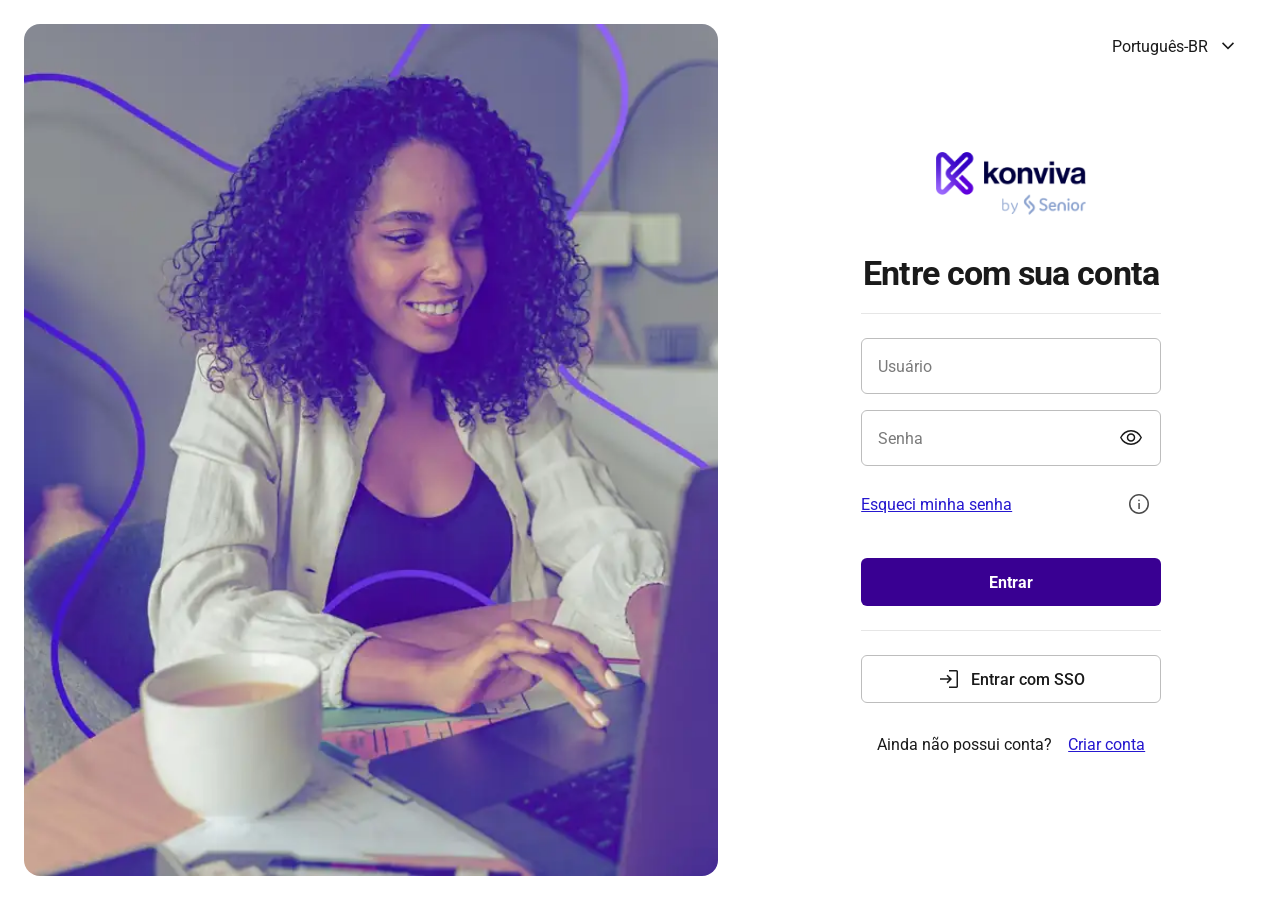
<file: index.html>
<!DOCTYPE html>
<html lang="pt-BR" data-theme="dark">
<head>
<meta charset="utf-8">
<meta name="viewport" content="width=device-width, initial-scale=1">
<title>Konviva by Senior</title>
<link rel="preconnect" href="https://fonts.googleapis.com">
<link rel="preconnect" href="https://fonts.gstatic.com" crossorigin>
<link href="https://fonts.googleapis.com/css2?family=Roboto:wght@400;500;700&display=swap" rel="stylesheet">
<link rel="stylesheet" href="styles.css">
</head>
<body>

<!-- ============================ LOGIN ============================ -->
<main class="route" data-route="login" data-active="true">
  <div class="login" id="login">

    <div class="login__visual">
      <div class="login__media" role="img" aria-label="Pessoa estudando pelo notebook"></div>
    </div>

    <div class="login__panel">
        <div class="login__lang"><div class="lang">
          <button type="button" class="lang__trigger" id="langTrigger"
                  aria-haspopup="listbox" aria-expanded="false" aria-controls="langMenu">
            <span id="langCurrent">Português-BR</span>
            <svg class="lang__chevron" width="24" height="24" viewBox="0 -960 960 960" fill="currentColor" aria-hidden="true">
              <path d="M480-344 240-584l43-43 197 197 197-197 43 43-240 240Z"/>
            </svg>
          </button>
          <ul class="menu" id="langMenu" role="listbox" aria-label="Idioma" data-open="false"></ul>
        </div></div>
      <form class="login__form" id="loginForm" novalidate>

        <div class="brand" data-dim>
          <img class="brand__logo" src="[data-uri]" width="172" height="86" alt="Konviva by Senior">
        </div>

        <h1 class="login__title" data-dim>Entre com sua conta</h1>
        <hr class="divider" data-dim>

        <div class="field" data-dim>
          <label class="sr-only" for="usuario">Usuário</label>
          <input class="field__input" id="usuario" name="usuario" type="text"
                 placeholder="Usuário" autocomplete="username" required>
        </div>

        <div class="field field--password" data-dim>
          <label class="sr-only" for="senha">Senha</label>
          <input class="field__input" id="senha" name="senha" type="password"
                 placeholder="Senha" autocomplete="current-password" required>
          <button type="button" class="field__toggle" id="togglePassword"
                  aria-label="Mostrar senha" aria-pressed="false" aria-controls="senha">
            <svg id="eyeIcon" width="24" height="24" viewBox="0 -960 960 960" fill="currentColor" aria-hidden="true">
              <path d="M600.5-379.5Q650-429 650-500t-49.5-120.5Q551-670 480-670t-120.5 49.5Q310-571 310-500t49.5 120.5Q409-330 480-330t120.5-49.5Zm-200-41Q368-453 368-500t32.5-79.5Q433-612 480-612t79.5 32.5Q592-547 592-500t-32.5 79.5Q527-388 480-388t-79.5-32.5ZM216-283Q98-366 40-500q58-134 176-217t264-83q146 0 264 83t176 217q-58 134-176 217t-264 83q-146 0-264-83Zm264-217Zm222.5 174.5Q804-391 857-500q-53-109-154.5-174.5T480-740q-121 0-222.5 65.5T102-500q54 109 155.5 174.5T480-260q121 0 222.5-65.5Z"/>
            </svg>
          </button>
        </div>

        <div class="login__row"><a class="login__forgot" href="#/login" data-dim data-stub="Esqueci minha senha">Esqueci minha senha</a><button type="button" class="icon-btn login__info" id="infoBtn" aria-label="Informações do sistema" aria-haspopup="dialog">
          <svg width="24" height="24" viewBox="0 -960 960 960" fill="currentColor" aria-hidden="true">
            <path d="M453-280h60v-240h-60v240Zm50.5-323.2q9.5-9.2 9.5-22.8 0-14.45-9.48-24.22-9.48-9.78-23.5-9.78t-23.52 9.78Q447-640.45 447-626q0 13.6 9.48 22.8 9.48 9.2 23.5 9.2t23.52-9.2ZM480.27-80q-82.74 0-155.5-31.5Q252-143 197.5-197.5t-86-127.34Q80-397.68 80-480.5t31.5-155.66Q143-709 197.5-763t127.34-85.5Q397.68-880 480.5-880t155.66 31.5Q709-817 763-763t85.5 127Q880-563 880-480.27q0 82.74-31.5 155.5Q817-252 763-197.68q-54 54.31-127 86Q563-80 480.27-80Zm.23-60Q622-140 721-239.5t99-241Q820-622 721.19-721T480-820q-141 0-240.5 98.81T140-480q0 141 99.5 240.5t241 99.5Zm-.5-340Z"/>
          </svg>
        </button></div>

        <button type="submit" class="btn btn--primary" id="submitBtn">
          <span id="submitLabel">Entrar</span>
        </button>
        <p class="sr-only" role="status" aria-live="polite" id="loginStatus"></p>

        <hr class="divider divider--tight" data-dim>

        <button type="button" class="btn btn--outlined" data-dim data-stub="Entrar com SSO">
          <svg width="24" height="24" viewBox="0 -960 960 960" fill="currentColor" aria-hidden="true">
            <path d="M481-120v-60h299v-600H481v-60h299q24 0 42 18t18 42v600q0 24-18 42t-42 18H481Zm-55-185-43-43 102-102H120v-60h363L381-612l43-43 176 176-174 174Z"/>
          </svg>
          Entrar com SSO
        </button>

        <p class="login__signup" data-dim>
          Ainda não possui conta?
          <a href="#/login" data-stub="Criar conta">Criar conta</a>
        </p>
      </form>

      
    </div>
  </div>
</main>

<!-- ==================== AMBIENTE DO ALUNO ==================== -->
<main class="route" data-route="home">
  <div class="student">
    <a class="skip-link" href="#conteudoAluno">Ir para o conteúdo</a>

    <header class="topbar">
      <button type="button" class="icon-btn" id="drawerToggle"
              aria-label="Abrir menu de navegação" aria-expanded="false" aria-controls="drawer"><svg width="24" height="24" viewBox="0 -960 960 960" fill="currentColor" aria-hidden="true"><path d="M120-240v-60h720v60H120Zm0-210v-60h720v60H120Zm0-210v-60h720v60H120Z"/></svg></button>
      <button type="button" class="topbar__logo-btn" data-page-link="inicio" aria-label="Ir para o início"><img class="topbar__logo" src="[data-uri]" alt="Konviva by Senior"></button>
      <div class="topbar__spacer"></div>

      <div class="searchbar">
        <label class="sr-only" for="buscaPlataforma">Buscar na plataforma</label>
        <input class="searchbar__input" id="buscaPlataforma" type="search" placeholder="Buscar na plataforma">
        <button type="button" class="searchbar__submit" data-stub="Busca" aria-label="Buscar"><svg width="20" height="20" viewBox="0 -960 960 960" fill="currentColor" aria-hidden="true"><path d="M796-121 533-384q-30 26-70 40.5T378-329q-108 0-183-75t-75-181q0-106 75-181t182-75q106 0 180.5 75T632-585q0 43-14 83t-42 75l264 262-44 44ZM377-389q81 0 138-57.5T572-585q0-81-57-138.5T377-781q-82 0-139.5 57.5T180-585q0 81 57.5 138.5T377-389Z"/></svg></button>
        <button type="button" class="ai-btn" data-stub="Assistente inteligente" aria-label="Assistente inteligente"><svg width="20" height="20" viewBox="0 0 24 24" fill="currentColor" aria-hidden="true"><path d="m19 9 1.25-2.75L23 5l-2.75-1.25L19 1l-1.25 2.75L15 5l2.75 1.25zm0 6-1.25 2.75L15 19l2.75 1.25L19 23l1.25-2.75L23 19l-2.75-1.25zm-7.5-5.5L9 4 6.5 9.5 1 12l5.5 2.5L9 20l2.5-5.5L17 12l-5.5-2.5zm-1.51 3.49L9 15.17l-.99-2.18L5.83 12l2.18-.99L9 8.83l.99 2.18 2.18.99-2.18.99z"/></svg></button>
      </div>

      <div class="topbar__actions">
        <button type="button" class="icon-btn" data-page-link="gamificacao" aria-label="Gamificação"><svg width="24" height="24" viewBox="0 -960 960 960" fill="currentColor" aria-hidden="true"><path d="M147-200q-38 0-59.5-25.5T72-296l48-335q8-53 49.5-91t94.5-38h433q53 0 94.5 38t49.5 91l47 335q6 45-15.5 70.5T813-200q-23 0-39-7.5T747-226L643-330H317L213-226q-11 11-27 18.5t-39 7.5Zm18-64 126-126h378l126 126q5 5 18 9 9 0 13.5-9t2.5-18l-48-339q-5-35-29.5-57T697-700H263q-30 0-54.5 22T179-621l-48 339q-2 9 2.5 18t13.5 9q7 0 18-9Zm563-188q12-12 12-28t-12-28q-12-12-28-12t-28 12q-12 12-12 28t12 28q12 12 28 12t28-12Zm-85-130q12-12 12-28t-12-28q-12-12-28-12t-28 12q-12 12-12 28t12 28q12 12 28 12t28-12ZM300-445h50v-75h75v-50h-75v-75h-50v75h-75v50h75v75Zm180-33Z"/></svg></button><button type="button" class="icon-btn" data-page-link="correio" aria-label="Correio"><svg width="24" height="24" viewBox="0 -960 960 960" fill="currentColor" aria-hidden="true"><path d="M140-160q-24 0-42-18t-18-42v-520q0-24 18-42t42-18h680q24 0 42 18t18 42v520q0 24-18 42t-42 18H140Zm340-302L140-685v465h680v-465L480-462Zm0-60 336-218H145l335 218ZM140-685v-55 520-465Z"/></svg></button><button type="button" class="icon-btn" data-page-link="fale-conosco" aria-label="Fale conosco"><svg width="24" height="24" viewBox="0 -960 960 960" fill="currentColor" aria-hidden="true"><path d="M482-40v-60h298v-54H632v-296h148v-68q0-124-87-213.5T482-821q-124 0-213 89.5T180-518v68h148v296H180q-24 0-42-18t-18-42v-304q0-74.73 28.5-140.88Q177-725.03 226-774.51 275-824 341.2-852.5q66.21-28.5 141-28.5 74.8 0 140.3 28.5Q688-824 736.05-774.51q48.05 49.48 76 115.63Q840-592.73 840-518v418q0 24-18 42t-42 18H482ZM180-214h88v-176h-88v176Zm512 0h88v-176h-88v176ZM180-390h88-88Zm512 0h88-88Z"/></svg></button><div class="notif-wrap"><button type="button" class="icon-btn" id="notifBtn" aria-label="Notificações" aria-expanded="false" aria-controls="notifPanel"><svg width="24" height="24" viewBox="0 -960 960 960" fill="currentColor" aria-hidden="true"><path d="M160-200v-60h80v-304q0-84 49.5-150.5T420-798v-22q0-25 17.5-42.5T480-880q25 0 42.5 17.5T540-820v22q81 17 130.5 83.5T720-564v304h80v60H160Zm320-302Zm0 422q-33 0-56.5-23.5T400-160h160q0 33-23.5 56.5T480-80ZM300-260h360v-304q0-75-52.5-127.5T480-744q-75 0-127.5 52.5T300-564v304Z"/></svg></button><div class="notif" id="notifPanel" role="dialog" aria-label="Notificações" hidden>
        <div class="notif__head">
          <div class="notif__head-txt">
            <h3 class="notif__title">Notificações</h3>
            <p class="notif__sub">10 não lidas</p>
          </div>
          <button type="button" class="notif__all" data-page-link="notificacoes">Exibir todos</button>
        </div>
        <div class="notif__list">
        <button type="button" class="notif__item" data-stub="Notificação: Confirmação de matricula">
          <span class="notif__dot" aria-hidden="true"></span>
          <span class="notif__item-body">
            <span class="notif__item-title">Confirmação de matricula</span>
            <span class="notif__item-preview">Prezado Fernando Lui...</span>
          </span>
          <span class="notif__item-date">08/07/2026</span>
        </button>
        <button type="button" class="notif__item" data-stub="Notificação: Confirmação de matricula">
          <span class="notif__dot" aria-hidden="true"></span>
          <span class="notif__item-body">
            <span class="notif__item-title">Confirmação de matricula</span>
            <span class="notif__item-preview">Prezado Fernando Lui...</span>
          </span>
          <span class="notif__item-date">08/07/2026</span>
        </button>
        <button type="button" class="notif__item" data-stub="Notificação: Confirmação de matricula">
          <span class="notif__dot" aria-hidden="true"></span>
          <span class="notif__item-body">
            <span class="notif__item-title">Confirmação de matricula</span>
            <span class="notif__item-preview">Prezado Fernando Lui...</span>
          </span>
          <span class="notif__item-date">07/07/2026</span>
        </button>
        <button type="button" class="notif__item" data-stub="Notificação: Confirmação de matricula">
          <span class="notif__dot" aria-hidden="true"></span>
          <span class="notif__item-body">
            <span class="notif__item-title">Confirmação de matricula</span>
            <span class="notif__item-preview">Prezado Fernando Lui...</span>
          </span>
          <span class="notif__item-date">06/07/2026</span>
        </button>
        <button type="button" class="notif__item" data-stub="Notificação: Novo conteúdo disponível">
          <span class="notif__dot" aria-hidden="true"></span>
          <span class="notif__item-body">
            <span class="notif__item-title">Novo conteúdo disponível</span>
            <span class="notif__item-preview">A trilha Comunicação recebeu...</span>
          </span>
          <span class="notif__item-date">05/07/2026</span>
        </button></div>
        <button type="button" class="notif__mark" data-stub="Marcar todas como lidas"><svg width="20" height="20" viewBox="0 0 24 24" fill="none" stroke="currentColor" stroke-width="2" aria-hidden="true"><rect x="3" y="5" width="18" height="14" rx="2"/><path d="m3 7 9 6 9-6"/></svg> Marcar todas como lidas</button>
      </div></div>
        <div class="usermenu">
          <button type="button" class="avatar avatar--topbar" id="userTrigger"
                  aria-haspopup="true" aria-expanded="false" aria-controls="userMenu"
                  aria-label="Opções do usuário, Fernando Luiz">FL</button>

          <div class="usermenu__panel" id="userMenu" aria-label="Opções do usuário" data-open="false">
            <div class="usermenu__head">
              <span class="avatar avatar--menu" aria-hidden="true">FL</span>
              <span class="usermenu__id">
                <span class="usermenu__name">Fernando Luiz</span>
                <span class="usermenu__role">Aluno</span>
              </span>
              <span class="usermenu__caret" aria-hidden="true"><svg width="20" height="20" viewBox="0 -960 960 960" fill="currentColor" aria-hidden="true"><path d="M480-344 240-584l43-43 197 197 197-197 43 43-240 240Z"/></svg></span>
            </div>
            <div class="usermenu__list">
              <button type="button" class="usermenu__item" data-page-link="perfil"><svg width="24" height="24" viewBox="0 -960 960 960" fill="currentColor" aria-hidden="true"><path d="M222-255q63-44 125-67.5T480-346q71 0 133.5 23.5T739-255q44-54 62.5-109T820-480q0-145-97.5-242.5T480-820q-145 0-242.5 97.5T140-480q0 61 19 116t63 109Zm160.5-234.5Q343-529 343-587t39.5-97.5Q422-724 480-724t97.5 39.5Q617-645 617-587t-39.5 97.5Q538-450 480-450t-97.5-39.5ZM480-80q-82 0-155-31.5t-127.5-86Q143-252 111.5-325T80-480q0-83 31.5-155.5t86-127Q252-817 325-848.5T480-880q83 0 155.5 31.5t127 86q54.5 54.5 86 127T880-480q0 82-31.5 155t-86 127.5q-54.5 54.5-127 86T480-80Zm107.5-76Q640-172 691-212q-51-36-104-55t-107-19q-54 0-107 19t-104 55q51 40 103.5 56T480-140q55 0 107.5-16Zm-52-375.5Q557-553 557-587t-21.5-55.5Q514-664 480-664t-55.5 21.5Q403-621 403-587t21.5 55.5Q446-510 480-510t55.5-21.5ZM480-587Zm0 374Z"/></svg><span>Meu perfil</span></button>
              <button type="button" class="usermenu__item" data-page-link="login-mobile"><svg width="24" height="24" viewBox="0 -960 960 960" fill="currentColor" aria-hidden="true"><path d="M520-120v-80h80v80h-80Zm-80-80v-200h80v200h-80Zm320-120v-160h80v160h-80Zm-80-160v-80h80v80h-80Zm-480 80v-80h80v80h-80Zm-80-80v-80h80v80h-80Zm360-280v-80h80v80h-80ZM170-650h140v-140H170v140Zm-50 50v-240h240v240H120Zm50 430h140v-140H170v140Zm-50 50v-240h240v240H120Zm530-530h140v-140H650v140Zm-50 50v-240h240v240H600Zm80 480v-120h-80v-80h160v120h80v80H680ZM520-400v-80h160v80H520Zm-160 0v-80h-80v-80h240v80h-80v80h-80Zm40-200v-160h80v80h80v80H400Zm-190-90v-60h60v60h-60Zm0 480v-60h60v60h-60Zm480-480v-60h60v60h-60Z"/></svg><span>Login mobile</span></button>
              <button type="button" class="usermenu__item" data-page-link="privacidade"><svg width="24" height="24" viewBox="0 -960 960 960" fill="currentColor" aria-hidden="true"><path d="M480-81q-140-35-230-162.5T160-523v-238l320-120 320 120v238q0 152-90 279.5T480-81Zm0-62q115-38 187.5-143.5T740-523v-196l-260-98-260 98v196q0 131 72.5 236.5T480-143Zm0-337Z"/></svg><span>Política de privacidade</span></button>
              <button type="button" class="usermenu__item" data-page-link="tour"><svg width="24" height="24" viewBox="0 -960 960 960" fill="currentColor" aria-hidden="true"><path d="M200-80v-800h60v84h580l-81 193 81 193H260v330h-60Zm60-656v266-266Zm292 183.79q21-21.21 21-51T551.79-654q-21.21-21-51-21T450-653.79q-21 21.21-21 51T450.21-552q21.21 21 51 21T552-552.21ZM260-470h491l-55-133 55-133H260v266Z"/></svg><span>Tour</span></button>
              <button type="button" class="usermenu__item" id="themeToggle" data-stub="Alternar tema">
                <span class="usermenu__ico" id="themeIcon"><svg width="24" height="24" viewBox="0 -960 960 960" fill="currentColor" aria-hidden="true"><path d="M579-381q41-41 41-99t-41-99q-41-41-99-41t-99 41q-41 41-41 99t41 99q41 41 99 41t99-41Zm-240.5 42.5Q280-397 280-480t58.5-141.5Q397-680 480-680t141.5 58.5Q680-563 680-480t-58.5 141.5Q563-280 480-280t-141.5-58.5ZM200-450H40v-60h160v60Zm720 0H760v-60h160v60ZM450-760v-160h60v160h-60Zm0 720v-160h60v160h-60ZM262-658l-100-97 43-44 96 100-39 41Zm494 496-98-100 41-41 99 98-42 43Zm-99-537 98-99 44 42-99 98-43-41ZM162-205l99-98 42 42-98 99-43-43Zm318-275Z"/></svg></span><span id="themeLabel">Modo claro</span>
              </button>
              <button type="button" class="usermenu__item" id="langToggle"
                      aria-expanded="false" aria-controls="usermenuLangs">
                <svg width="24" height="24" viewBox="0 -960 960 960" fill="currentColor" aria-hidden="true"><path d="M323-111.5Q250-143 196-197t-85-127.5Q80-398 80-482t31-156.5Q142-711 196-765t127-84.5Q396-880 480-880t157 30.5Q710-819 764-765t85 126.5Q880-566 880-482t-31 157.5Q818-251 764-197t-127 85.5Q564-80 480-80t-157-31.5ZM480-138q35-36 58.5-82.5T577-331H384q14 60 37.5 108t58.5 85Zm-85-12q-25-38-43-82t-30-99H172q38 71 88 111.5T395-150Zm171-1q72-23 129.5-69T788-331H639q-13 54-30.5 98T566-151ZM152-391h159q-3-27-3.5-48.5T307-482q0-25 1-44.5t4-43.5H152q-7 24-9.5 43t-2.5 45q0 26 2.5 46.5T152-391Zm221 0h215q4-31 5-50.5t1-40.5q0-20-1-38.5t-5-49.5H373q-4 31-5 49.5t-1 38.5q0 21 1 40.5t5 50.5Zm275 0h160q7-24 9.5-44.5T820-482q0-26-2.5-45t-9.5-43H649q3 35 4 53.5t1 34.5q0 22-1.5 41.5T648-391Zm-10-239h150q-33-69-90.5-115T565-810q25 37 42.5 80T638-630Zm-254 0h194q-11-53-37-102.5T480-820q-32 27-54 71t-42 119Zm-212 0h151q11-54 28-96.5t43-82.5q-75 19-131 64t-91 115Z"/></svg><span>Idioma</span><span class="usermenu__chev" id="langChev"><svg width="20" height="20" viewBox="0 -960 960 960" fill="currentColor" aria-hidden="true"><path d="M480-344 240-584l43-43 197 197 197-197 43 43-240 240Z"/></svg></span>
              </button>
              <div class="usermenu__langs" id="usermenuLangs" role="group" aria-label="Idioma" hidden></div>
              <hr class="usermenu__divider">
              <button type="button" class="usermenu__item" id="logoutBtn"><svg width="24" height="24" viewBox="0 -960 960 960" fill="currentColor" aria-hidden="true"><path d="M180-120q-24 0-42-18t-18-42v-600q0-24 18-42t42-18h299v60H180v600h299v60H180Zm486-185-43-43 102-102H360v-60h363L621-612l43-43 176 176-174 174Z"/></svg><span>Sair</span></button>
            </div>
          </div>
        </div>
      </div>
    </header>

    <div class="drawer-scrim" id="drawerScrim" hidden></div>
    <nav class="drawer" id="drawer" aria-label="Navegação principal" data-open="false">
      <button type="button" class="icon-btn drawer__collapse" id="drawerClose" aria-label="Fechar menu de navegação"><svg width="24" height="24" viewBox="0 -960 960 960" fill="currentColor" aria-hidden="true"><path d="M120-240v-60h520v60H120Zm678-52L609-481l188-188 43 43-145 145 146 146-43 43ZM120-452v-60h400v60H120Zm0-208v-60h520v60H120Z"/></svg></button>
      <div class="drawer__list"><button type="button" class="drawer__item drawer__item--active" data-page-link="inicio" aria-current="page"><svg width="24" height="24" viewBox="0 -960 960 960" fill="currentColor" aria-hidden="true"><path d="M220-180h150v-250h220v250h150v-390L480-765 220-570v390Zm-60 60v-480l320-240 320 240v480H530v-250H430v250H160Zm320-353Z"/></svg><span>Início</span></button><button type="button" class="drawer__item" data-page-link="meu-aprendizado"><svg width="24" height="24" viewBox="0 -960 960 960" fill="currentColor" aria-hidden="true"><path d="M479-120 189-279v-240L40-600l439-240 441 240v317h-60v-282l-91 46v240L479-120Zm0-308 315-172-315-169-313 169 313 172Zm0 240 230-127v-168L479-360 249-485v170l230 127Zm1-240Zm-1 74Zm0 0Z"/></svg><span>Meu aprendizado</span></button><button type="button" class="drawer__item" data-page-link="cursos-concluidos"><svg width="24" height="24" viewBox="0 -960 960 960" fill="currentColor" aria-hidden="true"><path d="M390-740h60v-60h-60v60Zm120 0v-60h60v60h-60ZM390-500v-60h60v60h-60Zm240-120v-60h60v60h-60Zm0 120v-60h60v60h-60Zm-120 0v-60h60v60h-60Zm120-240v-60h60v60h-60Zm-180 60v-60h60v60h-60ZM270-160v-640h60v60h60v60h-60v60h60v60h-60v400h-60Zm300-400v-60h60v60h-60Zm-120 0v-60h60v60h-60Zm-60-60v-60h60v60h-60Zm120 0v-60h60v60h-60Zm60-60v-60h60v60h-60Z"/></svg><span>Cursos concluídos</span></button><button type="button" class="drawer__item" data-page-link="trilhas"><svg width="24" height="24" viewBox="0 -960 960 960" fill="currentColor" aria-hidden="true"><path d="M245-165.53Q200-211.06 200-275v-349q-35-13-57.5-41.26-22.5-28.27-22.5-64.41Q120-776 152.5-808t78-32q45.5 0 77.5 32.14t32 78.05q0 35.81-22.5 64.31T260-624v349q0 39.19 27.5 67.09Q315-180 355.5-180t67.5-27.91q27-27.9 27-67.09v-410q0-65 45-110t110-45q65 0 110 45t45 110v349q35 13 57.5 41.36Q840-266.27 840-230q0 45-32.08 77.5Q775.83-120 730-120q-45 0-77.5-32.5T620-230q0-36.3 22.5-65.15Q665-324 700-336v-349q0-40-27.5-67.5T605-780q-40 0-67.5 27.5T510-685v410q0 63.94-45 109.47T355-120q-65 0-110-45.53ZM230.5-680q20.5 0 35-15t14.5-35.5q0-20.5-14.37-35Q251.25-780 230-780q-20 0-35 14.37-15 14.38-15 35.63 0 20 15 35t35.5 15Zm500 500q20.5 0 35-15t14.5-35.5q0-20.5-14.37-35Q751.25-280 730-280q-20 0-35 14.37-15 14.38-15 35.63 0 20 15 35t35.5 15ZM230-730Zm500 500Z"/></svg><span>Trilhas</span></button><button type="button" class="drawer__item" data-page-link="catalogo"><svg width="24" height="24" viewBox="0 -960 960 960" fill="currentColor" aria-hidden="true"><path d="M140-220v-520 520Zm0 60q-24 0-42-18t-18-42v-520q0-24 18-42t42-18h281l60 60h339q24 0 42 18t18 42v194q-14-8-29-11t-31-3v-180H456l-60-60H140v520h360v60H140Zm420 80v-123l221-220q9-9 20-13t22-4q12 0 23 4.5t20 13.5l37 37q9 9 13 20t4 22q0 11-4.5 22.5T902.09-300L683-80H560Zm300-263-37-37 37 37ZM620-140h38l121-122-18-19-19-18-122 121v38Zm141-141-19-18 37 37-18-19Z"/></svg><span>Catálogo</span></button><button type="button" class="drawer__item" data-page-link="biblioteca"><svg width="24" height="24" viewBox="0 -960 960 960" fill="currentColor" aria-hidden="true"><path d="M220-80q-24 0-42-18t-18-42v-680q0-24 18-42t42-18h520q24 0 42 18t18 42v680q0 24-18 42t-42 18H220Zm0-60h520v-680h-60v266l-97-56-97 56v-266H220v680Zm0 0v-680 680Zm266-414 97-56 97 56-97-56-97 56Z"/></svg><span>Biblioteca</span></button><button type="button" class="drawer__item" data-page-link="gamificacao"><svg width="24" height="24" viewBox="0 -960 960 960" fill="currentColor" aria-hidden="true"><path d="M147-200q-38 0-59.5-25.5T72-296l48-335q8-53 49.5-91t94.5-38h433q53 0 94.5 38t49.5 91l47 335q6 45-15.5 70.5T813-200q-23 0-39-7.5T747-226L643-330H317L213-226q-11 11-27 18.5t-39 7.5Zm18-64 126-126h378l126 126q5 5 18 9 9 0 13.5-9t2.5-18l-48-339q-5-35-29.5-57T697-700H263q-30 0-54.5 22T179-621l-48 339q-2 9 2.5 18t13.5 9q7 0 18-9Zm563-188q12-12 12-28t-12-28q-12-12-28-12t-28 12q-12 12-12 28t12 28q12 12 28 12t28-12Zm-85-130q12-12 12-28t-12-28q-12-12-28-12t-28 12q-12 12-12 28t12 28q12 12 28 12t28-12ZM300-445h50v-75h75v-50h-75v-75h-50v75h-75v50h75v75Zm180-33Z"/></svg><span>Gamificação</span></button><button type="button" class="drawer__item" data-page-link="post"><svg width="24" height="24" viewBox="0 -960 960 960" fill="currentColor" aria-hidden="true"><path d="M880-81 721-240H300q-24.75 0-42.37-17.63Q240-275.25 240-300v-80h440q24.75 0 42.38-17.63Q740-415.25 740-440v-280h80q24.75 0 42.38 17.62Q880-684.75 880-660v579ZM140-425l75-75h405v-320H140v395ZM80-280v-540q0-24.75 17.63-42.38Q115.25-880 140-880h480q24.75 0 42.38 17.62Q680-844.75 680-820v320q0 24.75-17.62 42.37Q644.75-440 620-440H240L80-280Zm60-220v-320 320Z"/></svg><span>Post</span></button></div>
    </nav>

    <div id="conteudoAluno" class="student__content">
      <section data-page="inicio">


      <section class="hero" aria-labelledby="heroTitle">
        <div class="hero__media ph" data-slot="hero"></div>
        <div class="hero__content">
          <h1 class="hero__title" id="heroTitle">Formação Completa para Novos Motoristas</h1>
          <p class="hero__text">Aprenda a dirigir com segurança e confiança, desenvolvendo habilidades essenciais para o dia a dia no trânsito.</p>
          <button type="button" class="btn-accent btn-accent--brand" data-page-link="curso" data-stub="Acessar formação">Acessar <svg width="18" height="18" viewBox="0 -960 960 960" fill="currentColor" aria-hidden="true"><path d="M530-481 332-679l43-43 241 241-241 241-43-43 198-198Z"/></svg></button>
        </div>
      </section>

      <section class="section" aria-labelledby="destaqueTitle">
        <div class="section__head">
          <h2 class="section__title" id="destaqueTitle">Em destaque</h2>
        </div>
        <div class="featuregrid" role="group" aria-label="Conteúdos em destaque"><article class="feature"><div class="ph" data-slot="destaque-1"></div><div class="feature__bar"><h3 class="feature__title">Direção Defensiva na Prática</h3><button type="button" class="btn-accent btn-accent--sm btn-accent--brand" data-page-link="curso" data-stub="Saiba mais — Direção Defensiva na Prática">Saiba mais</button></div></article><article class="feature"><div class="ph" data-slot="destaque-2"></div><div class="feature__bar"><h3 class="feature__title">Técnicas Essenciais de Direção</h3><button type="button" class="btn-accent btn-accent--sm btn-accent--brand" data-page-link="curso" data-stub="Saiba mais — Técnicas Essenciais de Direção">Saiba mais</button></div></article><article class="feature"><div class="ph" data-slot="destaque-3"></div><div class="feature__bar"><h3 class="feature__title">Certificações reconhecidas</h3><button type="button" class="btn-accent btn-accent--sm btn-accent--brand" data-page-link="curso" data-stub="Saiba mais — Certificações reconhecidas">Saiba mais</button></div></article></div>
      </section>

      <section class="section" aria-labelledby="resumeTitle">
        <div class="resume">
          <div class="ring" role="progressbar" aria-valuenow="65" aria-valuemin="0" aria-valuemax="100" aria-label="Progresso do curso">
            <svg width="56" height="56" viewBox="0 0 56 56" aria-hidden="true">
              <circle class="ring__track" cx="28" cy="28" r="25"></circle>
              <circle class="ring__value" cx="28" cy="28" r="25" stroke-dasharray="102.1 157.1"></circle>
            </svg>
            <span class="ring__label">65%</span>
          </div>
          <div class="resume__body">
            <p class="resume__eyebrow">Continue estudando</p>
            <h2 class="resume__title" id="resumeTitle">Formação Completa para Novos Motoristas</h2>
            <p class="resume__text">Faltam apenas 3 conteúdos para concluir seu curso e desbloquear o certificado.</p>
          </div>
          <button type="button" class="btn-accent" data-stub="Retomar curso"><svg width="18" height="18" viewBox="0 -960 960 960" fill="currentColor" aria-hidden="true"><path d="M320-203v-560l440 280-440 280Zm60-280Zm0 171 269-171-269-171v342Z"/></svg> Retomar</button>
        </div>
      </section>

      <section class="section" aria-labelledby="cursosTitle">
        <div class="section__head">
          <div>
            <h2 class="section__title" id="cursosTitle">Meus cursos</h2>
            <p class="section__subtitle">Continue seus estudos, os cursos que você selecionou estão aqui.</p>
          </div>
          <a class="section__link" href="#/home" data-stub="Ver todos — Meus cursos">Ver todos <svg width="16" height="16" viewBox="0 -960 960 960" fill="currentColor" aria-hidden="true"><path d="M530-481 332-679l43-43 241 241-241 241-43-43 198-198Z"/></svg></a>
        </div>
        <div class="carousel"><button type="button" class="carousel__nav carousel__nav--prev" data-dir="prev" aria-label="Anterior"><svg width="24" height="24" viewBox="0 -960 960 960" fill="currentColor" aria-hidden="true"><path d="M561-240 320-481l241-241 43 43-198 198 198 198-43 43Z"/></svg></button><div class="carousel__viewport"><div class="carousel__track" style="--track-col:300px" tabindex="0" role="group" aria-label="Meus cursos"><div class="cslot"><article class="ccard" tabindex="0" aria-label="Gestão do tempo (obrigatório) — 50% concluído">
            <div class="ccard__media"><span class="badge-required" aria-hidden="true">Obrigatório</span><div class="ph" data-slot="curso-1"></div></div>
            <div class="ccard__body">
              <h3 class="ccard__title">Gestão do tempo</h3>
              <div class="ccard__progress">
                <div class="bar" role="progressbar" aria-valuenow="50" aria-valuemin="0" aria-valuemax="100" aria-label="Progresso">
                  <div class="bar__fill" style="width:50%"></div>
                </div>
                <span class="ccard__pct">50%</span>
              </div>
              <div class="ccard__extra">
                <div class="ccard__extra-in">
                  <button type="button" class="btn-accent ccard__continue" data-page-link="classroom" data-stub="Continuar — Gestão do tempo" tabindex="-1"><svg width="20" height="20" viewBox="0 0 24 24" fill="currentColor" aria-hidden="true"><path d="M8 5v14l11-7z"/></svg> Continuar</button>
                  <div class="ccard__stats">
                    <div class="ccard__stat"><span class="ccard__statv"><svg width="20" height="20" viewBox="0 0 24 24" fill="currentColor" aria-hidden="true"><path d="M11.99 2C6.47 2 2 6.48 2 12s4.47 10 9.99 10C17.52 22 22 17.52 22 12S17.52 2 11.99 2zM12 20c-4.42 0-8-3.58-8-8s3.58-8 8-8 8 3.58 8 8-3.58 8-8 8zm.5-13H11v6l5.25 3.15.75-1.23-4.5-2.67z"/></svg> 04h 30m</span><span class="ccard__statl">Duração</span></div>
                    <span class="ccard__vsep" aria-hidden="true"></span>
                    <div class="ccard__stat"><span class="ccard__statv ccard__statv--ok"><svg width="20" height="20" viewBox="0 0 24 24" fill="currentColor" aria-hidden="true"><path d="M12 2C6.48 2 2 6.48 2 12s4.48 10 10 10 10-4.48 10-10S17.52 2 12 2zm0 18c-4.41 0-8-3.59-8-8s3.59-8 8-8 8 3.59 8 8-3.59 8-8 8zm3.5-9c.83 0 1.5-.67 1.5-1.5S16.33 8 15.5 8 14 8.67 14 9.5s.67 1.5 1.5 1.5zm-7 0c.83 0 1.5-.67 1.5-1.5S9.33 8 8.5 8 7 8.67 7 9.5 7.67 11 8.5 11zm3.5 6.5c2.33 0 4.31-1.46 5.11-3.5H6.89c.8 2.04 2.78 3.5 5.11 3.5z"/></svg> 89%</span><span class="ccard__statl">Avaliação</span></div>
                    <span class="ccard__vsep" aria-hidden="true"></span>
                    <div class="ccard__stat"><span class="ccard__statv"><svg width="20" height="20" viewBox="0 0 24 24" fill="currentColor" aria-hidden="true"><path d="M16 6l2.29 2.29-4.88 4.88-4-4L2 16.59 3.41 18l6-6 4 4 6.3-6.29L22 12V6z"/></svg> 42%</span><span class="ccard__statl">Aproveitamento</span></div>
                  </div>
                  <div class="ccard__foot">
                    <div class="ccard__foot-tags">
                      <span class="ccard__tag">Curso</span>
                      <span class="ccard__dot" aria-hidden="true"></span>
                      <span class="ccard__tag">À distância</span>
                      <span class="ccard__dot" aria-hidden="true"></span>
                      <span class="ccard__tag">Sequência: 1</span>
                    </div>
                    <button type="button" class="ccard__info" data-page-link="curso" data-stub="Informações — Gestão do tempo" tabindex="-1" aria-label="Informações sobre Gestão do tempo"><svg width="20" height="20" viewBox="0 0 24 24" fill="currentColor" aria-hidden="true"><path d="M11 7h2v2h-2zm0 4h2v6h-2zm1-9C6.48 2 2 6.48 2 12s4.48 10 10 10 10-4.48 10-10S17.52 2 12 2zm0 18c-4.41 0-8-3.59-8-8s3.59-8 8-8 8 3.59 8 8-3.59 8-8 8z"/></svg></button>
                  </div>
                </div>
              </div>
            </div>
          </article></div><div class="cslot"><article class="ccard" tabindex="0" aria-label="Comunicação em 4 etapas — 50% concluído">
            <div class="ccard__media"><div class="ph" data-slot="curso-2"></div></div>
            <div class="ccard__body">
              <h3 class="ccard__title">Comunicação em 4 etapas</h3>
              <div class="ccard__progress">
                <div class="bar" role="progressbar" aria-valuenow="50" aria-valuemin="0" aria-valuemax="100" aria-label="Progresso">
                  <div class="bar__fill" style="width:50%"></div>
                </div>
                <span class="ccard__pct">50%</span>
              </div>
              <div class="ccard__extra">
                <div class="ccard__extra-in">
                  <button type="button" class="btn-accent ccard__continue" data-page-link="classroom" data-stub="Continuar — Comunicação em 4 etapas" tabindex="-1"><svg width="20" height="20" viewBox="0 0 24 24" fill="currentColor" aria-hidden="true"><path d="M8 5v14l11-7z"/></svg> Continuar</button>
                  <div class="ccard__stats">
                    <div class="ccard__stat"><span class="ccard__statv"><svg width="20" height="20" viewBox="0 0 24 24" fill="currentColor" aria-hidden="true"><path d="M11.99 2C6.47 2 2 6.48 2 12s4.47 10 9.99 10C17.52 22 22 17.52 22 12S17.52 2 11.99 2zM12 20c-4.42 0-8-3.58-8-8s3.58-8 8-8 8 3.58 8 8-3.58 8-8 8zm.5-13H11v6l5.25 3.15.75-1.23-4.5-2.67z"/></svg> 04h 30m</span><span class="ccard__statl">Duração</span></div>
                    <span class="ccard__vsep" aria-hidden="true"></span>
                    <div class="ccard__stat"><span class="ccard__statv ccard__statv--ok"><svg width="20" height="20" viewBox="0 0 24 24" fill="currentColor" aria-hidden="true"><path d="M12 2C6.48 2 2 6.48 2 12s4.48 10 10 10 10-4.48 10-10S17.52 2 12 2zm0 18c-4.41 0-8-3.59-8-8s3.59-8 8-8 8 3.59 8 8-3.59 8-8 8zm3.5-9c.83 0 1.5-.67 1.5-1.5S16.33 8 15.5 8 14 8.67 14 9.5s.67 1.5 1.5 1.5zm-7 0c.83 0 1.5-.67 1.5-1.5S9.33 8 8.5 8 7 8.67 7 9.5 7.67 11 8.5 11zm3.5 6.5c2.33 0 4.31-1.46 5.11-3.5H6.89c.8 2.04 2.78 3.5 5.11 3.5z"/></svg> 89%</span><span class="ccard__statl">Avaliação</span></div>
                    <span class="ccard__vsep" aria-hidden="true"></span>
                    <div class="ccard__stat"><span class="ccard__statv"><svg width="20" height="20" viewBox="0 0 24 24" fill="currentColor" aria-hidden="true"><path d="M16 6l2.29 2.29-4.88 4.88-4-4L2 16.59 3.41 18l6-6 4 4 6.3-6.29L22 12V6z"/></svg> 42%</span><span class="ccard__statl">Aproveitamento</span></div>
                  </div>
                  <div class="ccard__foot">
                    <div class="ccard__foot-tags">
                      <span class="ccard__tag">Curso</span>
                      <span class="ccard__dot" aria-hidden="true"></span>
                      <span class="ccard__tag">À distância</span>
                      <span class="ccard__dot" aria-hidden="true"></span>
                      <span class="ccard__tag">Sequência: 1</span>
                    </div>
                    <button type="button" class="ccard__info" data-page-link="curso" data-stub="Informações — Comunicação em 4 etapas" tabindex="-1" aria-label="Informações sobre Comunicação em 4 etapas"><svg width="20" height="20" viewBox="0 0 24 24" fill="currentColor" aria-hidden="true"><path d="M11 7h2v2h-2zm0 4h2v6h-2zm1-9C6.48 2 2 6.48 2 12s4.48 10 10 10 10-4.48 10-10S17.52 2 12 2zm0 18c-4.41 0-8-3.59-8-8s3.59-8 8-8 8 3.59 8 8-3.59 8-8 8z"/></svg></button>
                  </div>
                </div>
              </div>
            </div>
          </article></div><div class="cslot"><article class="ccard" tabindex="0" aria-label="Orientação ao cliente — 50% concluído">
            <div class="ccard__media"><div class="ph" data-slot="curso-3"></div></div>
            <div class="ccard__body">
              <h3 class="ccard__title">Orientação ao cliente</h3>
              <div class="ccard__progress">
                <div class="bar" role="progressbar" aria-valuenow="50" aria-valuemin="0" aria-valuemax="100" aria-label="Progresso">
                  <div class="bar__fill" style="width:50%"></div>
                </div>
                <span class="ccard__pct">50%</span>
              </div>
              <div class="ccard__extra">
                <div class="ccard__extra-in">
                  <button type="button" class="btn-accent ccard__continue" data-page-link="classroom" data-stub="Continuar — Orientação ao cliente" tabindex="-1"><svg width="20" height="20" viewBox="0 0 24 24" fill="currentColor" aria-hidden="true"><path d="M8 5v14l11-7z"/></svg> Continuar</button>
                  <div class="ccard__stats">
                    <div class="ccard__stat"><span class="ccard__statv"><svg width="20" height="20" viewBox="0 0 24 24" fill="currentColor" aria-hidden="true"><path d="M11.99 2C6.47 2 2 6.48 2 12s4.47 10 9.99 10C17.52 22 22 17.52 22 12S17.52 2 11.99 2zM12 20c-4.42 0-8-3.58-8-8s3.58-8 8-8 8 3.58 8 8-3.58 8-8 8zm.5-13H11v6l5.25 3.15.75-1.23-4.5-2.67z"/></svg> 04h 30m</span><span class="ccard__statl">Duração</span></div>
                    <span class="ccard__vsep" aria-hidden="true"></span>
                    <div class="ccard__stat"><span class="ccard__statv ccard__statv--ok"><svg width="20" height="20" viewBox="0 0 24 24" fill="currentColor" aria-hidden="true"><path d="M12 2C6.48 2 2 6.48 2 12s4.48 10 10 10 10-4.48 10-10S17.52 2 12 2zm0 18c-4.41 0-8-3.59-8-8s3.59-8 8-8 8 3.59 8 8-3.59 8-8 8zm3.5-9c.83 0 1.5-.67 1.5-1.5S16.33 8 15.5 8 14 8.67 14 9.5s.67 1.5 1.5 1.5zm-7 0c.83 0 1.5-.67 1.5-1.5S9.33 8 8.5 8 7 8.67 7 9.5 7.67 11 8.5 11zm3.5 6.5c2.33 0 4.31-1.46 5.11-3.5H6.89c.8 2.04 2.78 3.5 5.11 3.5z"/></svg> 89%</span><span class="ccard__statl">Avaliação</span></div>
                    <span class="ccard__vsep" aria-hidden="true"></span>
                    <div class="ccard__stat"><span class="ccard__statv"><svg width="20" height="20" viewBox="0 0 24 24" fill="currentColor" aria-hidden="true"><path d="M16 6l2.29 2.29-4.88 4.88-4-4L2 16.59 3.41 18l6-6 4 4 6.3-6.29L22 12V6z"/></svg> 42%</span><span class="ccard__statl">Aproveitamento</span></div>
                  </div>
                  <div class="ccard__foot">
                    <div class="ccard__foot-tags">
                      <span class="ccard__tag">Curso</span>
                      <span class="ccard__dot" aria-hidden="true"></span>
                      <span class="ccard__tag">À distância</span>
                      <span class="ccard__dot" aria-hidden="true"></span>
                      <span class="ccard__tag">Sequência: 1</span>
                    </div>
                    <button type="button" class="ccard__info" data-page-link="curso" data-stub="Informações — Orientação ao cliente" tabindex="-1" aria-label="Informações sobre Orientação ao cliente"><svg width="20" height="20" viewBox="0 0 24 24" fill="currentColor" aria-hidden="true"><path d="M11 7h2v2h-2zm0 4h2v6h-2zm1-9C6.48 2 2 6.48 2 12s4.48 10 10 10 10-4.48 10-10S17.52 2 12 2zm0 18c-4.41 0-8-3.59-8-8s3.59-8 8-8 8 3.59 8 8-3.59 8-8 8z"/></svg></button>
                  </div>
                </div>
              </div>
            </div>
          </article></div><div class="cslot"><article class="ccard" tabindex="0" aria-label="Orientação ao cliente — 50% concluído">
            <div class="ccard__media"><div class="ph" data-slot="curso-4"></div></div>
            <div class="ccard__body">
              <h3 class="ccard__title">Orientação ao cliente</h3>
              <div class="ccard__progress">
                <div class="bar" role="progressbar" aria-valuenow="50" aria-valuemin="0" aria-valuemax="100" aria-label="Progresso">
                  <div class="bar__fill" style="width:50%"></div>
                </div>
                <span class="ccard__pct">50%</span>
              </div>
              <div class="ccard__extra">
                <div class="ccard__extra-in">
                  <button type="button" class="btn-accent ccard__continue" data-page-link="classroom" data-stub="Continuar — Orientação ao cliente" tabindex="-1"><svg width="20" height="20" viewBox="0 0 24 24" fill="currentColor" aria-hidden="true"><path d="M8 5v14l11-7z"/></svg> Continuar</button>
                  <div class="ccard__stats">
                    <div class="ccard__stat"><span class="ccard__statv"><svg width="20" height="20" viewBox="0 0 24 24" fill="currentColor" aria-hidden="true"><path d="M11.99 2C6.47 2 2 6.48 2 12s4.47 10 9.99 10C17.52 22 22 17.52 22 12S17.52 2 11.99 2zM12 20c-4.42 0-8-3.58-8-8s3.58-8 8-8 8 3.58 8 8-3.58 8-8 8zm.5-13H11v6l5.25 3.15.75-1.23-4.5-2.67z"/></svg> 04h 30m</span><span class="ccard__statl">Duração</span></div>
                    <span class="ccard__vsep" aria-hidden="true"></span>
                    <div class="ccard__stat"><span class="ccard__statv ccard__statv--ok"><svg width="20" height="20" viewBox="0 0 24 24" fill="currentColor" aria-hidden="true"><path d="M12 2C6.48 2 2 6.48 2 12s4.48 10 10 10 10-4.48 10-10S17.52 2 12 2zm0 18c-4.41 0-8-3.59-8-8s3.59-8 8-8 8 3.59 8 8-3.59 8-8 8zm3.5-9c.83 0 1.5-.67 1.5-1.5S16.33 8 15.5 8 14 8.67 14 9.5s.67 1.5 1.5 1.5zm-7 0c.83 0 1.5-.67 1.5-1.5S9.33 8 8.5 8 7 8.67 7 9.5 7.67 11 8.5 11zm3.5 6.5c2.33 0 4.31-1.46 5.11-3.5H6.89c.8 2.04 2.78 3.5 5.11 3.5z"/></svg> 89%</span><span class="ccard__statl">Avaliação</span></div>
                    <span class="ccard__vsep" aria-hidden="true"></span>
                    <div class="ccard__stat"><span class="ccard__statv"><svg width="20" height="20" viewBox="0 0 24 24" fill="currentColor" aria-hidden="true"><path d="M16 6l2.29 2.29-4.88 4.88-4-4L2 16.59 3.41 18l6-6 4 4 6.3-6.29L22 12V6z"/></svg> 42%</span><span class="ccard__statl">Aproveitamento</span></div>
                  </div>
                  <div class="ccard__foot">
                    <div class="ccard__foot-tags">
                      <span class="ccard__tag">Curso</span>
                      <span class="ccard__dot" aria-hidden="true"></span>
                      <span class="ccard__tag">À distância</span>
                      <span class="ccard__dot" aria-hidden="true"></span>
                      <span class="ccard__tag">Sequência: 1</span>
                    </div>
                    <button type="button" class="ccard__info" data-page-link="curso" data-stub="Informações — Orientação ao cliente" tabindex="-1" aria-label="Informações sobre Orientação ao cliente"><svg width="20" height="20" viewBox="0 0 24 24" fill="currentColor" aria-hidden="true"><path d="M11 7h2v2h-2zm0 4h2v6h-2zm1-9C6.48 2 2 6.48 2 12s4.48 10 10 10 10-4.48 10-10S17.52 2 12 2zm0 18c-4.41 0-8-3.59-8-8s3.59-8 8-8 8 3.59 8 8-3.59 8-8 8z"/></svg></button>
                  </div>
                </div>
              </div>
            </div>
          </article></div><div class="cslot"><article class="ccard" tabindex="0" aria-label="Orientação ao cliente — 50% concluído">
            <div class="ccard__media"><div class="ph" data-slot="curso-5"></div></div>
            <div class="ccard__body">
              <h3 class="ccard__title">Orientação ao cliente</h3>
              <div class="ccard__progress">
                <div class="bar" role="progressbar" aria-valuenow="50" aria-valuemin="0" aria-valuemax="100" aria-label="Progresso">
                  <div class="bar__fill" style="width:50%"></div>
                </div>
                <span class="ccard__pct">50%</span>
              </div>
              <div class="ccard__extra">
                <div class="ccard__extra-in">
                  <button type="button" class="btn-accent ccard__continue" data-page-link="classroom" data-stub="Continuar — Orientação ao cliente" tabindex="-1"><svg width="20" height="20" viewBox="0 0 24 24" fill="currentColor" aria-hidden="true"><path d="M8 5v14l11-7z"/></svg> Continuar</button>
                  <div class="ccard__stats">
                    <div class="ccard__stat"><span class="ccard__statv"><svg width="20" height="20" viewBox="0 0 24 24" fill="currentColor" aria-hidden="true"><path d="M11.99 2C6.47 2 2 6.48 2 12s4.47 10 9.99 10C17.52 22 22 17.52 22 12S17.52 2 11.99 2zM12 20c-4.42 0-8-3.58-8-8s3.58-8 8-8 8 3.58 8 8-3.58 8-8 8zm.5-13H11v6l5.25 3.15.75-1.23-4.5-2.67z"/></svg> 04h 30m</span><span class="ccard__statl">Duração</span></div>
                    <span class="ccard__vsep" aria-hidden="true"></span>
                    <div class="ccard__stat"><span class="ccard__statv ccard__statv--ok"><svg width="20" height="20" viewBox="0 0 24 24" fill="currentColor" aria-hidden="true"><path d="M12 2C6.48 2 2 6.48 2 12s4.48 10 10 10 10-4.48 10-10S17.52 2 12 2zm0 18c-4.41 0-8-3.59-8-8s3.59-8 8-8 8 3.59 8 8-3.59 8-8 8zm3.5-9c.83 0 1.5-.67 1.5-1.5S16.33 8 15.5 8 14 8.67 14 9.5s.67 1.5 1.5 1.5zm-7 0c.83 0 1.5-.67 1.5-1.5S9.33 8 8.5 8 7 8.67 7 9.5 7.67 11 8.5 11zm3.5 6.5c2.33 0 4.31-1.46 5.11-3.5H6.89c.8 2.04 2.78 3.5 5.11 3.5z"/></svg> 89%</span><span class="ccard__statl">Avaliação</span></div>
                    <span class="ccard__vsep" aria-hidden="true"></span>
                    <div class="ccard__stat"><span class="ccard__statv"><svg width="20" height="20" viewBox="0 0 24 24" fill="currentColor" aria-hidden="true"><path d="M16 6l2.29 2.29-4.88 4.88-4-4L2 16.59 3.41 18l6-6 4 4 6.3-6.29L22 12V6z"/></svg> 42%</span><span class="ccard__statl">Aproveitamento</span></div>
                  </div>
                  <div class="ccard__foot">
                    <div class="ccard__foot-tags">
                      <span class="ccard__tag">Curso</span>
                      <span class="ccard__dot" aria-hidden="true"></span>
                      <span class="ccard__tag">À distância</span>
                      <span class="ccard__dot" aria-hidden="true"></span>
                      <span class="ccard__tag">Sequência: 1</span>
                    </div>
                    <button type="button" class="ccard__info" data-page-link="curso" data-stub="Informações — Orientação ao cliente" tabindex="-1" aria-label="Informações sobre Orientação ao cliente"><svg width="20" height="20" viewBox="0 0 24 24" fill="currentColor" aria-hidden="true"><path d="M11 7h2v2h-2zm0 4h2v6h-2zm1-9C6.48 2 2 6.48 2 12s4.48 10 10 10 10-4.48 10-10S17.52 2 12 2zm0 18c-4.41 0-8-3.59-8-8s3.59-8 8-8 8 3.59 8 8-3.59 8-8 8z"/></svg></button>
                  </div>
                </div>
              </div>
            </div>
          </article></div><div class="cslot"><article class="ccard" tabindex="0" aria-label="Gestão do tempo (obrigatório) — 50% concluído">
            <div class="ccard__media"><span class="badge-required" aria-hidden="true">Obrigatório</span><div class="ph" data-slot="curso-1"></div></div>
            <div class="ccard__body">
              <h3 class="ccard__title">Gestão do tempo</h3>
              <div class="ccard__progress">
                <div class="bar" role="progressbar" aria-valuenow="50" aria-valuemin="0" aria-valuemax="100" aria-label="Progresso">
                  <div class="bar__fill" style="width:50%"></div>
                </div>
                <span class="ccard__pct">50%</span>
              </div>
              <div class="ccard__extra">
                <div class="ccard__extra-in">
                  <button type="button" class="btn-accent ccard__continue" data-page-link="classroom" data-stub="Continuar — Gestão do tempo" tabindex="-1"><svg width="20" height="20" viewBox="0 0 24 24" fill="currentColor" aria-hidden="true"><path d="M8 5v14l11-7z"/></svg> Continuar</button>
                  <div class="ccard__stats">
                    <div class="ccard__stat"><span class="ccard__statv"><svg width="20" height="20" viewBox="0 0 24 24" fill="currentColor" aria-hidden="true"><path d="M11.99 2C6.47 2 2 6.48 2 12s4.47 10 9.99 10C17.52 22 22 17.52 22 12S17.52 2 11.99 2zM12 20c-4.42 0-8-3.58-8-8s3.58-8 8-8 8 3.58 8 8-3.58 8-8 8zm.5-13H11v6l5.25 3.15.75-1.23-4.5-2.67z"/></svg> 04h 30m</span><span class="ccard__statl">Duração</span></div>
                    <span class="ccard__vsep" aria-hidden="true"></span>
                    <div class="ccard__stat"><span class="ccard__statv ccard__statv--ok"><svg width="20" height="20" viewBox="0 0 24 24" fill="currentColor" aria-hidden="true"><path d="M12 2C6.48 2 2 6.48 2 12s4.48 10 10 10 10-4.48 10-10S17.52 2 12 2zm0 18c-4.41 0-8-3.59-8-8s3.59-8 8-8 8 3.59 8 8-3.59 8-8 8zm3.5-9c.83 0 1.5-.67 1.5-1.5S16.33 8 15.5 8 14 8.67 14 9.5s.67 1.5 1.5 1.5zm-7 0c.83 0 1.5-.67 1.5-1.5S9.33 8 8.5 8 7 8.67 7 9.5 7.67 11 8.5 11zm3.5 6.5c2.33 0 4.31-1.46 5.11-3.5H6.89c.8 2.04 2.78 3.5 5.11 3.5z"/></svg> 89%</span><span class="ccard__statl">Avaliação</span></div>
                    <span class="ccard__vsep" aria-hidden="true"></span>
                    <div class="ccard__stat"><span class="ccard__statv"><svg width="20" height="20" viewBox="0 0 24 24" fill="currentColor" aria-hidden="true"><path d="M16 6l2.29 2.29-4.88 4.88-4-4L2 16.59 3.41 18l6-6 4 4 6.3-6.29L22 12V6z"/></svg> 42%</span><span class="ccard__statl">Aproveitamento</span></div>
                  </div>
                  <div class="ccard__foot">
                    <div class="ccard__foot-tags">
                      <span class="ccard__tag">Curso</span>
                      <span class="ccard__dot" aria-hidden="true"></span>
                      <span class="ccard__tag">À distância</span>
                      <span class="ccard__dot" aria-hidden="true"></span>
                      <span class="ccard__tag">Sequência: 1</span>
                    </div>
                    <button type="button" class="ccard__info" data-page-link="curso" data-stub="Informações — Gestão do tempo" tabindex="-1" aria-label="Informações sobre Gestão do tempo"><svg width="20" height="20" viewBox="0 0 24 24" fill="currentColor" aria-hidden="true"><path d="M11 7h2v2h-2zm0 4h2v6h-2zm1-9C6.48 2 2 6.48 2 12s4.48 10 10 10 10-4.48 10-10S17.52 2 12 2zm0 18c-4.41 0-8-3.59-8-8s3.59-8 8-8 8 3.59 8 8-3.59 8-8 8z"/></svg></button>
                  </div>
                </div>
              </div>
            </div>
          </article></div><div class="cslot"><article class="ccard" tabindex="0" aria-label="Comunicação em 4 etapas — 50% concluído">
            <div class="ccard__media"><div class="ph" data-slot="curso-2"></div></div>
            <div class="ccard__body">
              <h3 class="ccard__title">Comunicação em 4 etapas</h3>
              <div class="ccard__progress">
                <div class="bar" role="progressbar" aria-valuenow="50" aria-valuemin="0" aria-valuemax="100" aria-label="Progresso">
                  <div class="bar__fill" style="width:50%"></div>
                </div>
                <span class="ccard__pct">50%</span>
              </div>
              <div class="ccard__extra">
                <div class="ccard__extra-in">
                  <button type="button" class="btn-accent ccard__continue" data-page-link="classroom" data-stub="Continuar — Comunicação em 4 etapas" tabindex="-1"><svg width="20" height="20" viewBox="0 0 24 24" fill="currentColor" aria-hidden="true"><path d="M8 5v14l11-7z"/></svg> Continuar</button>
                  <div class="ccard__stats">
                    <div class="ccard__stat"><span class="ccard__statv"><svg width="20" height="20" viewBox="0 0 24 24" fill="currentColor" aria-hidden="true"><path d="M11.99 2C6.47 2 2 6.48 2 12s4.47 10 9.99 10C17.52 22 22 17.52 22 12S17.52 2 11.99 2zM12 20c-4.42 0-8-3.58-8-8s3.58-8 8-8 8 3.58 8 8-3.58 8-8 8zm.5-13H11v6l5.25 3.15.75-1.23-4.5-2.67z"/></svg> 04h 30m</span><span class="ccard__statl">Duração</span></div>
                    <span class="ccard__vsep" aria-hidden="true"></span>
                    <div class="ccard__stat"><span class="ccard__statv ccard__statv--ok"><svg width="20" height="20" viewBox="0 0 24 24" fill="currentColor" aria-hidden="true"><path d="M12 2C6.48 2 2 6.48 2 12s4.48 10 10 10 10-4.48 10-10S17.52 2 12 2zm0 18c-4.41 0-8-3.59-8-8s3.59-8 8-8 8 3.59 8 8-3.59 8-8 8zm3.5-9c.83 0 1.5-.67 1.5-1.5S16.33 8 15.5 8 14 8.67 14 9.5s.67 1.5 1.5 1.5zm-7 0c.83 0 1.5-.67 1.5-1.5S9.33 8 8.5 8 7 8.67 7 9.5 7.67 11 8.5 11zm3.5 6.5c2.33 0 4.31-1.46 5.11-3.5H6.89c.8 2.04 2.78 3.5 5.11 3.5z"/></svg> 89%</span><span class="ccard__statl">Avaliação</span></div>
                    <span class="ccard__vsep" aria-hidden="true"></span>
                    <div class="ccard__stat"><span class="ccard__statv"><svg width="20" height="20" viewBox="0 0 24 24" fill="currentColor" aria-hidden="true"><path d="M16 6l2.29 2.29-4.88 4.88-4-4L2 16.59 3.41 18l6-6 4 4 6.3-6.29L22 12V6z"/></svg> 42%</span><span class="ccard__statl">Aproveitamento</span></div>
                  </div>
                  <div class="ccard__foot">
                    <div class="ccard__foot-tags">
                      <span class="ccard__tag">Curso</span>
                      <span class="ccard__dot" aria-hidden="true"></span>
                      <span class="ccard__tag">À distância</span>
                      <span class="ccard__dot" aria-hidden="true"></span>
                      <span class="ccard__tag">Sequência: 1</span>
                    </div>
                    <button type="button" class="ccard__info" data-page-link="curso" data-stub="Informações — Comunicação em 4 etapas" tabindex="-1" aria-label="Informações sobre Comunicação em 4 etapas"><svg width="20" height="20" viewBox="0 0 24 24" fill="currentColor" aria-hidden="true"><path d="M11 7h2v2h-2zm0 4h2v6h-2zm1-9C6.48 2 2 6.48 2 12s4.48 10 10 10 10-4.48 10-10S17.52 2 12 2zm0 18c-4.41 0-8-3.59-8-8s3.59-8 8-8 8 3.59 8 8-3.59 8-8 8z"/></svg></button>
                  </div>
                </div>
              </div>
            </div>
          </article></div><div class="cslot"><article class="ccard" tabindex="0" aria-label="Orientação ao cliente — 50% concluído">
            <div class="ccard__media"><div class="ph" data-slot="curso-3"></div></div>
            <div class="ccard__body">
              <h3 class="ccard__title">Orientação ao cliente</h3>
              <div class="ccard__progress">
                <div class="bar" role="progressbar" aria-valuenow="50" aria-valuemin="0" aria-valuemax="100" aria-label="Progresso">
                  <div class="bar__fill" style="width:50%"></div>
                </div>
                <span class="ccard__pct">50%</span>
              </div>
              <div class="ccard__extra">
                <div class="ccard__extra-in">
                  <button type="button" class="btn-accent ccard__continue" data-page-link="classroom" data-stub="Continuar — Orientação ao cliente" tabindex="-1"><svg width="20" height="20" viewBox="0 0 24 24" fill="currentColor" aria-hidden="true"><path d="M8 5v14l11-7z"/></svg> Continuar</button>
                  <div class="ccard__stats">
                    <div class="ccard__stat"><span class="ccard__statv"><svg width="20" height="20" viewBox="0 0 24 24" fill="currentColor" aria-hidden="true"><path d="M11.99 2C6.47 2 2 6.48 2 12s4.47 10 9.99 10C17.52 22 22 17.52 22 12S17.52 2 11.99 2zM12 20c-4.42 0-8-3.58-8-8s3.58-8 8-8 8 3.58 8 8-3.58 8-8 8zm.5-13H11v6l5.25 3.15.75-1.23-4.5-2.67z"/></svg> 04h 30m</span><span class="ccard__statl">Duração</span></div>
                    <span class="ccard__vsep" aria-hidden="true"></span>
                    <div class="ccard__stat"><span class="ccard__statv ccard__statv--ok"><svg width="20" height="20" viewBox="0 0 24 24" fill="currentColor" aria-hidden="true"><path d="M12 2C6.48 2 2 6.48 2 12s4.48 10 10 10 10-4.48 10-10S17.52 2 12 2zm0 18c-4.41 0-8-3.59-8-8s3.59-8 8-8 8 3.59 8 8-3.59 8-8 8zm3.5-9c.83 0 1.5-.67 1.5-1.5S16.33 8 15.5 8 14 8.67 14 9.5s.67 1.5 1.5 1.5zm-7 0c.83 0 1.5-.67 1.5-1.5S9.33 8 8.5 8 7 8.67 7 9.5 7.67 11 8.5 11zm3.5 6.5c2.33 0 4.31-1.46 5.11-3.5H6.89c.8 2.04 2.78 3.5 5.11 3.5z"/></svg> 89%</span><span class="ccard__statl">Avaliação</span></div>
                    <span class="ccard__vsep" aria-hidden="true"></span>
                    <div class="ccard__stat"><span class="ccard__statv"><svg width="20" height="20" viewBox="0 0 24 24" fill="currentColor" aria-hidden="true"><path d="M16 6l2.29 2.29-4.88 4.88-4-4L2 16.59 3.41 18l6-6 4 4 6.3-6.29L22 12V6z"/></svg> 42%</span><span class="ccard__statl">Aproveitamento</span></div>
                  </div>
                  <div class="ccard__foot">
                    <div class="ccard__foot-tags">
                      <span class="ccard__tag">Curso</span>
                      <span class="ccard__dot" aria-hidden="true"></span>
                      <span class="ccard__tag">À distância</span>
                      <span class="ccard__dot" aria-hidden="true"></span>
                      <span class="ccard__tag">Sequência: 1</span>
                    </div>
                    <button type="button" class="ccard__info" data-page-link="curso" data-stub="Informações — Orientação ao cliente" tabindex="-1" aria-label="Informações sobre Orientação ao cliente"><svg width="20" height="20" viewBox="0 0 24 24" fill="currentColor" aria-hidden="true"><path d="M11 7h2v2h-2zm0 4h2v6h-2zm1-9C6.48 2 2 6.48 2 12s4.48 10 10 10 10-4.48 10-10S17.52 2 12 2zm0 18c-4.41 0-8-3.59-8-8s3.59-8 8-8 8 3.59 8 8-3.59 8-8 8z"/></svg></button>
                  </div>
                </div>
              </div>
            </div>
          </article></div><div class="cslot"><article class="ccard" tabindex="0" aria-label="Orientação ao cliente — 50% concluído">
            <div class="ccard__media"><div class="ph" data-slot="curso-4"></div></div>
            <div class="ccard__body">
              <h3 class="ccard__title">Orientação ao cliente</h3>
              <div class="ccard__progress">
                <div class="bar" role="progressbar" aria-valuenow="50" aria-valuemin="0" aria-valuemax="100" aria-label="Progresso">
                  <div class="bar__fill" style="width:50%"></div>
                </div>
                <span class="ccard__pct">50%</span>
              </div>
              <div class="ccard__extra">
                <div class="ccard__extra-in">
                  <button type="button" class="btn-accent ccard__continue" data-page-link="classroom" data-stub="Continuar — Orientação ao cliente" tabindex="-1"><svg width="20" height="20" viewBox="0 0 24 24" fill="currentColor" aria-hidden="true"><path d="M8 5v14l11-7z"/></svg> Continuar</button>
                  <div class="ccard__stats">
                    <div class="ccard__stat"><span class="ccard__statv"><svg width="20" height="20" viewBox="0 0 24 24" fill="currentColor" aria-hidden="true"><path d="M11.99 2C6.47 2 2 6.48 2 12s4.47 10 9.99 10C17.52 22 22 17.52 22 12S17.52 2 11.99 2zM12 20c-4.42 0-8-3.58-8-8s3.58-8 8-8 8 3.58 8 8-3.58 8-8 8zm.5-13H11v6l5.25 3.15.75-1.23-4.5-2.67z"/></svg> 04h 30m</span><span class="ccard__statl">Duração</span></div>
                    <span class="ccard__vsep" aria-hidden="true"></span>
                    <div class="ccard__stat"><span class="ccard__statv ccard__statv--ok"><svg width="20" height="20" viewBox="0 0 24 24" fill="currentColor" aria-hidden="true"><path d="M12 2C6.48 2 2 6.48 2 12s4.48 10 10 10 10-4.48 10-10S17.52 2 12 2zm0 18c-4.41 0-8-3.59-8-8s3.59-8 8-8 8 3.59 8 8-3.59 8-8 8zm3.5-9c.83 0 1.5-.67 1.5-1.5S16.33 8 15.5 8 14 8.67 14 9.5s.67 1.5 1.5 1.5zm-7 0c.83 0 1.5-.67 1.5-1.5S9.33 8 8.5 8 7 8.67 7 9.5 7.67 11 8.5 11zm3.5 6.5c2.33 0 4.31-1.46 5.11-3.5H6.89c.8 2.04 2.78 3.5 5.11 3.5z"/></svg> 89%</span><span class="ccard__statl">Avaliação</span></div>
                    <span class="ccard__vsep" aria-hidden="true"></span>
                    <div class="ccard__stat"><span class="ccard__statv"><svg width="20" height="20" viewBox="0 0 24 24" fill="currentColor" aria-hidden="true"><path d="M16 6l2.29 2.29-4.88 4.88-4-4L2 16.59 3.41 18l6-6 4 4 6.3-6.29L22 12V6z"/></svg> 42%</span><span class="ccard__statl">Aproveitamento</span></div>
                  </div>
                  <div class="ccard__foot">
                    <div class="ccard__foot-tags">
                      <span class="ccard__tag">Curso</span>
                      <span class="ccard__dot" aria-hidden="true"></span>
                      <span class="ccard__tag">À distância</span>
                      <span class="ccard__dot" aria-hidden="true"></span>
                      <span class="ccard__tag">Sequência: 1</span>
                    </div>
                    <button type="button" class="ccard__info" data-page-link="curso" data-stub="Informações — Orientação ao cliente" tabindex="-1" aria-label="Informações sobre Orientação ao cliente"><svg width="20" height="20" viewBox="0 0 24 24" fill="currentColor" aria-hidden="true"><path d="M11 7h2v2h-2zm0 4h2v6h-2zm1-9C6.48 2 2 6.48 2 12s4.48 10 10 10 10-4.48 10-10S17.52 2 12 2zm0 18c-4.41 0-8-3.59-8-8s3.59-8 8-8 8 3.59 8 8-3.59 8-8 8z"/></svg></button>
                  </div>
                </div>
              </div>
            </div>
          </article></div><div class="cslot"><article class="ccard" tabindex="0" aria-label="Orientação ao cliente — 50% concluído">
            <div class="ccard__media"><div class="ph" data-slot="curso-5"></div></div>
            <div class="ccard__body">
              <h3 class="ccard__title">Orientação ao cliente</h3>
              <div class="ccard__progress">
                <div class="bar" role="progressbar" aria-valuenow="50" aria-valuemin="0" aria-valuemax="100" aria-label="Progresso">
                  <div class="bar__fill" style="width:50%"></div>
                </div>
                <span class="ccard__pct">50%</span>
              </div>
              <div class="ccard__extra">
                <div class="ccard__extra-in">
                  <button type="button" class="btn-accent ccard__continue" data-page-link="classroom" data-stub="Continuar — Orientação ao cliente" tabindex="-1"><svg width="20" height="20" viewBox="0 0 24 24" fill="currentColor" aria-hidden="true"><path d="M8 5v14l11-7z"/></svg> Continuar</button>
                  <div class="ccard__stats">
                    <div class="ccard__stat"><span class="ccard__statv"><svg width="20" height="20" viewBox="0 0 24 24" fill="currentColor" aria-hidden="true"><path d="M11.99 2C6.47 2 2 6.48 2 12s4.47 10 9.99 10C17.52 22 22 17.52 22 12S17.52 2 11.99 2zM12 20c-4.42 0-8-3.58-8-8s3.58-8 8-8 8 3.58 8 8-3.58 8-8 8zm.5-13H11v6l5.25 3.15.75-1.23-4.5-2.67z"/></svg> 04h 30m</span><span class="ccard__statl">Duração</span></div>
                    <span class="ccard__vsep" aria-hidden="true"></span>
                    <div class="ccard__stat"><span class="ccard__statv ccard__statv--ok"><svg width="20" height="20" viewBox="0 0 24 24" fill="currentColor" aria-hidden="true"><path d="M12 2C6.48 2 2 6.48 2 12s4.48 10 10 10 10-4.48 10-10S17.52 2 12 2zm0 18c-4.41 0-8-3.59-8-8s3.59-8 8-8 8 3.59 8 8-3.59 8-8 8zm3.5-9c.83 0 1.5-.67 1.5-1.5S16.33 8 15.5 8 14 8.67 14 9.5s.67 1.5 1.5 1.5zm-7 0c.83 0 1.5-.67 1.5-1.5S9.33 8 8.5 8 7 8.67 7 9.5 7.67 11 8.5 11zm3.5 6.5c2.33 0 4.31-1.46 5.11-3.5H6.89c.8 2.04 2.78 3.5 5.11 3.5z"/></svg> 89%</span><span class="ccard__statl">Avaliação</span></div>
                    <span class="ccard__vsep" aria-hidden="true"></span>
                    <div class="ccard__stat"><span class="ccard__statv"><svg width="20" height="20" viewBox="0 0 24 24" fill="currentColor" aria-hidden="true"><path d="M16 6l2.29 2.29-4.88 4.88-4-4L2 16.59 3.41 18l6-6 4 4 6.3-6.29L22 12V6z"/></svg> 42%</span><span class="ccard__statl">Aproveitamento</span></div>
                  </div>
                  <div class="ccard__foot">
                    <div class="ccard__foot-tags">
                      <span class="ccard__tag">Curso</span>
                      <span class="ccard__dot" aria-hidden="true"></span>
                      <span class="ccard__tag">À distância</span>
                      <span class="ccard__dot" aria-hidden="true"></span>
                      <span class="ccard__tag">Sequência: 1</span>
                    </div>
                    <button type="button" class="ccard__info" data-page-link="curso" data-stub="Informações — Orientação ao cliente" tabindex="-1" aria-label="Informações sobre Orientação ao cliente"><svg width="20" height="20" viewBox="0 0 24 24" fill="currentColor" aria-hidden="true"><path d="M11 7h2v2h-2zm0 4h2v6h-2zm1-9C6.48 2 2 6.48 2 12s4.48 10 10 10 10-4.48 10-10S17.52 2 12 2zm0 18c-4.41 0-8-3.59-8-8s3.59-8 8-8 8 3.59 8 8-3.59 8-8 8z"/></svg></button>
                  </div>
                </div>
              </div>
            </div>
          </article></div></div></div><button type="button" class="carousel__nav" data-dir="next" aria-label="Próximo"><svg width="24" height="24" viewBox="0 -960 960 960" fill="currentColor" aria-hidden="true"><path d="M530-481 332-679l43-43 241 241-241 241-43-43 198-198Z"/></svg></button></div>
      </section>


      <section class="section top10" aria-labelledby="top10Title">
        <div class="section__head">
          <div>
            <h2 class="section__title" id="top10Title">Top 10</h2>
            <p class="section__subtitle">Os conteúdos mais acessados no seu segmento.</p>
          </div>
          <a class="section__link" href="#/home" data-stub="Ver todos — Top 10">Exibir todos <svg width="16" height="16" viewBox="0 -960 960 960" fill="currentColor" aria-hidden="true"><path d="M530-481 332-679l43-43 241 241-241 241-43-43 198-198Z"/></svg></a>
        </div>
        <div class="carousel"><button type="button" class="carousel__nav carousel__nav--prev" data-dir="prev" aria-label="Anterior"><svg width="24" height="24" viewBox="0 -960 960 960" fill="currentColor" aria-hidden="true"><path d="M561-240 320-481l241-241 43 43-198 198 198 198-43 43Z"/></svg></button><div class="carousel__viewport"><div class="carousel__track top10__track" style="--track-col:auto" tabindex="0" role="group" aria-label="Top 10 conteúdos"><div class="topitem"><span class="topitem__num" aria-hidden="true">1</span><div class="cslot"><article class="ccard" tabindex="0" aria-label="Orientação ao cliente — 50% concluído">
            <div class="ccard__media"><div class="ph" data-slot="curso-5"></div></div>
            <div class="ccard__body">
              <h3 class="ccard__title">Orientação ao cliente</h3>
              <div class="ccard__progress">
                <div class="bar" role="progressbar" aria-valuenow="50" aria-valuemin="0" aria-valuemax="100" aria-label="Progresso">
                  <div class="bar__fill" style="width:50%"></div>
                </div>
                <span class="ccard__pct">50%</span>
              </div>
              <div class="ccard__extra">
                <div class="ccard__extra-in">
                  <button type="button" class="btn-accent ccard__continue" data-page-link="classroom" data-stub="Continuar — Orientação ao cliente" tabindex="-1"><svg width="20" height="20" viewBox="0 0 24 24" fill="currentColor" aria-hidden="true"><path d="M8 5v14l11-7z"/></svg> Continuar</button>
                  <div class="ccard__stats">
                    <div class="ccard__stat"><span class="ccard__statv"><svg width="20" height="20" viewBox="0 0 24 24" fill="currentColor" aria-hidden="true"><path d="M11.99 2C6.47 2 2 6.48 2 12s4.47 10 9.99 10C17.52 22 22 17.52 22 12S17.52 2 11.99 2zM12 20c-4.42 0-8-3.58-8-8s3.58-8 8-8 8 3.58 8 8-3.58 8-8 8zm.5-13H11v6l5.25 3.15.75-1.23-4.5-2.67z"/></svg> 04h 30m</span><span class="ccard__statl">Duração</span></div>
                    <span class="ccard__vsep" aria-hidden="true"></span>
                    <div class="ccard__stat"><span class="ccard__statv ccard__statv--ok"><svg width="20" height="20" viewBox="0 0 24 24" fill="currentColor" aria-hidden="true"><path d="M12 2C6.48 2 2 6.48 2 12s4.48 10 10 10 10-4.48 10-10S17.52 2 12 2zm0 18c-4.41 0-8-3.59-8-8s3.59-8 8-8 8 3.59 8 8-3.59 8-8 8zm3.5-9c.83 0 1.5-.67 1.5-1.5S16.33 8 15.5 8 14 8.67 14 9.5s.67 1.5 1.5 1.5zm-7 0c.83 0 1.5-.67 1.5-1.5S9.33 8 8.5 8 7 8.67 7 9.5 7.67 11 8.5 11zm3.5 6.5c2.33 0 4.31-1.46 5.11-3.5H6.89c.8 2.04 2.78 3.5 5.11 3.5z"/></svg> 89%</span><span class="ccard__statl">Avaliação</span></div>
                    <span class="ccard__vsep" aria-hidden="true"></span>
                    <div class="ccard__stat"><span class="ccard__statv"><svg width="20" height="20" viewBox="0 0 24 24" fill="currentColor" aria-hidden="true"><path d="M16 6l2.29 2.29-4.88 4.88-4-4L2 16.59 3.41 18l6-6 4 4 6.3-6.29L22 12V6z"/></svg> 42%</span><span class="ccard__statl">Aproveitamento</span></div>
                  </div>
                  <div class="ccard__foot">
                    <div class="ccard__foot-tags">
                      <span class="ccard__tag">Curso</span>
                      <span class="ccard__dot" aria-hidden="true"></span>
                      <span class="ccard__tag">À distância</span>
                      <span class="ccard__dot" aria-hidden="true"></span>
                      <span class="ccard__tag">Sequência: 1</span>
                    </div>
                    <button type="button" class="ccard__info" data-page-link="curso" data-stub="Informações — Orientação ao cliente" tabindex="-1" aria-label="Informações sobre Orientação ao cliente"><svg width="20" height="20" viewBox="0 0 24 24" fill="currentColor" aria-hidden="true"><path d="M11 7h2v2h-2zm0 4h2v6h-2zm1-9C6.48 2 2 6.48 2 12s4.48 10 10 10 10-4.48 10-10S17.52 2 12 2zm0 18c-4.41 0-8-3.59-8-8s3.59-8 8-8 8 3.59 8 8-3.59 8-8 8z"/></svg></button>
                  </div>
                </div>
              </div>
            </div>
          </article></div></div><div class="topitem"><span class="topitem__num" aria-hidden="true">2</span><div class="cslot"><article class="ccard" tabindex="0" aria-label="Orientação ao cliente — 50% concluído">
            <div class="ccard__media"><div class="ph" data-slot="curso-2"></div></div>
            <div class="ccard__body">
              <h3 class="ccard__title">Orientação ao cliente</h3>
              <div class="ccard__progress">
                <div class="bar" role="progressbar" aria-valuenow="50" aria-valuemin="0" aria-valuemax="100" aria-label="Progresso">
                  <div class="bar__fill" style="width:50%"></div>
                </div>
                <span class="ccard__pct">50%</span>
              </div>
              <div class="ccard__extra">
                <div class="ccard__extra-in">
                  <button type="button" class="btn-accent ccard__continue" data-page-link="classroom" data-stub="Continuar — Orientação ao cliente" tabindex="-1"><svg width="20" height="20" viewBox="0 0 24 24" fill="currentColor" aria-hidden="true"><path d="M8 5v14l11-7z"/></svg> Continuar</button>
                  <div class="ccard__stats">
                    <div class="ccard__stat"><span class="ccard__statv"><svg width="20" height="20" viewBox="0 0 24 24" fill="currentColor" aria-hidden="true"><path d="M11.99 2C6.47 2 2 6.48 2 12s4.47 10 9.99 10C17.52 22 22 17.52 22 12S17.52 2 11.99 2zM12 20c-4.42 0-8-3.58-8-8s3.58-8 8-8 8 3.58 8 8-3.58 8-8 8zm.5-13H11v6l5.25 3.15.75-1.23-4.5-2.67z"/></svg> 04h 30m</span><span class="ccard__statl">Duração</span></div>
                    <span class="ccard__vsep" aria-hidden="true"></span>
                    <div class="ccard__stat"><span class="ccard__statv ccard__statv--ok"><svg width="20" height="20" viewBox="0 0 24 24" fill="currentColor" aria-hidden="true"><path d="M12 2C6.48 2 2 6.48 2 12s4.48 10 10 10 10-4.48 10-10S17.52 2 12 2zm0 18c-4.41 0-8-3.59-8-8s3.59-8 8-8 8 3.59 8 8-3.59 8-8 8zm3.5-9c.83 0 1.5-.67 1.5-1.5S16.33 8 15.5 8 14 8.67 14 9.5s.67 1.5 1.5 1.5zm-7 0c.83 0 1.5-.67 1.5-1.5S9.33 8 8.5 8 7 8.67 7 9.5 7.67 11 8.5 11zm3.5 6.5c2.33 0 4.31-1.46 5.11-3.5H6.89c.8 2.04 2.78 3.5 5.11 3.5z"/></svg> 89%</span><span class="ccard__statl">Avaliação</span></div>
                    <span class="ccard__vsep" aria-hidden="true"></span>
                    <div class="ccard__stat"><span class="ccard__statv"><svg width="20" height="20" viewBox="0 0 24 24" fill="currentColor" aria-hidden="true"><path d="M16 6l2.29 2.29-4.88 4.88-4-4L2 16.59 3.41 18l6-6 4 4 6.3-6.29L22 12V6z"/></svg> 42%</span><span class="ccard__statl">Aproveitamento</span></div>
                  </div>
                  <div class="ccard__foot">
                    <div class="ccard__foot-tags">
                      <span class="ccard__tag">Curso</span>
                      <span class="ccard__dot" aria-hidden="true"></span>
                      <span class="ccard__tag">À distância</span>
                      <span class="ccard__dot" aria-hidden="true"></span>
                      <span class="ccard__tag">Sequência: 1</span>
                    </div>
                    <button type="button" class="ccard__info" data-page-link="curso" data-stub="Informações — Orientação ao cliente" tabindex="-1" aria-label="Informações sobre Orientação ao cliente"><svg width="20" height="20" viewBox="0 0 24 24" fill="currentColor" aria-hidden="true"><path d="M11 7h2v2h-2zm0 4h2v6h-2zm1-9C6.48 2 2 6.48 2 12s4.48 10 10 10 10-4.48 10-10S17.52 2 12 2zm0 18c-4.41 0-8-3.59-8-8s3.59-8 8-8 8 3.59 8 8-3.59 8-8 8z"/></svg></button>
                  </div>
                </div>
              </div>
            </div>
          </article></div></div><div class="topitem"><span class="topitem__num" aria-hidden="true">3</span><div class="cslot"><article class="ccard" tabindex="0" aria-label="Comunicação em 4 etapas — 50% concluído">
            <div class="ccard__media"><div class="ph" data-slot="curso-3"></div></div>
            <div class="ccard__body">
              <h3 class="ccard__title">Comunicação em 4 etapas</h3>
              <div class="ccard__progress">
                <div class="bar" role="progressbar" aria-valuenow="50" aria-valuemin="0" aria-valuemax="100" aria-label="Progresso">
                  <div class="bar__fill" style="width:50%"></div>
                </div>
                <span class="ccard__pct">50%</span>
              </div>
              <div class="ccard__extra">
                <div class="ccard__extra-in">
                  <button type="button" class="btn-accent ccard__continue" data-page-link="classroom" data-stub="Continuar — Comunicação em 4 etapas" tabindex="-1"><svg width="20" height="20" viewBox="0 0 24 24" fill="currentColor" aria-hidden="true"><path d="M8 5v14l11-7z"/></svg> Continuar</button>
                  <div class="ccard__stats">
                    <div class="ccard__stat"><span class="ccard__statv"><svg width="20" height="20" viewBox="0 0 24 24" fill="currentColor" aria-hidden="true"><path d="M11.99 2C6.47 2 2 6.48 2 12s4.47 10 9.99 10C17.52 22 22 17.52 22 12S17.52 2 11.99 2zM12 20c-4.42 0-8-3.58-8-8s3.58-8 8-8 8 3.58 8 8-3.58 8-8 8zm.5-13H11v6l5.25 3.15.75-1.23-4.5-2.67z"/></svg> 04h 30m</span><span class="ccard__statl">Duração</span></div>
                    <span class="ccard__vsep" aria-hidden="true"></span>
                    <div class="ccard__stat"><span class="ccard__statv ccard__statv--ok"><svg width="20" height="20" viewBox="0 0 24 24" fill="currentColor" aria-hidden="true"><path d="M12 2C6.48 2 2 6.48 2 12s4.48 10 10 10 10-4.48 10-10S17.52 2 12 2zm0 18c-4.41 0-8-3.59-8-8s3.59-8 8-8 8 3.59 8 8-3.59 8-8 8zm3.5-9c.83 0 1.5-.67 1.5-1.5S16.33 8 15.5 8 14 8.67 14 9.5s.67 1.5 1.5 1.5zm-7 0c.83 0 1.5-.67 1.5-1.5S9.33 8 8.5 8 7 8.67 7 9.5 7.67 11 8.5 11zm3.5 6.5c2.33 0 4.31-1.46 5.11-3.5H6.89c.8 2.04 2.78 3.5 5.11 3.5z"/></svg> 89%</span><span class="ccard__statl">Avaliação</span></div>
                    <span class="ccard__vsep" aria-hidden="true"></span>
                    <div class="ccard__stat"><span class="ccard__statv"><svg width="20" height="20" viewBox="0 0 24 24" fill="currentColor" aria-hidden="true"><path d="M16 6l2.29 2.29-4.88 4.88-4-4L2 16.59 3.41 18l6-6 4 4 6.3-6.29L22 12V6z"/></svg> 42%</span><span class="ccard__statl">Aproveitamento</span></div>
                  </div>
                  <div class="ccard__foot">
                    <div class="ccard__foot-tags">
                      <span class="ccard__tag">Curso</span>
                      <span class="ccard__dot" aria-hidden="true"></span>
                      <span class="ccard__tag">À distância</span>
                      <span class="ccard__dot" aria-hidden="true"></span>
                      <span class="ccard__tag">Sequência: 1</span>
                    </div>
                    <button type="button" class="ccard__info" data-page-link="curso" data-stub="Informações — Comunicação em 4 etapas" tabindex="-1" aria-label="Informações sobre Comunicação em 4 etapas"><svg width="20" height="20" viewBox="0 0 24 24" fill="currentColor" aria-hidden="true"><path d="M11 7h2v2h-2zm0 4h2v6h-2zm1-9C6.48 2 2 6.48 2 12s4.48 10 10 10 10-4.48 10-10S17.52 2 12 2zm0 18c-4.41 0-8-3.59-8-8s3.59-8 8-8 8 3.59 8 8-3.59 8-8 8z"/></svg></button>
                  </div>
                </div>
              </div>
            </div>
          </article></div></div><div class="topitem"><span class="topitem__num" aria-hidden="true">4</span><div class="cslot"><article class="ccard" tabindex="0" aria-label="Orientação ao cliente — 50% concluído">
            <div class="ccard__media"><div class="ph" data-slot="curso-4"></div></div>
            <div class="ccard__body">
              <h3 class="ccard__title">Orientação ao cliente</h3>
              <div class="ccard__progress">
                <div class="bar" role="progressbar" aria-valuenow="50" aria-valuemin="0" aria-valuemax="100" aria-label="Progresso">
                  <div class="bar__fill" style="width:50%"></div>
                </div>
                <span class="ccard__pct">50%</span>
              </div>
              <div class="ccard__extra">
                <div class="ccard__extra-in">
                  <button type="button" class="btn-accent ccard__continue" data-page-link="classroom" data-stub="Continuar — Orientação ao cliente" tabindex="-1"><svg width="20" height="20" viewBox="0 0 24 24" fill="currentColor" aria-hidden="true"><path d="M8 5v14l11-7z"/></svg> Continuar</button>
                  <div class="ccard__stats">
                    <div class="ccard__stat"><span class="ccard__statv"><svg width="20" height="20" viewBox="0 0 24 24" fill="currentColor" aria-hidden="true"><path d="M11.99 2C6.47 2 2 6.48 2 12s4.47 10 9.99 10C17.52 22 22 17.52 22 12S17.52 2 11.99 2zM12 20c-4.42 0-8-3.58-8-8s3.58-8 8-8 8 3.58 8 8-3.58 8-8 8zm.5-13H11v6l5.25 3.15.75-1.23-4.5-2.67z"/></svg> 04h 30m</span><span class="ccard__statl">Duração</span></div>
                    <span class="ccard__vsep" aria-hidden="true"></span>
                    <div class="ccard__stat"><span class="ccard__statv ccard__statv--ok"><svg width="20" height="20" viewBox="0 0 24 24" fill="currentColor" aria-hidden="true"><path d="M12 2C6.48 2 2 6.48 2 12s4.48 10 10 10 10-4.48 10-10S17.52 2 12 2zm0 18c-4.41 0-8-3.59-8-8s3.59-8 8-8 8 3.59 8 8-3.59 8-8 8zm3.5-9c.83 0 1.5-.67 1.5-1.5S16.33 8 15.5 8 14 8.67 14 9.5s.67 1.5 1.5 1.5zm-7 0c.83 0 1.5-.67 1.5-1.5S9.33 8 8.5 8 7 8.67 7 9.5 7.67 11 8.5 11zm3.5 6.5c2.33 0 4.31-1.46 5.11-3.5H6.89c.8 2.04 2.78 3.5 5.11 3.5z"/></svg> 89%</span><span class="ccard__statl">Avaliação</span></div>
                    <span class="ccard__vsep" aria-hidden="true"></span>
                    <div class="ccard__stat"><span class="ccard__statv"><svg width="20" height="20" viewBox="0 0 24 24" fill="currentColor" aria-hidden="true"><path d="M16 6l2.29 2.29-4.88 4.88-4-4L2 16.59 3.41 18l6-6 4 4 6.3-6.29L22 12V6z"/></svg> 42%</span><span class="ccard__statl">Aproveitamento</span></div>
                  </div>
                  <div class="ccard__foot">
                    <div class="ccard__foot-tags">
                      <span class="ccard__tag">Curso</span>
                      <span class="ccard__dot" aria-hidden="true"></span>
                      <span class="ccard__tag">À distância</span>
                      <span class="ccard__dot" aria-hidden="true"></span>
                      <span class="ccard__tag">Sequência: 1</span>
                    </div>
                    <button type="button" class="ccard__info" data-page-link="curso" data-stub="Informações — Orientação ao cliente" tabindex="-1" aria-label="Informações sobre Orientação ao cliente"><svg width="20" height="20" viewBox="0 0 24 24" fill="currentColor" aria-hidden="true"><path d="M11 7h2v2h-2zm0 4h2v6h-2zm1-9C6.48 2 2 6.48 2 12s4.48 10 10 10 10-4.48 10-10S17.52 2 12 2zm0 18c-4.41 0-8-3.59-8-8s3.59-8 8-8 8 3.59 8 8-3.59 8-8 8z"/></svg></button>
                  </div>
                </div>
              </div>
            </div>
          </article></div></div><div class="topitem"><span class="topitem__num" aria-hidden="true">5</span><div class="cslot"><article class="ccard" tabindex="0" aria-label="Gestão do tempo (obrigatório) — 50% concluído">
            <div class="ccard__media"><span class="badge-required" aria-hidden="true">Obrigatório</span><div class="ph" data-slot="curso-1"></div></div>
            <div class="ccard__body">
              <h3 class="ccard__title">Gestão do tempo</h3>
              <div class="ccard__progress">
                <div class="bar" role="progressbar" aria-valuenow="50" aria-valuemin="0" aria-valuemax="100" aria-label="Progresso">
                  <div class="bar__fill" style="width:50%"></div>
                </div>
                <span class="ccard__pct">50%</span>
              </div>
              <div class="ccard__extra">
                <div class="ccard__extra-in">
                  <button type="button" class="btn-accent ccard__continue" data-page-link="classroom" data-stub="Continuar — Gestão do tempo" tabindex="-1"><svg width="20" height="20" viewBox="0 0 24 24" fill="currentColor" aria-hidden="true"><path d="M8 5v14l11-7z"/></svg> Continuar</button>
                  <div class="ccard__stats">
                    <div class="ccard__stat"><span class="ccard__statv"><svg width="20" height="20" viewBox="0 0 24 24" fill="currentColor" aria-hidden="true"><path d="M11.99 2C6.47 2 2 6.48 2 12s4.47 10 9.99 10C17.52 22 22 17.52 22 12S17.52 2 11.99 2zM12 20c-4.42 0-8-3.58-8-8s3.58-8 8-8 8 3.58 8 8-3.58 8-8 8zm.5-13H11v6l5.25 3.15.75-1.23-4.5-2.67z"/></svg> 04h 30m</span><span class="ccard__statl">Duração</span></div>
                    <span class="ccard__vsep" aria-hidden="true"></span>
                    <div class="ccard__stat"><span class="ccard__statv ccard__statv--ok"><svg width="20" height="20" viewBox="0 0 24 24" fill="currentColor" aria-hidden="true"><path d="M12 2C6.48 2 2 6.48 2 12s4.48 10 10 10 10-4.48 10-10S17.52 2 12 2zm0 18c-4.41 0-8-3.59-8-8s3.59-8 8-8 8 3.59 8 8-3.59 8-8 8zm3.5-9c.83 0 1.5-.67 1.5-1.5S16.33 8 15.5 8 14 8.67 14 9.5s.67 1.5 1.5 1.5zm-7 0c.83 0 1.5-.67 1.5-1.5S9.33 8 8.5 8 7 8.67 7 9.5 7.67 11 8.5 11zm3.5 6.5c2.33 0 4.31-1.46 5.11-3.5H6.89c.8 2.04 2.78 3.5 5.11 3.5z"/></svg> 89%</span><span class="ccard__statl">Avaliação</span></div>
                    <span class="ccard__vsep" aria-hidden="true"></span>
                    <div class="ccard__stat"><span class="ccard__statv"><svg width="20" height="20" viewBox="0 0 24 24" fill="currentColor" aria-hidden="true"><path d="M16 6l2.29 2.29-4.88 4.88-4-4L2 16.59 3.41 18l6-6 4 4 6.3-6.29L22 12V6z"/></svg> 42%</span><span class="ccard__statl">Aproveitamento</span></div>
                  </div>
                  <div class="ccard__foot">
                    <div class="ccard__foot-tags">
                      <span class="ccard__tag">Curso</span>
                      <span class="ccard__dot" aria-hidden="true"></span>
                      <span class="ccard__tag">À distância</span>
                      <span class="ccard__dot" aria-hidden="true"></span>
                      <span class="ccard__tag">Sequência: 1</span>
                    </div>
                    <button type="button" class="ccard__info" data-page-link="curso" data-stub="Informações — Gestão do tempo" tabindex="-1" aria-label="Informações sobre Gestão do tempo"><svg width="20" height="20" viewBox="0 0 24 24" fill="currentColor" aria-hidden="true"><path d="M11 7h2v2h-2zm0 4h2v6h-2zm1-9C6.48 2 2 6.48 2 12s4.48 10 10 10 10-4.48 10-10S17.52 2 12 2zm0 18c-4.41 0-8-3.59-8-8s3.59-8 8-8 8 3.59 8 8-3.59 8-8 8z"/></svg></button>
                  </div>
                </div>
              </div>
            </div>
          </article></div></div><div class="topitem"><span class="topitem__num" aria-hidden="true">6</span><div class="cslot"><article class="ccard" tabindex="0" aria-label="Orientação ao cliente — 50% concluído">
            <div class="ccard__media"><div class="ph" data-slot="curso-5"></div></div>
            <div class="ccard__body">
              <h3 class="ccard__title">Orientação ao cliente</h3>
              <div class="ccard__progress">
                <div class="bar" role="progressbar" aria-valuenow="50" aria-valuemin="0" aria-valuemax="100" aria-label="Progresso">
                  <div class="bar__fill" style="width:50%"></div>
                </div>
                <span class="ccard__pct">50%</span>
              </div>
              <div class="ccard__extra">
                <div class="ccard__extra-in">
                  <button type="button" class="btn-accent ccard__continue" data-page-link="classroom" data-stub="Continuar — Orientação ao cliente" tabindex="-1"><svg width="20" height="20" viewBox="0 0 24 24" fill="currentColor" aria-hidden="true"><path d="M8 5v14l11-7z"/></svg> Continuar</button>
                  <div class="ccard__stats">
                    <div class="ccard__stat"><span class="ccard__statv"><svg width="20" height="20" viewBox="0 0 24 24" fill="currentColor" aria-hidden="true"><path d="M11.99 2C6.47 2 2 6.48 2 12s4.47 10 9.99 10C17.52 22 22 17.52 22 12S17.52 2 11.99 2zM12 20c-4.42 0-8-3.58-8-8s3.58-8 8-8 8 3.58 8 8-3.58 8-8 8zm.5-13H11v6l5.25 3.15.75-1.23-4.5-2.67z"/></svg> 04h 30m</span><span class="ccard__statl">Duração</span></div>
                    <span class="ccard__vsep" aria-hidden="true"></span>
                    <div class="ccard__stat"><span class="ccard__statv ccard__statv--ok"><svg width="20" height="20" viewBox="0 0 24 24" fill="currentColor" aria-hidden="true"><path d="M12 2C6.48 2 2 6.48 2 12s4.48 10 10 10 10-4.48 10-10S17.52 2 12 2zm0 18c-4.41 0-8-3.59-8-8s3.59-8 8-8 8 3.59 8 8-3.59 8-8 8zm3.5-9c.83 0 1.5-.67 1.5-1.5S16.33 8 15.5 8 14 8.67 14 9.5s.67 1.5 1.5 1.5zm-7 0c.83 0 1.5-.67 1.5-1.5S9.33 8 8.5 8 7 8.67 7 9.5 7.67 11 8.5 11zm3.5 6.5c2.33 0 4.31-1.46 5.11-3.5H6.89c.8 2.04 2.78 3.5 5.11 3.5z"/></svg> 89%</span><span class="ccard__statl">Avaliação</span></div>
                    <span class="ccard__vsep" aria-hidden="true"></span>
                    <div class="ccard__stat"><span class="ccard__statv"><svg width="20" height="20" viewBox="0 0 24 24" fill="currentColor" aria-hidden="true"><path d="M16 6l2.29 2.29-4.88 4.88-4-4L2 16.59 3.41 18l6-6 4 4 6.3-6.29L22 12V6z"/></svg> 42%</span><span class="ccard__statl">Aproveitamento</span></div>
                  </div>
                  <div class="ccard__foot">
                    <div class="ccard__foot-tags">
                      <span class="ccard__tag">Curso</span>
                      <span class="ccard__dot" aria-hidden="true"></span>
                      <span class="ccard__tag">À distância</span>
                      <span class="ccard__dot" aria-hidden="true"></span>
                      <span class="ccard__tag">Sequência: 1</span>
                    </div>
                    <button type="button" class="ccard__info" data-page-link="curso" data-stub="Informações — Orientação ao cliente" tabindex="-1" aria-label="Informações sobre Orientação ao cliente"><svg width="20" height="20" viewBox="0 0 24 24" fill="currentColor" aria-hidden="true"><path d="M11 7h2v2h-2zm0 4h2v6h-2zm1-9C6.48 2 2 6.48 2 12s4.48 10 10 10 10-4.48 10-10S17.52 2 12 2zm0 18c-4.41 0-8-3.59-8-8s3.59-8 8-8 8 3.59 8 8-3.59 8-8 8z"/></svg></button>
                  </div>
                </div>
              </div>
            </div>
          </article></div></div><div class="topitem"><span class="topitem__num" aria-hidden="true">7</span><div class="cslot"><article class="ccard" tabindex="0" aria-label="Orientação ao cliente — 50% concluído">
            <div class="ccard__media"><div class="ph" data-slot="curso-2"></div></div>
            <div class="ccard__body">
              <h3 class="ccard__title">Orientação ao cliente</h3>
              <div class="ccard__progress">
                <div class="bar" role="progressbar" aria-valuenow="50" aria-valuemin="0" aria-valuemax="100" aria-label="Progresso">
                  <div class="bar__fill" style="width:50%"></div>
                </div>
                <span class="ccard__pct">50%</span>
              </div>
              <div class="ccard__extra">
                <div class="ccard__extra-in">
                  <button type="button" class="btn-accent ccard__continue" data-page-link="classroom" data-stub="Continuar — Orientação ao cliente" tabindex="-1"><svg width="20" height="20" viewBox="0 0 24 24" fill="currentColor" aria-hidden="true"><path d="M8 5v14l11-7z"/></svg> Continuar</button>
                  <div class="ccard__stats">
                    <div class="ccard__stat"><span class="ccard__statv"><svg width="20" height="20" viewBox="0 0 24 24" fill="currentColor" aria-hidden="true"><path d="M11.99 2C6.47 2 2 6.48 2 12s4.47 10 9.99 10C17.52 22 22 17.52 22 12S17.52 2 11.99 2zM12 20c-4.42 0-8-3.58-8-8s3.58-8 8-8 8 3.58 8 8-3.58 8-8 8zm.5-13H11v6l5.25 3.15.75-1.23-4.5-2.67z"/></svg> 04h 30m</span><span class="ccard__statl">Duração</span></div>
                    <span class="ccard__vsep" aria-hidden="true"></span>
                    <div class="ccard__stat"><span class="ccard__statv ccard__statv--ok"><svg width="20" height="20" viewBox="0 0 24 24" fill="currentColor" aria-hidden="true"><path d="M12 2C6.48 2 2 6.48 2 12s4.48 10 10 10 10-4.48 10-10S17.52 2 12 2zm0 18c-4.41 0-8-3.59-8-8s3.59-8 8-8 8 3.59 8 8-3.59 8-8 8zm3.5-9c.83 0 1.5-.67 1.5-1.5S16.33 8 15.5 8 14 8.67 14 9.5s.67 1.5 1.5 1.5zm-7 0c.83 0 1.5-.67 1.5-1.5S9.33 8 8.5 8 7 8.67 7 9.5 7.67 11 8.5 11zm3.5 6.5c2.33 0 4.31-1.46 5.11-3.5H6.89c.8 2.04 2.78 3.5 5.11 3.5z"/></svg> 89%</span><span class="ccard__statl">Avaliação</span></div>
                    <span class="ccard__vsep" aria-hidden="true"></span>
                    <div class="ccard__stat"><span class="ccard__statv"><svg width="20" height="20" viewBox="0 0 24 24" fill="currentColor" aria-hidden="true"><path d="M16 6l2.29 2.29-4.88 4.88-4-4L2 16.59 3.41 18l6-6 4 4 6.3-6.29L22 12V6z"/></svg> 42%</span><span class="ccard__statl">Aproveitamento</span></div>
                  </div>
                  <div class="ccard__foot">
                    <div class="ccard__foot-tags">
                      <span class="ccard__tag">Curso</span>
                      <span class="ccard__dot" aria-hidden="true"></span>
                      <span class="ccard__tag">À distância</span>
                      <span class="ccard__dot" aria-hidden="true"></span>
                      <span class="ccard__tag">Sequência: 1</span>
                    </div>
                    <button type="button" class="ccard__info" data-page-link="curso" data-stub="Informações — Orientação ao cliente" tabindex="-1" aria-label="Informações sobre Orientação ao cliente"><svg width="20" height="20" viewBox="0 0 24 24" fill="currentColor" aria-hidden="true"><path d="M11 7h2v2h-2zm0 4h2v6h-2zm1-9C6.48 2 2 6.48 2 12s4.48 10 10 10 10-4.48 10-10S17.52 2 12 2zm0 18c-4.41 0-8-3.59-8-8s3.59-8 8-8 8 3.59 8 8-3.59 8-8 8z"/></svg></button>
                  </div>
                </div>
              </div>
            </div>
          </article></div></div><div class="topitem"><span class="topitem__num" aria-hidden="true">8</span><div class="cslot"><article class="ccard" tabindex="0" aria-label="Comunicação em 4 etapas — 50% concluído">
            <div class="ccard__media"><div class="ph" data-slot="curso-3"></div></div>
            <div class="ccard__body">
              <h3 class="ccard__title">Comunicação em 4 etapas</h3>
              <div class="ccard__progress">
                <div class="bar" role="progressbar" aria-valuenow="50" aria-valuemin="0" aria-valuemax="100" aria-label="Progresso">
                  <div class="bar__fill" style="width:50%"></div>
                </div>
                <span class="ccard__pct">50%</span>
              </div>
              <div class="ccard__extra">
                <div class="ccard__extra-in">
                  <button type="button" class="btn-accent ccard__continue" data-page-link="classroom" data-stub="Continuar — Comunicação em 4 etapas" tabindex="-1"><svg width="20" height="20" viewBox="0 0 24 24" fill="currentColor" aria-hidden="true"><path d="M8 5v14l11-7z"/></svg> Continuar</button>
                  <div class="ccard__stats">
                    <div class="ccard__stat"><span class="ccard__statv"><svg width="20" height="20" viewBox="0 0 24 24" fill="currentColor" aria-hidden="true"><path d="M11.99 2C6.47 2 2 6.48 2 12s4.47 10 9.99 10C17.52 22 22 17.52 22 12S17.52 2 11.99 2zM12 20c-4.42 0-8-3.58-8-8s3.58-8 8-8 8 3.58 8 8-3.58 8-8 8zm.5-13H11v6l5.25 3.15.75-1.23-4.5-2.67z"/></svg> 04h 30m</span><span class="ccard__statl">Duração</span></div>
                    <span class="ccard__vsep" aria-hidden="true"></span>
                    <div class="ccard__stat"><span class="ccard__statv ccard__statv--ok"><svg width="20" height="20" viewBox="0 0 24 24" fill="currentColor" aria-hidden="true"><path d="M12 2C6.48 2 2 6.48 2 12s4.48 10 10 10 10-4.48 10-10S17.52 2 12 2zm0 18c-4.41 0-8-3.59-8-8s3.59-8 8-8 8 3.59 8 8-3.59 8-8 8zm3.5-9c.83 0 1.5-.67 1.5-1.5S16.33 8 15.5 8 14 8.67 14 9.5s.67 1.5 1.5 1.5zm-7 0c.83 0 1.5-.67 1.5-1.5S9.33 8 8.5 8 7 8.67 7 9.5 7.67 11 8.5 11zm3.5 6.5c2.33 0 4.31-1.46 5.11-3.5H6.89c.8 2.04 2.78 3.5 5.11 3.5z"/></svg> 89%</span><span class="ccard__statl">Avaliação</span></div>
                    <span class="ccard__vsep" aria-hidden="true"></span>
                    <div class="ccard__stat"><span class="ccard__statv"><svg width="20" height="20" viewBox="0 0 24 24" fill="currentColor" aria-hidden="true"><path d="M16 6l2.29 2.29-4.88 4.88-4-4L2 16.59 3.41 18l6-6 4 4 6.3-6.29L22 12V6z"/></svg> 42%</span><span class="ccard__statl">Aproveitamento</span></div>
                  </div>
                  <div class="ccard__foot">
                    <div class="ccard__foot-tags">
                      <span class="ccard__tag">Curso</span>
                      <span class="ccard__dot" aria-hidden="true"></span>
                      <span class="ccard__tag">À distância</span>
                      <span class="ccard__dot" aria-hidden="true"></span>
                      <span class="ccard__tag">Sequência: 1</span>
                    </div>
                    <button type="button" class="ccard__info" data-page-link="curso" data-stub="Informações — Comunicação em 4 etapas" tabindex="-1" aria-label="Informações sobre Comunicação em 4 etapas"><svg width="20" height="20" viewBox="0 0 24 24" fill="currentColor" aria-hidden="true"><path d="M11 7h2v2h-2zm0 4h2v6h-2zm1-9C6.48 2 2 6.48 2 12s4.48 10 10 10 10-4.48 10-10S17.52 2 12 2zm0 18c-4.41 0-8-3.59-8-8s3.59-8 8-8 8 3.59 8 8-3.59 8-8 8z"/></svg></button>
                  </div>
                </div>
              </div>
            </div>
          </article></div></div><div class="topitem"><span class="topitem__num" aria-hidden="true">9</span><div class="cslot"><article class="ccard" tabindex="0" aria-label="Orientação ao cliente — 50% concluído">
            <div class="ccard__media"><div class="ph" data-slot="curso-4"></div></div>
            <div class="ccard__body">
              <h3 class="ccard__title">Orientação ao cliente</h3>
              <div class="ccard__progress">
                <div class="bar" role="progressbar" aria-valuenow="50" aria-valuemin="0" aria-valuemax="100" aria-label="Progresso">
                  <div class="bar__fill" style="width:50%"></div>
                </div>
                <span class="ccard__pct">50%</span>
              </div>
              <div class="ccard__extra">
                <div class="ccard__extra-in">
                  <button type="button" class="btn-accent ccard__continue" data-page-link="classroom" data-stub="Continuar — Orientação ao cliente" tabindex="-1"><svg width="20" height="20" viewBox="0 0 24 24" fill="currentColor" aria-hidden="true"><path d="M8 5v14l11-7z"/></svg> Continuar</button>
                  <div class="ccard__stats">
                    <div class="ccard__stat"><span class="ccard__statv"><svg width="20" height="20" viewBox="0 0 24 24" fill="currentColor" aria-hidden="true"><path d="M11.99 2C6.47 2 2 6.48 2 12s4.47 10 9.99 10C17.52 22 22 17.52 22 12S17.52 2 11.99 2zM12 20c-4.42 0-8-3.58-8-8s3.58-8 8-8 8 3.58 8 8-3.58 8-8 8zm.5-13H11v6l5.25 3.15.75-1.23-4.5-2.67z"/></svg> 04h 30m</span><span class="ccard__statl">Duração</span></div>
                    <span class="ccard__vsep" aria-hidden="true"></span>
                    <div class="ccard__stat"><span class="ccard__statv ccard__statv--ok"><svg width="20" height="20" viewBox="0 0 24 24" fill="currentColor" aria-hidden="true"><path d="M12 2C6.48 2 2 6.48 2 12s4.48 10 10 10 10-4.48 10-10S17.52 2 12 2zm0 18c-4.41 0-8-3.59-8-8s3.59-8 8-8 8 3.59 8 8-3.59 8-8 8zm3.5-9c.83 0 1.5-.67 1.5-1.5S16.33 8 15.5 8 14 8.67 14 9.5s.67 1.5 1.5 1.5zm-7 0c.83 0 1.5-.67 1.5-1.5S9.33 8 8.5 8 7 8.67 7 9.5 7.67 11 8.5 11zm3.5 6.5c2.33 0 4.31-1.46 5.11-3.5H6.89c.8 2.04 2.78 3.5 5.11 3.5z"/></svg> 89%</span><span class="ccard__statl">Avaliação</span></div>
                    <span class="ccard__vsep" aria-hidden="true"></span>
                    <div class="ccard__stat"><span class="ccard__statv"><svg width="20" height="20" viewBox="0 0 24 24" fill="currentColor" aria-hidden="true"><path d="M16 6l2.29 2.29-4.88 4.88-4-4L2 16.59 3.41 18l6-6 4 4 6.3-6.29L22 12V6z"/></svg> 42%</span><span class="ccard__statl">Aproveitamento</span></div>
                  </div>
                  <div class="ccard__foot">
                    <div class="ccard__foot-tags">
                      <span class="ccard__tag">Curso</span>
                      <span class="ccard__dot" aria-hidden="true"></span>
                      <span class="ccard__tag">À distância</span>
                      <span class="ccard__dot" aria-hidden="true"></span>
                      <span class="ccard__tag">Sequência: 1</span>
                    </div>
                    <button type="button" class="ccard__info" data-page-link="curso" data-stub="Informações — Orientação ao cliente" tabindex="-1" aria-label="Informações sobre Orientação ao cliente"><svg width="20" height="20" viewBox="0 0 24 24" fill="currentColor" aria-hidden="true"><path d="M11 7h2v2h-2zm0 4h2v6h-2zm1-9C6.48 2 2 6.48 2 12s4.48 10 10 10 10-4.48 10-10S17.52 2 12 2zm0 18c-4.41 0-8-3.59-8-8s3.59-8 8-8 8 3.59 8 8-3.59 8-8 8z"/></svg></button>
                  </div>
                </div>
              </div>
            </div>
          </article></div></div><div class="topitem"><span class="topitem__num" aria-hidden="true">10</span><div class="cslot"><article class="ccard" tabindex="0" aria-label="Gestão do tempo (obrigatório) — 50% concluído">
            <div class="ccard__media"><span class="badge-required" aria-hidden="true">Obrigatório</span><div class="ph" data-slot="curso-1"></div></div>
            <div class="ccard__body">
              <h3 class="ccard__title">Gestão do tempo</h3>
              <div class="ccard__progress">
                <div class="bar" role="progressbar" aria-valuenow="50" aria-valuemin="0" aria-valuemax="100" aria-label="Progresso">
                  <div class="bar__fill" style="width:50%"></div>
                </div>
                <span class="ccard__pct">50%</span>
              </div>
              <div class="ccard__extra">
                <div class="ccard__extra-in">
                  <button type="button" class="btn-accent ccard__continue" data-page-link="classroom" data-stub="Continuar — Gestão do tempo" tabindex="-1"><svg width="20" height="20" viewBox="0 0 24 24" fill="currentColor" aria-hidden="true"><path d="M8 5v14l11-7z"/></svg> Continuar</button>
                  <div class="ccard__stats">
                    <div class="ccard__stat"><span class="ccard__statv"><svg width="20" height="20" viewBox="0 0 24 24" fill="currentColor" aria-hidden="true"><path d="M11.99 2C6.47 2 2 6.48 2 12s4.47 10 9.99 10C17.52 22 22 17.52 22 12S17.52 2 11.99 2zM12 20c-4.42 0-8-3.58-8-8s3.58-8 8-8 8 3.58 8 8-3.58 8-8 8zm.5-13H11v6l5.25 3.15.75-1.23-4.5-2.67z"/></svg> 04h 30m</span><span class="ccard__statl">Duração</span></div>
                    <span class="ccard__vsep" aria-hidden="true"></span>
                    <div class="ccard__stat"><span class="ccard__statv ccard__statv--ok"><svg width="20" height="20" viewBox="0 0 24 24" fill="currentColor" aria-hidden="true"><path d="M12 2C6.48 2 2 6.48 2 12s4.48 10 10 10 10-4.48 10-10S17.52 2 12 2zm0 18c-4.41 0-8-3.59-8-8s3.59-8 8-8 8 3.59 8 8-3.59 8-8 8zm3.5-9c.83 0 1.5-.67 1.5-1.5S16.33 8 15.5 8 14 8.67 14 9.5s.67 1.5 1.5 1.5zm-7 0c.83 0 1.5-.67 1.5-1.5S9.33 8 8.5 8 7 8.67 7 9.5 7.67 11 8.5 11zm3.5 6.5c2.33 0 4.31-1.46 5.11-3.5H6.89c.8 2.04 2.78 3.5 5.11 3.5z"/></svg> 89%</span><span class="ccard__statl">Avaliação</span></div>
                    <span class="ccard__vsep" aria-hidden="true"></span>
                    <div class="ccard__stat"><span class="ccard__statv"><svg width="20" height="20" viewBox="0 0 24 24" fill="currentColor" aria-hidden="true"><path d="M16 6l2.29 2.29-4.88 4.88-4-4L2 16.59 3.41 18l6-6 4 4 6.3-6.29L22 12V6z"/></svg> 42%</span><span class="ccard__statl">Aproveitamento</span></div>
                  </div>
                  <div class="ccard__foot">
                    <div class="ccard__foot-tags">
                      <span class="ccard__tag">Curso</span>
                      <span class="ccard__dot" aria-hidden="true"></span>
                      <span class="ccard__tag">À distância</span>
                      <span class="ccard__dot" aria-hidden="true"></span>
                      <span class="ccard__tag">Sequência: 1</span>
                    </div>
                    <button type="button" class="ccard__info" data-page-link="curso" data-stub="Informações — Gestão do tempo" tabindex="-1" aria-label="Informações sobre Gestão do tempo"><svg width="20" height="20" viewBox="0 0 24 24" fill="currentColor" aria-hidden="true"><path d="M11 7h2v2h-2zm0 4h2v6h-2zm1-9C6.48 2 2 6.48 2 12s4.48 10 10 10 10-4.48 10-10S17.52 2 12 2zm0 18c-4.41 0-8-3.59-8-8s3.59-8 8-8 8 3.59 8 8-3.59 8-8 8z"/></svg></button>
                  </div>
                </div>
              </div>
            </div>
          </article></div></div></div></div><button type="button" class="carousel__nav" data-dir="next" aria-label="Próximo"><svg width="24" height="24" viewBox="0 -960 960 960" fill="currentColor" aria-hidden="true"><path d="M530-481 332-679l43-43 241 241-241 241-43-43 198-198Z"/></svg></button></div>
      </section>

      <section class="section" aria-labelledby="trilhasTitle">
        <div class="section__head">
          <div>
            <h2 class="section__title" id="trilhasTitle">Minhas trilhas</h2>
            <p class="section__subtitle">Aprimore seu conhecimento através das suas trilhas.</p>
          </div>
          <a class="section__link" href="#/home" data-stub="Ver todos — Minhas trilhas">Ver todos <svg width="16" height="16" viewBox="0 -960 960 960" fill="currentColor" aria-hidden="true"><path d="M530-481 332-679l43-43 241 241-241 241-43-43 198-198Z"/></svg></a>
        </div>
        <div class="carousel"><button type="button" class="carousel__nav carousel__nav--prev" data-dir="prev" aria-label="Anterior"><svg width="24" height="24" viewBox="0 -960 960 960" fill="currentColor" aria-hidden="true"><path d="M561-240 320-481l241-241 43 43-198 198 198 198-43 43Z"/></svg></button><div class="carousel__viewport"><div class="carousel__track" style="--track-col:300px" tabindex="0" role="group" aria-label="Minhas trilhas"><div class="cslot"><article class="ccard" tabindex="0" aria-label="Orientação ao cliente — 50% concluído">
            <div class="ccard__media"><div class="ph" data-slot="curso-3"></div></div>
            <div class="ccard__body">
              <h3 class="ccard__title">Orientação ao cliente</h3>
              <div class="ccard__progress">
                <div class="bar" role="progressbar" aria-valuenow="50" aria-valuemin="0" aria-valuemax="100" aria-label="Progresso">
                  <div class="bar__fill" style="width:50%"></div>
                </div>
                <span class="ccard__pct">50%</span>
              </div>
              <div class="ccard__extra">
                <div class="ccard__extra-in">
                  <button type="button" class="btn-accent ccard__continue" data-page-link="trilha" data-stub="Continuar — Orientação ao cliente" tabindex="-1"><svg width="20" height="20" viewBox="0 0 24 24" fill="currentColor" aria-hidden="true"><path d="M8 5v14l11-7z"/></svg> Continuar</button>
                  <div class="ccard__stats">
                    <div class="ccard__stat"><span class="ccard__statv"><svg width="20" height="20" viewBox="0 0 24 24" fill="currentColor" aria-hidden="true"><path d="M11.99 2C6.47 2 2 6.48 2 12s4.47 10 9.99 10C17.52 22 22 17.52 22 12S17.52 2 11.99 2zM12 20c-4.42 0-8-3.58-8-8s3.58-8 8-8 8 3.58 8 8-3.58 8-8 8zm.5-13H11v6l5.25 3.15.75-1.23-4.5-2.67z"/></svg> 04h 30m</span><span class="ccard__statl">Duração</span></div>
                    <span class="ccard__vsep" aria-hidden="true"></span>
                    <div class="ccard__stat"><span class="ccard__statv ccard__statv--ok"><svg width="20" height="20" viewBox="0 0 24 24" fill="currentColor" aria-hidden="true"><path d="M12 2C6.48 2 2 6.48 2 12s4.48 10 10 10 10-4.48 10-10S17.52 2 12 2zm0 18c-4.41 0-8-3.59-8-8s3.59-8 8-8 8 3.59 8 8-3.59 8-8 8zm3.5-9c.83 0 1.5-.67 1.5-1.5S16.33 8 15.5 8 14 8.67 14 9.5s.67 1.5 1.5 1.5zm-7 0c.83 0 1.5-.67 1.5-1.5S9.33 8 8.5 8 7 8.67 7 9.5 7.67 11 8.5 11zm3.5 6.5c2.33 0 4.31-1.46 5.11-3.5H6.89c.8 2.04 2.78 3.5 5.11 3.5z"/></svg> 89%</span><span class="ccard__statl">Avaliação</span></div>
                    <span class="ccard__vsep" aria-hidden="true"></span>
                    <div class="ccard__stat"><span class="ccard__statv"><svg width="20" height="20" viewBox="0 0 24 24" fill="currentColor" aria-hidden="true"><path d="M16 6l2.29 2.29-4.88 4.88-4-4L2 16.59 3.41 18l6-6 4 4 6.3-6.29L22 12V6z"/></svg> 42%</span><span class="ccard__statl">Aproveitamento</span></div>
                  </div>
                  <div class="ccard__foot">
                    <div class="ccard__foot-tags">
                      <span class="ccard__tag">Trilha</span>
                      <span class="ccard__dot" aria-hidden="true"></span>
                      <span class="ccard__tag">À distância</span>
                      <span class="ccard__dot" aria-hidden="true"></span>
                      <span class="ccard__tag">Sequência: 1</span>
                    </div>
                    <button type="button" class="ccard__info" data-page-link="curso" data-stub="Informações — Orientação ao cliente" tabindex="-1" aria-label="Informações sobre Orientação ao cliente"><svg width="20" height="20" viewBox="0 0 24 24" fill="currentColor" aria-hidden="true"><path d="M11 7h2v2h-2zm0 4h2v6h-2zm1-9C6.48 2 2 6.48 2 12s4.48 10 10 10 10-4.48 10-10S17.52 2 12 2zm0 18c-4.41 0-8-3.59-8-8s3.59-8 8-8 8 3.59 8 8-3.59 8-8 8z"/></svg></button>
                  </div>
                </div>
              </div>
            </div>
          </article></div><div class="cslot"><article class="ccard" tabindex="0" aria-label="Orientação ao cliente — 50% concluído">
            <div class="ccard__media"><div class="ph" data-slot="curso-5"></div></div>
            <div class="ccard__body">
              <h3 class="ccard__title">Orientação ao cliente</h3>
              <div class="ccard__progress">
                <div class="bar" role="progressbar" aria-valuenow="50" aria-valuemin="0" aria-valuemax="100" aria-label="Progresso">
                  <div class="bar__fill" style="width:50%"></div>
                </div>
                <span class="ccard__pct">50%</span>
              </div>
              <div class="ccard__extra">
                <div class="ccard__extra-in">
                  <button type="button" class="btn-accent ccard__continue" data-page-link="trilha" data-stub="Continuar — Orientação ao cliente" tabindex="-1"><svg width="20" height="20" viewBox="0 0 24 24" fill="currentColor" aria-hidden="true"><path d="M8 5v14l11-7z"/></svg> Continuar</button>
                  <div class="ccard__stats">
                    <div class="ccard__stat"><span class="ccard__statv"><svg width="20" height="20" viewBox="0 0 24 24" fill="currentColor" aria-hidden="true"><path d="M11.99 2C6.47 2 2 6.48 2 12s4.47 10 9.99 10C17.52 22 22 17.52 22 12S17.52 2 11.99 2zM12 20c-4.42 0-8-3.58-8-8s3.58-8 8-8 8 3.58 8 8-3.58 8-8 8zm.5-13H11v6l5.25 3.15.75-1.23-4.5-2.67z"/></svg> 04h 30m</span><span class="ccard__statl">Duração</span></div>
                    <span class="ccard__vsep" aria-hidden="true"></span>
                    <div class="ccard__stat"><span class="ccard__statv ccard__statv--ok"><svg width="20" height="20" viewBox="0 0 24 24" fill="currentColor" aria-hidden="true"><path d="M12 2C6.48 2 2 6.48 2 12s4.48 10 10 10 10-4.48 10-10S17.52 2 12 2zm0 18c-4.41 0-8-3.59-8-8s3.59-8 8-8 8 3.59 8 8-3.59 8-8 8zm3.5-9c.83 0 1.5-.67 1.5-1.5S16.33 8 15.5 8 14 8.67 14 9.5s.67 1.5 1.5 1.5zm-7 0c.83 0 1.5-.67 1.5-1.5S9.33 8 8.5 8 7 8.67 7 9.5 7.67 11 8.5 11zm3.5 6.5c2.33 0 4.31-1.46 5.11-3.5H6.89c.8 2.04 2.78 3.5 5.11 3.5z"/></svg> 89%</span><span class="ccard__statl">Avaliação</span></div>
                    <span class="ccard__vsep" aria-hidden="true"></span>
                    <div class="ccard__stat"><span class="ccard__statv"><svg width="20" height="20" viewBox="0 0 24 24" fill="currentColor" aria-hidden="true"><path d="M16 6l2.29 2.29-4.88 4.88-4-4L2 16.59 3.41 18l6-6 4 4 6.3-6.29L22 12V6z"/></svg> 42%</span><span class="ccard__statl">Aproveitamento</span></div>
                  </div>
                  <div class="ccard__foot">
                    <div class="ccard__foot-tags">
                      <span class="ccard__tag">Trilha</span>
                      <span class="ccard__dot" aria-hidden="true"></span>
                      <span class="ccard__tag">À distância</span>
                      <span class="ccard__dot" aria-hidden="true"></span>
                      <span class="ccard__tag">Sequência: 1</span>
                    </div>
                    <button type="button" class="ccard__info" data-page-link="curso" data-stub="Informações — Orientação ao cliente" tabindex="-1" aria-label="Informações sobre Orientação ao cliente"><svg width="20" height="20" viewBox="0 0 24 24" fill="currentColor" aria-hidden="true"><path d="M11 7h2v2h-2zm0 4h2v6h-2zm1-9C6.48 2 2 6.48 2 12s4.48 10 10 10 10-4.48 10-10S17.52 2 12 2zm0 18c-4.41 0-8-3.59-8-8s3.59-8 8-8 8 3.59 8 8-3.59 8-8 8z"/></svg></button>
                  </div>
                </div>
              </div>
            </div>
          </article></div><div class="cslot"><article class="ccard" tabindex="0" aria-label="Gestão do tempo (obrigatório) — 50% concluído">
            <div class="ccard__media"><span class="badge-required" aria-hidden="true">Obrigatório</span><div class="ph" data-slot="curso-1"></div></div>
            <div class="ccard__body">
              <h3 class="ccard__title">Gestão do tempo</h3>
              <div class="ccard__progress">
                <div class="bar" role="progressbar" aria-valuenow="50" aria-valuemin="0" aria-valuemax="100" aria-label="Progresso">
                  <div class="bar__fill" style="width:50%"></div>
                </div>
                <span class="ccard__pct">50%</span>
              </div>
              <div class="ccard__extra">
                <div class="ccard__extra-in">
                  <button type="button" class="btn-accent ccard__continue" data-page-link="trilha" data-stub="Continuar — Gestão do tempo" tabindex="-1"><svg width="20" height="20" viewBox="0 0 24 24" fill="currentColor" aria-hidden="true"><path d="M8 5v14l11-7z"/></svg> Continuar</button>
                  <div class="ccard__stats">
                    <div class="ccard__stat"><span class="ccard__statv"><svg width="20" height="20" viewBox="0 0 24 24" fill="currentColor" aria-hidden="true"><path d="M11.99 2C6.47 2 2 6.48 2 12s4.47 10 9.99 10C17.52 22 22 17.52 22 12S17.52 2 11.99 2zM12 20c-4.42 0-8-3.58-8-8s3.58-8 8-8 8 3.58 8 8-3.58 8-8 8zm.5-13H11v6l5.25 3.15.75-1.23-4.5-2.67z"/></svg> 04h 30m</span><span class="ccard__statl">Duração</span></div>
                    <span class="ccard__vsep" aria-hidden="true"></span>
                    <div class="ccard__stat"><span class="ccard__statv ccard__statv--ok"><svg width="20" height="20" viewBox="0 0 24 24" fill="currentColor" aria-hidden="true"><path d="M12 2C6.48 2 2 6.48 2 12s4.48 10 10 10 10-4.48 10-10S17.52 2 12 2zm0 18c-4.41 0-8-3.59-8-8s3.59-8 8-8 8 3.59 8 8-3.59 8-8 8zm3.5-9c.83 0 1.5-.67 1.5-1.5S16.33 8 15.5 8 14 8.67 14 9.5s.67 1.5 1.5 1.5zm-7 0c.83 0 1.5-.67 1.5-1.5S9.33 8 8.5 8 7 8.67 7 9.5 7.67 11 8.5 11zm3.5 6.5c2.33 0 4.31-1.46 5.11-3.5H6.89c.8 2.04 2.78 3.5 5.11 3.5z"/></svg> 89%</span><span class="ccard__statl">Avaliação</span></div>
                    <span class="ccard__vsep" aria-hidden="true"></span>
                    <div class="ccard__stat"><span class="ccard__statv"><svg width="20" height="20" viewBox="0 0 24 24" fill="currentColor" aria-hidden="true"><path d="M16 6l2.29 2.29-4.88 4.88-4-4L2 16.59 3.41 18l6-6 4 4 6.3-6.29L22 12V6z"/></svg> 42%</span><span class="ccard__statl">Aproveitamento</span></div>
                  </div>
                  <div class="ccard__foot">
                    <div class="ccard__foot-tags">
                      <span class="ccard__tag">Trilha</span>
                      <span class="ccard__dot" aria-hidden="true"></span>
                      <span class="ccard__tag">À distância</span>
                      <span class="ccard__dot" aria-hidden="true"></span>
                      <span class="ccard__tag">Sequência: 1</span>
                    </div>
                    <button type="button" class="ccard__info" data-page-link="curso" data-stub="Informações — Gestão do tempo" tabindex="-1" aria-label="Informações sobre Gestão do tempo"><svg width="20" height="20" viewBox="0 0 24 24" fill="currentColor" aria-hidden="true"><path d="M11 7h2v2h-2zm0 4h2v6h-2zm1-9C6.48 2 2 6.48 2 12s4.48 10 10 10 10-4.48 10-10S17.52 2 12 2zm0 18c-4.41 0-8-3.59-8-8s3.59-8 8-8 8 3.59 8 8-3.59 8-8 8z"/></svg></button>
                  </div>
                </div>
              </div>
            </div>
          </article></div><div class="cslot"><article class="ccard" tabindex="0" aria-label="Orientação ao cliente — 50% concluído">
            <div class="ccard__media"><div class="ph" data-slot="curso-4"></div></div>
            <div class="ccard__body">
              <h3 class="ccard__title">Orientação ao cliente</h3>
              <div class="ccard__progress">
                <div class="bar" role="progressbar" aria-valuenow="50" aria-valuemin="0" aria-valuemax="100" aria-label="Progresso">
                  <div class="bar__fill" style="width:50%"></div>
                </div>
                <span class="ccard__pct">50%</span>
              </div>
              <div class="ccard__extra">
                <div class="ccard__extra-in">
                  <button type="button" class="btn-accent ccard__continue" data-page-link="trilha" data-stub="Continuar — Orientação ao cliente" tabindex="-1"><svg width="20" height="20" viewBox="0 0 24 24" fill="currentColor" aria-hidden="true"><path d="M8 5v14l11-7z"/></svg> Continuar</button>
                  <div class="ccard__stats">
                    <div class="ccard__stat"><span class="ccard__statv"><svg width="20" height="20" viewBox="0 0 24 24" fill="currentColor" aria-hidden="true"><path d="M11.99 2C6.47 2 2 6.48 2 12s4.47 10 9.99 10C17.52 22 22 17.52 22 12S17.52 2 11.99 2zM12 20c-4.42 0-8-3.58-8-8s3.58-8 8-8 8 3.58 8 8-3.58 8-8 8zm.5-13H11v6l5.25 3.15.75-1.23-4.5-2.67z"/></svg> 04h 30m</span><span class="ccard__statl">Duração</span></div>
                    <span class="ccard__vsep" aria-hidden="true"></span>
                    <div class="ccard__stat"><span class="ccard__statv ccard__statv--ok"><svg width="20" height="20" viewBox="0 0 24 24" fill="currentColor" aria-hidden="true"><path d="M12 2C6.48 2 2 6.48 2 12s4.48 10 10 10 10-4.48 10-10S17.52 2 12 2zm0 18c-4.41 0-8-3.59-8-8s3.59-8 8-8 8 3.59 8 8-3.59 8-8 8zm3.5-9c.83 0 1.5-.67 1.5-1.5S16.33 8 15.5 8 14 8.67 14 9.5s.67 1.5 1.5 1.5zm-7 0c.83 0 1.5-.67 1.5-1.5S9.33 8 8.5 8 7 8.67 7 9.5 7.67 11 8.5 11zm3.5 6.5c2.33 0 4.31-1.46 5.11-3.5H6.89c.8 2.04 2.78 3.5 5.11 3.5z"/></svg> 89%</span><span class="ccard__statl">Avaliação</span></div>
                    <span class="ccard__vsep" aria-hidden="true"></span>
                    <div class="ccard__stat"><span class="ccard__statv"><svg width="20" height="20" viewBox="0 0 24 24" fill="currentColor" aria-hidden="true"><path d="M16 6l2.29 2.29-4.88 4.88-4-4L2 16.59 3.41 18l6-6 4 4 6.3-6.29L22 12V6z"/></svg> 42%</span><span class="ccard__statl">Aproveitamento</span></div>
                  </div>
                  <div class="ccard__foot">
                    <div class="ccard__foot-tags">
                      <span class="ccard__tag">Trilha</span>
                      <span class="ccard__dot" aria-hidden="true"></span>
                      <span class="ccard__tag">À distância</span>
                      <span class="ccard__dot" aria-hidden="true"></span>
                      <span class="ccard__tag">Sequência: 1</span>
                    </div>
                    <button type="button" class="ccard__info" data-page-link="curso" data-stub="Informações — Orientação ao cliente" tabindex="-1" aria-label="Informações sobre Orientação ao cliente"><svg width="20" height="20" viewBox="0 0 24 24" fill="currentColor" aria-hidden="true"><path d="M11 7h2v2h-2zm0 4h2v6h-2zm1-9C6.48 2 2 6.48 2 12s4.48 10 10 10 10-4.48 10-10S17.52 2 12 2zm0 18c-4.41 0-8-3.59-8-8s3.59-8 8-8 8 3.59 8 8-3.59 8-8 8z"/></svg></button>
                  </div>
                </div>
              </div>
            </div>
          </article></div><div class="cslot"><article class="ccard" tabindex="0" aria-label="Comunicação em 4 etapas — 50% concluído">
            <div class="ccard__media"><div class="ph" data-slot="curso-2"></div></div>
            <div class="ccard__body">
              <h3 class="ccard__title">Comunicação em 4 etapas</h3>
              <div class="ccard__progress">
                <div class="bar" role="progressbar" aria-valuenow="50" aria-valuemin="0" aria-valuemax="100" aria-label="Progresso">
                  <div class="bar__fill" style="width:50%"></div>
                </div>
                <span class="ccard__pct">50%</span>
              </div>
              <div class="ccard__extra">
                <div class="ccard__extra-in">
                  <button type="button" class="btn-accent ccard__continue" data-page-link="trilha" data-stub="Continuar — Comunicação em 4 etapas" tabindex="-1"><svg width="20" height="20" viewBox="0 0 24 24" fill="currentColor" aria-hidden="true"><path d="M8 5v14l11-7z"/></svg> Continuar</button>
                  <div class="ccard__stats">
                    <div class="ccard__stat"><span class="ccard__statv"><svg width="20" height="20" viewBox="0 0 24 24" fill="currentColor" aria-hidden="true"><path d="M11.99 2C6.47 2 2 6.48 2 12s4.47 10 9.99 10C17.52 22 22 17.52 22 12S17.52 2 11.99 2zM12 20c-4.42 0-8-3.58-8-8s3.58-8 8-8 8 3.58 8 8-3.58 8-8 8zm.5-13H11v6l5.25 3.15.75-1.23-4.5-2.67z"/></svg> 04h 30m</span><span class="ccard__statl">Duração</span></div>
                    <span class="ccard__vsep" aria-hidden="true"></span>
                    <div class="ccard__stat"><span class="ccard__statv ccard__statv--ok"><svg width="20" height="20" viewBox="0 0 24 24" fill="currentColor" aria-hidden="true"><path d="M12 2C6.48 2 2 6.48 2 12s4.48 10 10 10 10-4.48 10-10S17.52 2 12 2zm0 18c-4.41 0-8-3.59-8-8s3.59-8 8-8 8 3.59 8 8-3.59 8-8 8zm3.5-9c.83 0 1.5-.67 1.5-1.5S16.33 8 15.5 8 14 8.67 14 9.5s.67 1.5 1.5 1.5zm-7 0c.83 0 1.5-.67 1.5-1.5S9.33 8 8.5 8 7 8.67 7 9.5 7.67 11 8.5 11zm3.5 6.5c2.33 0 4.31-1.46 5.11-3.5H6.89c.8 2.04 2.78 3.5 5.11 3.5z"/></svg> 89%</span><span class="ccard__statl">Avaliação</span></div>
                    <span class="ccard__vsep" aria-hidden="true"></span>
                    <div class="ccard__stat"><span class="ccard__statv"><svg width="20" height="20" viewBox="0 0 24 24" fill="currentColor" aria-hidden="true"><path d="M16 6l2.29 2.29-4.88 4.88-4-4L2 16.59 3.41 18l6-6 4 4 6.3-6.29L22 12V6z"/></svg> 42%</span><span class="ccard__statl">Aproveitamento</span></div>
                  </div>
                  <div class="ccard__foot">
                    <div class="ccard__foot-tags">
                      <span class="ccard__tag">Trilha</span>
                      <span class="ccard__dot" aria-hidden="true"></span>
                      <span class="ccard__tag">À distância</span>
                      <span class="ccard__dot" aria-hidden="true"></span>
                      <span class="ccard__tag">Sequência: 1</span>
                    </div>
                    <button type="button" class="ccard__info" data-page-link="curso" data-stub="Informações — Comunicação em 4 etapas" tabindex="-1" aria-label="Informações sobre Comunicação em 4 etapas"><svg width="20" height="20" viewBox="0 0 24 24" fill="currentColor" aria-hidden="true"><path d="M11 7h2v2h-2zm0 4h2v6h-2zm1-9C6.48 2 2 6.48 2 12s4.48 10 10 10 10-4.48 10-10S17.52 2 12 2zm0 18c-4.41 0-8-3.59-8-8s3.59-8 8-8 8 3.59 8 8-3.59 8-8 8z"/></svg></button>
                  </div>
                </div>
              </div>
            </div>
          </article></div><div class="cslot"><article class="ccard" tabindex="0" aria-label="Orientação ao cliente — 50% concluído">
            <div class="ccard__media"><div class="ph" data-slot="curso-3"></div></div>
            <div class="ccard__body">
              <h3 class="ccard__title">Orientação ao cliente</h3>
              <div class="ccard__progress">
                <div class="bar" role="progressbar" aria-valuenow="50" aria-valuemin="0" aria-valuemax="100" aria-label="Progresso">
                  <div class="bar__fill" style="width:50%"></div>
                </div>
                <span class="ccard__pct">50%</span>
              </div>
              <div class="ccard__extra">
                <div class="ccard__extra-in">
                  <button type="button" class="btn-accent ccard__continue" data-page-link="trilha" data-stub="Continuar — Orientação ao cliente" tabindex="-1"><svg width="20" height="20" viewBox="0 0 24 24" fill="currentColor" aria-hidden="true"><path d="M8 5v14l11-7z"/></svg> Continuar</button>
                  <div class="ccard__stats">
                    <div class="ccard__stat"><span class="ccard__statv"><svg width="20" height="20" viewBox="0 0 24 24" fill="currentColor" aria-hidden="true"><path d="M11.99 2C6.47 2 2 6.48 2 12s4.47 10 9.99 10C17.52 22 22 17.52 22 12S17.52 2 11.99 2zM12 20c-4.42 0-8-3.58-8-8s3.58-8 8-8 8 3.58 8 8-3.58 8-8 8zm.5-13H11v6l5.25 3.15.75-1.23-4.5-2.67z"/></svg> 04h 30m</span><span class="ccard__statl">Duração</span></div>
                    <span class="ccard__vsep" aria-hidden="true"></span>
                    <div class="ccard__stat"><span class="ccard__statv ccard__statv--ok"><svg width="20" height="20" viewBox="0 0 24 24" fill="currentColor" aria-hidden="true"><path d="M12 2C6.48 2 2 6.48 2 12s4.48 10 10 10 10-4.48 10-10S17.52 2 12 2zm0 18c-4.41 0-8-3.59-8-8s3.59-8 8-8 8 3.59 8 8-3.59 8-8 8zm3.5-9c.83 0 1.5-.67 1.5-1.5S16.33 8 15.5 8 14 8.67 14 9.5s.67 1.5 1.5 1.5zm-7 0c.83 0 1.5-.67 1.5-1.5S9.33 8 8.5 8 7 8.67 7 9.5 7.67 11 8.5 11zm3.5 6.5c2.33 0 4.31-1.46 5.11-3.5H6.89c.8 2.04 2.78 3.5 5.11 3.5z"/></svg> 89%</span><span class="ccard__statl">Avaliação</span></div>
                    <span class="ccard__vsep" aria-hidden="true"></span>
                    <div class="ccard__stat"><span class="ccard__statv"><svg width="20" height="20" viewBox="0 0 24 24" fill="currentColor" aria-hidden="true"><path d="M16 6l2.29 2.29-4.88 4.88-4-4L2 16.59 3.41 18l6-6 4 4 6.3-6.29L22 12V6z"/></svg> 42%</span><span class="ccard__statl">Aproveitamento</span></div>
                  </div>
                  <div class="ccard__foot">
                    <div class="ccard__foot-tags">
                      <span class="ccard__tag">Trilha</span>
                      <span class="ccard__dot" aria-hidden="true"></span>
                      <span class="ccard__tag">À distância</span>
                      <span class="ccard__dot" aria-hidden="true"></span>
                      <span class="ccard__tag">Sequência: 1</span>
                    </div>
                    <button type="button" class="ccard__info" data-page-link="curso" data-stub="Informações — Orientação ao cliente" tabindex="-1" aria-label="Informações sobre Orientação ao cliente"><svg width="20" height="20" viewBox="0 0 24 24" fill="currentColor" aria-hidden="true"><path d="M11 7h2v2h-2zm0 4h2v6h-2zm1-9C6.48 2 2 6.48 2 12s4.48 10 10 10 10-4.48 10-10S17.52 2 12 2zm0 18c-4.41 0-8-3.59-8-8s3.59-8 8-8 8 3.59 8 8-3.59 8-8 8z"/></svg></button>
                  </div>
                </div>
              </div>
            </div>
          </article></div><div class="cslot"><article class="ccard" tabindex="0" aria-label="Orientação ao cliente — 50% concluído">
            <div class="ccard__media"><div class="ph" data-slot="curso-5"></div></div>
            <div class="ccard__body">
              <h3 class="ccard__title">Orientação ao cliente</h3>
              <div class="ccard__progress">
                <div class="bar" role="progressbar" aria-valuenow="50" aria-valuemin="0" aria-valuemax="100" aria-label="Progresso">
                  <div class="bar__fill" style="width:50%"></div>
                </div>
                <span class="ccard__pct">50%</span>
              </div>
              <div class="ccard__extra">
                <div class="ccard__extra-in">
                  <button type="button" class="btn-accent ccard__continue" data-page-link="trilha" data-stub="Continuar — Orientação ao cliente" tabindex="-1"><svg width="20" height="20" viewBox="0 0 24 24" fill="currentColor" aria-hidden="true"><path d="M8 5v14l11-7z"/></svg> Continuar</button>
                  <div class="ccard__stats">
                    <div class="ccard__stat"><span class="ccard__statv"><svg width="20" height="20" viewBox="0 0 24 24" fill="currentColor" aria-hidden="true"><path d="M11.99 2C6.47 2 2 6.48 2 12s4.47 10 9.99 10C17.52 22 22 17.52 22 12S17.52 2 11.99 2zM12 20c-4.42 0-8-3.58-8-8s3.58-8 8-8 8 3.58 8 8-3.58 8-8 8zm.5-13H11v6l5.25 3.15.75-1.23-4.5-2.67z"/></svg> 04h 30m</span><span class="ccard__statl">Duração</span></div>
                    <span class="ccard__vsep" aria-hidden="true"></span>
                    <div class="ccard__stat"><span class="ccard__statv ccard__statv--ok"><svg width="20" height="20" viewBox="0 0 24 24" fill="currentColor" aria-hidden="true"><path d="M12 2C6.48 2 2 6.48 2 12s4.48 10 10 10 10-4.48 10-10S17.52 2 12 2zm0 18c-4.41 0-8-3.59-8-8s3.59-8 8-8 8 3.59 8 8-3.59 8-8 8zm3.5-9c.83 0 1.5-.67 1.5-1.5S16.33 8 15.5 8 14 8.67 14 9.5s.67 1.5 1.5 1.5zm-7 0c.83 0 1.5-.67 1.5-1.5S9.33 8 8.5 8 7 8.67 7 9.5 7.67 11 8.5 11zm3.5 6.5c2.33 0 4.31-1.46 5.11-3.5H6.89c.8 2.04 2.78 3.5 5.11 3.5z"/></svg> 89%</span><span class="ccard__statl">Avaliação</span></div>
                    <span class="ccard__vsep" aria-hidden="true"></span>
                    <div class="ccard__stat"><span class="ccard__statv"><svg width="20" height="20" viewBox="0 0 24 24" fill="currentColor" aria-hidden="true"><path d="M16 6l2.29 2.29-4.88 4.88-4-4L2 16.59 3.41 18l6-6 4 4 6.3-6.29L22 12V6z"/></svg> 42%</span><span class="ccard__statl">Aproveitamento</span></div>
                  </div>
                  <div class="ccard__foot">
                    <div class="ccard__foot-tags">
                      <span class="ccard__tag">Trilha</span>
                      <span class="ccard__dot" aria-hidden="true"></span>
                      <span class="ccard__tag">À distância</span>
                      <span class="ccard__dot" aria-hidden="true"></span>
                      <span class="ccard__tag">Sequência: 1</span>
                    </div>
                    <button type="button" class="ccard__info" data-page-link="curso" data-stub="Informações — Orientação ao cliente" tabindex="-1" aria-label="Informações sobre Orientação ao cliente"><svg width="20" height="20" viewBox="0 0 24 24" fill="currentColor" aria-hidden="true"><path d="M11 7h2v2h-2zm0 4h2v6h-2zm1-9C6.48 2 2 6.48 2 12s4.48 10 10 10 10-4.48 10-10S17.52 2 12 2zm0 18c-4.41 0-8-3.59-8-8s3.59-8 8-8 8 3.59 8 8-3.59 8-8 8z"/></svg></button>
                  </div>
                </div>
              </div>
            </div>
          </article></div><div class="cslot"><article class="ccard" tabindex="0" aria-label="Gestão do tempo (obrigatório) — 50% concluído">
            <div class="ccard__media"><span class="badge-required" aria-hidden="true">Obrigatório</span><div class="ph" data-slot="curso-1"></div></div>
            <div class="ccard__body">
              <h3 class="ccard__title">Gestão do tempo</h3>
              <div class="ccard__progress">
                <div class="bar" role="progressbar" aria-valuenow="50" aria-valuemin="0" aria-valuemax="100" aria-label="Progresso">
                  <div class="bar__fill" style="width:50%"></div>
                </div>
                <span class="ccard__pct">50%</span>
              </div>
              <div class="ccard__extra">
                <div class="ccard__extra-in">
                  <button type="button" class="btn-accent ccard__continue" data-page-link="trilha" data-stub="Continuar — Gestão do tempo" tabindex="-1"><svg width="20" height="20" viewBox="0 0 24 24" fill="currentColor" aria-hidden="true"><path d="M8 5v14l11-7z"/></svg> Continuar</button>
                  <div class="ccard__stats">
                    <div class="ccard__stat"><span class="ccard__statv"><svg width="20" height="20" viewBox="0 0 24 24" fill="currentColor" aria-hidden="true"><path d="M11.99 2C6.47 2 2 6.48 2 12s4.47 10 9.99 10C17.52 22 22 17.52 22 12S17.52 2 11.99 2zM12 20c-4.42 0-8-3.58-8-8s3.58-8 8-8 8 3.58 8 8-3.58 8-8 8zm.5-13H11v6l5.25 3.15.75-1.23-4.5-2.67z"/></svg> 04h 30m</span><span class="ccard__statl">Duração</span></div>
                    <span class="ccard__vsep" aria-hidden="true"></span>
                    <div class="ccard__stat"><span class="ccard__statv ccard__statv--ok"><svg width="20" height="20" viewBox="0 0 24 24" fill="currentColor" aria-hidden="true"><path d="M12 2C6.48 2 2 6.48 2 12s4.48 10 10 10 10-4.48 10-10S17.52 2 12 2zm0 18c-4.41 0-8-3.59-8-8s3.59-8 8-8 8 3.59 8 8-3.59 8-8 8zm3.5-9c.83 0 1.5-.67 1.5-1.5S16.33 8 15.5 8 14 8.67 14 9.5s.67 1.5 1.5 1.5zm-7 0c.83 0 1.5-.67 1.5-1.5S9.33 8 8.5 8 7 8.67 7 9.5 7.67 11 8.5 11zm3.5 6.5c2.33 0 4.31-1.46 5.11-3.5H6.89c.8 2.04 2.78 3.5 5.11 3.5z"/></svg> 89%</span><span class="ccard__statl">Avaliação</span></div>
                    <span class="ccard__vsep" aria-hidden="true"></span>
                    <div class="ccard__stat"><span class="ccard__statv"><svg width="20" height="20" viewBox="0 0 24 24" fill="currentColor" aria-hidden="true"><path d="M16 6l2.29 2.29-4.88 4.88-4-4L2 16.59 3.41 18l6-6 4 4 6.3-6.29L22 12V6z"/></svg> 42%</span><span class="ccard__statl">Aproveitamento</span></div>
                  </div>
                  <div class="ccard__foot">
                    <div class="ccard__foot-tags">
                      <span class="ccard__tag">Trilha</span>
                      <span class="ccard__dot" aria-hidden="true"></span>
                      <span class="ccard__tag">À distância</span>
                      <span class="ccard__dot" aria-hidden="true"></span>
                      <span class="ccard__tag">Sequência: 1</span>
                    </div>
                    <button type="button" class="ccard__info" data-page-link="curso" data-stub="Informações — Gestão do tempo" tabindex="-1" aria-label="Informações sobre Gestão do tempo"><svg width="20" height="20" viewBox="0 0 24 24" fill="currentColor" aria-hidden="true"><path d="M11 7h2v2h-2zm0 4h2v6h-2zm1-9C6.48 2 2 6.48 2 12s4.48 10 10 10 10-4.48 10-10S17.52 2 12 2zm0 18c-4.41 0-8-3.59-8-8s3.59-8 8-8 8 3.59 8 8-3.59 8-8 8z"/></svg></button>
                  </div>
                </div>
              </div>
            </div>
          </article></div><div class="cslot"><article class="ccard" tabindex="0" aria-label="Orientação ao cliente — 50% concluído">
            <div class="ccard__media"><div class="ph" data-slot="curso-4"></div></div>
            <div class="ccard__body">
              <h3 class="ccard__title">Orientação ao cliente</h3>
              <div class="ccard__progress">
                <div class="bar" role="progressbar" aria-valuenow="50" aria-valuemin="0" aria-valuemax="100" aria-label="Progresso">
                  <div class="bar__fill" style="width:50%"></div>
                </div>
                <span class="ccard__pct">50%</span>
              </div>
              <div class="ccard__extra">
                <div class="ccard__extra-in">
                  <button type="button" class="btn-accent ccard__continue" data-page-link="trilha" data-stub="Continuar — Orientação ao cliente" tabindex="-1"><svg width="20" height="20" viewBox="0 0 24 24" fill="currentColor" aria-hidden="true"><path d="M8 5v14l11-7z"/></svg> Continuar</button>
                  <div class="ccard__stats">
                    <div class="ccard__stat"><span class="ccard__statv"><svg width="20" height="20" viewBox="0 0 24 24" fill="currentColor" aria-hidden="true"><path d="M11.99 2C6.47 2 2 6.48 2 12s4.47 10 9.99 10C17.52 22 22 17.52 22 12S17.52 2 11.99 2zM12 20c-4.42 0-8-3.58-8-8s3.58-8 8-8 8 3.58 8 8-3.58 8-8 8zm.5-13H11v6l5.25 3.15.75-1.23-4.5-2.67z"/></svg> 04h 30m</span><span class="ccard__statl">Duração</span></div>
                    <span class="ccard__vsep" aria-hidden="true"></span>
                    <div class="ccard__stat"><span class="ccard__statv ccard__statv--ok"><svg width="20" height="20" viewBox="0 0 24 24" fill="currentColor" aria-hidden="true"><path d="M12 2C6.48 2 2 6.48 2 12s4.48 10 10 10 10-4.48 10-10S17.52 2 12 2zm0 18c-4.41 0-8-3.59-8-8s3.59-8 8-8 8 3.59 8 8-3.59 8-8 8zm3.5-9c.83 0 1.5-.67 1.5-1.5S16.33 8 15.5 8 14 8.67 14 9.5s.67 1.5 1.5 1.5zm-7 0c.83 0 1.5-.67 1.5-1.5S9.33 8 8.5 8 7 8.67 7 9.5 7.67 11 8.5 11zm3.5 6.5c2.33 0 4.31-1.46 5.11-3.5H6.89c.8 2.04 2.78 3.5 5.11 3.5z"/></svg> 89%</span><span class="ccard__statl">Avaliação</span></div>
                    <span class="ccard__vsep" aria-hidden="true"></span>
                    <div class="ccard__stat"><span class="ccard__statv"><svg width="20" height="20" viewBox="0 0 24 24" fill="currentColor" aria-hidden="true"><path d="M16 6l2.29 2.29-4.88 4.88-4-4L2 16.59 3.41 18l6-6 4 4 6.3-6.29L22 12V6z"/></svg> 42%</span><span class="ccard__statl">Aproveitamento</span></div>
                  </div>
                  <div class="ccard__foot">
                    <div class="ccard__foot-tags">
                      <span class="ccard__tag">Trilha</span>
                      <span class="ccard__dot" aria-hidden="true"></span>
                      <span class="ccard__tag">À distância</span>
                      <span class="ccard__dot" aria-hidden="true"></span>
                      <span class="ccard__tag">Sequência: 1</span>
                    </div>
                    <button type="button" class="ccard__info" data-page-link="curso" data-stub="Informações — Orientação ao cliente" tabindex="-1" aria-label="Informações sobre Orientação ao cliente"><svg width="20" height="20" viewBox="0 0 24 24" fill="currentColor" aria-hidden="true"><path d="M11 7h2v2h-2zm0 4h2v6h-2zm1-9C6.48 2 2 6.48 2 12s4.48 10 10 10 10-4.48 10-10S17.52 2 12 2zm0 18c-4.41 0-8-3.59-8-8s3.59-8 8-8 8 3.59 8 8-3.59 8-8 8z"/></svg></button>
                  </div>
                </div>
              </div>
            </div>
          </article></div><div class="cslot"><article class="ccard" tabindex="0" aria-label="Comunicação em 4 etapas — 50% concluído">
            <div class="ccard__media"><div class="ph" data-slot="curso-2"></div></div>
            <div class="ccard__body">
              <h3 class="ccard__title">Comunicação em 4 etapas</h3>
              <div class="ccard__progress">
                <div class="bar" role="progressbar" aria-valuenow="50" aria-valuemin="0" aria-valuemax="100" aria-label="Progresso">
                  <div class="bar__fill" style="width:50%"></div>
                </div>
                <span class="ccard__pct">50%</span>
              </div>
              <div class="ccard__extra">
                <div class="ccard__extra-in">
                  <button type="button" class="btn-accent ccard__continue" data-page-link="trilha" data-stub="Continuar — Comunicação em 4 etapas" tabindex="-1"><svg width="20" height="20" viewBox="0 0 24 24" fill="currentColor" aria-hidden="true"><path d="M8 5v14l11-7z"/></svg> Continuar</button>
                  <div class="ccard__stats">
                    <div class="ccard__stat"><span class="ccard__statv"><svg width="20" height="20" viewBox="0 0 24 24" fill="currentColor" aria-hidden="true"><path d="M11.99 2C6.47 2 2 6.48 2 12s4.47 10 9.99 10C17.52 22 22 17.52 22 12S17.52 2 11.99 2zM12 20c-4.42 0-8-3.58-8-8s3.58-8 8-8 8 3.58 8 8-3.58 8-8 8zm.5-13H11v6l5.25 3.15.75-1.23-4.5-2.67z"/></svg> 04h 30m</span><span class="ccard__statl">Duração</span></div>
                    <span class="ccard__vsep" aria-hidden="true"></span>
                    <div class="ccard__stat"><span class="ccard__statv ccard__statv--ok"><svg width="20" height="20" viewBox="0 0 24 24" fill="currentColor" aria-hidden="true"><path d="M12 2C6.48 2 2 6.48 2 12s4.48 10 10 10 10-4.48 10-10S17.52 2 12 2zm0 18c-4.41 0-8-3.59-8-8s3.59-8 8-8 8 3.59 8 8-3.59 8-8 8zm3.5-9c.83 0 1.5-.67 1.5-1.5S16.33 8 15.5 8 14 8.67 14 9.5s.67 1.5 1.5 1.5zm-7 0c.83 0 1.5-.67 1.5-1.5S9.33 8 8.5 8 7 8.67 7 9.5 7.67 11 8.5 11zm3.5 6.5c2.33 0 4.31-1.46 5.11-3.5H6.89c.8 2.04 2.78 3.5 5.11 3.5z"/></svg> 89%</span><span class="ccard__statl">Avaliação</span></div>
                    <span class="ccard__vsep" aria-hidden="true"></span>
                    <div class="ccard__stat"><span class="ccard__statv"><svg width="20" height="20" viewBox="0 0 24 24" fill="currentColor" aria-hidden="true"><path d="M16 6l2.29 2.29-4.88 4.88-4-4L2 16.59 3.41 18l6-6 4 4 6.3-6.29L22 12V6z"/></svg> 42%</span><span class="ccard__statl">Aproveitamento</span></div>
                  </div>
                  <div class="ccard__foot">
                    <div class="ccard__foot-tags">
                      <span class="ccard__tag">Trilha</span>
                      <span class="ccard__dot" aria-hidden="true"></span>
                      <span class="ccard__tag">À distância</span>
                      <span class="ccard__dot" aria-hidden="true"></span>
                      <span class="ccard__tag">Sequência: 1</span>
                    </div>
                    <button type="button" class="ccard__info" data-page-link="curso" data-stub="Informações — Comunicação em 4 etapas" tabindex="-1" aria-label="Informações sobre Comunicação em 4 etapas"><svg width="20" height="20" viewBox="0 0 24 24" fill="currentColor" aria-hidden="true"><path d="M11 7h2v2h-2zm0 4h2v6h-2zm1-9C6.48 2 2 6.48 2 12s4.48 10 10 10 10-4.48 10-10S17.52 2 12 2zm0 18c-4.41 0-8-3.59-8-8s3.59-8 8-8 8 3.59 8 8-3.59 8-8 8z"/></svg></button>
                  </div>
                </div>
              </div>
            </div>
          </article></div></div></div><button type="button" class="carousel__nav" data-dir="next" aria-label="Próximo"><svg width="24" height="24" viewBox="0 -960 960 960" fill="currentColor" aria-hidden="true"><path d="M530-481 332-679l43-43 241 241-241 241-43-43 198-198Z"/></svg></button></div>
      </section>

      <section class="section" aria-labelledby="postsTitle">
        <div class="section__head">
          <div>
            <h2 class="section__title" id="postsTitle">Posts</h2>
            <p class="section__subtitle">Acompanhe progresso, desafios e ranking da comunidade</p>
          </div>
          <a class="section__link" href="#/home" data-page-link="post" data-stub="Ver todos — Posts">Ver todos <svg width="16" height="16" viewBox="0 -960 960 960" fill="currentColor" aria-hidden="true"><path d="M530-481 332-679l43-43 241 241-241 241-43-43 198-198Z"/></svg></a>
        </div>
        <div class="carousel">
          <button type="button" class="carousel__nav carousel__nav--prev" data-dir="prev" aria-label="Anterior"><svg width="24" height="24" viewBox="0 -960 960 960" fill="currentColor" aria-hidden="true"><path d="M561-240 320-481l241-241 43 43-198 198 198 198-43 43Z"/></svg></button>
          <div class="carousel__viewport"><div class="carousel__track" style="--track-col:clamp(260px,27vw,360px)" tabindex="0" role="group" aria-label="Posts da comunidade"><article class="post">
            <label class="sr-only" for="novoPost">Começar um novo post</label>
            <textarea class="composer__input" id="novoPost" placeholder="Começar um novo post..."></textarea>
            <div class="composer__foot">
              <div class="composer__tools">
                <button type="button" class="icon-btn" data-stub="Anexar imagem" aria-label="Anexar imagem"><svg width="20" height="20" viewBox="0 -960 960 960" fill="currentColor" aria-hidden="true"><path d="M180-120q-24 0-42-18t-18-42v-600q0-24 18-42t42-18h600q24 0 42 18t18 42v600q0 24-18 42t-42 18H180Zm0-60h600v-600H180v600Zm56-97h489L578-473 446-302l-93-127-117 152Zm-56 97v-600 600Z"/></svg></button>
                <button type="button" class="icon-btn" data-stub="Anexar vídeo" aria-label="Anexar vídeo"><svg width="20" height="20" viewBox="0 -960 960 960" fill="currentColor" aria-hidden="true"><path d="M140-160q-24 0-42-18t-18-42v-520q0-24 18-42t42-18h520q24 0 42 18t18 42v215l160-160v410L720-435v215q0 24-18 42t-42 18H140Zm0-60h520v-520H140v520Zm0 0v-520 520Z"/></svg></button>
                <button type="button" class="icon-btn" data-stub="Gravar áudio" aria-label="Gravar áudio"><svg width="20" height="20" viewBox="0 -960 960 960" fill="currentColor" aria-hidden="true"><path d="M408-453.92q-29-30.91-29-75.08v-251q0-41.67 29.44-70.83Q437.88-880 479.94-880t71.56 29.17Q581-821.67 581-780v251q0 44.17-29 75.08Q523-423 480-423t-72-30.92ZM480-651Zm-30 531v-136q-106-11-178-89t-72-184h60q0 91 64.29 153t155.5 62q91.21 0 155.71-62Q700-438 700-529h60q0 106-72 184t-178 89v136h-60Zm59.5-376.5Q521-510 521-529v-251q0-17-11.79-28.5T480-820q-17.42 0-29.21 11.5T439-780v251q0 19 11.5 32.5T480-483q18 0 29.5-13.5Z"/></svg></button>
                <button type="button" class="icon-btn" data-stub="Anexar galeria" aria-label="Anexar galeria"><svg width="20" height="20" viewBox="0 -960 960 960" fill="currentColor" aria-hidden="true"><path d="M260-260h560v-560h-60v278l-93-57-93 57v-278H260v560Zm0 60q-24 0-42-18t-18-42v-560q0-24 18-42t42-18h560q24 0 42 18t18 42v560q0 24-18 42t-42 18H260ZM140-80q-24 0-42-18t-18-42v-620h60v620h620v60H140Zm434-740h186-186Zm-314 0h560-560Z"/></svg></button>
                <button type="button" class="icon-btn" data-stub="Criar enquete" aria-label="Criar enquete"><svg width="20" height="20" viewBox="0 -960 960 960" fill="currentColor" aria-hidden="true"><path d="M481-120 233-360l-113 81v-74l119-85 245 238 172-137h184v60H676L481-120Zm0-386L306-681 120-546v-74l192-140 175 175 353-255v74L481-506Z"/></svg></button>
              </div>
              <button type="button" class="btn-accent btn-accent--sm" data-stub="Publicar post">Publicar</button>
            </div>
          </article><article class="post">
            <div class="post__head">
              <span class="avatar avatar--post" aria-hidden="true">PS</span>
              <div class="post__author">
                <div class="post__name">Suporte Ilog</div>
                <div class="post__time"><time datetime="2026-05-19T09:40:13">19/05/2026 09:40:13</time></div>
              </div>
              <button type="button" class="icon-btn post__more" data-stub="Opções do post" aria-label="Opções do post"><svg width="20" height="20" viewBox="0 -960 960 960" fill="currentColor" aria-hidden="true"><path d="M207.86-432Q188-432 174-446.14t-14-34Q160-500 174.14-514t34-14Q228-528 242-513.86t14 34Q256-460 241.86-446t-34 14Zm272 0Q460-432 446-446.14t-14-34Q432-500 446.14-514t34-14Q500-528 514-513.86t14 34Q528-460 513.86-446t-34 14Zm272 0Q732-432 718-446.14t-14-34Q704-500 718.14-514t34-14Q772-528 786-513.86t14 34Q800-460 785.86-446t-34 14Z"/></svg></button>
            </div>
            <div class="post__body"><p>Negociação e Persuasão Ética</p><div class="post__media"><div class="ph" data-slot="post-video"></div><button type="button" class="post__play" data-stub="Reproduzir vídeo do post" aria-label="Reproduzir vídeo"></button></div></div>
            <div class="post__foot">
              <button type="button" class="post__action" data-stub="Curtir post" aria-label="Curtir — 12 curtidas"><svg width="18" height="18" viewBox="0 -960 960 960" fill="currentColor" aria-hidden="true"><path d="M716-120H272v-512l278-288 39 31q6 5 9 14t3 22v10l-45 211h299q24 0 42 18t18 42v81.84q0 7.16 1.5 14.66T915-461L789-171q-8.88 21.25-29.59 36.12Q738.69-120 716-120Zm-384-60h397l126-299v-93H482l53-249-203 214v427Zm0-427v427-427Zm-60-25v60H139v392h133v60H79v-512h193Z"/></svg> 12</button>
              <button type="button" class="post__action" data-stub="Comentar post"><svg width="18" height="18" viewBox="0 -960 960 960" fill="currentColor" aria-hidden="true"><path d="M880-81 721-240H300q-24.75 0-42.37-17.63Q240-275.25 240-300v-80h440q24.75 0 42.38-17.63Q740-415.25 740-440v-280h80q24.75 0 42.38 17.62Q880-684.75 880-660v579ZM140-425l75-75h405v-320H140v395ZM80-280v-540q0-24.75 17.63-42.38Q115.25-880 140-880h480q24.75 0 42.38 17.62Q680-844.75 680-820v320q0 24.75-17.62 42.37Q644.75-440 620-440H240L80-280Zm60-220v-320 320Z"/></svg> Comentar</button>
            </div>
          </article><article class="post">
            <div class="post__head">
              <span class="avatar avatar--post" aria-hidden="true">PS</span>
              <div class="post__author">
                <div class="post__name">Suporte Ilog</div>
                <div class="post__time"><time datetime="2026-05-19T09:40:13">19/05/2026 09:40:13</time></div>
              </div>
              <button type="button" class="icon-btn post__more" data-stub="Opções do post" aria-label="Opções do post"><svg width="20" height="20" viewBox="0 -960 960 960" fill="currentColor" aria-hidden="true"><path d="M207.86-432Q188-432 174-446.14t-14-34Q160-500 174.14-514t34-14Q228-528 242-513.86t14 34Q256-460 241.86-446t-34 14Zm272 0Q460-432 446-446.14t-14-34Q432-500 446.14-514t34-14Q500-528 514-513.86t14 34Q528-460 513.86-446t-34 14Zm272 0Q732-432 718-446.14t-14-34Q704-500 718.14-514t34-14Q772-528 786-513.86t14 34Q800-460 785.86-446t-34 14Z"/></svg></button>
            </div>
            <div class="post__body"><p>🚀 Novo conteúdo disponível na plataforma!</p><p>Já está no ar o módulo “Fundamentos de UX Writing para Produtos Digitais” ✨</p><p>Neste curso, você vai aprender como criar textos mais claros, estratégicos e alinhados à experiência do usuário, explorando boas práticas de microcopy, tom de voz e comunicação em interfaces.</p><p>📚 O que você vai encontrar:</p><ul><li>Aulas rápidas e objetivas</li><li>Exemplos práticos do mercado</li><li>Certificado de conclusão...</li></ul><a class="post__more-link" href="#/home" data-stub="Ver post completo">Ver post completo</a></div>
            <div class="post__foot">
              <button type="button" class="post__action" data-stub="Curtir post" aria-label="Curtir — 5 curtidas"><svg width="18" height="18" viewBox="0 -960 960 960" fill="currentColor" aria-hidden="true"><path d="M716-120H272v-512l278-288 39 31q6 5 9 14t3 22v10l-45 211h299q24 0 42 18t18 42v81.84q0 7.16 1.5 14.66T915-461L789-171q-8.88 21.25-29.59 36.12Q738.69-120 716-120Zm-384-60h397l126-299v-93H482l53-249-203 214v427Zm0-427v427-427Zm-60-25v60H139v392h133v60H79v-512h193Z"/></svg> 5</button>
              <button type="button" class="post__action" data-stub="Comentar post"><svg width="18" height="18" viewBox="0 -960 960 960" fill="currentColor" aria-hidden="true"><path d="M880-81 721-240H300q-24.75 0-42.37-17.63Q240-275.25 240-300v-80h440q24.75 0 42.38-17.63Q740-415.25 740-440v-280h80q24.75 0 42.38 17.62Q880-684.75 880-660v579ZM140-425l75-75h405v-320H140v395ZM80-280v-540q0-24.75 17.63-42.38Q115.25-880 140-880h480q24.75 0 42.38 17.62Q680-844.75 680-820v320q0 24.75-17.62 42.37Q644.75-440 620-440H240L80-280Zm60-220v-320 320Z"/></svg> Comentar</button>
            </div>
          </article><article class="post">
            <div class="post__head">
              <span class="avatar avatar--post" aria-hidden="true">PS</span>
              <div class="post__author">
                <div class="post__name">Suporte Ilog</div>
                <div class="post__time"><time datetime="2026-05-19T09:40:13">19/05/2026 09:40:13</time></div>
              </div>
              <button type="button" class="icon-btn post__more" data-stub="Opções do post" aria-label="Opções do post"><svg width="20" height="20" viewBox="0 -960 960 960" fill="currentColor" aria-hidden="true"><path d="M207.86-432Q188-432 174-446.14t-14-34Q160-500 174.14-514t34-14Q228-528 242-513.86t14 34Q256-460 241.86-446t-34 14Zm272 0Q460-432 446-446.14t-14-34Q432-500 446.14-514t34-14Q500-528 514-513.86t14 34Q528-460 513.86-446t-34 14Zm272 0Q732-432 718-446.14t-14-34Q704-500 718.14-514t34-14Q772-528 786-513.86t14 34Q800-460 785.86-446t-34 14Z"/></svg></button>
            </div>
            <div class="post__body"><p>Compartilhando o resultado do projeto da semana — feedbacks são bem-vindos!</p></div>
            <div class="post__foot">
              <button type="button" class="post__action" data-stub="Curtir post" aria-label="Curtir — 3 curtidas"><svg width="18" height="18" viewBox="0 -960 960 960" fill="currentColor" aria-hidden="true"><path d="M716-120H272v-512l278-288 39 31q6 5 9 14t3 22v10l-45 211h299q24 0 42 18t18 42v81.84q0 7.16 1.5 14.66T915-461L789-171q-8.88 21.25-29.59 36.12Q738.69-120 716-120Zm-384-60h397l126-299v-93H482l53-249-203 214v427Zm0-427v427-427Zm-60-25v60H139v392h133v60H79v-512h193Z"/></svg> 3</button>
              <button type="button" class="post__action" data-stub="Comentar post"><svg width="18" height="18" viewBox="0 -960 960 960" fill="currentColor" aria-hidden="true"><path d="M880-81 721-240H300q-24.75 0-42.37-17.63Q240-275.25 240-300v-80h440q24.75 0 42.38-17.63Q740-415.25 740-440v-280h80q24.75 0 42.38 17.62Q880-684.75 880-660v579ZM140-425l75-75h405v-320H140v395ZM80-280v-540q0-24.75 17.63-42.38Q115.25-880 140-880h480q24.75 0 42.38 17.62Q680-844.75 680-820v320q0 24.75-17.62 42.37Q644.75-440 620-440H240L80-280Zm60-220v-320 320Z"/></svg> Comentar</button>
            </div>
          </article><article class="post">
            <label class="sr-only" for="novoPost">Começar um novo post</label>
            <textarea class="composer__input" id="novoPost" placeholder="Começar um novo post..."></textarea>
            <div class="composer__foot">
              <div class="composer__tools">
                <button type="button" class="icon-btn" data-stub="Anexar imagem" aria-label="Anexar imagem"><svg width="20" height="20" viewBox="0 -960 960 960" fill="currentColor" aria-hidden="true"><path d="M180-120q-24 0-42-18t-18-42v-600q0-24 18-42t42-18h600q24 0 42 18t18 42v600q0 24-18 42t-42 18H180Zm0-60h600v-600H180v600Zm56-97h489L578-473 446-302l-93-127-117 152Zm-56 97v-600 600Z"/></svg></button>
                <button type="button" class="icon-btn" data-stub="Anexar vídeo" aria-label="Anexar vídeo"><svg width="20" height="20" viewBox="0 -960 960 960" fill="currentColor" aria-hidden="true"><path d="M140-160q-24 0-42-18t-18-42v-520q0-24 18-42t42-18h520q24 0 42 18t18 42v215l160-160v410L720-435v215q0 24-18 42t-42 18H140Zm0-60h520v-520H140v520Zm0 0v-520 520Z"/></svg></button>
                <button type="button" class="icon-btn" data-stub="Gravar áudio" aria-label="Gravar áudio"><svg width="20" height="20" viewBox="0 -960 960 960" fill="currentColor" aria-hidden="true"><path d="M408-453.92q-29-30.91-29-75.08v-251q0-41.67 29.44-70.83Q437.88-880 479.94-880t71.56 29.17Q581-821.67 581-780v251q0 44.17-29 75.08Q523-423 480-423t-72-30.92ZM480-651Zm-30 531v-136q-106-11-178-89t-72-184h60q0 91 64.29 153t155.5 62q91.21 0 155.71-62Q700-438 700-529h60q0 106-72 184t-178 89v136h-60Zm59.5-376.5Q521-510 521-529v-251q0-17-11.79-28.5T480-820q-17.42 0-29.21 11.5T439-780v251q0 19 11.5 32.5T480-483q18 0 29.5-13.5Z"/></svg></button>
                <button type="button" class="icon-btn" data-stub="Anexar galeria" aria-label="Anexar galeria"><svg width="20" height="20" viewBox="0 -960 960 960" fill="currentColor" aria-hidden="true"><path d="M260-260h560v-560h-60v278l-93-57-93 57v-278H260v560Zm0 60q-24 0-42-18t-18-42v-560q0-24 18-42t42-18h560q24 0 42 18t18 42v560q0 24-18 42t-42 18H260ZM140-80q-24 0-42-18t-18-42v-620h60v620h620v60H140Zm434-740h186-186Zm-314 0h560-560Z"/></svg></button>
                <button type="button" class="icon-btn" data-stub="Criar enquete" aria-label="Criar enquete"><svg width="20" height="20" viewBox="0 -960 960 960" fill="currentColor" aria-hidden="true"><path d="M481-120 233-360l-113 81v-74l119-85 245 238 172-137h184v60H676L481-120Zm0-386L306-681 120-546v-74l192-140 175 175 353-255v74L481-506Z"/></svg></button>
              </div>
              <button type="button" class="btn-accent btn-accent--sm" data-stub="Publicar post">Publicar</button>
            </div>
          </article><article class="post">
            <div class="post__head">
              <span class="avatar avatar--post" aria-hidden="true">PS</span>
              <div class="post__author">
                <div class="post__name">Suporte Ilog</div>
                <div class="post__time"><time datetime="2026-05-19T09:40:13">19/05/2026 09:40:13</time></div>
              </div>
              <button type="button" class="icon-btn post__more" data-stub="Opções do post" aria-label="Opções do post"><svg width="20" height="20" viewBox="0 -960 960 960" fill="currentColor" aria-hidden="true"><path d="M207.86-432Q188-432 174-446.14t-14-34Q160-500 174.14-514t34-14Q228-528 242-513.86t14 34Q256-460 241.86-446t-34 14Zm272 0Q460-432 446-446.14t-14-34Q432-500 446.14-514t34-14Q500-528 514-513.86t14 34Q528-460 513.86-446t-34 14Zm272 0Q732-432 718-446.14t-14-34Q704-500 718.14-514t34-14Q772-528 786-513.86t14 34Q800-460 785.86-446t-34 14Z"/></svg></button>
            </div>
            <div class="post__body"><p>Negociação e Persuasão Ética</p><div class="post__media"><div class="ph" data-slot="post-video"></div><button type="button" class="post__play" data-stub="Reproduzir vídeo do post" aria-label="Reproduzir vídeo"></button></div></div>
            <div class="post__foot">
              <button type="button" class="post__action" data-stub="Curtir post" aria-label="Curtir — 12 curtidas"><svg width="18" height="18" viewBox="0 -960 960 960" fill="currentColor" aria-hidden="true"><path d="M716-120H272v-512l278-288 39 31q6 5 9 14t3 22v10l-45 211h299q24 0 42 18t18 42v81.84q0 7.16 1.5 14.66T915-461L789-171q-8.88 21.25-29.59 36.12Q738.69-120 716-120Zm-384-60h397l126-299v-93H482l53-249-203 214v427Zm0-427v427-427Zm-60-25v60H139v392h133v60H79v-512h193Z"/></svg> 12</button>
              <button type="button" class="post__action" data-stub="Comentar post"><svg width="18" height="18" viewBox="0 -960 960 960" fill="currentColor" aria-hidden="true"><path d="M880-81 721-240H300q-24.75 0-42.37-17.63Q240-275.25 240-300v-80h440q24.75 0 42.38-17.63Q740-415.25 740-440v-280h80q24.75 0 42.38 17.62Q880-684.75 880-660v579ZM140-425l75-75h405v-320H140v395ZM80-280v-540q0-24.75 17.63-42.38Q115.25-880 140-880h480q24.75 0 42.38 17.62Q680-844.75 680-820v320q0 24.75-17.62 42.37Q644.75-440 620-440H240L80-280Zm60-220v-320 320Z"/></svg> Comentar</button>
            </div>
          </article><article class="post">
            <div class="post__head">
              <span class="avatar avatar--post" aria-hidden="true">PS</span>
              <div class="post__author">
                <div class="post__name">Suporte Ilog</div>
                <div class="post__time"><time datetime="2026-05-19T09:40:13">19/05/2026 09:40:13</time></div>
              </div>
              <button type="button" class="icon-btn post__more" data-stub="Opções do post" aria-label="Opções do post"><svg width="20" height="20" viewBox="0 -960 960 960" fill="currentColor" aria-hidden="true"><path d="M207.86-432Q188-432 174-446.14t-14-34Q160-500 174.14-514t34-14Q228-528 242-513.86t14 34Q256-460 241.86-446t-34 14Zm272 0Q460-432 446-446.14t-14-34Q432-500 446.14-514t34-14Q500-528 514-513.86t14 34Q528-460 513.86-446t-34 14Zm272 0Q732-432 718-446.14t-14-34Q704-500 718.14-514t34-14Q772-528 786-513.86t14 34Q800-460 785.86-446t-34 14Z"/></svg></button>
            </div>
            <div class="post__body"><p>🚀 Novo conteúdo disponível na plataforma!</p><p>Já está no ar o módulo “Fundamentos de UX Writing para Produtos Digitais” ✨</p><p>Neste curso, você vai aprender como criar textos mais claros, estratégicos e alinhados à experiência do usuário, explorando boas práticas de microcopy, tom de voz e comunicação em interfaces.</p><p>📚 O que você vai encontrar:</p><ul><li>Aulas rápidas e objetivas</li><li>Exemplos práticos do mercado</li><li>Certificado de conclusão...</li></ul><a class="post__more-link" href="#/home" data-stub="Ver post completo">Ver post completo</a></div>
            <div class="post__foot">
              <button type="button" class="post__action" data-stub="Curtir post" aria-label="Curtir — 5 curtidas"><svg width="18" height="18" viewBox="0 -960 960 960" fill="currentColor" aria-hidden="true"><path d="M716-120H272v-512l278-288 39 31q6 5 9 14t3 22v10l-45 211h299q24 0 42 18t18 42v81.84q0 7.16 1.5 14.66T915-461L789-171q-8.88 21.25-29.59 36.12Q738.69-120 716-120Zm-384-60h397l126-299v-93H482l53-249-203 214v427Zm0-427v427-427Zm-60-25v60H139v392h133v60H79v-512h193Z"/></svg> 5</button>
              <button type="button" class="post__action" data-stub="Comentar post"><svg width="18" height="18" viewBox="0 -960 960 960" fill="currentColor" aria-hidden="true"><path d="M880-81 721-240H300q-24.75 0-42.37-17.63Q240-275.25 240-300v-80h440q24.75 0 42.38-17.63Q740-415.25 740-440v-280h80q24.75 0 42.38 17.62Q880-684.75 880-660v579ZM140-425l75-75h405v-320H140v395ZM80-280v-540q0-24.75 17.63-42.38Q115.25-880 140-880h480q24.75 0 42.38 17.62Q680-844.75 680-820v320q0 24.75-17.62 42.37Q644.75-440 620-440H240L80-280Zm60-220v-320 320Z"/></svg> Comentar</button>
            </div>
          </article><article class="post">
            <div class="post__head">
              <span class="avatar avatar--post" aria-hidden="true">PS</span>
              <div class="post__author">
                <div class="post__name">Suporte Ilog</div>
                <div class="post__time"><time datetime="2026-05-19T09:40:13">19/05/2026 09:40:13</time></div>
              </div>
              <button type="button" class="icon-btn post__more" data-stub="Opções do post" aria-label="Opções do post"><svg width="20" height="20" viewBox="0 -960 960 960" fill="currentColor" aria-hidden="true"><path d="M207.86-432Q188-432 174-446.14t-14-34Q160-500 174.14-514t34-14Q228-528 242-513.86t14 34Q256-460 241.86-446t-34 14Zm272 0Q460-432 446-446.14t-14-34Q432-500 446.14-514t34-14Q500-528 514-513.86t14 34Q528-460 513.86-446t-34 14Zm272 0Q732-432 718-446.14t-14-34Q704-500 718.14-514t34-14Q772-528 786-513.86t14 34Q800-460 785.86-446t-34 14Z"/></svg></button>
            </div>
            <div class="post__body"><p>Compartilhando o resultado do projeto da semana — feedbacks são bem-vindos!</p></div>
            <div class="post__foot">
              <button type="button" class="post__action" data-stub="Curtir post" aria-label="Curtir — 3 curtidas"><svg width="18" height="18" viewBox="0 -960 960 960" fill="currentColor" aria-hidden="true"><path d="M716-120H272v-512l278-288 39 31q6 5 9 14t3 22v10l-45 211h299q24 0 42 18t18 42v81.84q0 7.16 1.5 14.66T915-461L789-171q-8.88 21.25-29.59 36.12Q738.69-120 716-120Zm-384-60h397l126-299v-93H482l53-249-203 214v427Zm0-427v427-427Zm-60-25v60H139v392h133v60H79v-512h193Z"/></svg> 3</button>
              <button type="button" class="post__action" data-stub="Comentar post"><svg width="18" height="18" viewBox="0 -960 960 960" fill="currentColor" aria-hidden="true"><path d="M880-81 721-240H300q-24.75 0-42.37-17.63Q240-275.25 240-300v-80h440q24.75 0 42.38-17.63Q740-415.25 740-440v-280h80q24.75 0 42.38 17.62Q880-684.75 880-660v579ZM140-425l75-75h405v-320H140v395ZM80-280v-540q0-24.75 17.63-42.38Q115.25-880 140-880h480q24.75 0 42.38 17.62Q680-844.75 680-820v320q0 24.75-17.62 42.37Q644.75-440 620-440H240L80-280Zm60-220v-320 320Z"/></svg> Comentar</button>
            </div>
          </article></div></div>
          <button type="button" class="carousel__nav" data-dir="next" aria-label="Próximo"><svg width="24" height="24" viewBox="0 -960 960 960" fill="currentColor" aria-hidden="true"><path d="M530-481 332-679l43-43 241 241-241 241-43-43 198-198Z"/></svg></button>
        </div>
      </section>

      <section class="section" aria-labelledby="jornadaTitle">
        <div class="section__head">
          <div>
            <h2 class="section__title" id="jornadaTitle">Sua jornada</h2>
            <p class="section__subtitle">Acompanhe progresso, desafios e ranking da comunidade</p>
          </div>
          <a class="section__link" href="#/home" data-stub="Ver todos — Sua jornada">Ver todos <svg width="16" height="16" viewBox="0 -960 960 960" fill="currentColor" aria-hidden="true"><path d="M530-481 332-679l43-43 241 241-241 241-43-43 198-198Z"/></svg></a>
        </div>

        <div class="journey">

            <!-- Card 1: Nível -->
            <article class="jcard">
              <div class="jlevel__head">
                <span class="jlevel__avatar" aria-hidden="true">PS</span>
                <h3 class="jlevel__name">Nível Iniciante</h3>
              </div>
              <div class="jlevel__prog">
                <div class="jlevel__prog-top">
                  <span class="jlevel__pts">7.662 / 15.000</span>
                  <span class="jlevel__explabel">Exp. Level</span>
                </div>
                <div class="jbar" role="progressbar" aria-valuenow="51" aria-valuemin="0" aria-valuemax="100" aria-label="Experiência do nível">
                  <div class="jbar__fill" style="width:51%"></div>
                </div>
                <p class="jlevel__hint">Faltam 7.338 pontos para o próximo nível</p>
              </div>
              <div class="jlevel__stats">
                <div class="jstat">
                  <p class="jstat__label"><svg width="16" height="16" viewBox="0 0 24 24" fill="currentColor" aria-hidden="true"><path d="M12 2C6.48 2 2 6.48 2 12s4.48 10 10 10 10-4.48 10-10S17.52 2 12 2zm.88 15.76V19h-1.75v-1.29c-1.11-.23-2.06-.94-2.13-2.2h1.29c.06.68.53 1.21 1.71 1.21 1.27 0 1.55-.63 1.55-1.03 0-.54-.29-1.04-1.74-1.39-1.61-.39-2.72-1.06-2.72-2.39 0-1.12.9-1.85 2.04-2.09V8h1.75v1.83c1.23.3 1.85 1.24 1.89 2.26h-1.29c-.03-.72-.41-1.21-1.42-1.21-.96 0-1.53.43-1.53 1.04 0 .53.41.88 1.74 1.22 1.33.34 2.72.91 2.72 2.56-.01 1.19-.9 1.84-2.11 2.06z"/></svg> Saldo total</p>
                  <div class="jstat__vals">
                    <span class="jstat__pair"><strong>13.764</strong><span class="jstat__unit">O-coins</span></span>
                    <span class="jstat__pair"><strong>7662</strong><span class="jstat__unit">Pontos</span></span>
                  </div>
                </div>
                <div class="jstat">
                  <p class="jstat__label"><svg width="16" height="16" viewBox="0 0 24 24" fill="currentColor" aria-hidden="true"><path d="M20 3h-1V1h-2v2H7V1H5v2H4c-1.1 0-2 .9-2 2v16c0 1.1.9 2 2 2h16c1.1 0 2-.9 2-2V5c0-1.1-.9-2-2-2zm0 18H4V8h16v13z"/></svg> Conquistas do mês</p>
                  <div class="jstat__vals">
                    <span class="jstat__pair"><strong>150</strong><span class="jstat__unit">O-coins</span></span>
                    <span class="jstat__pair"><strong>250</strong><span class="jstat__unit">Pontos</span></span>
                  </div>
                </div>
              </div>
            </article>

            <!-- Card 2: Desafios -->
            <article class="jcard">
              <div class="jcard__head">
                <div class="jcard__head-left">
                  <h3 class="jcard__title">Desafios</h3>
                  <span class="jbadge">10/36</span>
                </div>
                <button type="button" class="jcard__more" data-page-link="gamificacao" data-stub="Ver todos os desafios">Ver todos <svg width="18" height="18" viewBox="0 0 24 24" fill="currentColor" aria-hidden="true"><path d="M10 6L8.59 7.41 13.17 12l-4.58 4.59L10 18l6-6z"/></svg></button>
              </div>
              <div class="jchallenges"><span class="jchal jchal--ok" data-slot="desafio-1"><span class="jchal__badge"><svg width="18" height="18" viewBox="0 0 24 24" fill="currentColor" aria-hidden="true"><path d="M12 2C6.48 2 2 6.48 2 12s4.48 10 10 10 10-4.48 10-10S17.52 2 12 2zm-2 15l-5-5 1.41-1.41L10 14.17l7.59-7.59L19 8l-9 9z"/></svg></span></span><span class="jchal jchal--lock" data-slot="desafio-2"><span class="jchal__badge"><svg width="18" height="18" viewBox="0 0 24 24" fill="currentColor" aria-hidden="true"><path d="M18 8h-1V6c0-2.76-2.24-5-5-5S7 3.24 7 6v2H6c-1.1 0-2 .9-2 2v10c0 1.1.9 2 2 2h12c1.1 0 2-.9 2-2V10c0-1.1-.9-2-2-2zM9 6c0-1.66 1.34-3 3-3s3 1.34 3 3v2H9V6z"/></svg></span></span><span class="jchal jchal--ok" data-slot="desafio-3"><span class="jchal__badge"><svg width="18" height="18" viewBox="0 0 24 24" fill="currentColor" aria-hidden="true"><path d="M12 2C6.48 2 2 6.48 2 12s4.48 10 10 10 10-4.48 10-10S17.52 2 12 2zm-2 15l-5-5 1.41-1.41L10 14.17l7.59-7.59L19 8l-9 9z"/></svg></span></span><span class="jchal jchal--lock" data-slot="desafio-4"><span class="jchal__badge"><svg width="18" height="18" viewBox="0 0 24 24" fill="currentColor" aria-hidden="true"><path d="M18 8h-1V6c0-2.76-2.24-5-5-5S7 3.24 7 6v2H6c-1.1 0-2 .9-2 2v10c0 1.1.9 2 2 2h12c1.1 0 2-.9 2-2V10c0-1.1-.9-2-2-2zM9 6c0-1.66 1.34-3 3-3s3 1.34 3 3v2H9V6z"/></svg></span></span><span class="jchal jchal--ok" data-slot="desafio-5"><span class="jchal__badge"><svg width="18" height="18" viewBox="0 0 24 24" fill="currentColor" aria-hidden="true"><path d="M12 2C6.48 2 2 6.48 2 12s4.48 10 10 10 10-4.48 10-10S17.52 2 12 2zm-2 15l-5-5 1.41-1.41L10 14.17l7.59-7.59L19 8l-9 9z"/></svg></span></span><span class="jchal jchal--lock" data-slot="desafio-6"><span class="jchal__badge"><svg width="18" height="18" viewBox="0 0 24 24" fill="currentColor" aria-hidden="true"><path d="M18 8h-1V6c0-2.76-2.24-5-5-5S7 3.24 7 6v2H6c-1.1 0-2 .9-2 2v10c0 1.1.9 2 2 2h12c1.1 0 2-.9 2-2V10c0-1.1-.9-2-2-2zM9 6c0-1.66 1.34-3 3-3s3 1.34 3 3v2H9V6z"/></svg></span></span><span class="jchal jchal--ok" data-slot="desafio-7"><span class="jchal__badge"><svg width="18" height="18" viewBox="0 0 24 24" fill="currentColor" aria-hidden="true"><path d="M12 2C6.48 2 2 6.48 2 12s4.48 10 10 10 10-4.48 10-10S17.52 2 12 2zm-2 15l-5-5 1.41-1.41L10 14.17l7.59-7.59L19 8l-9 9z"/></svg></span></span><span class="jchal jchal--lock" data-slot="desafio-8"><span class="jchal__badge"><svg width="18" height="18" viewBox="0 0 24 24" fill="currentColor" aria-hidden="true"><path d="M18 8h-1V6c0-2.76-2.24-5-5-5S7 3.24 7 6v2H6c-1.1 0-2 .9-2 2v10c0 1.1.9 2 2 2h12c1.1 0 2-.9 2-2V10c0-1.1-.9-2-2-2zM9 6c0-1.66 1.34-3 3-3s3 1.34 3 3v2H9V6z"/></svg></span></span><span class="jchal jchal--ok" data-slot="desafio-9"><span class="jchal__badge"><svg width="18" height="18" viewBox="0 0 24 24" fill="currentColor" aria-hidden="true"><path d="M12 2C6.48 2 2 6.48 2 12s4.48 10 10 10 10-4.48 10-10S17.52 2 12 2zm-2 15l-5-5 1.41-1.41L10 14.17l7.59-7.59L19 8l-9 9z"/></svg></span></span><span class="jchal jchal--ok" data-slot="desafio-10"><span class="jchal__badge"><svg width="18" height="18" viewBox="0 0 24 24" fill="currentColor" aria-hidden="true"><path d="M12 2C6.48 2 2 6.48 2 12s4.48 10 10 10 10-4.48 10-10S17.52 2 12 2zm-2 15l-5-5 1.41-1.41L10 14.17l7.59-7.59L19 8l-9 9z"/></svg></span></span><span class="jchal jchal--ok" data-slot="desafio-11"><span class="jchal__badge"><svg width="18" height="18" viewBox="0 0 24 24" fill="currentColor" aria-hidden="true"><path d="M12 2C6.48 2 2 6.48 2 12s4.48 10 10 10 10-4.48 10-10S17.52 2 12 2zm-2 15l-5-5 1.41-1.41L10 14.17l7.59-7.59L19 8l-9 9z"/></svg></span></span><span class="jchal jchal--lock" data-slot="desafio-12"><span class="jchal__badge"><svg width="18" height="18" viewBox="0 0 24 24" fill="currentColor" aria-hidden="true"><path d="M18 8h-1V6c0-2.76-2.24-5-5-5S7 3.24 7 6v2H6c-1.1 0-2 .9-2 2v10c0 1.1.9 2 2 2h12c1.1 0 2-.9 2-2V10c0-1.1-.9-2-2-2zM9 6c0-1.66 1.34-3 3-3s3 1.34 3 3v2H9V6z"/></svg></span></span><span class="jchal jchal--ok" data-slot="desafio-13"><span class="jchal__badge"><svg width="18" height="18" viewBox="0 0 24 24" fill="currentColor" aria-hidden="true"><path d="M12 2C6.48 2 2 6.48 2 12s4.48 10 10 10 10-4.48 10-10S17.52 2 12 2zm-2 15l-5-5 1.41-1.41L10 14.17l7.59-7.59L19 8l-9 9z"/></svg></span></span><span class="jchal jchal--ok" data-slot="desafio-14"><span class="jchal__badge"><svg width="18" height="18" viewBox="0 0 24 24" fill="currentColor" aria-hidden="true"><path d="M12 2C6.48 2 2 6.48 2 12s4.48 10 10 10 10-4.48 10-10S17.52 2 12 2zm-2 15l-5-5 1.41-1.41L10 14.17l7.59-7.59L19 8l-9 9z"/></svg></span></span><span class="jchal jchal--ok" data-slot="desafio-15"><span class="jchal__badge"><svg width="18" height="18" viewBox="0 0 24 24" fill="currentColor" aria-hidden="true"><path d="M12 2C6.48 2 2 6.48 2 12s4.48 10 10 10 10-4.48 10-10S17.52 2 12 2zm-2 15l-5-5 1.41-1.41L10 14.17l7.59-7.59L19 8l-9 9z"/></svg></span></span></div>
            </article>

            <!-- Card 3: Ranking -->
            <article class="jcard">
              <div class="jcard__head">
                <div class="jcard__head-left">
                  <span class="jrank__trophy" aria-hidden="true"><svg width="28" height="28" viewBox="0 0 24 24" fill="currentColor" aria-hidden="true"><path d="M19 5h-2V3H7v2H5c-1.1 0-2 .9-2 2v1c0 2.55 1.92 4.63 4.39 4.94.63 1.5 1.98 2.63 3.61 2.96V19H7v2h10v-2h-4v-3.1c1.63-.33 2.98-1.46 3.61-2.96C19.08 12.63 21 10.55 21 8V7c0-1.1-.9-2-2-2zM5 8V7h2v3.82C5.84 10.4 5 9.3 5 8zm14 0c0 1.3-.84 2.4-2 2.82V7h2v1z"/></svg></span>
                  <h3 class="jcard__title">Ranking</h3>
                </div>
              </div>
              <ol class="jrank"><li class="jrankrow"><span class="jrankrow__pos">1</span><span class="jrankrow__body"><span class="jrankrow__name">Ana Paula</span><span class="jrankrow__pts">18.420 pts</span></span></li><li class="jrankrow"><span class="jrankrow__pos">2</span><span class="jrankrow__body"><span class="jrankrow__name">Carlos Mendes</span><span class="jrankrow__pts">16.110 pts</span></span></li><li class="jrankrow jrankrow--me"><span class="jrankrow__pos">3</span><span class="jrankrow__body"><span class="jrankrow__name">Você</span><span class="jrankrow__pts">13.764 pts</span></span></li><li class="jrankrow"><span class="jrankrow__pos">4</span><span class="jrankrow__body"><span class="jrankrow__name">Marina Lopes</span><span class="jrankrow__pts">12.980 pts</span></span></li><li class="jrankrow"><span class="jrankrow__pos">5</span><span class="jrankrow__body"><span class="jrankrow__name">Rafael Souza</span><span class="jrankrow__pts">11.250 pts</span></span></li></ol>
            </article>

          </div>
      </section>

      </section>















      <section class="page" data-page="meu-aprendizado" hidden aria-labelledby="aprendPageTitle">

        <header class="page__head">
          <h1 class="page__title" id="aprendPageTitle">Meu aprendizado</h1>
          <nav class="crumbs" aria-label="Trilha de navegação">
            <a href="#/home" data-page-link="inicio">Início</a><svg width="16" height="16" viewBox="0 0 24 24" fill="currentColor" aria-hidden="true"><path d="M10 6L8.59 7.41 13.17 12l-4.58 4.59L10 18l6-6z"/></svg>
            <span aria-current="page">Meu aprendizado</span><svg width="16" height="16" viewBox="0 0 24 24" fill="currentColor" aria-hidden="true"><path d="M10 6L8.59 7.41 13.17 12l-4.58 4.59L10 18l6-6z"/></svg>
          </nav>
        </header>
        <hr class="page__rule">

        <div class="page__hero">
          <h2 class="page__hero-title">Acompanhe seus estudos com o Meu Aprendizado</h2>
          <p class="page__hero-text">Aqui você encontra todos os conteúdos de aprendizagem em um só lugar, de forma organizada, acessível para facilitar o seu aprendizado.</p>
          <div class="toolbar toolbar--center">
            <div class="pagesearch pagesearch--inline">
              <label class="sr-only" for="buscaAprendizado">Encontre seus cursos</label>
              <input class="pagesearch__input" id="buscaAprendizado" type="search" placeholder="Encontre seus cursos...">
              <button type="button" class="pagesearch__btn" data-stub="Busca" aria-label="Buscar"><svg width="20" height="20" viewBox="0 0 24 24" fill="currentColor" aria-hidden="true"><path d="M15.5 14h-.79l-.28-.27A6.471 6.471 0 0 0 16 9.5 6.5 6.5 0 1 0 9.5 16c1.61 0 3.09-.59 4.23-1.57l.27.28v.79l5 4.99L20.49 19l-4.99-5zm-6 0C7.01 14 5 11.99 5 9.5S7.01 5 9.5 5 14 7.01 14 9.5 11.99 14 9.5 14z"/></svg></button>
            </div>
            <button type="button" class="btn-outline" data-stub="Filtro do meu aprendizado"><svg width="18" height="18" viewBox="0 0 24 24" fill="currentColor" aria-hidden="true"><path d="M10 18h4v-2h-4v2zM3 6v2h18V6H3zm3 7h12v-2H6v2z"/></svg> Filtro</button>
          </div>
        </div>

        <div class="statgrid">
            <article class="stat-card">
              <button type="button" class="stat-card__help" data-stub="Ajuda — Cursos em andamento" aria-label="Sobre Cursos em andamento"><svg width="18" height="18" viewBox="0 0 24 24" fill="currentColor" aria-hidden="true"><path d="M11 18h2v-2h-2v2zm1-16C6.48 2 2 6.48 2 12s4.48 10 10 10 10-4.48 10-10S17.52 2 12 2zm0 18c-4.41 0-8-3.59-8-8s3.59-8 8-8 8 3.59 8 8-3.59 8-8 8zm0-14c-2.21 0-4 1.79-4 4h2c0-1.1.9-2 2-2s2 .9 2 2c0 2-3 1.75-3 5h2c0-2.25 3-2.5 3-5 0-2.21-1.79-4-4-4z"/></svg></button>
              <p class="stat-card__num">26</p>
              <p class="stat-card__label">Cursos em andamento</p>
              <p class="stat-card__sub">26 no prazo | 2 próximos do encerramento</p>
              <button type="button" class="stat-card__link" data-stub="Mais informações">Mais informações <svg width="16" height="16" viewBox="0 0 24 24" fill="currentColor" aria-hidden="true"><path d="M16.59 8.59L12 13.17 7.41 8.59 6 10l6 6 6-6z"/></svg></button>
            </article>
            <article class="stat-card">
              <button type="button" class="stat-card__help" data-stub="Ajuda — Cursos obrigatórios" aria-label="Sobre Cursos obrigatórios"><svg width="18" height="18" viewBox="0 0 24 24" fill="currentColor" aria-hidden="true"><path d="M11 18h2v-2h-2v2zm1-16C6.48 2 2 6.48 2 12s4.48 10 10 10 10-4.48 10-10S17.52 2 12 2zm0 18c-4.41 0-8-3.59-8-8s3.59-8 8-8 8 3.59 8 8-3.59 8-8 8zm0-14c-2.21 0-4 1.79-4 4h2c0-1.1.9-2 2-2s2 .9 2 2c0 2-3 1.75-3 5h2c0-2.25 3-2.5 3-5 0-2.21-1.79-4-4-4z"/></svg></button>
              <p class="stat-card__num">12</p>
              <p class="stat-card__label">Cursos obrigatórios</p>
              <p class="stat-card__sub">4 em andamento | 8 pendentes</p>
              <button type="button" class="stat-card__link" data-stub="Exibir cursos obrigatórios">Exibir cursos obrigatórios</button>
            </article>
            <article class="stat-card">
              <button type="button" class="stat-card__help" data-stub="Ajuda — Cursos com reciclagem" aria-label="Sobre Cursos com reciclagem"><svg width="18" height="18" viewBox="0 0 24 24" fill="currentColor" aria-hidden="true"><path d="M11 18h2v-2h-2v2zm1-16C6.48 2 2 6.48 2 12s4.48 10 10 10 10-4.48 10-10S17.52 2 12 2zm0 18c-4.41 0-8-3.59-8-8s3.59-8 8-8 8 3.59 8 8-3.59 8-8 8zm0-14c-2.21 0-4 1.79-4 4h2c0-1.1.9-2 2-2s2 .9 2 2c0 2-3 1.75-3 5h2c0-2.25 3-2.5 3-5 0-2.21-1.79-4-4-4z"/></svg></button>
              <p class="stat-card__num">8</p>
              <p class="stat-card__label">Cursos com reciclagem</p>
              <p class="stat-card__sub">2 no prazo | 3 em andamento | 2 certificado vencido</p>
              <button type="button" class="stat-card__link" data-stub="Exibir cursos com reciclagem">Exibir cursos com reciclagem</button>
            </article>
            <article class="stat-card">
              <button type="button" class="stat-card__help" data-stub="Ajuda — Cursos em trilha" aria-label="Sobre Cursos em trilha"><svg width="18" height="18" viewBox="0 0 24 24" fill="currentColor" aria-hidden="true"><path d="M11 18h2v-2h-2v2zm1-16C6.48 2 2 6.48 2 12s4.48 10 10 10 10-4.48 10-10S17.52 2 12 2zm0 18c-4.41 0-8-3.59-8-8s3.59-8 8-8 8 3.59 8 8-3.59 8-8 8zm0-14c-2.21 0-4 1.79-4 4h2c0-1.1.9-2 2-2s2 .9 2 2c0 2-3 1.75-3 5h2c0-2.25 3-2.5 3-5 0-2.21-1.79-4-4-4z"/></svg></button>
              <p class="stat-card__num">18</p>
              <p class="stat-card__label">Cursos em trilha</p>
              <p class="stat-card__sub">10 no prazo | 8 pendentes</p>
              <button type="button" class="stat-card__link" data-stub="Exibir cursos em trilha">Exibir cursos em trilha</button>
            </article>
            <article class="stat-card">
              <button type="button" class="stat-card__help" data-stub="Ajuda — Cursos concluídos" aria-label="Sobre Cursos concluídos"><svg width="18" height="18" viewBox="0 0 24 24" fill="currentColor" aria-hidden="true"><path d="M11 18h2v-2h-2v2zm1-16C6.48 2 2 6.48 2 12s4.48 10 10 10 10-4.48 10-10S17.52 2 12 2zm0 18c-4.41 0-8-3.59-8-8s3.59-8 8-8 8 3.59 8 8-3.59 8-8 8zm0-14c-2.21 0-4 1.79-4 4h2c0-1.1.9-2 2-2s2 .9 2 2c0 2-3 1.75-3 5h2c0-2.25 3-2.5 3-5 0-2.21-1.79-4-4-4z"/></svg></button>
              <p class="stat-card__num">24</p>
              <p class="stat-card__label">Cursos concluídos</p>
              <p class="stat-card__sub">20 aprovados | 4 reprovados</p>
              <button type="button" class="stat-card__link" data-stub="Acessar certificados">Acessar certificados</button>
            </article></div>

        <div class="alertbar" role="status">
          <span class="alertbar__icon" aria-hidden="true"><svg width="20" height="20" viewBox="0 0 24 24" fill="currentColor" aria-hidden="true"><path d="M12 2L1 21h22L12 2zm1 15h-2v-2h2v2zm0-4h-2V9h2v4z"/></svg></span>
          <p class="alertbar__text"><strong>Você tem 2 certificados vencidos.</strong> Continue seus estudos para se manter em dia!</p>
          <button type="button" class="btn-outline alertbar__cta" data-stub="Exibir cursos vencidos">Exibir cursos</button>
          <button type="button" class="alertbar__close" data-dismiss aria-label="Fechar aviso"><svg width="20" height="20" viewBox="0 0 24 24" fill="currentColor" aria-hidden="true"><path d="M10 6L8.59 7.41 13.17 12l-4.58 4.59L10 18l6-6z"/></svg></button>
        </div>

        <div class="learnpanel">
          <section class="lastcourses" aria-labelledby="ultimosTitle">
            <h3 class="lastcourses__title" id="ultimosTitle">Últimos cursos acessados</h3>
            <div class="carousel">
              <button type="button" class="carousel__nav carousel__nav--prev" data-dir="prev" aria-label="Anterior"><svg width="22" height="22" viewBox="0 0 24 24" fill="currentColor" aria-hidden="true"><path d="M15.41 7.41L14 6l-6 6 6 6 1.41-1.41L10.83 12z"/></svg></button>
              <div class="carousel__viewport"><div class="carousel__track" style="--track-col:clamp(240px,19vw,300px)" tabindex="0" role="group" aria-label="Últimos cursos acessados"><div class="cslot"><article class="ucard" tabindex="0" aria-label="Gestão do tempo — 50% concluído">
                <div class="ucard__media"><div class="ph" data-slot="ultimo-1"></div></div>
                <h4 class="ucard__title">Gestão do tempo</h4>
                <div class="ucard__progress">
                  <div class="bar" role="progressbar" aria-valuenow="50" aria-valuemin="0" aria-valuemax="100" aria-label="Progresso"><div class="bar__fill" style="width:50%"></div></div>
                  <span class="ucard__pct">50%</span>
                </div>
              </article></div><div class="cslot"><article class="ucard" tabindex="0" aria-label="Comunicação em 4 etapas — 25% concluído">
                <div class="ucard__media"><div class="ph" data-slot="ultimo-2"></div></div>
                <h4 class="ucard__title">Comunicação em 4 etapas</h4>
                <div class="ucard__progress">
                  <div class="bar" role="progressbar" aria-valuenow="25" aria-valuemin="0" aria-valuemax="100" aria-label="Progresso"><div class="bar__fill" style="width:25%"></div></div>
                  <span class="ucard__pct">25%</span>
                </div>
              </article></div><div class="cslot"><article class="ucard" tabindex="0" aria-label="Programação criativa 101 — 12% concluído">
                <div class="ucard__media"><div class="ph" data-slot="ultimo-3"></div></div>
                <h4 class="ucard__title">Programação criativa 101</h4>
                <div class="ucard__progress">
                  <div class="bar" role="progressbar" aria-valuenow="12" aria-valuemin="0" aria-valuemax="100" aria-label="Progresso"><div class="bar__fill" style="width:12%"></div></div>
                  <span class="ucard__pct">12%</span>
                </div>
              </article></div><div class="cslot"><article class="ucard" tabindex="0" aria-label="Fundamentos do design thinking — 25% concluído">
                <div class="ucard__media"><div class="ph" data-slot="ultimo-4"></div></div>
                <h4 class="ucard__title">Fundamentos do design thinking</h4>
                <div class="ucard__progress">
                  <div class="bar" role="progressbar" aria-valuenow="25" aria-valuemin="0" aria-valuemax="100" aria-label="Progresso"><div class="bar__fill" style="width:25%"></div></div>
                  <span class="ucard__pct">25%</span>
                </div>
              </article></div><div class="cslot"><article class="ucard" tabindex="0" aria-label="Redação eficaz para UX — 40% concluído">
                <div class="ucard__media"><div class="ph" data-slot="ultimo-5"></div></div>
                <h4 class="ucard__title">Redação eficaz para UX</h4>
                <div class="ucard__progress">
                  <div class="bar" role="progressbar" aria-valuenow="40" aria-valuemin="0" aria-valuemax="100" aria-label="Progresso"><div class="bar__fill" style="width:40%"></div></div>
                  <span class="ucard__pct">40%</span>
                </div>
              </article></div><div class="cslot"><article class="ucard" tabindex="0" aria-label="Gestão do tempo — 50% concluído">
                <div class="ucard__media"><div class="ph" data-slot="ultimo-1"></div></div>
                <h4 class="ucard__title">Gestão do tempo</h4>
                <div class="ucard__progress">
                  <div class="bar" role="progressbar" aria-valuenow="50" aria-valuemin="0" aria-valuemax="100" aria-label="Progresso"><div class="bar__fill" style="width:50%"></div></div>
                  <span class="ucard__pct">50%</span>
                </div>
              </article></div><div class="cslot"><article class="ucard" tabindex="0" aria-label="Comunicação em 4 etapas — 25% concluído">
                <div class="ucard__media"><div class="ph" data-slot="ultimo-2"></div></div>
                <h4 class="ucard__title">Comunicação em 4 etapas</h4>
                <div class="ucard__progress">
                  <div class="bar" role="progressbar" aria-valuenow="25" aria-valuemin="0" aria-valuemax="100" aria-label="Progresso"><div class="bar__fill" style="width:25%"></div></div>
                  <span class="ucard__pct">25%</span>
                </div>
              </article></div><div class="cslot"><article class="ucard" tabindex="0" aria-label="Programação criativa 101 — 12% concluído">
                <div class="ucard__media"><div class="ph" data-slot="ultimo-3"></div></div>
                <h4 class="ucard__title">Programação criativa 101</h4>
                <div class="ucard__progress">
                  <div class="bar" role="progressbar" aria-valuenow="12" aria-valuemin="0" aria-valuemax="100" aria-label="Progresso"><div class="bar__fill" style="width:12%"></div></div>
                  <span class="ucard__pct">12%</span>
                </div>
              </article></div><div class="cslot"><article class="ucard" tabindex="0" aria-label="Fundamentos do design thinking — 25% concluído">
                <div class="ucard__media"><div class="ph" data-slot="ultimo-4"></div></div>
                <h4 class="ucard__title">Fundamentos do design thinking</h4>
                <div class="ucard__progress">
                  <div class="bar" role="progressbar" aria-valuenow="25" aria-valuemin="0" aria-valuemax="100" aria-label="Progresso"><div class="bar__fill" style="width:25%"></div></div>
                  <span class="ucard__pct">25%</span>
                </div>
              </article></div><div class="cslot"><article class="ucard" tabindex="0" aria-label="Redação eficaz para UX — 40% concluído">
                <div class="ucard__media"><div class="ph" data-slot="ultimo-5"></div></div>
                <h4 class="ucard__title">Redação eficaz para UX</h4>
                <div class="ucard__progress">
                  <div class="bar" role="progressbar" aria-valuenow="40" aria-valuemin="0" aria-valuemax="100" aria-label="Progresso"><div class="bar__fill" style="width:40%"></div></div>
                  <span class="ucard__pct">40%</span>
                </div>
              </article></div></div></div>
              <button type="button" class="carousel__nav" data-dir="next" aria-label="Próximo"><svg width="22" height="22" viewBox="0 0 24 24" fill="currentColor" aria-hidden="true"><path d="M10 6L8.59 7.41 13.17 12l-4.58 4.59L10 18l6-6z"/></svg></button>
            </div>
          </section>

          <div class="cpanels">
            <section class="cpanel" aria-label="Cursos obrigatórios (12)">
              <header class="cpanel__head">
                <button type="button" class="cpanel__toggle" aria-expanded="true"><svg width="20" height="20" viewBox="0 0 24 24" fill="currentColor" aria-hidden="true"><path d="M12 8l-6 6 1.41 1.41L12 10.83l4.58 4.58L18 14z"/></svg><h3 class="cpanel__title">Cursos obrigatórios (12)</h3></button>
                <button type="button" class="cselect" data-stub="Filtro — Cursos obrigatórios (12)">Em andamento <svg width="18" height="18" viewBox="0 0 24 24" fill="currentColor" aria-hidden="true"><path d="M16.59 8.59L12 13.17 7.41 8.59 6 10l6 6 6-6z"/></svg></button>
              </header>
              <div class="cpanel__body">
                <article class="crow">
                  <button type="button" class="crow__toggle" data-stub="Detalhes — Programação Criativa 101" aria-label="Detalhes de Programação Criativa 101" aria-expanded="false"><svg width="20" height="20" viewBox="0 0 24 24" fill="currentColor" aria-hidden="true"><path d="M16.59 8.59L12 13.17 7.41 8.59 6 10l6 6 6-6z"/></svg></button>
                  <span class="cring" role="img" aria-label="Programação Criativa 101: 75% concluído">
                    <svg class="cring__svg" width="56" height="56" viewBox="0 0 56 56" aria-hidden="true">
                      <circle class="cring__track" cx="28" cy="28" r="26.5"></circle>
                      <circle class="cring__value" cx="28" cy="28" r="26.5" stroke-dasharray="124.88 166.50"></circle>
                    </svg>
                    <span class="cring__avatar" aria-hidden="true"><svg width="24" height="24" viewBox="0 0 24 24" fill="currentColor"><path d="m14 6-1-2H5v17h2v-7h5l1 2h7V6h-6zm4 8h-4l-1-2H7V6h5l1 2h5v6z"/></svg></span>
                  </span>
                  <div class="crow__body">
                    <h4 class="crow__title">Programação Criativa 101</h4>
                    <p class="crow__meta"><svg width="16" height="16" viewBox="0 0 24 24" fill="currentColor" aria-hidden="true"><path d="M20 3h-1V1h-2v2H7V1H5v2H4c-1.1 0-2 .9-2 2v16c0 1.1.9 2 2 2h16c1.1 0 2-.9 2-2V5c0-1.1-.9-2-2-2zm0 18H4V8h16v13z"/></svg> Concluir até: 27/08/2025 <span class="crow__chip crow__chip--ok">No prazo</span></p>
                  </div>
                  <button type="button" class="btn-accent crow__cta" data-stub="Continuar — Programação Criativa 101"><svg width="16" height="16" viewBox="0 0 24 24" fill="currentColor" aria-hidden="true"><path d="M8 5v14l11-7z"/></svg> Continuar</button>
                  <button type="button" class="crow__kebab" data-stub="Opções — Programação Criativa 101" aria-label="Opções de Programação Criativa 101"><svg width="18" height="18" viewBox="0 0 24 24" fill="currentColor" aria-hidden="true"><path d="M12 8c1.1 0 2-.9 2-2s-.9-2-2-2-2 .9-2 2 .9 2 2 2zm0 2c-1.1 0-2 .9-2 2s.9 2 2 2 2-.9 2-2-.9-2-2-2zm0 6c-1.1 0-2 .9-2 2s.9 2 2 2 2-.9 2-2-.9-2-2-2z"/></svg></button>
                </article>
                <article class="crow">
                  <button type="button" class="crow__toggle" data-stub="Detalhes — Fundamentos do design thinking" aria-label="Detalhes de Fundamentos do design thinking" aria-expanded="false"><svg width="20" height="20" viewBox="0 0 24 24" fill="currentColor" aria-hidden="true"><path d="M16.59 8.59L12 13.17 7.41 8.59 6 10l6 6 6-6z"/></svg></button>
                  <span class="cring" role="img" aria-label="Fundamentos do design thinking: 45% concluído">
                    <svg class="cring__svg" width="56" height="56" viewBox="0 0 56 56" aria-hidden="true">
                      <circle class="cring__track" cx="28" cy="28" r="26.5"></circle>
                      <circle class="cring__value" cx="28" cy="28" r="26.5" stroke-dasharray="74.93 166.50"></circle>
                    </svg>
                    <span class="cring__avatar" aria-hidden="true"><svg width="24" height="24" viewBox="0 0 24 24" fill="currentColor"><path d="m14 6-1-2H5v17h2v-7h5l1 2h7V6h-6zm4 8h-4l-1-2H7V6h5l1 2h5v6z"/></svg></span>
                  </span>
                  <div class="crow__body">
                    <h4 class="crow__title">Fundamentos do design thinking</h4>
                    <p class="crow__meta"><svg width="16" height="16" viewBox="0 0 24 24" fill="currentColor" aria-hidden="true"><path d="M20 3h-1V1h-2v2H7V1H5v2H4c-1.1 0-2 .9-2 2v16c0 1.1.9 2 2 2h16c1.1 0 2-.9 2-2V5c0-1.1-.9-2-2-2zm0 18H4V8h16v13z"/></svg> Concluir até: 27/08/2025 <span class="crow__chip crow__chip--warn">Restam 5 dias</span></p>
                  </div>
                  <button type="button" class="btn-accent crow__cta" data-stub="Continuar — Fundamentos do design thinking"><svg width="16" height="16" viewBox="0 0 24 24" fill="currentColor" aria-hidden="true"><path d="M8 5v14l11-7z"/></svg> Continuar</button>
                  <button type="button" class="crow__kebab" data-stub="Opções — Fundamentos do design thinking" aria-label="Opções de Fundamentos do design thinking"><svg width="18" height="18" viewBox="0 0 24 24" fill="currentColor" aria-hidden="true"><path d="M12 8c1.1 0 2-.9 2-2s-.9-2-2-2-2 .9-2 2 .9 2 2 2zm0 2c-1.1 0-2 .9-2 2s.9 2 2 2 2-.9 2-2-.9-2-2-2zm0 6c-1.1 0-2 .9-2 2s.9 2 2 2 2-.9 2-2-.9-2-2-2z"/></svg></button>
                </article>
                <article class="crow">
                  <button type="button" class="crow__toggle" data-stub="Detalhes — Estratégia holística de UX" aria-label="Detalhes de Estratégia holística de UX" aria-expanded="false"><svg width="20" height="20" viewBox="0 0 24 24" fill="currentColor" aria-hidden="true"><path d="M16.59 8.59L12 13.17 7.41 8.59 6 10l6 6 6-6z"/></svg></button>
                  <span class="cring" role="img" aria-label="Estratégia holística de UX: 30% concluído">
                    <svg class="cring__svg" width="56" height="56" viewBox="0 0 56 56" aria-hidden="true">
                      <circle class="cring__track" cx="28" cy="28" r="26.5"></circle>
                      <circle class="cring__value" cx="28" cy="28" r="26.5" stroke-dasharray="49.95 166.50"></circle>
                    </svg>
                    <span class="cring__avatar" aria-hidden="true"><svg width="24" height="24" viewBox="0 0 24 24" fill="currentColor"><path d="m14 6-1-2H5v17h2v-7h5l1 2h7V6h-6zm4 8h-4l-1-2H7V6h5l1 2h5v6z"/></svg></span>
                  </span>
                  <div class="crow__body">
                    <h4 class="crow__title">Estratégia holística de UX</h4>
                    <p class="crow__meta"><svg width="16" height="16" viewBox="0 0 24 24" fill="currentColor" aria-hidden="true"><path d="M20 3h-1V1h-2v2H7V1H5v2H4c-1.1 0-2 .9-2 2v16c0 1.1.9 2 2 2h16c1.1 0 2-.9 2-2V5c0-1.1-.9-2-2-2zm0 18H4V8h16v13z"/></svg> Concluir até: 27/08/2025 <span class="crow__chip crow__chip--ok">No prazo</span></p>
                  </div>
                  <button type="button" class="btn-accent crow__cta" data-stub="Continuar — Estratégia holística de UX"><svg width="16" height="16" viewBox="0 0 24 24" fill="currentColor" aria-hidden="true"><path d="M8 5v14l11-7z"/></svg> Continuar</button>
                  <button type="button" class="crow__kebab" data-stub="Opções — Estratégia holística de UX" aria-label="Opções de Estratégia holística de UX"><svg width="18" height="18" viewBox="0 0 24 24" fill="currentColor" aria-hidden="true"><path d="M12 8c1.1 0 2-.9 2-2s-.9-2-2-2-2 .9-2 2 .9 2 2 2zm0 2c-1.1 0-2 .9-2 2s.9 2 2 2 2-.9 2-2-.9-2-2-2zm0 6c-1.1 0-2 .9-2 2s.9 2 2 2 2-.9 2-2-.9-2-2-2z"/></svg></button>
                </article>
                <article class="crow">
                  <button type="button" class="crow__toggle" data-stub="Detalhes — Redação eficaz para UX" aria-label="Detalhes de Redação eficaz para UX" aria-expanded="false"><svg width="20" height="20" viewBox="0 0 24 24" fill="currentColor" aria-hidden="true"><path d="M16.59 8.59L12 13.17 7.41 8.59 6 10l6 6 6-6z"/></svg></button>
                  <span class="cring" role="img" aria-label="Redação eficaz para UX: 60% concluído">
                    <svg class="cring__svg" width="56" height="56" viewBox="0 0 56 56" aria-hidden="true">
                      <circle class="cring__track" cx="28" cy="28" r="26.5"></circle>
                      <circle class="cring__value" cx="28" cy="28" r="26.5" stroke-dasharray="99.90 166.50"></circle>
                    </svg>
                    <span class="cring__avatar" aria-hidden="true"><svg width="24" height="24" viewBox="0 0 24 24" fill="currentColor"><path d="m14 6-1-2H5v17h2v-7h5l1 2h7V6h-6zm4 8h-4l-1-2H7V6h5l1 2h5v6z"/></svg></span>
                  </span>
                  <div class="crow__body">
                    <h4 class="crow__title">Redação eficaz para UX</h4>
                    <p class="crow__meta"><svg width="16" height="16" viewBox="0 0 24 24" fill="currentColor" aria-hidden="true"><path d="M20 3h-1V1h-2v2H7V1H5v2H4c-1.1 0-2 .9-2 2v16c0 1.1.9 2 2 2h16c1.1 0 2-.9 2-2V5c0-1.1-.9-2-2-2zm0 18H4V8h16v13z"/></svg> Concluir até: 27/08/2025 <span class="crow__chip crow__chip--ok">No prazo</span></p>
                  </div>
                  <button type="button" class="btn-accent crow__cta" data-stub="Continuar — Redação eficaz para UX"><svg width="16" height="16" viewBox="0 0 24 24" fill="currentColor" aria-hidden="true"><path d="M8 5v14l11-7z"/></svg> Continuar</button>
                  <button type="button" class="crow__kebab" data-stub="Opções — Redação eficaz para UX" aria-label="Opções de Redação eficaz para UX"><svg width="18" height="18" viewBox="0 0 24 24" fill="currentColor" aria-hidden="true"><path d="M12 8c1.1 0 2-.9 2-2s-.9-2-2-2-2 .9-2 2 .9 2 2 2zm0 2c-1.1 0-2 .9-2 2s.9 2 2 2 2-.9 2-2-.9-2-2-2zm0 6c-1.1 0-2 .9-2 2s.9 2 2 2 2-.9 2-2-.9-2-2-2z"/></svg></button>
                </article></div>
            </section>
            <section class="cpanel" aria-label="Cursos obrigatórios com reciclagem (8)">
              <header class="cpanel__head">
                <button type="button" class="cpanel__toggle" aria-expanded="true"><svg width="20" height="20" viewBox="0 0 24 24" fill="currentColor" aria-hidden="true"><path d="M12 8l-6 6 1.41 1.41L12 10.83l4.58 4.58L18 14z"/></svg><h3 class="cpanel__title">Cursos obrigatórios com reciclagem (8)</h3></button>
                <button type="button" class="cselect" data-stub="Filtro — Cursos obrigatórios com reciclagem (8)">Em andamento <svg width="18" height="18" viewBox="0 0 24 24" fill="currentColor" aria-hidden="true"><path d="M16.59 8.59L12 13.17 7.41 8.59 6 10l6 6 6-6z"/></svg></button>
              </header>
              <div class="cpanel__body">
                <article class="crow">
                  <button type="button" class="crow__toggle" data-stub="Detalhes — Programação Criativa 101" aria-label="Detalhes de Programação Criativa 101" aria-expanded="false"><svg width="20" height="20" viewBox="0 0 24 24" fill="currentColor" aria-hidden="true"><path d="M16.59 8.59L12 13.17 7.41 8.59 6 10l6 6 6-6z"/></svg></button>
                  <span class="cring" role="img" aria-label="Programação Criativa 101: 75% concluído">
                    <svg class="cring__svg" width="56" height="56" viewBox="0 0 56 56" aria-hidden="true">
                      <circle class="cring__track" cx="28" cy="28" r="26.5"></circle>
                      <circle class="cring__value" cx="28" cy="28" r="26.5" stroke-dasharray="124.88 166.50"></circle>
                    </svg>
                    <span class="cring__avatar" aria-hidden="true"><svg width="24" height="24" viewBox="0 0 24 24" fill="currentColor"><path d="m14 6-1-2H5v17h2v-7h5l1 2h7V6h-6zm4 8h-4l-1-2H7V6h5l1 2h5v6z"/></svg></span>
                  </span>
                  <div class="crow__body">
                    <h4 class="crow__title">Programação Criativa 101</h4>
                    <p class="crow__meta"><svg width="16" height="16" viewBox="0 0 24 24" fill="currentColor" aria-hidden="true"><path d="M20 3h-1V1h-2v2H7V1H5v2H4c-1.1 0-2 .9-2 2v16c0 1.1.9 2 2 2h16c1.1 0 2-.9 2-2V5c0-1.1-.9-2-2-2zm0 18H4V8h16v13z"/></svg> Concluir até: 27/08/2025 <span class="crow__chip crow__chip--ok">No prazo</span></p>
                  </div>
                  <button type="button" class="btn-accent crow__cta" data-stub="Continuar — Programação Criativa 101"><svg width="16" height="16" viewBox="0 0 24 24" fill="currentColor" aria-hidden="true"><path d="M8 5v14l11-7z"/></svg> Continuar</button>
                  <button type="button" class="crow__kebab" data-stub="Opções — Programação Criativa 101" aria-label="Opções de Programação Criativa 101"><svg width="18" height="18" viewBox="0 0 24 24" fill="currentColor" aria-hidden="true"><path d="M12 8c1.1 0 2-.9 2-2s-.9-2-2-2-2 .9-2 2 .9 2 2 2zm0 2c-1.1 0-2 .9-2 2s.9 2 2 2 2-.9 2-2-.9-2-2-2zm0 6c-1.1 0-2 .9-2 2s.9 2 2 2 2-.9 2-2-.9-2-2-2z"/></svg></button>
                </article>
                <article class="crow">
                  <button type="button" class="crow__toggle" data-stub="Detalhes — Fundamentos do design thinking" aria-label="Detalhes de Fundamentos do design thinking" aria-expanded="false"><svg width="20" height="20" viewBox="0 0 24 24" fill="currentColor" aria-hidden="true"><path d="M16.59 8.59L12 13.17 7.41 8.59 6 10l6 6 6-6z"/></svg></button>
                  <span class="cring" role="img" aria-label="Fundamentos do design thinking: 45% concluído">
                    <svg class="cring__svg" width="56" height="56" viewBox="0 0 56 56" aria-hidden="true">
                      <circle class="cring__track" cx="28" cy="28" r="26.5"></circle>
                      <circle class="cring__value" cx="28" cy="28" r="26.5" stroke-dasharray="74.93 166.50"></circle>
                    </svg>
                    <span class="cring__avatar" aria-hidden="true"><svg width="24" height="24" viewBox="0 0 24 24" fill="currentColor"><path d="m14 6-1-2H5v17h2v-7h5l1 2h7V6h-6zm4 8h-4l-1-2H7V6h5l1 2h5v6z"/></svg></span>
                  </span>
                  <div class="crow__body">
                    <h4 class="crow__title">Fundamentos do design thinking</h4>
                    <p class="crow__meta"><svg width="16" height="16" viewBox="0 0 24 24" fill="currentColor" aria-hidden="true"><path d="M20 3h-1V1h-2v2H7V1H5v2H4c-1.1 0-2 .9-2 2v16c0 1.1.9 2 2 2h16c1.1 0 2-.9 2-2V5c0-1.1-.9-2-2-2zm0 18H4V8h16v13z"/></svg> Concluir até: 27/08/2025 <span class="crow__chip crow__chip--warn">Restam 5 dias</span></p>
                  </div>
                  <button type="button" class="btn-accent crow__cta" data-stub="Continuar — Fundamentos do design thinking"><svg width="16" height="16" viewBox="0 0 24 24" fill="currentColor" aria-hidden="true"><path d="M8 5v14l11-7z"/></svg> Continuar</button>
                  <button type="button" class="crow__kebab" data-stub="Opções — Fundamentos do design thinking" aria-label="Opções de Fundamentos do design thinking"><svg width="18" height="18" viewBox="0 0 24 24" fill="currentColor" aria-hidden="true"><path d="M12 8c1.1 0 2-.9 2-2s-.9-2-2-2-2 .9-2 2 .9 2 2 2zm0 2c-1.1 0-2 .9-2 2s.9 2 2 2 2-.9 2-2-.9-2-2-2zm0 6c-1.1 0-2 .9-2 2s.9 2 2 2 2-.9 2-2-.9-2-2-2z"/></svg></button>
                </article>
                <article class="crow">
                  <button type="button" class="crow__toggle" data-stub="Detalhes — Estratégia holística de UX" aria-label="Detalhes de Estratégia holística de UX" aria-expanded="false"><svg width="20" height="20" viewBox="0 0 24 24" fill="currentColor" aria-hidden="true"><path d="M16.59 8.59L12 13.17 7.41 8.59 6 10l6 6 6-6z"/></svg></button>
                  <span class="cring" role="img" aria-label="Estratégia holística de UX: 30% concluído">
                    <svg class="cring__svg" width="56" height="56" viewBox="0 0 56 56" aria-hidden="true">
                      <circle class="cring__track" cx="28" cy="28" r="26.5"></circle>
                      <circle class="cring__value" cx="28" cy="28" r="26.5" stroke-dasharray="49.95 166.50"></circle>
                    </svg>
                    <span class="cring__avatar" aria-hidden="true"><svg width="24" height="24" viewBox="0 0 24 24" fill="currentColor"><path d="m14 6-1-2H5v17h2v-7h5l1 2h7V6h-6zm4 8h-4l-1-2H7V6h5l1 2h5v6z"/></svg></span>
                  </span>
                  <div class="crow__body">
                    <h4 class="crow__title">Estratégia holística de UX</h4>
                    <p class="crow__meta"><svg width="16" height="16" viewBox="0 0 24 24" fill="currentColor" aria-hidden="true"><path d="M20 3h-1V1h-2v2H7V1H5v2H4c-1.1 0-2 .9-2 2v16c0 1.1.9 2 2 2h16c1.1 0 2-.9 2-2V5c0-1.1-.9-2-2-2zm0 18H4V8h16v13z"/></svg> Concluir até: 27/08/2025 <span class="crow__chip crow__chip--ok">No prazo</span></p>
                  </div>
                  <button type="button" class="btn-accent crow__cta" data-stub="Continuar — Estratégia holística de UX"><svg width="16" height="16" viewBox="0 0 24 24" fill="currentColor" aria-hidden="true"><path d="M8 5v14l11-7z"/></svg> Continuar</button>
                  <button type="button" class="crow__kebab" data-stub="Opções — Estratégia holística de UX" aria-label="Opções de Estratégia holística de UX"><svg width="18" height="18" viewBox="0 0 24 24" fill="currentColor" aria-hidden="true"><path d="M12 8c1.1 0 2-.9 2-2s-.9-2-2-2-2 .9-2 2 .9 2 2 2zm0 2c-1.1 0-2 .9-2 2s.9 2 2 2 2-.9 2-2-.9-2-2-2zm0 6c-1.1 0-2 .9-2 2s.9 2 2 2 2-.9 2-2-.9-2-2-2z"/></svg></button>
                </article>
                <article class="crow">
                  <button type="button" class="crow__toggle" data-stub="Detalhes — Redação eficaz para UX" aria-label="Detalhes de Redação eficaz para UX" aria-expanded="false"><svg width="20" height="20" viewBox="0 0 24 24" fill="currentColor" aria-hidden="true"><path d="M16.59 8.59L12 13.17 7.41 8.59 6 10l6 6 6-6z"/></svg></button>
                  <span class="cring" role="img" aria-label="Redação eficaz para UX: 60% concluído">
                    <svg class="cring__svg" width="56" height="56" viewBox="0 0 56 56" aria-hidden="true">
                      <circle class="cring__track" cx="28" cy="28" r="26.5"></circle>
                      <circle class="cring__value" cx="28" cy="28" r="26.5" stroke-dasharray="99.90 166.50"></circle>
                    </svg>
                    <span class="cring__avatar" aria-hidden="true"><svg width="24" height="24" viewBox="0 0 24 24" fill="currentColor"><path d="m14 6-1-2H5v17h2v-7h5l1 2h7V6h-6zm4 8h-4l-1-2H7V6h5l1 2h5v6z"/></svg></span>
                  </span>
                  <div class="crow__body">
                    <h4 class="crow__title">Redação eficaz para UX</h4>
                    <p class="crow__meta"><svg width="16" height="16" viewBox="0 0 24 24" fill="currentColor" aria-hidden="true"><path d="M20 3h-1V1h-2v2H7V1H5v2H4c-1.1 0-2 .9-2 2v16c0 1.1.9 2 2 2h16c1.1 0 2-.9 2-2V5c0-1.1-.9-2-2-2zm0 18H4V8h16v13z"/></svg> Concluir até: 27/08/2025 <span class="crow__chip crow__chip--ok">No prazo</span></p>
                  </div>
                  <button type="button" class="btn-accent crow__cta" data-stub="Continuar — Redação eficaz para UX"><svg width="16" height="16" viewBox="0 0 24 24" fill="currentColor" aria-hidden="true"><path d="M8 5v14l11-7z"/></svg> Continuar</button>
                  <button type="button" class="crow__kebab" data-stub="Opções — Redação eficaz para UX" aria-label="Opções de Redação eficaz para UX"><svg width="18" height="18" viewBox="0 0 24 24" fill="currentColor" aria-hidden="true"><path d="M12 8c1.1 0 2-.9 2-2s-.9-2-2-2-2 .9-2 2 .9 2 2 2zm0 2c-1.1 0-2 .9-2 2s.9 2 2 2 2-.9 2-2-.9-2-2-2zm0 6c-1.1 0-2 .9-2 2s.9 2 2 2 2-.9 2-2-.9-2-2-2z"/></svg></button>
                </article>
                <article class="crow">
                  <button type="button" class="crow__toggle" data-stub="Detalhes — Estratégia de UX para startups" aria-label="Detalhes de Estratégia de UX para startups" aria-expanded="false"><svg width="20" height="20" viewBox="0 0 24 24" fill="currentColor" aria-hidden="true"><path d="M16.59 8.59L12 13.17 7.41 8.59 6 10l6 6 6-6z"/></svg></button>
                  <span class="cring" role="img" aria-label="Estratégia de UX para startups: 20% concluído">
                    <svg class="cring__svg" width="56" height="56" viewBox="0 0 56 56" aria-hidden="true">
                      <circle class="cring__track" cx="28" cy="28" r="26.5"></circle>
                      <circle class="cring__value" cx="28" cy="28" r="26.5" stroke-dasharray="33.30 166.50"></circle>
                    </svg>
                    <span class="cring__avatar" aria-hidden="true"><svg width="24" height="24" viewBox="0 0 24 24" fill="currentColor"><path d="m14 6-1-2H5v17h2v-7h5l1 2h7V6h-6zm4 8h-4l-1-2H7V6h5l1 2h5v6z"/></svg></span>
                  </span>
                  <div class="crow__body">
                    <h4 class="crow__title">Estratégia de UX para startups</h4>
                    <p class="crow__meta"><svg width="16" height="16" viewBox="0 0 24 24" fill="currentColor" aria-hidden="true"><path d="M20 3h-1V1h-2v2H7V1H5v2H4c-1.1 0-2 .9-2 2v16c0 1.1.9 2 2 2h16c1.1 0 2-.9 2-2V5c0-1.1-.9-2-2-2zm0 18H4V8h16v13z"/></svg> Concluir até: 27/08/2025 <span class="crow__chip crow__chip--ok">No prazo</span></p>
                  </div>
                  <button type="button" class="btn-accent crow__cta" data-stub="Continuar — Estratégia de UX para startups"><svg width="16" height="16" viewBox="0 0 24 24" fill="currentColor" aria-hidden="true"><path d="M8 5v14l11-7z"/></svg> Continuar</button>
                  <button type="button" class="crow__kebab" data-stub="Opções — Estratégia de UX para startups" aria-label="Opções de Estratégia de UX para startups"><svg width="18" height="18" viewBox="0 0 24 24" fill="currentColor" aria-hidden="true"><path d="M12 8c1.1 0 2-.9 2-2s-.9-2-2-2-2 .9-2 2 .9 2 2 2zm0 2c-1.1 0-2 .9-2 2s.9 2 2 2 2-.9 2-2-.9-2-2-2zm0 6c-1.1 0-2 .9-2 2s.9 2 2 2 2-.9 2-2-.9-2-2-2z"/></svg></button>
                </article></div>
            </section></div>

          <div class="accrow accrow--full"><button type="button" class="acc" aria-expanded="false" data-stub="Cursos em trilhas (16)"><svg width="20" height="20" viewBox="0 0 24 24" fill="currentColor" aria-hidden="true"><path d="M16.59 8.59L12 13.17 7.41 8.59 6 10l6 6 6-6z"/></svg><span>Cursos em trilhas (16)</span></button></div><div class="accrow"><button type="button" class="acc" aria-expanded="false" data-stub="Cursos desejáveis (6)"><svg width="20" height="20" viewBox="0 0 24 24" fill="currentColor" aria-hidden="true"><path d="M16.59 8.59L12 13.17 7.41 8.59 6 10l6 6 6-6z"/></svg><span>Cursos desejáveis (6)</span></button><button type="button" class="acc" aria-expanded="false" data-stub="Cursos opcionais (4)"><svg width="20" height="20" viewBox="0 0 24 24" fill="currentColor" aria-hidden="true"><path d="M16.59 8.59L12 13.17 7.41 8.59 6 10l6 6 6-6z"/></svg><span>Cursos opcionais (4)</span></button></div><div class="accrow"><button type="button" class="acc" aria-expanded="false" data-stub="Cursos sem classificação (8)"><svg width="20" height="20" viewBox="0 0 24 24" fill="currentColor" aria-hidden="true"><path d="M16.59 8.59L12 13.17 7.41 8.59 6 10l6 6 6-6z"/></svg><span>Cursos sem classificação (8)</span></button><button type="button" class="acc" aria-expanded="false" data-stub="Cursos favoritos (0)"><svg width="20" height="20" viewBox="0 0 24 24" fill="currentColor" aria-hidden="true"><path d="M16.59 8.59L12 13.17 7.41 8.59 6 10l6 6 6-6z"/></svg><span>Cursos favoritos (0)</span></button></div><div class="accrow"><button type="button" class="acc" aria-expanded="false" data-stub="Cursos extras (10)"><svg width="20" height="20" viewBox="0 0 24 24" fill="currentColor" aria-hidden="true"><path d="M16.59 8.59L12 13.17 7.41 8.59 6 10l6 6 6-6z"/></svg><span>Cursos extras (10)</span></button><button type="button" class="acc" aria-expanded="false" data-stub="Requisição de cursos (2)"><svg width="20" height="20" viewBox="0 0 24 24" fill="currentColor" aria-hidden="true"><path d="M16.59 8.59L12 13.17 7.41 8.59 6 10l6 6 6-6z"/></svg><span>Requisição de cursos (2)</span></button></div><div class="accrow accrow--full"><button type="button" class="acc" aria-expanded="false" data-stub="Cursos concluídos (26)"><svg width="20" height="20" viewBox="0 0 24 24" fill="currentColor" aria-hidden="true"><path d="M16.59 8.59L12 13.17 7.41 8.59 6 10l6 6 6-6z"/></svg><span>Cursos concluídos (26)</span></button></div>
        </div>
      </section>

      <section class="page" data-page="trilhas" hidden aria-labelledby="trilhasPageTitle">

        <header class="page__head">
          <h1 class="page__title" id="trilhasPageTitle">Trilhas</h1>
          <nav class="crumbs" aria-label="Trilha de navegação">
            <a href="#/home" data-page-link="inicio">Início</a><svg width="16" height="16" viewBox="0 0 24 24" fill="currentColor" aria-hidden="true"><path d="M10 6L8.59 7.41 13.17 12l-4.58 4.59L10 18l6-6z"/></svg>
            <span aria-current="page">Trilhas</span><svg width="16" height="16" viewBox="0 0 24 24" fill="currentColor" aria-hidden="true"><path d="M10 6L8.59 7.41 13.17 12l-4.58 4.59L10 18l6-6z"/></svg>
          </nav>
        </header>
        <hr class="page__rule">

        <div class="chipbar" role="group" aria-label="Filtrar trilhas">
          <button type="button" class="chipf chipf--on" aria-pressed="true">Todos (6)</button>
          <button type="button" class="chipf" aria-pressed="false">Em andamento (2)</button>
          <button type="button" class="chipf" aria-pressed="false">Aprovadas (1)</button>
        </div>

        <div class="toolbar">
          <div class="pagesearch pagesearch--inline">
            <label class="sr-only" for="buscaTrilhas">Buscar trilhas</label>
            <input class="pagesearch__input" id="buscaTrilhas" type="search" placeholder="Buscar trilhas...">
            <button type="button" class="pagesearch__btn" data-stub="Busca" aria-label="Buscar"><svg width="20" height="20" viewBox="0 0 24 24" fill="currentColor" aria-hidden="true"><path d="M15.5 14h-.79l-.28-.27A6.471 6.471 0 0 0 16 9.5 6.5 6.5 0 1 0 9.5 16c1.61 0 3.09-.59 4.23-1.57l.27.28v.79l5 4.99L20.49 19l-4.99-5zm-6 0C7.01 14 5 11.99 5 9.5S7.01 5 9.5 5 14 7.01 14 9.5 11.99 14 9.5 14z"/></svg></button>
          </div>
          <div class="viewtoggle" role="group" aria-label="Modo de exibição">
            <button type="button" class="viewtoggle__btn viewtoggle__btn--on" aria-pressed="true" aria-label="Grade"><svg width="20" height="20" viewBox="0 0 24 24" fill="currentColor" aria-hidden="true"><path d="M3 3h8v8H3zm10 0h8v8h-8zM3 13h8v8H3zm10 0h8v8h-8z"/></svg></button>
            <button type="button" class="viewtoggle__btn" aria-pressed="false" aria-label="Lista"><svg width="20" height="20" viewBox="0 0 24 24" fill="currentColor" aria-hidden="true"><path d="M3 13h2v-2H3v2zm0 4h2v-2H3v2zm0-8h2V7H3v2zm4 4h14v-2H7v2zm0 4h14v-2H7v2zM7 7v2h14V7H7z"/></svg></button>
          </div>
        </div>

        <div class="panel">
          <article class="trow">
            <div class="trow__media"><div class="ph" data-slot="trilha-1"></div></div>
            <div class="trow__body">
              <h3 class="trow__title">Comunicação</h3>
              <div class="trow__progress"><div class="bar" role="progressbar" aria-valuenow="75" aria-valuemin="0" aria-valuemax="100" aria-label="Progresso da trilha"><div class="bar__fill" style="width:75%"></div></div><span class="trow__pct">75%</span></div>
              <p class="trow__text">Lorem ipsum dolor sit amet, design thinking adipiscing elit, sed do eiusmod processo incididunt ut labore et dolore magna aliqua. Ut enim ad minim veniam, quis nostrud exercitation ullamco.</p>
              <p class="tmeta"><span class="tmeta__item"><svg width="15" height="15" viewBox="0 0 24 24" fill="currentColor" aria-hidden="true"><path d="M20.5 3l-.16.03L15 5.1 9 3 3.36 4.9c-.21.07-.36.25-.36.48V20.5c0 .28.22.5.5.5l.16-.03L9 18.9l6 2.1 5.64-1.9c.21-.07.36-.25.36-.48V3.5c0-.28-.22-.5-.5-.5zM15 19l-6-2.11V5l6 2.11V19z"/></svg> Desenvolvimento</span> <span class='tmeta__dot'>•</span> <span class="tmeta__item"><svg width="15" height="15" viewBox="0 0 24 24" fill="currentColor" aria-hidden="true"><path d="M16 6l2.29 2.29-4.88 4.88-4-4L2 16.59 3.41 18l6-6 4 4 6.3-6.29L22 12V6z"/></svg> 4 etapas</span> <span class='tmeta__dot'>•</span> <span class="tmeta__item"><svg width="15" height="15" viewBox="0 0 24 24" fill="currentColor" aria-hidden="true"><path d="M19 3H5c-1.1 0-2 .9-2 2v14c0 1.1.9 2 2 2h14c1.1 0 2-.9 2-2V5c0-1.1-.9-2-2-2zm-5 14H7v-2h7v2zm3-4H7v-2h10v2zm0-4H7V7h10v2z"/></svg> 16 conteúdos</span> <span class='tmeta__dot'>•</span> <span class="tmeta__item"><svg width="15" height="15" viewBox="0 0 24 24" fill="currentColor" aria-hidden="true"><path d="M11.99 2C6.47 2 2 6.48 2 12s4.47 10 9.99 10C17.52 22 22 17.52 22 12S17.52 2 11.99 2zM12 20c-4.42 0-8-3.58-8-8s3.58-8 8-8 8 3.58 8 8-3.58 8-8 8zm.5-13H11v6l5.25 3.15.75-1.23-4.5-2.67z"/></svg> 08h 25m</span> <span class='tmeta__dot'>•</span> <span class="tmeta__item"><svg width="15" height="15" viewBox="0 0 24 24" fill="currentColor" aria-hidden="true"><path d="M20 3h-1V1h-2v2H7V1H5v2H4c-1.1 0-2 .9-2 2v16c0 1.1.9 2 2 2h16c1.1 0 2-.9 2-2V5c0-1.1-.9-2-2-2zm0 18H4V8h16v13z"/></svg> Até: 26/12/2024</span></p>
            </div>
            <div class="trow__action">
              <button type="button" class="btn-accent" data-page-link="trilha" data-stub="Acessar trilha — Comunicação">Acessar trilha <svg width="16" height="16" viewBox="0 0 24 24" fill="currentColor" aria-hidden="true"><path d="M10 6L8.59 7.41 13.17 12l-4.58 4.59L10 18l6-6z"/></svg></button>
            </div>
          </article>

          <article class="trow">
            <div class="trow__media"><div class="ph" data-slot="trilha-2"></div></div>
            <div class="trow__body">
              <h3 class="trow__title">Acessibilidade digital<span class="badge-ok">Aprovado</span></h3>
              <div class="trow__progress"><div class="bar" role="progressbar" aria-valuenow="80" aria-valuemin="0" aria-valuemax="100" aria-label="Progresso da trilha"><div class="bar__fill" style="width:80%"></div></div><span class="trow__pct">80%</span></div>
              <p class="trow__text">Lorem ipsum dolor sit amet, design thinking adipiscing elit, sed do eiusmod processo incididunt ut labore et dolore magna aliqua. Ut enim ad minim veniam, quis nostrud exercitation ullamco.</p>
              <p class="tmeta"><span class="tmeta__item tmeta__item--req"><svg width="15" height="15" viewBox="0 0 24 24" fill="currentColor" aria-hidden="true"><path d="M14.4 6L14 4H5v17h2v-7h5.6l.4 2h7V6z"/></svg> Obrigatório</span> <span class='tmeta__dot'>•</span> <span class="tmeta__item"><svg width="15" height="15" viewBox="0 0 24 24" fill="currentColor" aria-hidden="true"><path d="M20.5 3l-.16.03L15 5.1 9 3 3.36 4.9c-.21.07-.36.25-.36.48V20.5c0 .28.22.5.5.5l.16-.03L9 18.9l6 2.1 5.64-1.9c.21-.07.36-.25.36-.48V3.5c0-.28-.22-.5-.5-.5zM15 19l-6-2.11V5l6 2.11V19z"/></svg> Onboarding</span> <span class='tmeta__dot'>•</span> <span class="tmeta__item"><svg width="15" height="15" viewBox="0 0 24 24" fill="currentColor" aria-hidden="true"><path d="M16 6l2.29 2.29-4.88 4.88-4-4L2 16.59 3.41 18l6-6 4 4 6.3-6.29L22 12V6z"/></svg> 6 etapas</span> <span class='tmeta__dot'>•</span> <span class="tmeta__item"><svg width="15" height="15" viewBox="0 0 24 24" fill="currentColor" aria-hidden="true"><path d="M19 3H5c-1.1 0-2 .9-2 2v14c0 1.1.9 2 2 2h14c1.1 0 2-.9 2-2V5c0-1.1-.9-2-2-2zm-5 14H7v-2h7v2zm3-4H7v-2h10v2zm0-4H7V7h10v2z"/></svg> 12 conteúdos</span> <span class='tmeta__dot'>•</span> <span class="tmeta__item"><svg width="15" height="15" viewBox="0 0 24 24" fill="currentColor" aria-hidden="true"><path d="M11.99 2C6.47 2 2 6.48 2 12s4.47 10 9.99 10C17.52 22 22 17.52 22 12S17.52 2 11.99 2zM12 20c-4.42 0-8-3.58-8-8s3.58-8 8-8 8 3.58 8 8-3.58 8-8 8zm.5-13H11v6l5.25 3.15.75-1.23-4.5-2.67z"/></svg> 08h 25m</span> <span class='tmeta__dot'>•</span> <span class="tmeta__item"><svg width="15" height="15" viewBox="0 0 24 24" fill="currentColor" aria-hidden="true"><path d="M20 3h-1V1h-2v2H7V1H5v2H4c-1.1 0-2 .9-2 2v16c0 1.1.9 2 2 2h16c1.1 0 2-.9 2-2V5c0-1.1-.9-2-2-2zm0 18H4V8h16v13z"/></svg> Até: 26/12/2024</span></p>
            </div>
            <div class="trow__action">
              <button type="button" class="btn-accent" data-page-link="trilha" data-stub="Acessar trilha — Acessibilidade digital">Acessar trilha <svg width="16" height="16" viewBox="0 0 24 24" fill="currentColor" aria-hidden="true"><path d="M10 6L8.59 7.41 13.17 12l-4.58 4.59L10 18l6-6z"/></svg></button>
            </div>
          </article>

          <article class="trow">
            <div class="trow__media"><div class="ph" data-slot="trilha-3"></div></div>
            <div class="trow__body">
              <h3 class="trow__title">Onboarding Konviva (parte 1)</h3>
              <div class="trow__progress"><div class="bar" role="progressbar" aria-valuenow="50" aria-valuemin="0" aria-valuemax="100" aria-label="Progresso da trilha"><div class="bar__fill" style="width:50%"></div></div><span class="trow__pct">50%</span></div>
              <p class="trow__text">Lorem ipsum dolor sit amet, design thinking adipiscing elit, sed do eiusmod processo incididunt ut labore et dolore magna aliqua. Ut enim ad minim veniam, quis nostrud exercitation ullamco.</p>
              <p class="tmeta"><span class="tmeta__item tmeta__item--req"><svg width="15" height="15" viewBox="0 0 24 24" fill="currentColor" aria-hidden="true"><path d="M14.4 6L14 4H5v17h2v-7h5.6l.4 2h7V6z"/></svg> Obrigatório</span> <span class='tmeta__dot'>•</span> <span class="tmeta__item"><svg width="15" height="15" viewBox="0 0 24 24" fill="currentColor" aria-hidden="true"><path d="M20.5 3l-.16.03L15 5.1 9 3 3.36 4.9c-.21.07-.36.25-.36.48V20.5c0 .28.22.5.5.5l.16-.03L9 18.9l6 2.1 5.64-1.9c.21-.07.36-.25.36-.48V3.5c0-.28-.22-.5-.5-.5zM15 19l-6-2.11V5l6 2.11V19z"/></svg> Onboarding</span> <span class='tmeta__dot'>•</span> <span class="tmeta__item"><svg width="15" height="15" viewBox="0 0 24 24" fill="currentColor" aria-hidden="true"><path d="M16 6l2.29 2.29-4.88 4.88-4-4L2 16.59 3.41 18l6-6 4 4 6.3-6.29L22 12V6z"/></svg> 6 etapas</span> <span class='tmeta__dot'>•</span> <span class="tmeta__item"><svg width="15" height="15" viewBox="0 0 24 24" fill="currentColor" aria-hidden="true"><path d="M19 3H5c-1.1 0-2 .9-2 2v14c0 1.1.9 2 2 2h14c1.1 0 2-.9 2-2V5c0-1.1-.9-2-2-2zm-5 14H7v-2h7v2zm3-4H7v-2h10v2zm0-4H7V7h10v2z"/></svg> 12 conteúdos</span> <span class='tmeta__dot'>•</span> <span class="tmeta__item"><svg width="15" height="15" viewBox="0 0 24 24" fill="currentColor" aria-hidden="true"><path d="M11.99 2C6.47 2 2 6.48 2 12s4.47 10 9.99 10C17.52 22 22 17.52 22 12S17.52 2 11.99 2zM12 20c-4.42 0-8-3.58-8-8s3.58-8 8-8 8 3.58 8 8-3.58 8-8 8zm.5-13H11v6l5.25 3.15.75-1.23-4.5-2.67z"/></svg> 08h 25m</span> <span class='tmeta__dot'>•</span> <span class="tmeta__item"><svg width="15" height="15" viewBox="0 0 24 24" fill="currentColor" aria-hidden="true"><path d="M20 3h-1V1h-2v2H7V1H5v2H4c-1.1 0-2 .9-2 2v16c0 1.1.9 2 2 2h16c1.1 0 2-.9 2-2V5c0-1.1-.9-2-2-2zm0 18H4V8h16v13z"/></svg> Até: 26/12/2024</span></p>
            </div>
            <div class="trow__action">
              <button type="button" class="btn-accent" data-page-link="trilha" data-stub="Acessar trilha — Onboarding Konviva (parte 1)">Acessar trilha <svg width="16" height="16" viewBox="0 0 24 24" fill="currentColor" aria-hidden="true"><path d="M10 6L8.59 7.41 13.17 12l-4.58 4.59L10 18l6-6z"/></svg></button>
            </div>
          </article>

          <article class="trow">
            <div class="trow__media"><div class="ph" data-slot="trilha-4"></div></div>
            <div class="trow__body">
              <h3 class="trow__title">Onboarding Konviva (parte 2)</h3>
              <div class="trow__progress"><div class="bar" role="progressbar" aria-valuenow="0" aria-valuemin="0" aria-valuemax="100" aria-label="Progresso da trilha"><div class="bar__fill" style="width:0%"></div></div><span class="trow__pct">0%</span></div>
              <p class="trow__text">Lorem ipsum dolor sit amet, design thinking adipiscing elit, sed do eiusmod processo incididunt ut labore et dolore magna aliqua. Ut enim ad minim veniam, quis nostrud exercitation ullamco.</p>
              <p class="tmeta"><span class="tmeta__item tmeta__item--req"><svg width="15" height="15" viewBox="0 0 24 24" fill="currentColor" aria-hidden="true"><path d="M14.4 6L14 4H5v17h2v-7h5.6l.4 2h7V6z"/></svg> Obrigatório</span> <span class='tmeta__dot'>•</span> <span class="tmeta__item"><svg width="15" height="15" viewBox="0 0 24 24" fill="currentColor" aria-hidden="true"><path d="M20.5 3l-.16.03L15 5.1 9 3 3.36 4.9c-.21.07-.36.25-.36.48V20.5c0 .28.22.5.5.5l.16-.03L9 18.9l6 2.1 5.64-1.9c.21-.07.36-.25.36-.48V3.5c0-.28-.22-.5-.5-.5zM15 19l-6-2.11V5l6 2.11V19z"/></svg> Onboarding</span> <span class='tmeta__dot'>•</span> <span class="tmeta__item"><svg width="15" height="15" viewBox="0 0 24 24" fill="currentColor" aria-hidden="true"><path d="M16 6l2.29 2.29-4.88 4.88-4-4L2 16.59 3.41 18l6-6 4 4 6.3-6.29L22 12V6z"/></svg> 6 etapas</span> <span class='tmeta__dot'>•</span> <span class="tmeta__item"><svg width="15" height="15" viewBox="0 0 24 24" fill="currentColor" aria-hidden="true"><path d="M19 3H5c-1.1 0-2 .9-2 2v14c0 1.1.9 2 2 2h14c1.1 0 2-.9 2-2V5c0-1.1-.9-2-2-2zm-5 14H7v-2h7v2zm3-4H7v-2h10v2zm0-4H7V7h10v2z"/></svg> 12 conteúdos</span> <span class='tmeta__dot'>•</span> <span class="tmeta__item"><svg width="15" height="15" viewBox="0 0 24 24" fill="currentColor" aria-hidden="true"><path d="M11.99 2C6.47 2 2 6.48 2 12s4.47 10 9.99 10C17.52 22 22 17.52 22 12S17.52 2 11.99 2zM12 20c-4.42 0-8-3.58-8-8s3.58-8 8-8 8 3.58 8 8-3.58 8-8 8zm.5-13H11v6l5.25 3.15.75-1.23-4.5-2.67z"/></svg> 08h 25m</span> <span class='tmeta__dot'>•</span> <span class="tmeta__item"><svg width="15" height="15" viewBox="0 0 24 24" fill="currentColor" aria-hidden="true"><path d="M20 3h-1V1h-2v2H7V1H5v2H4c-1.1 0-2 .9-2 2v16c0 1.1.9 2 2 2h16c1.1 0 2-.9 2-2V5c0-1.1-.9-2-2-2zm0 18H4V8h16v13z"/></svg> Até: 26/12/2024</span></p>
            </div>
            <div class="trow__action">
              <button type="button" class="btn-accent" data-page-link="trilha" data-stub="Acessar trilha — Onboarding Konviva (parte 2)">Acessar trilha <svg width="16" height="16" viewBox="0 0 24 24" fill="currentColor" aria-hidden="true"><path d="M10 6L8.59 7.41 13.17 12l-4.58 4.59L10 18l6-6z"/></svg></button>
            </div>
          </article>

          <article class="trow">
            <div class="trow__media"><div class="ph" data-slot="trilha-5"></div></div>
            <div class="trow__body">
              <h3 class="trow__title">Design thinking</h3>
              
              <p class="trow__text">Lorem ipsum dolor sit amet, design thinking adipiscing elit, sed do eiusmod processo incididunt ut labore et dolore magna aliqua. Ut enim ad minim veniam, quis nostrud exercitation ullamco.</p>
              <p class="tmeta"><span class="tmeta__item"><svg width="15" height="15" viewBox="0 0 24 24" fill="currentColor" aria-hidden="true"><path d="M20.5 3l-.16.03L15 5.1 9 3 3.36 4.9c-.21.07-.36.25-.36.48V20.5c0 .28.22.5.5.5l.16-.03L9 18.9l6 2.1 5.64-1.9c.21-.07.36-.25.36-.48V3.5c0-.28-.22-.5-.5-.5zM15 19l-6-2.11V5l6 2.11V19z"/></svg> Desenvolvimento</span> <span class='tmeta__dot'>•</span> <span class="tmeta__item"><svg width="15" height="15" viewBox="0 0 24 24" fill="currentColor" aria-hidden="true"><path d="M16 6l2.29 2.29-4.88 4.88-4-4L2 16.59 3.41 18l6-6 4 4 6.3-6.29L22 12V6z"/></svg> 8 etapas</span> <span class='tmeta__dot'>•</span> <span class="tmeta__item"><svg width="15" height="15" viewBox="0 0 24 24" fill="currentColor" aria-hidden="true"><path d="M19 3H5c-1.1 0-2 .9-2 2v14c0 1.1.9 2 2 2h14c1.1 0 2-.9 2-2V5c0-1.1-.9-2-2-2zm-5 14H7v-2h7v2zm3-4H7v-2h10v2zm0-4H7V7h10v2z"/></svg> 20 conteúdos</span> <span class='tmeta__dot'>•</span> <span class="tmeta__item"><svg width="15" height="15" viewBox="0 0 24 24" fill="currentColor" aria-hidden="true"><path d="M11.99 2C6.47 2 2 6.48 2 12s4.47 10 9.99 10C17.52 22 22 17.52 22 12S17.52 2 11.99 2zM12 20c-4.42 0-8-3.58-8-8s3.58-8 8-8 8 3.58 8 8-3.58 8-8 8zm.5-13H11v6l5.25 3.15.75-1.23-4.5-2.67z"/></svg> 08h 25m</span></p>
            </div>
            <div class="trow__action">
              <button type="button" class="btn-accent" data-stub="Mais informações — Design thinking">Mais informações </button>
            </div>
          </article>
</div>
      </section>

      <section class="page" data-page="biblioteca" hidden aria-labelledby="bibliotecaPageTitle">

        <header class="page__head">
          <h1 class="page__title" id="bibliotecaPageTitle">Biblioteca</h1>
          <nav class="crumbs" aria-label="Trilha de navegação">
            <a href="#/home" data-page-link="inicio">Início</a><svg width="16" height="16" viewBox="0 0 24 24" fill="currentColor" aria-hidden="true"><path d="M10 6L8.59 7.41 13.17 12l-4.58 4.59L10 18l6-6z"/></svg>
            <span aria-current="page">Biblioteca</span><svg width="16" height="16" viewBox="0 0 24 24" fill="currentColor" aria-hidden="true"><path d="M10 6L8.59 7.41 13.17 12l-4.58 4.59L10 18l6-6z"/></svg>
          </nav>
        </header>
        <hr class="page__rule">


        <div class="page__hero">
          <h2 class="page__hero-title">Encontre, aprenda e evolua com a nossa Biblioteca</h2>
          <p class="page__hero-text">Aqui você encontra artigos, vídeos e cursos cuidadosamente selecionados para impulsionar seu conhecimento e levar seu aprendizado para o próximo nível.</p>
          <div class="pagesearch">
            <label class="sr-only" for="buscaBiblioteca">Encontre artigos, vídeos, apresentações...</label>
            <input class="pagesearch__input" id="buscaBiblioteca" type="search" placeholder="Encontre artigos, vídeos, apresentações...">
            <button type="button" class="pagesearch__btn" data-stub="Busca" aria-label="Buscar"><svg width="20" height="20" viewBox="0 0 24 24" fill="currentColor" aria-hidden="true"><path d="M15.5 14h-.79l-.28-.27A6.471 6.471 0 0 0 16 9.5 6.5 6.5 0 1 0 9.5 16c1.61 0 3.09-.59 4.23-1.57l.27.28v.79l5 4.99L20.49 19l-4.99-5zm-6 0C7.01 14 5 11.99 5 9.5S7.01 5 9.5 5 14 7.01 14 9.5 11.99 14 9.5 14z"/></svg></button>
          </div>
        </div>

        <div class="libgrid">
          <aside class="libaside" aria-label="Categorias">
            <h2 class="libaside__title">Categorias</h2>
            <div class="libaside__list"><button type="button" class="cat cat--on" aria-current="true">Todos (178)</button><button type="button" class="cat">Biblioteca Konviva (78)</button><button type="button" class="cat">Cases Konviva (27)</button><button type="button" class="cat">Blog Konviva (18)</button><button type="button" class="cat">Certificação Konviva (9)</button></div>
          </aside>
          <div class="libmain">
            <div class="toolbar toolbar--between">
              <p class="libcount" role="status">178 resultados encontrados.</p>
              <div class="toolbar__right">
                <div class="viewtoggle" role="group" aria-label="Modo de exibição">
                  <button type="button" class="viewtoggle__btn viewtoggle__btn--on" aria-pressed="true" aria-label="Grade"><svg width="20" height="20" viewBox="0 0 24 24" fill="currentColor" aria-hidden="true"><path d="M3 3h8v8H3zm10 0h8v8h-8zM3 13h8v8H3zm10 0h8v8h-8z"/></svg></button>
                  <button type="button" class="viewtoggle__btn" aria-pressed="false" aria-label="Lista"><svg width="20" height="20" viewBox="0 0 24 24" fill="currentColor" aria-hidden="true"><path d="M3 13h2v-2H3v2zm0 4h2v-2H3v2zm0-8h2V7H3v2zm4 4h14v-2H7v2zm0 4h14v-2H7v2zM7 7v2h14V7H7z"/></svg></button>
                </div>
                <button type="button" class="btn-outline" data-stub="Filtro da biblioteca"><svg width="18" height="18" viewBox="0 0 24 24" fill="currentColor" aria-hidden="true"><path d="M10 18h4v-2h-4v2zM3 6v2h18V6H3zm3 7h12v-2H6v2z"/></svg> Filtro</button>
              </div>
            </div>
            <div class="libcards"><article class="lib"><div class="lib__media"><span class="lib__tag">Biblioteca Konviva</span><div class="ph" data-slot="biblio-1"></div></div><h3 class="lib__title">EL007 - Gestão do tempo</h3></article><article class="lib"><div class="lib__media"><span class="lib__tag">Biblioteca Konviva</span><div class="ph" data-slot="biblio-2"></div></div><h3 class="lib__title">EL008 - Comunicação em 4 etapas</h3></article><article class="lib"><div class="lib__media"><span class="lib__tag">Biblioteca Konviva</span><div class="ph" data-slot="biblio-3"></div></div><h3 class="lib__title">EL009 - Orientação ao cliente</h3></article><article class="lib"><div class="lib__media"><span class="lib__tag">Biblioteca Konviva</span><div class="ph" data-slot="biblio-4"></div></div><h3 class="lib__title">EL009 - Orientação ao cliente</h3></article><article class="lib"><div class="lib__media"><span class="lib__tag">Blog Konviva</span><div class="ph" data-slot="biblio-5"></div></div><h3 class="lib__title">EL008 - Comunicação em 4 etapas</h3></article><article class="lib"><div class="lib__media"><span class="lib__tag">Blog Konviva</span><div class="ph" data-slot="biblio-6"></div></div><h3 class="lib__title">EL007 - Gestão do tempo</h3></article><article class="lib"><div class="lib__media"><span class="lib__tag">Blog Konviva</span><div class="ph" data-slot="biblio-7"></div></div><h3 class="lib__title">EL010 - Prevenção a lavagem de dinheiro</h3></article><article class="lib"><div class="lib__media"><span class="lib__tag">Blog Konviva</span><div class="ph" data-slot="biblio-8"></div></div><h3 class="lib__title">EL010 - Prevenção a lavagem de dinheiro</h3></article><article class="lib"><div class="lib__media"><span class="lib__tag">Blog Konviva</span><div class="ph" data-slot="biblio-9"></div></div><h3 class="lib__title">EL010 - Prevenção a lavagem de dinheiro</h3></article><article class="lib"><div class="lib__media"><span class="lib__tag">Blog Konviva</span><div class="ph" data-slot="biblio-10"></div></div><h3 class="lib__title">EL008 - Comunicação em 4 etapas</h3></article><article class="lib"><div class="lib__media"><span class="lib__tag">Blog Konviva</span><div class="ph" data-slot="biblio-11"></div></div><h3 class="lib__title">EL010 - Prevenção a lavagem de dinheiro</h3></article><article class="lib"><div class="lib__media"><span class="lib__tag">Blog Konviva</span><div class="ph" data-slot="biblio-12"></div></div><h3 class="lib__title">EL007 - Gestão do tempo</h3></article></div>
          </div>
        </div>
      </section>

      <section class="page" data-page="catalogo" hidden aria-labelledby="catalogoPageTitle">

        <header class="page__head">
          <h1 class="page__title" id="catalogoPageTitle">Catálogo</h1>
          <nav class="crumbs" aria-label="Trilha de navegação">
            <a href="#/home" data-page-link="inicio">Início</a><svg width="16" height="16" viewBox="0 0 24 24" fill="currentColor" aria-hidden="true"><path d="M10 6L8.59 7.41 13.17 12l-4.58 4.59L10 18l6-6z"/></svg>
            <span aria-current="page">Catálogo</span><svg width="16" height="16" viewBox="0 0 24 24" fill="currentColor" aria-hidden="true"><path d="M10 6L8.59 7.41 13.17 12l-4.58 4.59L10 18l6-6z"/></svg>
          </nav>
        </header>
        <hr class="page__rule">


        <div class="page__hero">
          <h2 class="page__hero-title">Escolha o conteúdo ideal para o seu aprendizado.</h2>
          <p class="page__hero-text">Explore conteúdos organizados por áreas de conhecimento e aprimore seu desenvolvimento profissional. Encontre treinamentos e materiais pensados para o seu momento.</p>
          <div class="pagesearch">
            <label class="sr-only" for="buscaCatalogo">Encontre cursos, trilhas, conteúdos...</label>
            <input class="pagesearch__input" id="buscaCatalogo" type="search" placeholder="Encontre cursos, trilhas, conteúdos...">
            <button type="button" class="pagesearch__btn" data-stub="Busca" aria-label="Buscar"><svg width="20" height="20" viewBox="0 0 24 24" fill="currentColor" aria-hidden="true"><path d="M15.5 14h-.79l-.28-.27A6.471 6.471 0 0 0 16 9.5 6.5 6.5 0 1 0 9.5 16c1.61 0 3.09-.59 4.23-1.57l.27.28v.79l5 4.99L20.49 19l-4.99-5zm-6 0C7.01 14 5 11.99 5 9.5S7.01 5 9.5 5 14 7.01 14 9.5 11.99 14 9.5 14z"/></svg></button>
          </div>
        </div>

        <div class="libgrid">
          <aside class="libaside" aria-label="Categorias">
            <h2 class="libaside__title">Categorias</h2>
            <div class="libaside__list"><button type="button" class="cat cat--on" aria-current="true">Todos</button><button type="button" class="cat cat--group" aria-expanded="false" aria-controls="catgrp1"><span>Academia de vendas</span><span class="cat__chev"><svg width="20" height="20" viewBox="0 0 24 24" fill="currentColor" aria-hidden="true"><path d="M7 10l5 5 5-5z"/></svg></span></button><div class="cat__subs" id="catgrp1" hidden></div><button type="button" class="cat cat--group" aria-expanded="true" aria-controls="catgrp2"><span>Desenvolvimento de líderes</span><span class="cat__chev"><svg width="20" height="20" viewBox="0 0 24 24" fill="currentColor" aria-hidden="true"><path d="M7 10l5 5 5-5z"/></svg></span></button><div class="cat__subs" id="catgrp2"><button type="button" class="cat cat--sub">Liderança e inovação</button><button type="button" class="cat cat--sub">Tech lead</button><button type="button" class="cat cat--sub">Liderança em foco</button></div><button type="button" class="cat">Segurança e processos</button><button type="button" class="cat cat--group" aria-expanded="false" aria-controls="catgrp4"><span>Autodesenvolvimento</span><span class="cat__chev"><svg width="20" height="20" viewBox="0 0 24 24" fill="currentColor" aria-hidden="true"><path d="M7 10l5 5 5-5z"/></svg></span></button><div class="cat__subs" id="catgrp4" hidden></div><button type="button" class="cat cat--group" aria-expanded="false" aria-controls="catgrp5"><span>Catálogo de trilhas</span><span class="cat__chev"><svg width="20" height="20" viewBox="0 0 24 24" fill="currentColor" aria-hidden="true"><path d="M7 10l5 5 5-5z"/></svg></span></button><div class="cat__subs" id="catgrp5" hidden></div></div>
            <hr class="libaside__rule">
            <button type="button" class="btn-reco" data-stub="Recomendados para você"><svg width="18" height="18" viewBox="0 0 24 24" fill="currentColor" aria-hidden="true"><path d="M19 9l1.25-2.75L23 5l-2.75-1.25L19 1l-1.25 2.75L15 5l2.75 1.25L19 9zm-7.5.5L9 4 6.5 9.5 1 12l5.5 2.5L9 20l2.5-5.5L17 12l-5.5-2.5zM19 15l-1.25 2.75L15 19l2.75 1.25L19 23l1.25-2.75L23 19l-2.75-1.25L19 15z"/></svg> Recomendados para você</button>
          </aside>
          <div class="libmain">
            <div class="toolbar toolbar--between">
              <p class="libcount" role="status">281 resultados encontrados.</p>
              <div class="toolbar__right">
                <div class="viewtoggle" role="group" aria-label="Modo de exibição">
                  <button type="button" class="viewtoggle__btn viewtoggle__btn--on" aria-pressed="true" aria-label="Grade"><svg width="20" height="20" viewBox="0 0 24 24" fill="currentColor" aria-hidden="true"><path d="M3 3h8v8H3zm10 0h8v8h-8zM3 13h8v8H3zm10 0h8v8h-8z"/></svg></button>
                  <button type="button" class="viewtoggle__btn" aria-pressed="false" aria-label="Lista"><svg width="20" height="20" viewBox="0 0 24 24" fill="currentColor" aria-hidden="true"><path d="M3 13h2v-2H3v2zm0 4h2v-2H3v2zm0-8h2V7H3v2zm4 4h14v-2H7v2zm0 4h14v-2H7v2zM7 7v2h14V7H7z"/></svg></button>
                </div>
                <button type="button" class="btn-outline" data-stub="Filtro do catálogo"><svg width="18" height="18" viewBox="0 0 24 24" fill="currentColor" aria-hidden="true"><path d="M10 18h4v-2h-4v2zM3 6v2h18V6H3zm3 7h12v-2H6v2z"/></svg> Filtro</button>
              </div>
            </div>
            <div class="libcards"><article class="lib lib--plain"><div class="lib__media"><div class="ph" data-slot="catalogo-1"></div></div><h3 class="lib__title">Comunicação em 4 etapas</h3></article><article class="lib lib--plain"><div class="lib__media"><div class="ph" data-slot="catalogo-2"></div></div><h3 class="lib__title">Gestão do tempo</h3></article><article class="lib lib--plain"><div class="lib__media"><div class="ph" data-slot="catalogo-3"></div></div><h3 class="lib__title">Prevenção a lavagem de dinheiro</h3></article><article class="lib lib--plain"><div class="lib__media"><div class="ph" data-slot="catalogo-4"></div></div><h3 class="lib__title">Prevenção a lavagem de dinheiro</h3></article><article class="lib lib--plain"><div class="lib__media"><div class="ph" data-slot="catalogo-5"></div></div><h3 class="lib__title">Captação de clientes</h3></article><article class="lib lib--plain"><div class="lib__media"><div class="ph" data-slot="catalogo-6"></div></div><h3 class="lib__title">Criando equipes altamente produtivas</h3></article><article class="lib lib--plain"><div class="lib__media"><div class="ph" data-slot="catalogo-7"></div></div><h3 class="lib__title">Como construir e executar seu planejamento estratégico</h3></article><article class="lib lib--plain"><div class="lib__media"><div class="ph" data-slot="catalogo-8"></div></div><h3 class="lib__title">5 segredos que manterão seus colaboradores interessados</h3></article><article class="lib lib--plain"><div class="lib__media"><div class="ph" data-slot="catalogo-9"></div></div><h3 class="lib__title">Comunicação em 4 etapas</h3></article><article class="lib lib--plain"><div class="lib__media"><div class="ph" data-slot="catalogo-10"></div></div><h3 class="lib__title">Gestão do tempo</h3></article><article class="lib lib--plain"><div class="lib__media"><div class="ph" data-slot="catalogo-11"></div></div><h3 class="lib__title">Prevenção a lavagem de dinheiro</h3></article><article class="lib lib--plain"><div class="lib__media"><div class="ph" data-slot="catalogo-12"></div></div><h3 class="lib__title">Prevenção a lavagem de dinheiro</h3></article></div>
          </div>
        </div>
      </section>

      <section class="page" data-page="fale-conosco" hidden aria-labelledby="falePageTitle">

        <header class="page__head">
          <h1 class="page__title" id="falePageTitle">Fale conosco</h1>
          <nav class="crumbs" aria-label="Trilha de navegação">
            <a href="#/home" data-page-link="inicio">Início</a><svg width="16" height="16" viewBox="0 0 24 24" fill="currentColor" aria-hidden="true"><path d="M10 6L8.59 7.41 13.17 12l-4.58 4.59L10 18l6-6z"/></svg>
            <span aria-current="page">Fale conosco</span><svg width="16" height="16" viewBox="0 0 24 24" fill="currentColor" aria-hidden="true"><path d="M10 6L8.59 7.41 13.17 12l-4.58 4.59L10 18l6-6z"/></svg>
          </nav>
        </header>
        <hr class="page__rule">

        <form class="contato" id="formFaleConosco" novalidate>
          <div class="field-o field-o--curto">
            <label class="field-o__label" for="faleP">Para</label>
            <input class="field-o__input" id="faleP" type="email" value="suporte.konviva@senior.com.br" readonly>
          </div>

          <div class="field-o">
            <label class="field-o__label" for="faleA"><span aria-hidden="true">*</span> Assunto</label>
            <input class="field-o__input" id="faleA" type="text" placeholder="Adicione um assunto..." required aria-required="true">
          </div>

          <div class="field-o">
            <label class="field-o__label" for="faleM"><span aria-hidden="true">*</span> Mensagem</label>
            <textarea class="field-o__input field-o__input--area" id="faleM" rows="10" placeholder="Digite sua mensagem..." required aria-required="true"></textarea>
          </div>

          <p class="contato__req">*Campos obrigatórios</p>

          <div class="contato__acoes">
            <button type="button" class="btn-ghost" data-page-link="inicio">Cancelar</button>
            <button type="submit" class="btn-accent contato__enviar">Enviar <svg width="18" height="18" viewBox="0 0 24 24" fill="currentColor" aria-hidden="true"><path d="M10 6L8.59 7.41 13.17 12l-4.58 4.59L10 18l6-6z"/></svg></button>
          </div>
          <p class="sr-only" role="status" aria-live="polite" id="faleStatus"></p>
        </form>
      </section>

      <section class="page" data-page="correio" hidden aria-labelledby="correioPageTitle">

        <header class="page__head">
          <h1 class="page__title" id="correioPageTitle">Correio</h1>
          <nav class="crumbs" aria-label="Trilha de navegação">
            <a href="#/home" data-page-link="inicio">Início</a><svg width="16" height="16" viewBox="0 0 24 24" fill="currentColor" aria-hidden="true"><path d="M10 6L8.59 7.41 13.17 12l-4.58 4.59L10 18l6-6z"/></svg>
            <span aria-current="page">Correio</span><svg width="16" height="16" viewBox="0 0 24 24" fill="currentColor" aria-hidden="true"><path d="M10 6L8.59 7.41 13.17 12l-4.58 4.59L10 18l6-6z"/></svg>
          </nav>
        </header>
        <hr class="page__rule">

        <button type="button" class="btn-accent corr__novo" data-stub="Nova mensagem"><svg width="18" height="18" viewBox="0 0 24 24" fill="currentColor" aria-hidden="true"><path d="M3 17.25V21h3.75L17.81 9.94l-3.75-3.75L3 17.25zM20.71 7.04c.39-.39.39-1.02 0-1.41l-2.34-2.34c-.39-.39-1.02-.39-1.41 0l-1.83 1.83 3.75 3.75 1.83-1.83z"/></svg> Nova mensagem</button>

        <div class="tabs" role="tablist" aria-label="Pastas do correio">
          <button type="button" class="tab tab--on" role="tab" aria-selected="true"><svg width="20" height="20" viewBox="0 0 24 24" fill="currentColor" aria-hidden="true"><path d="M19 3H4.99c-1.11 0-1.98.89-1.98 2L3 19c0 1.1.88 2 1.99 2H19c1.1 0 2-.9 2-2V5c0-1.11-.9-2-2-2zm0 12h-4c0 1.66-1.35 3-3 3s-3-1.34-3-3H4.99V5H19v10z"/></svg> Caixa de entrada</button>
          <button type="button" class="tab" role="tab" aria-selected="false"><svg width="20" height="20" viewBox="0 0 24 24" fill="currentColor" aria-hidden="true"><path d="M19 3H5c-1.11 0-2 .9-2 2v14c0 1.1.89 2 2 2h14c1.1 0 2-.9 2-2V5c0-1.1-.9-2-2-2zm0 12h-4c0 1.66-1.35 3-3 3s-3-1.34-3-3H5V5h14v10zm-3-5h-2V7h-4v3H8l4 4 4-4z"/></svg> Caixa de saída</button>
          <button type="button" class="tab" role="tab" aria-selected="false"><svg width="20" height="20" viewBox="0 0 24 24" fill="currentColor" aria-hidden="true"><path d="M21.99 8c0-.72-.37-1.35-.94-1.7L12 1 2.95 6.3C2.38 6.65 2 7.28 2 8v10c0 1.1.9 2 2 2h16c1.1 0 2-.9 2-2l-.01-10zM12 13L3.74 7.84 12 3l8.26 4.84L12 13z"/></svg> Lido/ Não lido</button>
          <span class="tabs__sep" aria-hidden="true"></span>
          <button type="button" class="tab tab--icon" data-stub="Excluir selecionados" aria-label="Excluir selecionados"><svg width="20" height="20" viewBox="0 0 24 24" fill="currentColor" aria-hidden="true"><path d="M6 19c0 1.1.9 2 2 2h8c1.1 0 2-.9 2-2V7H6v12zM19 4h-3.5l-1-1h-5l-1 1H5v2h14V4z"/></svg></button>
        </div>

        <table class="tbl">
          <caption class="sr-only">Mensagens da caixa de entrada</caption>
          <thead>
            <tr>
              <th class="tbl__check" scope="col"><input type="checkbox" class="chk" id="msgAll"><label class="sr-only" for="msgAll">Selecionar todas</label></th>
              <th scope="col">Assunto</th>
              <th scope="col">Data</th>
              <th scope="col">Remetente</th>
            </tr>
          </thead>
          <tbody>
              <tr>
                <td class="tbl__check"><input type="checkbox" class="chk" id="msg0"><label class="sr-only" for="msg0">Selecionar Programação criativa 101</label></td>
                <td><button type="button" class="tbl__link" data-stub="Abrir mensagem — Programação criativa 101">Programação criativa 101</button></td>
                <td>01/07/2026</td>
                <td></td>
              </tr>
              <tr>
                <td class="tbl__check"><input type="checkbox" class="chk" id="msg1"><label class="sr-only" for="msg1">Selecionar Fundamento do Product design</label></td>
                <td><button type="button" class="tbl__link" data-stub="Abrir mensagem — Fundamento do Product design">Fundamento do Product design</button></td>
                <td>30/06/2026</td>
                <td></td>
              </tr>
              <tr>
                <td class="tbl__check"><input type="checkbox" class="chk" id="msg2"><label class="sr-only" for="msg2">Selecionar Aprendizagem ágil em tecnologia</label></td>
                <td><button type="button" class="tbl__link" data-stub="Abrir mensagem — Aprendizagem ágil em tecnologia">Aprendizagem ágil em tecnologia</button></td>
                <td>25/06/2026</td>
                <td></td>
              </tr>
              <tr>
                <td class="tbl__check"><input type="checkbox" class="chk" id="msg3"><label class="sr-only" for="msg3">Selecionar Colaboração em equipes de desenvolvimento</label></td>
                <td><button type="button" class="tbl__link" data-stub="Abrir mensagem — Colaboração em equipes de desenvolvimento">Colaboração em equipes de desenvolvimento</button></td>
                <td>20/06/2026</td>
                <td></td>
              </tr>
              <tr>
                <td class="tbl__check"><input type="checkbox" class="chk" id="msg4"><label class="sr-only" for="msg4">Selecionar Estratégia de inovação tecnológica</label></td>
                <td><button type="button" class="tbl__link" data-stub="Abrir mensagem — Estratégia de inovação tecnológica">Estratégia de inovação tecnológica</button></td>
                <td>15/06/2026</td>
                <td></td>
              </tr>
              <tr>
                <td class="tbl__check"><input type="checkbox" class="chk" id="msg5"><label class="sr-only" for="msg5">Selecionar Design de produtos digitais</label></td>
                <td><button type="button" class="tbl__link" data-stub="Abrir mensagem — Design de produtos digitais">Design de produtos digitais</button></td>
                <td>01/06/2026</td>
                <td></td>
              </tr>
              <tr>
                <td class="tbl__check"><input type="checkbox" class="chk" id="msg6"><label class="sr-only" for="msg6">Selecionar UX Writer - Boas práticas de Microcopy</label></td>
                <td><button type="button" class="tbl__link" data-stub="Abrir mensagem — UX Writer - Boas práticas de Microcopy">UX Writer - Boas práticas de Microcopy</button></td>
                <td>15/05/2026</td>
                <td></td>
              </tr>
              <tr>
                <td class="tbl__check"><input type="checkbox" class="chk" id="msg7"><label class="sr-only" for="msg7">Selecionar UX Strategy</label></td>
                <td><button type="button" class="tbl__link" data-stub="Abrir mensagem — UX Strategy">UX Strategy</button></td>
                <td>28/04/2026</td>
                <td></td>
              </tr>
              <tr>
                <td class="tbl__check"><input type="checkbox" class="chk" id="msg8"><label class="sr-only" for="msg8">Selecionar Product Design - Framework HEART</label></td>
                <td><button type="button" class="tbl__link" data-stub="Abrir mensagem — Product Design - Framework HEART">Product Design - Framework HEART</button></td>
                <td>20/04/2026</td>
                <td></td>
              </tr>
              <tr>
                <td class="tbl__check"><input type="checkbox" class="chk" id="msg9"><label class="sr-only" for="msg9">Selecionar Acessibilidade digital - WCAG 2.2</label></td>
                <td><button type="button" class="tbl__link" data-stub="Abrir mensagem — Acessibilidade digital - WCAG 2.2">Acessibilidade digital - WCAG 2.2</button></td>
                <td>03/04/2026</td>
                <td></td>
              </tr></tbody>
        </table>

          <div class="tblfoot">
            <label class="tblfoot__rows" for="rpp8854">Rows per page:</label>
            <select class="tblfoot__select" id="rpp8854"><option>10</option><option>25</option><option>50</option></select>
            <span class="tblfoot__range">1-5 of 13</span>
            <button type="button" class="tblfoot__nav" data-stub="Página anterior" aria-label="Página anterior"><svg width="20" height="20" viewBox="0 0 24 24" fill="currentColor" aria-hidden="true"><path d="M15.41 7.41L14 6l-6 6 6 6 1.41-1.41L10.83 12z"/></svg></button>
            <button type="button" class="tblfoot__nav" data-stub="Próxima página" aria-label="Próxima página"><svg width="20" height="20" viewBox="0 0 24 24" fill="currentColor" aria-hidden="true"><path d="M10 6L8.59 7.41 13.17 12l-4.58 4.59L10 18l6-6z"/></svg></button>
          </div>
      </section>

      <section class="page" data-page="gamificacao" hidden aria-labelledby="gamPageTitle">

        <header class="page__head">
          <h1 class="page__title" id="gamPageTitle">Gamificação</h1>
          <nav class="crumbs" aria-label="Trilha de navegação">
            <a href="#/home" data-page-link="inicio">Início</a><svg width="16" height="16" viewBox="0 0 24 24" fill="currentColor" aria-hidden="true"><path d="M10 6L8.59 7.41 13.17 12l-4.58 4.59L10 18l6-6z"/></svg>
            <span aria-current="page">Gamificação</span><svg width="16" height="16" viewBox="0 0 24 24" fill="currentColor" aria-hidden="true"><path d="M10 6L8.59 7.41 13.17 12l-4.58 4.59L10 18l6-6z"/></svg>
          </nav>
        </header>
        <hr class="page__rule">

        <div class="gpanel">
          <div class="gid">
            <span class="gid__avatar" aria-hidden="true">FL</span>
            <span class="gid__txt">
              <span class="gid__name">Fernando Luiz</span>
              <span class="gid__level">Nível 1 | Iniciante</span>
            </span>
          </div>

          <div class="gprog">
            <div class="gprog__top">
              <span class="gprog__pts">7.662 <span>/ 15.000</span></span>
              <span class="gprog__tag">Exp. Level</span>
            </div>
            <div class="bar" role="progressbar" aria-valuenow="7662" aria-valuemin="0" aria-valuemax="15000" aria-label="Experiência do nível">
              <div class="bar__fill" style="width:51%"></div>
            </div>
            <div class="gprog__foot">
              <span class="gprog__lvl">1</span>
              <span class="gprog__hint">Faltam <strong>7.338</strong> pontos para o próximo nível</span>
              <span class="gprog__lvl gprog__lvl--next">2</span>
            </div>
          </div>

          <div class="gboxes">
              <div class="gbox">
                <p class="gbox__title"><svg width="18" height="18" viewBox="0 0 24 24" fill="currentColor" aria-hidden="true"><path d="M12 2C6.48 2 2 6.48 2 12s4.48 10 10 10 10-4.48 10-10S17.52 2 12 2zm.88 15.76V19h-1.75v-1.29c-1.11-.23-2.06-.94-2.13-2.2h1.29c.06.68.53 1.21 1.71 1.21 1.27 0 1.55-.63 1.55-1.03 0-.54-.29-1.04-1.74-1.39-1.61-.39-2.72-1.06-2.72-2.39 0-1.12.9-1.85 2.04-2.09V8h1.75v1.83c1.23.3 1.85 1.24 1.89 2.26h-1.29c-.03-.72-.41-1.21-1.42-1.21-.96 0-1.53.43-1.53 1.04 0 .53.41.88 1.74 1.22 1.33.34 2.72.91 2.72 2.56-.01 1.19-.9 1.84-2.11 2.06z"/></svg> Saldo total</p>
                <div class="gbox__vals">
                  <div><span class="gbox__num">13.764</span><span class="gbox__unit">O-coins</span></div>
                  <div><span class="gbox__num">7662</span><span class="gbox__unit">Pontos</span></div>
                </div>
              </div>
              <div class="gbox">
                <p class="gbox__title"><svg width="18" height="18" viewBox="0 0 24 24" fill="currentColor" aria-hidden="true"><path d="M20 3h-1V1h-2v2H7V1H5v2H4c-1.1 0-2 .9-2 2v16c0 1.1.9 2 2 2h16c1.1 0 2-.9 2-2V5c0-1.1-.9-2-2-2zm0 18H4V8h16v13z"/></svg> Conquistas do mês</p>
                <div class="gbox__vals">
                  <div><span class="gbox__num">150</span><span class="gbox__unit">O-coins</span></div>
                  <div><span class="gbox__num">250</span><span class="gbox__unit">Pontos</span></div>
                </div>
              </div>
              <div class="gbox">
                <p class="gbox__title"><svg width="18" height="18" viewBox="0 0 24 24" fill="currentColor" aria-hidden="true"><path d="M6 2v6h.01L6 8.01 10 12l-4 4 .01.01H6V22h12v-5.99h-.01L18 16l-4-4 4-3.99-.01-.01H18V2H6zm10 14.5V20H8v-3.5l4-4 4 4zm-4-5l-4-4V4h8v3.5l-4 4z"/></svg> Expiram esse mês</p>
                <div class="gbox__vals">
                  <div><span class="gbox__num">18</span><span class="gbox__unit">O-coins</span></div>
                  <div><span class="gbox__num">21</span><span class="gbox__unit">Pontos</span></div>
                </div>
              </div></div>
        </div>

        <div class="tabs tabs--between" role="tablist" aria-label="Seções da gamificação">
          <div class="tabs__group"><button type="button" class="tab tab--on" role="tab" aria-selected="true" data-gtab-link="extrato">Meu extrato</button><button type="button" class="tab" role="tab" aria-selected="false" data-gtab-link="desafios">Desafios</button><button type="button" class="tab" role="tab" aria-selected="false" data-gtab-link="missoes">Missões</button><button type="button" class="tab" role="tab" aria-selected="false" data-gtab-link="campanhas">Campanhas</button><button type="button" class="tab" role="tab" aria-selected="false" data-gtab-link="loja">Loja</button><button type="button" class="tab" role="tab" aria-selected="false" data-gtab-link="ranking">Ranking</button></div>
          <div class="gtab__acao">
            <button type="button" class="btn-outline" data-gtab-only="extrato" data-stub="Gerar extrato"><svg width="18" height="18" viewBox="0 0 24 24" fill="currentColor" aria-hidden="true"><path d="M19.5 3.5L18 2l-1.5 1.5L15 2l-1.5 1.5L12 2l-1.5 1.5L9 2 7.5 3.5 6 2v14H3v3c0 1.66 1.34 3 3 3h12c1.66 0 3-1.34 3-3V2l-1.5 1.5zM19 19c0 .55-.45 1-1 1s-1-.45-1-1v-3H8V5h11v14z"/></svg> Gerar extrato</button>
            <button type="button" class="btn-outline" data-gtab-only="loja" data-stub="Meus pedidos" hidden><svg width="18" height="18" viewBox="0 0 24 24" fill="currentColor" aria-hidden="true"><path d="M18 6h-2c0-2.21-1.79-4-4-4S8 3.79 8 6H6c-1.1 0-2 .9-2 2v12c0 1.1.9 2 2 2h12c1.1 0 2-.9 2-2V8c0-1.1-.9-2-2-2zm-6-2c1.1 0 2 .9 2 2h-4c0-1.1.9-2 2-2zm6 16H6V8h12v12z"/></svg> Meus pedidos</button>
          </div>
        </div>

        <div class="gtab" data-gtab="extrato">
          <table class="tbl">
            <caption class="sr-only">Meu extrato de koins</caption>
            <thead><tr><th scope="col">Nome</th><th scope="col">Data</th><th scope="col">Expira em:</th><th scope="col">Koin</th></tr></thead>
            <tbody>
              <tr><td>Programação criativa 101</td><td>01/01/2026</td><td>01/07/2026</td><td>+97 koins</td></tr>
              <tr><td>Fundamento do Product design</td><td>01/01/2026</td><td>30/06/2026</td><td>+97 koins</td></tr>
              <tr><td>Aprendizagem ágil em tecnologia</td><td>01/01/2026</td><td>25/06/2026</td><td>+97 koins</td></tr>
              <tr><td>Colaboração em equipes de desenvolvimento</td><td>01/01/2026</td><td>20/06/2026</td><td>+97 koins</td></tr>
              <tr><td>Estratégia de inovação tecnológica</td><td>01/01/2026</td><td>15/06/2026</td><td>+97 koins</td></tr>
              <tr><td>Design de produtos digitais</td><td>01/01/2026</td><td>01/06/2026</td><td>+97 koins</td></tr>
              <tr><td>UX Writer - Boas práticas de Microcopy</td><td>01/01/2026</td><td>15/05/2026</td><td>+97 koins</td></tr>
              <tr><td>UX Strategy</td><td>01/01/2026</td><td>28/04/2026</td><td>+97 koins</td></tr>
              <tr><td>Product Design - Framework HEART</td><td>01/01/2026</td><td>20/04/2026</td><td>+97 koins</td></tr>
              <tr><td>Acessibilidade digital - WCAG 2.2</td><td>01/01/2026</td><td>03/04/2026</td><td>+97 koins</td></tr></tbody>
          </table>

          <div class="tblfoot">
            <label class="tblfoot__rows" for="rpp8854">Rows per page:</label>
            <select class="tblfoot__select" id="rpp8854"><option>10</option><option>25</option><option>50</option></select>
            <span class="tblfoot__range">1-5 of 13</span>
            <button type="button" class="tblfoot__nav" data-stub="Página anterior" aria-label="Página anterior"><svg width="20" height="20" viewBox="0 0 24 24" fill="currentColor" aria-hidden="true"><path d="M15.41 7.41L14 6l-6 6 6 6 1.41-1.41L10.83 12z"/></svg></button>
            <button type="button" class="tblfoot__nav" data-stub="Próxima página" aria-label="Próxima página"><svg width="20" height="20" viewBox="0 0 24 24" fill="currentColor" aria-hidden="true"><path d="M10 6L8.59 7.41 13.17 12l-4.58 4.59L10 18l6-6z"/></svg></button>
          </div>
        </div>

        <div class="gtab" data-gtab="desafios" hidden>
          <div class="dgrid">
              <article class="dcard" tabindex="0" aria-label="Vai ter bolo — 100% concluído">
                <div class="dcard__media"><div class="ph" data-slot="gm-bolo"></div><span class="dcard__done"><svg width="18" height="18" viewBox="0 0 24 24" fill="currentColor" aria-hidden="true"><path d="M9 16.17L4.83 12l-1.42 1.41L9 19 21 7l-1.41-1.41z"/></svg> Concluído</span></div>
                <h4 class="dcard__title">Vai ter bolo</h4>
                <div class="dcard__progress">
                  <div class="bar" role="progressbar" aria-valuenow="100" aria-valuemin="0" aria-valuemax="100" aria-label="Progresso"><div class="bar__fill bar__fill--ok" style="width:100%"></div></div>
                  <span class="dcard__pct">100%</span>
                </div>
              </article>
              <article class="dcard" tabindex="0" aria-label="Pontapé inicial — 100% concluído">
                <div class="dcard__media"><div class="ph" data-slot="gm-pontape"></div><span class="dcard__done"><svg width="18" height="18" viewBox="0 0 24 24" fill="currentColor" aria-hidden="true"><path d="M9 16.17L4.83 12l-1.42 1.41L9 19 21 7l-1.41-1.41z"/></svg> Concluído</span></div>
                <h4 class="dcard__title">Pontapé inicial</h4>
                <div class="dcard__progress">
                  <div class="bar" role="progressbar" aria-valuenow="100" aria-valuemin="0" aria-valuemax="100" aria-label="Progresso"><div class="bar__fill bar__fill--ok" style="width:100%"></div></div>
                  <span class="dcard__pct">100%</span>
                </div>
              </article>
              <article class="dcard" tabindex="0" aria-label="Sempre por aqui — 100% concluído">
                <div class="dcard__media"><div class="ph" data-slot="gm-sempre"></div><span class="dcard__done"><svg width="18" height="18" viewBox="0 0 24 24" fill="currentColor" aria-hidden="true"><path d="M9 16.17L4.83 12l-1.42 1.41L9 19 21 7l-1.41-1.41z"/></svg> Concluído</span></div>
                <h4 class="dcard__title">Sempre por aqui</h4>
                <div class="dcard__progress">
                  <div class="bar" role="progressbar" aria-valuenow="100" aria-valuemin="0" aria-valuemax="100" aria-label="Progresso"><div class="bar__fill bar__fill--ok" style="width:100%"></div></div>
                  <span class="dcard__pct">100%</span>
                </div>
              </article>
              <article class="dcard" tabindex="0" aria-label="Mais fácil que comprar lençol — 0% concluído">
                <div class="dcard__media"><div class="ph" data-slot="gm-lencol"></div></div>
                <h4 class="dcard__title">Mais fácil que comprar lençol</h4>
                <div class="dcard__progress">
                  <div class="bar" role="progressbar" aria-valuenow="0" aria-valuemin="0" aria-valuemax="100" aria-label="Progresso"><div class="bar__fill" style="width:0%"></div></div>
                  <span class="dcard__pct">0%</span>
                </div>
              </article>
              <article class="dcard" tabindex="0" aria-label="Bem vindo ao clube — 0% concluído">
                <div class="dcard__media"><div class="ph" data-slot="gm-clube"></div></div>
                <h4 class="dcard__title">Bem vindo ao clube</h4>
                <div class="dcard__progress">
                  <div class="bar" role="progressbar" aria-valuenow="0" aria-valuemin="0" aria-valuemax="100" aria-label="Progresso"><div class="bar__fill" style="width:0%"></div></div>
                  <span class="dcard__pct">0%</span>
                </div>
              </article>
              <article class="dcard" tabindex="0" aria-label="Bem vindo ao clube — 0% concluído">
                <div class="dcard__media"><div class="ph" data-slot="gm-clube"></div></div>
                <h4 class="dcard__title">Bem vindo ao clube</h4>
                <div class="dcard__progress">
                  <div class="bar" role="progressbar" aria-valuenow="0" aria-valuemin="0" aria-valuemax="100" aria-label="Progresso"><div class="bar__fill" style="width:0%"></div></div>
                  <span class="dcard__pct">0%</span>
                </div>
              </article>
              <article class="dcard" tabindex="0" aria-label="Mais fácil que comprar lençol — 0% concluído">
                <div class="dcard__media"><div class="ph" data-slot="gm-lencol"></div></div>
                <h4 class="dcard__title">Mais fácil que comprar lençol</h4>
                <div class="dcard__progress">
                  <div class="bar" role="progressbar" aria-valuenow="0" aria-valuemin="0" aria-valuemax="100" aria-label="Progresso"><div class="bar__fill" style="width:0%"></div></div>
                  <span class="dcard__pct">0%</span>
                </div>
              </article>
              <article class="dcard" tabindex="0" aria-label="Pontapé inicial — 0% concluído">
                <div class="dcard__media"><div class="ph" data-slot="gm-pontape"></div></div>
                <h4 class="dcard__title">Pontapé inicial</h4>
                <div class="dcard__progress">
                  <div class="bar" role="progressbar" aria-valuenow="0" aria-valuemin="0" aria-valuemax="100" aria-label="Progresso"><div class="bar__fill" style="width:0%"></div></div>
                  <span class="dcard__pct">0%</span>
                </div>
              </article>
              <article class="dcard" tabindex="0" aria-label="Sempre por aqui — 0% concluído">
                <div class="dcard__media"><div class="ph" data-slot="gm-sempre"></div></div>
                <h4 class="dcard__title">Sempre por aqui</h4>
                <div class="dcard__progress">
                  <div class="bar" role="progressbar" aria-valuenow="0" aria-valuemin="0" aria-valuemax="100" aria-label="Progresso"><div class="bar__fill" style="width:0%"></div></div>
                  <span class="dcard__pct">0%</span>
                </div>
              </article>
              <article class="dcard" tabindex="0" aria-label="Vai ter bolo — 0% concluído">
                <div class="dcard__media"><div class="ph" data-slot="gm-bolo"></div></div>
                <h4 class="dcard__title">Vai ter bolo</h4>
                <div class="dcard__progress">
                  <div class="bar" role="progressbar" aria-valuenow="0" aria-valuemin="0" aria-valuemax="100" aria-label="Progresso"><div class="bar__fill" style="width:0%"></div></div>
                  <span class="dcard__pct">0%</span>
                </div>
              </article>
              <article class="dcard" tabindex="0" aria-label="Pontapé inicial — 0% concluído">
                <div class="dcard__media"><div class="ph" data-slot="gm-pontape"></div></div>
                <h4 class="dcard__title">Pontapé inicial</h4>
                <div class="dcard__progress">
                  <div class="bar" role="progressbar" aria-valuenow="0" aria-valuemin="0" aria-valuemax="100" aria-label="Progresso"><div class="bar__fill" style="width:0%"></div></div>
                  <span class="dcard__pct">0%</span>
                </div>
              </article>
              <article class="dcard" tabindex="0" aria-label="Bem vindo ao clube — 0% concluído">
                <div class="dcard__media"><div class="ph" data-slot="gm-clube"></div></div>
                <h4 class="dcard__title">Bem vindo ao clube</h4>
                <div class="dcard__progress">
                  <div class="bar" role="progressbar" aria-valuenow="0" aria-valuemin="0" aria-valuemax="100" aria-label="Progresso"><div class="bar__fill" style="width:0%"></div></div>
                  <span class="dcard__pct">0%</span>
                </div>
              </article>
              <article class="dcard" tabindex="0" aria-label="Mais fácil que comprar lençol — 0% concluído">
                <div class="dcard__media"><div class="ph" data-slot="gm-lencol"></div></div>
                <h4 class="dcard__title">Mais fácil que comprar lençol</h4>
                <div class="dcard__progress">
                  <div class="bar" role="progressbar" aria-valuenow="0" aria-valuemin="0" aria-valuemax="100" aria-label="Progresso"><div class="bar__fill" style="width:0%"></div></div>
                  <span class="dcard__pct">0%</span>
                </div>
              </article>
              <article class="dcard" tabindex="0" aria-label="Vai ter bolo — 0% concluído">
                <div class="dcard__media"><div class="ph" data-slot="gm-bolo"></div></div>
                <h4 class="dcard__title">Vai ter bolo</h4>
                <div class="dcard__progress">
                  <div class="bar" role="progressbar" aria-valuenow="0" aria-valuemin="0" aria-valuemax="100" aria-label="Progresso"><div class="bar__fill" style="width:0%"></div></div>
                  <span class="dcard__pct">0%</span>
                </div>
              </article>
              <article class="dcard" tabindex="0" aria-label="Sempre por aqui — 0% concluído">
                <div class="dcard__media"><div class="ph" data-slot="gm-sempre"></div></div>
                <h4 class="dcard__title">Sempre por aqui</h4>
                <div class="dcard__progress">
                  <div class="bar" role="progressbar" aria-valuenow="0" aria-valuemin="0" aria-valuemax="100" aria-label="Progresso"><div class="bar__fill" style="width:0%"></div></div>
                  <span class="dcard__pct">0%</span>
                </div>
              </article></div>
        </div>

        <div class="gtab" data-gtab="missoes" hidden>
          <div class="dgrid">
              <article class="dcard" tabindex="0" aria-label="Bem vindo ao clube — 0% concluído">
                <div class="dcard__media"><div class="ph" data-slot="gm-clube"></div></div>
                <h4 class="dcard__title">Bem vindo ao clube</h4>
                <div class="dcard__progress">
                  <div class="bar" role="progressbar" aria-valuenow="0" aria-valuemin="0" aria-valuemax="100" aria-label="Progresso"><div class="bar__fill" style="width:0%"></div></div>
                  <span class="dcard__pct">0%</span>
                </div>
              </article>
              <article class="dcard" tabindex="0" aria-label="Sempre por aqui — 0% concluído">
                <div class="dcard__media"><div class="ph" data-slot="gm-sempre"></div></div>
                <h4 class="dcard__title">Sempre por aqui</h4>
                <div class="dcard__progress">
                  <div class="bar" role="progressbar" aria-valuenow="0" aria-valuemin="0" aria-valuemax="100" aria-label="Progresso"><div class="bar__fill" style="width:0%"></div></div>
                  <span class="dcard__pct">0%</span>
                </div>
              </article>
              <article class="dcard" tabindex="0" aria-label="Mais fácil que comprar lençol — 0% concluído">
                <div class="dcard__media"><div class="ph" data-slot="gm-lencol"></div></div>
                <h4 class="dcard__title">Mais fácil que comprar lençol</h4>
                <div class="dcard__progress">
                  <div class="bar" role="progressbar" aria-valuenow="0" aria-valuemin="0" aria-valuemax="100" aria-label="Progresso"><div class="bar__fill" style="width:0%"></div></div>
                  <span class="dcard__pct">0%</span>
                </div>
              </article>
              <article class="dcard" tabindex="0" aria-label="Vai ter bolo — 0% concluído">
                <div class="dcard__media"><div class="ph" data-slot="gm-bolo"></div></div>
                <h4 class="dcard__title">Vai ter bolo</h4>
                <div class="dcard__progress">
                  <div class="bar" role="progressbar" aria-valuenow="0" aria-valuemin="0" aria-valuemax="100" aria-label="Progresso"><div class="bar__fill" style="width:0%"></div></div>
                  <span class="dcard__pct">0%</span>
                </div>
              </article>
              <article class="dcard" tabindex="0" aria-label="Pontapé inicial — 0% concluído">
                <div class="dcard__media"><div class="ph" data-slot="gm-pontape"></div></div>
                <h4 class="dcard__title">Pontapé inicial</h4>
                <div class="dcard__progress">
                  <div class="bar" role="progressbar" aria-valuenow="0" aria-valuemin="0" aria-valuemax="100" aria-label="Progresso"><div class="bar__fill" style="width:0%"></div></div>
                  <span class="dcard__pct">0%</span>
                </div>
              </article>
              <article class="dcard" tabindex="0" aria-label="Bem vindo ao clube — 0% concluído">
                <div class="dcard__media"><div class="ph" data-slot="gm-clube"></div></div>
                <h4 class="dcard__title">Bem vindo ao clube</h4>
                <div class="dcard__progress">
                  <div class="bar" role="progressbar" aria-valuenow="0" aria-valuemin="0" aria-valuemax="100" aria-label="Progresso"><div class="bar__fill" style="width:0%"></div></div>
                  <span class="dcard__pct">0%</span>
                </div>
              </article>
              <article class="dcard" tabindex="0" aria-label="Mais fácil que comprar lençol — 0% concluído">
                <div class="dcard__media"><div class="ph" data-slot="gm-lencol"></div></div>
                <h4 class="dcard__title">Mais fácil que comprar lençol</h4>
                <div class="dcard__progress">
                  <div class="bar" role="progressbar" aria-valuenow="0" aria-valuemin="0" aria-valuemax="100" aria-label="Progresso"><div class="bar__fill" style="width:0%"></div></div>
                  <span class="dcard__pct">0%</span>
                </div>
              </article>
              <article class="dcard" tabindex="0" aria-label="Pontapé inicial — 0% concluído">
                <div class="dcard__media"><div class="ph" data-slot="gm-pontape"></div></div>
                <h4 class="dcard__title">Pontapé inicial</h4>
                <div class="dcard__progress">
                  <div class="bar" role="progressbar" aria-valuenow="0" aria-valuemin="0" aria-valuemax="100" aria-label="Progresso"><div class="bar__fill" style="width:0%"></div></div>
                  <span class="dcard__pct">0%</span>
                </div>
              </article>
              <article class="dcard" tabindex="0" aria-label="Sempre por aqui — 0% concluído">
                <div class="dcard__media"><div class="ph" data-slot="gm-sempre"></div></div>
                <h4 class="dcard__title">Sempre por aqui</h4>
                <div class="dcard__progress">
                  <div class="bar" role="progressbar" aria-valuenow="0" aria-valuemin="0" aria-valuemax="100" aria-label="Progresso"><div class="bar__fill" style="width:0%"></div></div>
                  <span class="dcard__pct">0%</span>
                </div>
              </article>
              <article class="dcard" tabindex="0" aria-label="Vai ter bolo — 0% concluído">
                <div class="dcard__media"><div class="ph" data-slot="gm-bolo"></div></div>
                <h4 class="dcard__title">Vai ter bolo</h4>
                <div class="dcard__progress">
                  <div class="bar" role="progressbar" aria-valuenow="0" aria-valuemin="0" aria-valuemax="100" aria-label="Progresso"><div class="bar__fill" style="width:0%"></div></div>
                  <span class="dcard__pct">0%</span>
                </div>
              </article>
              <article class="dcard" tabindex="0" aria-label="Pontapé inicial — 0% concluído">
                <div class="dcard__media"><div class="ph" data-slot="gm-pontape"></div></div>
                <h4 class="dcard__title">Pontapé inicial</h4>
                <div class="dcard__progress">
                  <div class="bar" role="progressbar" aria-valuenow="0" aria-valuemin="0" aria-valuemax="100" aria-label="Progresso"><div class="bar__fill" style="width:0%"></div></div>
                  <span class="dcard__pct">0%</span>
                </div>
              </article>
              <article class="dcard" tabindex="0" aria-label="Bem vindo ao clube — 0% concluído">
                <div class="dcard__media"><div class="ph" data-slot="gm-clube"></div></div>
                <h4 class="dcard__title">Bem vindo ao clube</h4>
                <div class="dcard__progress">
                  <div class="bar" role="progressbar" aria-valuenow="0" aria-valuemin="0" aria-valuemax="100" aria-label="Progresso"><div class="bar__fill" style="width:0%"></div></div>
                  <span class="dcard__pct">0%</span>
                </div>
              </article>
              <article class="dcard" tabindex="0" aria-label="Vai ter bolo — 0% concluído">
                <div class="dcard__media"><div class="ph" data-slot="gm-bolo"></div></div>
                <h4 class="dcard__title">Vai ter bolo</h4>
                <div class="dcard__progress">
                  <div class="bar" role="progressbar" aria-valuenow="0" aria-valuemin="0" aria-valuemax="100" aria-label="Progresso"><div class="bar__fill" style="width:0%"></div></div>
                  <span class="dcard__pct">0%</span>
                </div>
              </article>
              <article class="dcard" tabindex="0" aria-label="Mais fácil que comprar lençol — 0% concluído">
                <div class="dcard__media"><div class="ph" data-slot="gm-lencol"></div></div>
                <h4 class="dcard__title">Mais fácil que comprar lençol</h4>
                <div class="dcard__progress">
                  <div class="bar" role="progressbar" aria-valuenow="0" aria-valuemin="0" aria-valuemax="100" aria-label="Progresso"><div class="bar__fill" style="width:0%"></div></div>
                  <span class="dcard__pct">0%</span>
                </div>
              </article>
              <article class="dcard" tabindex="0" aria-label="Sempre por aqui — 0% concluído">
                <div class="dcard__media"><div class="ph" data-slot="gm-sempre"></div></div>
                <h4 class="dcard__title">Sempre por aqui</h4>
                <div class="dcard__progress">
                  <div class="bar" role="progressbar" aria-valuenow="0" aria-valuemin="0" aria-valuemax="100" aria-label="Progresso"><div class="bar__fill" style="width:0%"></div></div>
                  <span class="dcard__pct">0%</span>
                </div>
              </article></div>
        </div>

        <div class="gtab" data-gtab="loja" hidden>
          <div class="panel">
              <article class="lrow">
                <div class="lrow__media"><div class="ph" data-slot="loja-1"></div></div>
                <div class="lrow__body">
                  <h4 class="lrow__title">Day Off</h4>
                  <p class="lrow__text">Você terá direito à um dia de folga. Após o resgate, Você precisa solicitar com a sua gestão e o DP esse benefício.</p>
                  <p class="lrow__meta"><span><svg width="15" height="15" viewBox="0 0 24 24" fill="currentColor" aria-hidden="true"><path d="M12 2C6.48 2 2 6.48 2 12s4.48 10 10 10 10-4.48 10-10S17.52 2 12 2zm.88 15.76V19h-1.75v-1.29c-1.11-.23-2.06-.94-2.13-2.2h1.29c.06.68.53 1.21 1.71 1.21 1.27 0 1.55-.63 1.55-1.03 0-.54-.29-1.04-1.74-1.39-1.61-.39-2.72-1.06-2.72-2.39 0-1.12.9-1.85 2.04-2.09V8h1.75v1.83c1.23.3 1.85 1.24 1.89 2.26h-1.29c-.03-.72-.41-1.21-1.42-1.21-.96 0-1.53.43-1.53 1.04 0 .53.41.88 1.74 1.22 1.33.34 2.72.91 2.72 2.56-.01 1.19-.9 1.84-2.11 2.06z"/></svg> 3.750 koins</span> <span class="tmeta__dot">•</span> <span><svg width="15" height="15" viewBox="0 0 24 24" fill="currentColor" aria-hidden="true"><path d="M3 5h18v2H3zm0 6h18v2H3zm0 6h18v2H3z"/></svg> 4 em estoque</span></p>
                </div>
                <button type="button" class="btn-accent lrow__cta" data-stub="Resgatar — Day Off">Resgatar</button>
              </article>
              <article class="lrow">
                <div class="lrow__media"><div class="ph" data-slot="loja-2"></div></div>
                <div class="lrow__body">
                  <h4 class="lrow__title">Vale E-book</h4>
                  <p class="lrow__text">Esse vale, vale mesmo! Você pode trocar suas koins por esse vale E-book para ler os livros aonde quiser e na hora que quiser.</p>
                  <p class="lrow__meta"><span><svg width="15" height="15" viewBox="0 0 24 24" fill="currentColor" aria-hidden="true"><path d="M12 2C6.48 2 2 6.48 2 12s4.48 10 10 10 10-4.48 10-10S17.52 2 12 2zm.88 15.76V19h-1.75v-1.29c-1.11-.23-2.06-.94-2.13-2.2h1.29c.06.68.53 1.21 1.71 1.21 1.27 0 1.55-.63 1.55-1.03 0-.54-.29-1.04-1.74-1.39-1.61-.39-2.72-1.06-2.72-2.39 0-1.12.9-1.85 2.04-2.09V8h1.75v1.83c1.23.3 1.85 1.24 1.89 2.26h-1.29c-.03-.72-.41-1.21-1.42-1.21-.96 0-1.53.43-1.53 1.04 0 .53.41.88 1.74 1.22 1.33.34 2.72.91 2.72 2.56-.01 1.19-.9 1.84-2.11 2.06z"/></svg> 3.750 koins</span> <span class="tmeta__dot">•</span> <span><svg width="15" height="15" viewBox="0 0 24 24" fill="currentColor" aria-hidden="true"><path d="M3 5h18v2H3zm0 6h18v2H3zm0 6h18v2H3z"/></svg> 30 em estoque</span></p>
                </div>
                <button type="button" class="btn-accent lrow__cta" data-stub="Resgatar — Vale E-book">Resgatar</button>
              </article>
              <article class="lrow">
                <div class="lrow__media"><div class="ph" data-slot="loja-3"></div></div>
                <div class="lrow__body">
                  <h4 class="lrow__title">Fone de ouvido</h4>
                  <p class="lrow__text">Fone Supra articulado dobrável.</p>
                  <p class="lrow__meta"><span><svg width="15" height="15" viewBox="0 0 24 24" fill="currentColor" aria-hidden="true"><path d="M12 2C6.48 2 2 6.48 2 12s4.48 10 10 10 10-4.48 10-10S17.52 2 12 2zm.88 15.76V19h-1.75v-1.29c-1.11-.23-2.06-.94-2.13-2.2h1.29c.06.68.53 1.21 1.71 1.21 1.27 0 1.55-.63 1.55-1.03 0-.54-.29-1.04-1.74-1.39-1.61-.39-2.72-1.06-2.72-2.39 0-1.12.9-1.85 2.04-2.09V8h1.75v1.83c1.23.3 1.85 1.24 1.89 2.26h-1.29c-.03-.72-.41-1.21-1.42-1.21-.96 0-1.53.43-1.53 1.04 0 .53.41.88 1.74 1.22 1.33.34 2.72.91 2.72 2.56-.01 1.19-.9 1.84-2.11 2.06z"/></svg> 3.750 koins</span> <span class="tmeta__dot">•</span> <span><svg width="15" height="15" viewBox="0 0 24 24" fill="currentColor" aria-hidden="true"><path d="M3 5h18v2H3zm0 6h18v2H3zm0 6h18v2H3z"/></svg> 7 em estoque</span></p>
                </div>
                <button type="button" class="btn-accent lrow__cta" data-stub="Resgatar — Fone de ouvido">Resgatar</button>
              </article>
              <article class="lrow">
                <div class="lrow__media"><div class="ph" data-slot="loja-4"></div></div>
                <div class="lrow__body">
                  <h4 class="lrow__title">Mochila personalizada</h4>
                  <p class="lrow__text">Você terá direito à um dia de folga. Após o resgate, Você precisa solicitar com a sua gestão e o DP esse benefício.</p>
                  <p class="lrow__meta"><span><svg width="15" height="15" viewBox="0 0 24 24" fill="currentColor" aria-hidden="true"><path d="M12 2C6.48 2 2 6.48 2 12s4.48 10 10 10 10-4.48 10-10S17.52 2 12 2zm.88 15.76V19h-1.75v-1.29c-1.11-.23-2.06-.94-2.13-2.2h1.29c.06.68.53 1.21 1.71 1.21 1.27 0 1.55-.63 1.55-1.03 0-.54-.29-1.04-1.74-1.39-1.61-.39-2.72-1.06-2.72-2.39 0-1.12.9-1.85 2.04-2.09V8h1.75v1.83c1.23.3 1.85 1.24 1.89 2.26h-1.29c-.03-.72-.41-1.21-1.42-1.21-.96 0-1.53.43-1.53 1.04 0 .53.41.88 1.74 1.22 1.33.34 2.72.91 2.72 2.56-.01 1.19-.9 1.84-2.11 2.06z"/></svg> 3.750 koins</span> <span class="tmeta__dot">•</span> <span><svg width="15" height="15" viewBox="0 0 24 24" fill="currentColor" aria-hidden="true"><path d="M3 5h18v2H3zm0 6h18v2H3zm0 6h18v2H3z"/></svg> 13 em estoque</span></p>
                </div>
                <button type="button" class="btn-accent lrow__cta" data-stub="Resgatar — Mochila personalizada">Resgatar</button>
              </article>
              <article class="lrow">
                <div class="lrow__media"><div class="ph" data-slot="loja-5"></div></div>
                <div class="lrow__body">
                  <h4 class="lrow__title">Squeeze</h4>
                  <p class="lrow__text">Squeeze de metal premium 500ml, gravação laser 1 lado, metal, com mosquetão.</p>
                  <p class="lrow__meta"><span><svg width="15" height="15" viewBox="0 0 24 24" fill="currentColor" aria-hidden="true"><path d="M12 2C6.48 2 2 6.48 2 12s4.48 10 10 10 10-4.48 10-10S17.52 2 12 2zm.88 15.76V19h-1.75v-1.29c-1.11-.23-2.06-.94-2.13-2.2h1.29c.06.68.53 1.21 1.71 1.21 1.27 0 1.55-.63 1.55-1.03 0-.54-.29-1.04-1.74-1.39-1.61-.39-2.72-1.06-2.72-2.39 0-1.12.9-1.85 2.04-2.09V8h1.75v1.83c1.23.3 1.85 1.24 1.89 2.26h-1.29c-.03-.72-.41-1.21-1.42-1.21-.96 0-1.53.43-1.53 1.04 0 .53.41.88 1.74 1.22 1.33.34 2.72.91 2.72 2.56-.01 1.19-.9 1.84-2.11 2.06z"/></svg> 3.750 koins</span> <span class="tmeta__dot">•</span> <span><svg width="15" height="15" viewBox="0 0 24 24" fill="currentColor" aria-hidden="true"><path d="M3 5h18v2H3zm0 6h18v2H3zm0 6h18v2H3z"/></svg> 13 em estoque</span></p>
                </div>
                <button type="button" class="btn-accent lrow__cta" data-stub="Resgatar — Squeeze">Resgatar</button>
              </article></div>
        </div>

        <div class="gtab" data-gtab="ranking" hidden>
          <div class="toolbar toolbar--between">
            <div class="chipbar" role="group" aria-label="Escopo do ranking">
              <button type="button" class="chipf chipf--on" aria-pressed="true">Geral</button>
              <button type="button" class="chipf" aria-pressed="false">Unidade x unidade</button>
              <button type="button" class="chipf" aria-pressed="false">Unidade</button>
            </div>
            <div class="pagesearch pagesearch--inline pagesearch--pill">
              <label class="sr-only" for="buscaRanking">Buscar no ranking</label>
              <input class="pagesearch__input" id="buscaRanking" type="search" placeholder="Buscar no ranking...">
              <button type="button" class="pagesearch__btn" data-stub="Busca no ranking" aria-label="Buscar"><svg width="20" height="20" viewBox="0 0 24 24" fill="currentColor" aria-hidden="true"><path d="M15.5 14h-.79l-.28-.27A6.471 6.471 0 0 0 16 9.5 6.5 6.5 0 1 0 9.5 16c1.61 0 3.09-.59 4.23-1.57l.27.28v.79l5 4.99L20.49 19l-4.99-5zm-6 0C7.01 14 5 11.99 5 9.5S7.01 5 9.5 5 14 7.01 14 9.5 11.99 14 9.5 14z"/></svg></button>
            </div>
          </div>
          <p class="rpos">Sua posição: <strong>16º lugar</strong></p>
          <ol class="rlist">
              <li class="rrow">
                <span class="rrow__pos">1º</span>
                <span class="rrow__medal rrow__medal--ouro" aria-hidden="true"><svg width="16" height="16" viewBox="0 0 24 24" fill="currentColor" aria-hidden="true"><path d="M19 5h-2V3H7v2H5c-1.1 0-2 .9-2 2v1c0 2.55 1.92 4.63 4.39 4.94.63 1.5 1.98 2.63 3.61 2.96V19H7v2h10v-2h-4v-3.1c1.63-.33 2.98-1.46 3.61-2.96C19.08 12.63 21 10.55 21 8V7c0-1.1-.9-2-2-2zM5 8V7h2v3.82C5.84 10.4 5 9.3 5 8zm14 0c0 1.3-.84 2.4-2 2.82V7h2v1z"/></svg></span>
                <span class="rrow__avatar" aria-hidden="true">ML</span>
                <span class="rrow__name">Maria Lúcia</span>
                <span class="rrow__pts">165 pontos</span>
              </li>
              <li class="rrow">
                <span class="rrow__pos">2º</span>
                <span class="rrow__medal rrow__medal--prata" aria-hidden="true"><svg width="16" height="16" viewBox="0 0 24 24" fill="currentColor" aria-hidden="true"><path d="M19 5h-2V3H7v2H5c-1.1 0-2 .9-2 2v1c0 2.55 1.92 4.63 4.39 4.94.63 1.5 1.98 2.63 3.61 2.96V19H7v2h10v-2h-4v-3.1c1.63-.33 2.98-1.46 3.61-2.96C19.08 12.63 21 10.55 21 8V7c0-1.1-.9-2-2-2zM5 8V7h2v3.82C5.84 10.4 5 9.3 5 8zm14 0c0 1.3-.84 2.4-2 2.82V7h2v1z"/></svg></span>
                <span class="rrow__avatar" aria-hidden="true">RS</span>
                <span class="rrow__name">Ricardo Silva</span>
                <span class="rrow__pts">160 pontos</span>
              </li>
              <li class="rrow">
                <span class="rrow__pos">3º</span>
                <span class="rrow__medal rrow__medal--bronze" aria-hidden="true"><svg width="16" height="16" viewBox="0 0 24 24" fill="currentColor" aria-hidden="true"><path d="M19 5h-2V3H7v2H5c-1.1 0-2 .9-2 2v1c0 2.55 1.92 4.63 4.39 4.94.63 1.5 1.98 2.63 3.61 2.96V19H7v2h10v-2h-4v-3.1c1.63-.33 2.98-1.46 3.61-2.96C19.08 12.63 21 10.55 21 8V7c0-1.1-.9-2-2-2zM5 8V7h2v3.82C5.84 10.4 5 9.3 5 8zm14 0c0 1.3-.84 2.4-2 2.82V7h2v1z"/></svg></span>
                <span class="rrow__avatar" aria-hidden="true">AA</span>
                <span class="rrow__name">Ana Andrade</span>
                <span class="rrow__pts">130 pontos</span>
              </li>
              <li class="rrow">
                <span class="rrow__pos">3º</span>
                <span class="rrow__medal rrow__medal--bronze" aria-hidden="true"><svg width="16" height="16" viewBox="0 0 24 24" fill="currentColor" aria-hidden="true"><path d="M19 5h-2V3H7v2H5c-1.1 0-2 .9-2 2v1c0 2.55 1.92 4.63 4.39 4.94.63 1.5 1.98 2.63 3.61 2.96V19H7v2h10v-2h-4v-3.1c1.63-.33 2.98-1.46 3.61-2.96C19.08 12.63 21 10.55 21 8V7c0-1.1-.9-2-2-2zM5 8V7h2v3.82C5.84 10.4 5 9.3 5 8zm14 0c0 1.3-.84 2.4-2 2.82V7h2v1z"/></svg></span>
                <span class="rrow__avatar" aria-hidden="true">LI</span>
                <span class="rrow__name">Lorenzo Isaac Henrique Martins</span>
                <span class="rrow__pts">130 pontos</span>
              </li>
              <li class="rrow">
                <span class="rrow__pos">4º</span>
                <span class="rrow__medal rrow__medal--cinza" aria-hidden="true"><svg width="16" height="16" viewBox="0 0 24 24" fill="currentColor" aria-hidden="true"><path d="M19 5h-2V3H7v2H5c-1.1 0-2 .9-2 2v1c0 2.55 1.92 4.63 4.39 4.94.63 1.5 1.98 2.63 3.61 2.96V19H7v2h10v-2h-4v-3.1c1.63-.33 2.98-1.46 3.61-2.96C19.08 12.63 21 10.55 21 8V7c0-1.1-.9-2-2-2zM5 8V7h2v3.82C5.84 10.4 5 9.3 5 8zm14 0c0 1.3-.84 2.4-2 2.82V7h2v1z"/></svg></span>
                <span class="rrow__avatar" aria-hidden="true">MJ</span>
                <span class="rrow__name">Marcos José Assunção</span>
                <span class="rrow__pts">112 pontos</span>
              </li>
              <li class="rrow">
                <span class="rrow__pos">5º</span>
                <span class="rrow__medal rrow__medal--cinza" aria-hidden="true"><svg width="16" height="16" viewBox="0 0 24 24" fill="currentColor" aria-hidden="true"><path d="M19 5h-2V3H7v2H5c-1.1 0-2 .9-2 2v1c0 2.55 1.92 4.63 4.39 4.94.63 1.5 1.98 2.63 3.61 2.96V19H7v2h10v-2h-4v-3.1c1.63-.33 2.98-1.46 3.61-2.96C19.08 12.63 21 10.55 21 8V7c0-1.1-.9-2-2-2zM5 8V7h2v3.82C5.84 10.4 5 9.3 5 8zm14 0c0 1.3-.84 2.4-2 2.82V7h2v1z"/></svg></span>
                <span class="rrow__avatar" aria-hidden="true">FM</span>
                <span class="rrow__name">Francisco Marcos Lima</span>
                <span class="rrow__pts">110 pontos</span>
              </li>
              <li class="rrow">
                <span class="rrow__pos">6º</span>
                <span class="rrow__medal rrow__medal--cinza" aria-hidden="true"><svg width="16" height="16" viewBox="0 0 24 24" fill="currentColor" aria-hidden="true"><path d="M19 5h-2V3H7v2H5c-1.1 0-2 .9-2 2v1c0 2.55 1.92 4.63 4.39 4.94.63 1.5 1.98 2.63 3.61 2.96V19H7v2h10v-2h-4v-3.1c1.63-.33 2.98-1.46 3.61-2.96C19.08 12.63 21 10.55 21 8V7c0-1.1-.9-2-2-2zM5 8V7h2v3.82C5.84 10.4 5 9.3 5 8zm14 0c0 1.3-.84 2.4-2 2.82V7h2v1z"/></svg></span>
                <span class="rrow__avatar" aria-hidden="true">AA</span>
                <span class="rrow__name">Ayla Analu Isabela Aragão</span>
                <span class="rrow__pts">94 pontos</span>
              </li>
              <li class="rrow">
                <span class="rrow__pos">6º</span>
                <span class="rrow__medal rrow__medal--cinza" aria-hidden="true"><svg width="16" height="16" viewBox="0 0 24 24" fill="currentColor" aria-hidden="true"><path d="M19 5h-2V3H7v2H5c-1.1 0-2 .9-2 2v1c0 2.55 1.92 4.63 4.39 4.94.63 1.5 1.98 2.63 3.61 2.96V19H7v2h10v-2h-4v-3.1c1.63-.33 2.98-1.46 3.61-2.96C19.08 12.63 21 10.55 21 8V7c0-1.1-.9-2-2-2zM5 8V7h2v3.82C5.84 10.4 5 9.3 5 8zm14 0c0 1.3-.84 2.4-2 2.82V7h2v1z"/></svg></span>
                <span class="rrow__avatar" aria-hidden="true">RN</span>
                <span class="rrow__name">Raquel Nina Almada</span>
                <span class="rrow__pts">94 pontos</span>
              </li>
              <li class="rrow">
                <span class="rrow__pos">7º</span>
                <span class="rrow__medal rrow__medal--cinza" aria-hidden="true"><svg width="16" height="16" viewBox="0 0 24 24" fill="currentColor" aria-hidden="true"><path d="M19 5h-2V3H7v2H5c-1.1 0-2 .9-2 2v1c0 2.55 1.92 4.63 4.39 4.94.63 1.5 1.98 2.63 3.61 2.96V19H7v2h10v-2h-4v-3.1c1.63-.33 2.98-1.46 3.61-2.96C19.08 12.63 21 10.55 21 8V7c0-1.1-.9-2-2-2zM5 8V7h2v3.82C5.84 10.4 5 9.3 5 8zm14 0c0 1.3-.84 2.4-2 2.82V7h2v1z"/></svg></span>
                <span class="rrow__avatar" aria-hidden="true">ER</span>
                <span class="rrow__name">Eliane Rafaela Baptista</span>
                <span class="rrow__pts">84 pontos</span>
              </li>
              <li class="rrow">
                <span class="rrow__pos">8º</span>
                <span class="rrow__medal rrow__medal--cinza" aria-hidden="true"><svg width="16" height="16" viewBox="0 0 24 24" fill="currentColor" aria-hidden="true"><path d="M19 5h-2V3H7v2H5c-1.1 0-2 .9-2 2v1c0 2.55 1.92 4.63 4.39 4.94.63 1.5 1.98 2.63 3.61 2.96V19H7v2h10v-2h-4v-3.1c1.63-.33 2.98-1.46 3.61-2.96C19.08 12.63 21 10.55 21 8V7c0-1.1-.9-2-2-2zM5 8V7h2v3.82C5.84 10.4 5 9.3 5 8zm14 0c0 1.3-.84 2.4-2 2.82V7h2v1z"/></svg></span>
                <span class="rrow__avatar" aria-hidden="true">LT</span>
                <span class="rrow__name">Luna Tereza Martins</span>
                <span class="rrow__pts">80 pontos</span>
              </li></ol>
        </div>

        <div class="gtab" data-gtab="campanhas" hidden>
          <div class="pending">
            <h3 class="pending__title">Campanhas</h3>
            <p class="pending__text">Layout ainda não enviado para esta aba.</p>
          </div>
        </div>

      </section>

      <section class="page lp" data-page="curso" hidden aria-labelledby="lpTitle">
        <div class="lp__hero">
          <div class="lp__hero-media" data-slot="hero"></div>
          <div class="lp__hero-inner">
            <button type="button" class="lp__back" data-page-link="inicio"><svg width="22" height="22" viewBox="0 0 24 24" fill="currentColor" aria-hidden="true"><path d="M20 11H7.83l5.59-5.59L12 4l-8 8 8 8 1.41-1.41L7.83 13H20z"/></svg> Voltar</button>
            <div class="lp__hero-content">
            <h1 class="lp__title" id="lpTitle">Formação Completa para Novos Motoristas</h1>
            <p class="lp__rating">
              <span class="lp__rating-info">
                <span class="lp__rating-num">4.5</span>
                <span class="lp__stars" aria-hidden="true"><svg width="20" height="20" viewBox="0 0 24 24" fill="currentColor" aria-hidden="true"><path d="M12 17.27L18.18 21l-1.64-7.03L22 9.24l-7.19-.61L12 2 9.19 8.63 2 9.24l5.46 4.73L5.82 21z"/></svg><svg width="20" height="20" viewBox="0 0 24 24" fill="currentColor" aria-hidden="true"><path d="M12 17.27L18.18 21l-1.64-7.03L22 9.24l-7.19-.61L12 2 9.19 8.63 2 9.24l5.46 4.73L5.82 21z"/></svg><svg width="20" height="20" viewBox="0 0 24 24" fill="currentColor" aria-hidden="true"><path d="M12 17.27L18.18 21l-1.64-7.03L22 9.24l-7.19-.61L12 2 9.19 8.63 2 9.24l5.46 4.73L5.82 21z"/></svg><svg width="20" height="20" viewBox="0 0 24 24" fill="currentColor" aria-hidden="true"><path d="M12 17.27L18.18 21l-1.64-7.03L22 9.24l-7.19-.61L12 2 9.19 8.63 2 9.24l5.46 4.73L5.82 21z"/></svg><svg width="20" height="20" viewBox="0 0 24 24" fill="currentColor" aria-hidden="true"><path d="M22 9.24l-7.19-.62L12 2 9.19 8.62 2 9.24l5.46 4.73L5.82 21 12 17.27 18.18 21l-1.63-7.03L22 9.24zM12 15.4V6.1l1.71 4.04 4.38.38-3.32 2.88 1 4.28L12 15.4z"/></svg></span>
                <a class="lp__reviews" href="#/curso" data-stub="Ver avaliações">(124 avaliações)</a>
              </span>
              <span class="lp__tag">À distância</span>
              <span class="lp__chip-dot" aria-hidden="true"></span>
              <span class="lp__chip">01h 45min</span>
              <span class="lp__chip-dot" aria-hidden="true"></span>
              <span class="lp__chip">Aproveitamento: 80%</span>
            </p>
            <p class="lp__desc">Nullam scelerisque ullamcorper nisl, lacinia malesuada nunc malesuada ut. Curabitur quis lacinia ex. Sed aliquet rutrum sapien, sed tempus justo consectetur eget. In iaculis, risus quis pretium fringilla, magna enim sollicitudin enim, sed aliquet sapien diam sit amet est.</p>
            <div class="lp__cta">
              <button type="button" class="btn-accent" data-stub="Quero me matricular">Quero me matricular</button>
              <button type="button" class="btn-outline lp__fav" data-stub="Favoritar"><svg width="22" height="22" viewBox="0 0 24 24" fill="currentColor" aria-hidden="true"><path d="M12 21.35l-1.45-1.32C5.4 15.36 2 12.28 2 8.5 2 5.42 4.42 3 7.5 3c1.74 0 3.41.81 4.5 2.09C13.09 3.81 14.76 3 16.5 3 19.58 3 22 5.42 22 8.5c0 3.78-3.4 6.86-8.55 11.54L12 21.35z"/></svg> Favoritar</button>
            </div>
          </div>
          </div>
        </div>

        <div class="lp__body">
          <aside class="lp__aside" aria-label="Turmas">
            <button type="button" class="lp__aside-toggle" id="turmasToggle" aria-expanded="true" aria-controls="turmasBody">
              <h2 class="lp__aside-title">Turmas</h2>
              <span class="lp__aside-caret" aria-hidden="true"><svg width="20" height="20" viewBox="0 0 24 24" fill="currentColor" aria-hidden="true"><path d="M7 10l5 5 5-5z"/></svg></span>
            </button>
            <div class="lp__aside-body" id="turmasBody">
              <div class="lp__search">
                <div class="pagesearch pagesearch--pill">
                  <label class="sr-only" for="buscaTurma">Buscar turma</label>
                  <input class="pagesearch__input" id="buscaTurma" type="search" placeholder="Buscar turma...">
                  <button type="button" class="pagesearch__btn" data-stub="Busca turma" aria-label="Buscar"><svg width="20" height="20" viewBox="0 0 24 24" fill="currentColor" aria-hidden="true"><path d="M15.5 14h-.79l-.28-.27A6.471 6.471 0 0 0 16 9.5 6.5 6.5 0 1 0 9.5 16c1.61 0 3.09-.59 4.23-1.57l.27.28v.79l5 4.99L20.49 19l-4.99-5zm-6 0C7.01 14 5 11.99 5 9.5S7.01 5 9.5 5 14 7.01 14 9.5 11.99 14 9.5 14z"/></svg></button>
                </div>
                <button type="button" class="btn-outline lp__filter" data-stub="Filtrar turmas" aria-label="Filtrar turmas"><svg width="18" height="18" viewBox="0 0 24 24" fill="currentColor" aria-hidden="true"><path d="M10 18h4v-2h-4v2zM3 6v2h18V6H3zm3 7h12v-2H6v2z"/></svg></button>
              </div>
              <div class="lp__turmas">
            <article class="turma">
              <h3 class="turma__title">Konviva 2026.5</h3>
              <p class="turma__alerta">Restam 2 vagas para esta turma.</p>
              <p class="turma__meta"><svg width="16" height="16" viewBox="0 0 24 24" fill="currentColor" aria-hidden="true"><path d="M19 3H5c-1.1 0-2 .9-2 2v14c0 1.1.9 2 2 2h14c1.1 0 2-.9 2-2V5c0-1.1-.9-2-2-2zm0 16H5V5h14v14zM7 9h4v2H7zm6 0h4v2h-4zM7 13h4v2H7zm6 0h4v2h-4z"/></svg> Vagas: 2 / 60</p>
              <p class="turma__meta"><svg width="16" height="16" viewBox="0 0 24 24" fill="currentColor" aria-hidden="true"><path d="M20 3h-1V1h-2v2H7V1H5v2H4c-1.1 0-2 .9-2 2v16c0 1.1.9 2 2 2h16c1.1 0 2-.9 2-2V5c0-1.1-.9-2-2-2zm0 18H4V8h16v13z"/></svg> Período: de 18/10/2024 à 15/11/2024</p>
              <div class="turma__acoes">
                <button type="button" class="btn-outline" data-stub="Exibir aulas — Konviva 2026.5">Exibir aulas</button>
                <button type="button" class="btn-accent" data-stub="Matricular — Konviva 2026.5">Quero me matricular</button>
              </div>
            </article>
            <article class="turma">
              <h3 class="turma__title">Konviva 2026.6</h3>
              
              <p class="turma__meta"><svg width="16" height="16" viewBox="0 0 24 24" fill="currentColor" aria-hidden="true"><path d="M19 3H5c-1.1 0-2 .9-2 2v14c0 1.1.9 2 2 2h14c1.1 0 2-.9 2-2V5c0-1.1-.9-2-2-2zm0 16H5V5h14v14zM7 9h4v2H7zm6 0h4v2h-4zM7 13h4v2H7zm6 0h4v2h-4z"/></svg> Vagas: 20 / 60</p>
              <p class="turma__meta"><svg width="16" height="16" viewBox="0 0 24 24" fill="currentColor" aria-hidden="true"><path d="M20 3h-1V1h-2v2H7V1H5v2H4c-1.1 0-2 .9-2 2v16c0 1.1.9 2 2 2h16c1.1 0 2-.9 2-2V5c0-1.1-.9-2-2-2zm0 18H4V8h16v13z"/></svg> Período: de 18/10/2024 à 15/11/2024</p>
              <div class="turma__acoes">
                <button type="button" class="btn-outline" data-stub="Exibir aulas — Konviva 2026.6">Exibir aulas</button>
                <button type="button" class="btn-accent" data-stub="Matricular — Konviva 2026.6">Quero me matricular</button>
              </div>
            </article>
            <article class="turma">
              <h3 class="turma__title">Konviva 2026.7</h3>
              
              <p class="turma__meta"><svg width="16" height="16" viewBox="0 0 24 24" fill="currentColor" aria-hidden="true"><path d="M19 3H5c-1.1 0-2 .9-2 2v14c0 1.1.9 2 2 2h14c1.1 0 2-.9 2-2V5c0-1.1-.9-2-2-2zm0 16H5V5h14v14zM7 9h4v2H7zm6 0h4v2h-4zM7 13h4v2H7zm6 0h4v2h-4z"/></svg> Vagas: 60 / 60</p>
              <p class="turma__meta"><svg width="16" height="16" viewBox="0 0 24 24" fill="currentColor" aria-hidden="true"><path d="M20 3h-1V1h-2v2H7V1H5v2H4c-1.1 0-2 .9-2 2v16c0 1.1.9 2 2 2h16c1.1 0 2-.9 2-2V5c0-1.1-.9-2-2-2zm0 18H4V8h16v13z"/></svg> Período: de 18/10/2024 à 15/11/2024</p>
              <div class="turma__acoes">
                <button type="button" class="btn-outline" data-stub="Exibir aulas — Konviva 2026.7">Exibir aulas</button>
                <button type="button" class="btn-accent" data-stub="Matricular — Konviva 2026.7">Quero me matricular</button>
              </div>
            </article>
            <article class="turma">
              <h3 class="turma__title">Konviva 2026.7</h3>
              
              <p class="turma__meta"><svg width="16" height="16" viewBox="0 0 24 24" fill="currentColor" aria-hidden="true"><path d="M19 3H5c-1.1 0-2 .9-2 2v14c0 1.1.9 2 2 2h14c1.1 0 2-.9 2-2V5c0-1.1-.9-2-2-2zm0 16H5V5h14v14zM7 9h4v2H7zm6 0h4v2h-4zM7 13h4v2H7zm6 0h4v2h-4z"/></svg> Vagas: 60 / 60</p>
              <p class="turma__meta"><svg width="16" height="16" viewBox="0 0 24 24" fill="currentColor" aria-hidden="true"><path d="M20 3h-1V1h-2v2H7V1H5v2H4c-1.1 0-2 .9-2 2v16c0 1.1.9 2 2 2h16c1.1 0 2-.9 2-2V5c0-1.1-.9-2-2-2zm0 18H4V8h16v13z"/></svg> Período: de 18/10/2024 à 15/11/2024</p>
              <div class="turma__acoes">
                <button type="button" class="btn-outline" data-stub="Exibir aulas — Konviva 2026.7">Exibir aulas</button>
                <button type="button" class="btn-accent" data-stub="Matricular — Konviva 2026.7">Quero me matricular</button>
              </div>
            </article></div>
            </div>
          </aside>

          <div class="lp__main">
            <div class="tabs" role="tablist" aria-label="Seções do curso">
              <button type="button" class="tab tab--on" role="tab" aria-selected="true" data-lptab-link="visao">Visão geral</button>
              <button type="button" class="tab" role="tab" aria-selected="false" data-lptab-link="conteudos">Conteúdos</button>
              <button type="button" class="tab" role="tab" aria-selected="false" data-lptab-link="trilhas">Trilhas associadas</button>
              <button type="button" class="tab" role="tab" aria-selected="false" data-lptab-link="avaliacoes">Avaliações</button>
            </div>

            <div class="lptab" data-lptab="visao">
              <h2 class="lp__h2">Descrição</h2><p class="lp__p">Nullam scelerisque ullamcorper nisl, lacinia malesuada nunc malesuada ut. Curabitur quis lacinia ex. Sed aliquet rutrum sapien, sed tempus justo consectetur eget. In iaculis, risus quis pretium fringilla, magna enim sollicitudin enim, sed aliquet sapien diam sit amet est. Lorem ipsum dolor homus scelerisque ullamcorper nisl, lacinia malesuada nunc malesuada ut. Sed aliquet rutrum sapien, sed tempus justo consectetur eget. In iaculis, risus quis pretium fringilla, magna enim sollicitudin enim, sed aliquet sapien diam sit amet est.</p><h2 class="lp__h2">Objetivo</h2><p class="lp__p">Nullam scelerisque ullamcorper nisl, lacinia malesuada nunc malesuada ut. Curabitur quis lacinia ex. Sed aliquet rutrum sapien, sed tempus justo consectetur eget. In iaculis, risus quis pretium fringilla, magna enim sollicitudin enim, sed aliquet sapien diam sit amet est.</p><h2 class="lp__h2">Metodologia</h2><p class="lp__p">Nullam scelerisque ullamcorper nisl, lacinia malesuada nunc malesuada ut. Curabitur quis lacinia ex. Sed aliquet rutrum sapien, sed tempus justo consectetur eget. In iaculis, risus quis pretium fringilla, magna enim sollicitudin enim, sed aliquet sapien diam sit amet est.</p>
              <h2 class="lp__h2">Cursos relacionados</h2>
              <div class="relgrid"><article class="relcard"><div class="relcard__media"><div class="ph" data-slot="rel-1"></div></div><h4 class="relcard__title">Captação de clientes</h4></article><article class="relcard"><div class="relcard__media"><div class="ph" data-slot="rel-2"></div></div><h4 class="relcard__title">Criando equipes altamente produtivas</h4></article><article class="relcard"><div class="relcard__media"><div class="ph" data-slot="rel-3"></div></div><h4 class="relcard__title">Como construir e executar seu planejamento estratégico</h4></article><article class="relcard"><div class="relcard__media"><div class="ph" data-slot="rel-4"></div></div><h4 class="relcard__title">5 segredos que manterão seus colaboradores interessados</h4></article></div>
            </div>
            <div class="lptab" data-lptab="conteudos" hidden><div class="pending"><h3 class="pending__title">Conteúdos</h3><p class="pending__text">Layout ainda não enviado para esta aba.</p></div></div>
            <div class="lptab" data-lptab="trilhas" hidden><div class="pending"><h3 class="pending__title">Trilhas associadas</h3><p class="pending__text">Layout ainda não enviado para esta aba.</p></div></div>
            <div class="lptab" data-lptab="avaliacoes" hidden><div class="pending"><h3 class="pending__title">Avaliações</h3><p class="pending__text">Layout ainda não enviado para esta aba.</p></div></div>
          </div>
        </div>
      </section>

      <section class="page classroom" data-page="classroom" hidden aria-labelledby="clTitle">
        <div class="cl" id="clGrid" data-collapsed="false">

          <header class="cl__header">
            <button type="button" class="cl__reopen" id="clExpand" aria-label="Expandir menu">
              <span class="cl__reopen-hamb"><svg width="24" height="24" viewBox="0 0 24 24" fill="currentColor" aria-hidden="true"><path d="M3 18h18v-2H3v2zm0-5h18v-2H3v2zm0-7v2h18V6H3z"/></svg></span>
              <span class="cl__reopen-txt">Ferramentas</span>
            </button>
            <h1 class="cl__header-title">O que é um canvas?</h1>
            <div class="cl__header-actions">
              <button type="button" class="cl__act" id="clFull" aria-label="Tela cheia"><svg width="24" height="24" viewBox="0 0 24 24" fill="currentColor" aria-hidden="true"><path d="M7 14H5v5h5v-2H7v-3zm-2-4h2V7h3V5H5v5zm12 7h-3v2h5v-5h-2v3zM14 5v2h3v3h2V5h-5z"/></svg></button>
              <button type="button" class="cl__act" id="clClose" data-page-link="inicio" aria-label="Fechar sala de aula"><svg width="24" height="24" viewBox="0 0 24 24" fill="currentColor" aria-hidden="true"><path d="M19 6.41 17.59 5 12 10.59 6.41 5 5 6.41 10.59 12 5 17.59 6.41 19 12 13.41 17.59 19 19 17.59 13.41 12z"/></svg></button>
            </div>
          </header>

          <aside class="cl__side" aria-label="Conteúdo do curso">
            <div class="cl__side-top">
              <button type="button" class="cl__menuopen" id="clCollapse" aria-label="Recolher menu"><svg width="32" height="32" viewBox="0 0 24 24" fill="currentColor" aria-hidden="true"><path d="M3 18h13v-2H3v2zm0-5h10v-2H3v2zm0-7v2h13V6H3zm18 9.59L17.42 12 21 8.41 19.59 7l-5 5 5 5L21 15.59z"/></svg></button>

              <div class="cl__course">
                <h2 class="cl__course-title" id="clTitle">Canvas para estratégias da sua empresa</h2>
                <button type="button" class="cl__more" data-stub="Ver mais detalhes do curso">Ver mais detalhes do curso <svg width="18" height="18" viewBox="0 0 24 24" fill="currentColor" aria-hidden="true"><path d="M16.59 8.59L12 13.17 7.41 8.59 6 10l6 6 6-6z"/></svg></button>
                <div class="cl__prog">
                  <div class="bar" role="progressbar" aria-valuenow="20" aria-valuemin="0" aria-valuemax="100" aria-label="Progresso do curso"><div class="bar__fill" style="width:20%"></div></div>
                  <span class="cl__prog-pct">20%</span>
                </div>
                <p class="cl__prog-count">1 de 5 conteúdos concluídos</p>
              </div>

              <div class="cl__tabs" role="tablist" aria-label="Painel lateral">
                <button type="button" class="cl__tab cl__tab--on" role="tab" aria-selected="true">Conteúdo</button>
                <button type="button" class="cl__tab" role="tab" aria-selected="false" data-stub="Ferramentas">Ferramentas</button>
              </div>

              <div class="cl__list">
                <button type="button" class="clitem clitem--on" data-stub="Aula: O que é um canvas?" aria-current="true">
                  <span class="clitem__left">
                    <span class="clitem__icon"><svg width="20" height="20" viewBox="0 0 24 24" fill="currentColor" aria-hidden="true"><path d="M8 5v14l11-7z"/></svg></span>
                    <span class="clitem__label">O que é um canvas?</span>
                  </span>
                  <span class="clitem__check"><svg width="20" height="20" viewBox="0 0 24 24" fill="currentColor" aria-hidden="true"><path d="M12 2C6.48 2 2 6.48 2 12s4.48 10 10 10 10-4.48 10-10S17.52 2 12 2zm-2 15l-5-5 1.41-1.41L10 14.17l7.59-7.59L19 8l-9 9z"/></svg></span>
                </button>
                <button type="button" class="clitem" data-stub="Aula: Práticas de testes">
                  <span class="clitem__left">
                    <span class="clitem__icon"><svg width="20" height="20" viewBox="0 0 24 24" fill="currentColor" aria-hidden="true"><path d="M12 14c1.66 0 3-1.34 3-3V5c0-1.66-1.34-3-3-3S9 3.34 9 5v6c0 1.66 1.34 3 3 3zm5-3c0 2.76-2.24 5-5 5s-5-2.24-5-5H5c0 3.53 2.61 6.43 6 6.92V21h2v-3.08c3.39-.49 6-3.39 6-6.92h-2z"/></svg></span>
                    <span class="clitem__label">Práticas de testes</span>
                  </span>
                  <span class="clitem__pct">0%</span>
                </button>
                <button type="button" class="clitem" data-stub="Aula: Link">
                  <span class="clitem__left">
                    <span class="clitem__icon"><svg width="20" height="20" viewBox="0 0 24 24" fill="currentColor" aria-hidden="true"><path d="M3.9 12c0-1.71 1.39-3.1 3.1-3.1h4V7H7c-2.76 0-5 2.24-5 5s2.24 5 5 5h4v-1.9H7c-1.71 0-3.1-1.39-3.1-3.1zM8 13h8v-2H8v2zm9-6h-4v1.9h4c1.71 0 3.1 1.39 3.1 3.1s-1.39 3.1-3.1 3.1h-4V17h4c2.76 0 5-2.24 5-5s-2.24-5-5-5z"/></svg></span>
                    <span class="clitem__label">Link</span>
                  </span>
                  <span class="clitem__pct">25%</span>
                </button>
                <button type="button" class="clitem" data-stub="Aula: Apresentação">
                  <span class="clitem__left">
                    <span class="clitem__icon"><svg width="20" height="20" viewBox="0 0 24 24" fill="currentColor" aria-hidden="true"><path d="M21 3H3c-1.1 0-2 .9-2 2v12c0 1.1.9 2 2 2h5l-1 1v2h10v-2l-1-1h5c1.1 0 2-.9 2-2V5c0-1.1-.9-2-2-2zm0 14H3V5h18v12z"/></svg></span>
                    <span class="clitem__label">Apresentação</span>
                  </span>
                  
                </button>
                <button type="button" class="clitem" data-stub="Aula: Teste aplicado">
                  <span class="clitem__left">
                    <span class="clitem__icon"><svg width="20" height="20" viewBox="0 0 24 24" fill="currentColor" aria-hidden="true"><path d="M11 18h2v-2h-2v2zm1-16C6.48 2 2 6.48 2 12s4.48 10 10 10 10-4.48 10-10S17.52 2 12 2zm0 18c-4.41 0-8-3.59-8-8s3.59-8 8-8 8 3.59 8 8-3.59 8-8 8zm0-14c-2.21 0-4 1.79-4 4h2c0-1.1.9-2 2-2s2 .9 2 2c0 2-3 1.75-3 5h2c0-2.25 3-2.5 3-5 0-2.21-1.79-4-4-4z"/></svg></span>
                    <span class="clitem__label">Teste aplicado</span>
                  </span>
                  <span class="clitem__pct">25%</span>
                </button></div>
            </div>

            <div class="cl__side-foot">
              <p class="cl__note"><span class="cl__cert"><svg width="24" height="24" viewBox="0 0 24 24" fill="currentColor" aria-hidden="true"><path d="M19 3H5c-1.1 0-2 .9-2 2v14c0 1.1.9 2 2 2h14c1.1 0 2-.9 2-2V5c0-1.1-.9-2-2-2zm-7 15H6V5h6v13zm7 0h-5V5h5v13z"/></svg></span> Certificado indisponível.</p>
              <p class="cl__note"><svg width="18" height="18" viewBox="0 0 24 24" fill="currentColor" aria-hidden="true"><path d="M20 3h-1V1h-2v2H7V1H5v2H4c-1.1 0-2 .9-2 2v16c0 1.1.9 2 2 2h16c1.1 0 2-.9 2-2V5c0-1.1-.9-2-2-2zm0 18H4V8h16v13z"/></svg> Finalizar até 03/10/2026</p>
            </div>
          </aside>

          <div class="cl__body">
            <div class="cl__content">
              <div class="cl__video">
                <div class="cl__video-media" data-slot="class-video"></div>
                <button type="button" class="cl__play" data-stub="Reproduzir vídeo" aria-label="Reproduzir"><svg width="32" height="32" viewBox="0 0 24 24" fill="currentColor" aria-hidden="true"><path d="M8 5v14l11-7z"/></svg></button>
              </div>
              <div class="cl__text">
                <h2 class="cl__h2">O que é um canvas?</h2>
                <p class="cl__p">Nullam scelerisque ullamcorper nisl, lacinia malesuada nunc malesuada ut. Curabitur quis lacinia ex. Sed aliquet rutrum sapien, sed tempus justo consectetur eget. In iaculis, risus quis pretium fringilla, magna enim sollicitudin enim, sed aliquet sapien diam sit amet est. Vivamus hendrerit lorem urna, quis volutpat velit facilisis ut. In pharetra porta enim non maximus.</p>
              </div>
            </div>

            <footer class="cl__foot">
              <button type="button" class="cl__foot-btn cl__foot-btn--outline" data-stub="Comentários">Comentários</button>
              <button type="button" class="cl__foot-btn cl__foot-btn--next" data-stub="Próximo conteúdo">Próximo <svg width="18" height="18" viewBox="0 0 24 24" fill="currentColor" aria-hidden="true"><path d="M10 6L8.59 7.41 13.17 12l-4.58 4.59L10 18l6-6z"/></svg></button>
            </footer>
          </div>

        </div>
      </section>

<section class="page trilha" data-page="trilha" hidden aria-labelledby="trTitle">
        <div class="tr__hero">
          <div class="tr__hero-media" data-slot="hero"></div>
          <div class="tr__hero-inner">
            <button type="button" class="tr__back" data-page-link="trilhas"><svg width="22" height="22" viewBox="0 0 24 24" fill="currentColor" aria-hidden="true"><path d="M20 11H7.83l5.59-5.59L12 4l-8 8 8 8 1.41-1.41L7.83 13H20z"/></svg> Voltar</button>
            <div class="tr__hero-content">
              <h1 class="tr__title" id="trTitle">Comunicação</h1>
              <div class="tr__tags">
              <span class="tr__badge">Desenvolvimento</span>
              <span class="tr__dot" aria-hidden="true"></span>
              <span class="tr__tag">06h 10min</span>
              <span class="tr__dot" aria-hidden="true"></span>
              <span class="tr__tag">75 conteúdos</span>
              <span class="tr__dot" aria-hidden="true"></span>
              <span class="tr__tag">Aproveitamento: 80%</span>
              <span class="tr__dot" aria-hidden="true"></span>
              <span class="tr__tag">Concluir até: 12/12/2026</span>
</div>
<p class="tr__desc">Lorem ipsum dolor sit amet, consectetur adipiscing elit, sed do eiusmod tempor incididunt ut labore et dolore magna aliqua. Ut enim ad minim veniam, quis nostrud exercitation ullamco laboris.</p>
<div class="tr__cta">
              </div>
              <div class="tr__cta">
                <button type="button" class="btn-accent tr__continue" data-stub="Continuar trilha"><svg width="20" height="20" viewBox="0 0 24 24" fill="currentColor" aria-hidden="true"><path d="M8 5v14l11-7z"/></svg> Continuar</button>
                <div class="tr__prog"><div class="tr__prog-fill" style="width:66%"></div></div>
              </div>
            </div>
          </div>
        </div>

        <div class="tr__body">
          <div class="tabs" role="tablist" aria-label="Etapas da trilha">
            <button type="button" class="tab tab--on" role="tab" aria-selected="true">E.1 - Online</button>
            <button type="button" class="tab" role="tab" aria-selected="false" data-stub="Etapa Webinar">E.2 - Webinar</button>
            <button type="button" class="tab" role="tab" aria-selected="false" data-stub="Etapa Certificação">E.3 - Certificação</button>
          </div>

          <div class="tr__status">
            <span>Concluir até: 29/11/2025</span>
            <span>Você já concluiu: 4 de 6 conteúdos.</span>
          </div>

          <div class="tr__grid">
              <article class="trc" data-page-link="classroom" data-stub="Conteúdo: 1.1 - Gestão do tempo">
                <div class="trc__media"><div class="ph" data-slot="curso-1"></div><span class="trc__status trc__status--seen"><svg width="18" height="18" viewBox="0 0 24 24" fill="currentColor" aria-hidden="true"><path d="M12 4.5C7 4.5 2.73 7.61 1 12c1.73 4.39 6 7.5 11 7.5s9.27-3.11 11-7.5c-1.73-4.39-6-7.5-11-7.5zM12 17c-2.76 0-5-2.24-5-5s2.24-5 5-5 5 2.24 5 5-2.24 5-5 5zm0-8c-1.66 0-3 1.34-3 3s1.34 3 3 3 3-1.34 3-3-1.34-3-3-3z"/></svg> Último conteúdo visualizado</span></div>
                <h4 class="trc__title">1.1 - Gestão do tempo</h4>
                <div class="trc__prog">
                  <div class="trc__bar"><div class="trc__fill trc__fill--now" style="width:25%"></div></div>
                  <span class="trc__pct">25%</span>
                </div>
              </article>
              <article class="trc" data-page-link="classroom" data-stub="Conteúdo: 1.2 - Gestão do tempo">
                <div class="trc__media"><div class="ph" data-slot="curso-1"></div><span class="trc__req"><svg width="16" height="16" viewBox="0 0 24 24" fill="currentColor" aria-hidden="true"><path d="m14 6-1-2H5v17h2v-7h5l1 2h7V6h-6zm4 8h-4l-1-2H7V6h5l1 2h5v6z"/></svg> Obrigatório</span><span class="trc__status trc__status--ok"><svg width="18" height="18" viewBox="0 0 24 24" fill="currentColor" aria-hidden="true"><path d="M12 2C6.48 2 2 6.48 2 12s4.48 10 10 10 10-4.48 10-10S17.52 2 12 2zm-2 15l-5-5 1.41-1.41L10 14.17l7.59-7.59L19 8l-9 9z"/></svg> Aprovado</span></div>
                <h4 class="trc__title">1.2 - Gestão do tempo</h4>
                <div class="trc__prog">
                  <div class="trc__bar"><div class="trc__fill trc__fill--ok" style="width:100%"></div></div>
                  <span class="trc__pct">100%</span>
                </div>
              </article>
              <article class="trc" data-page-link="classroom" data-stub="Conteúdo: 1.3 - Inteligência Emocional">
                <div class="trc__media"><div class="ph" data-slot="curso-2"></div></div>
                <h4 class="trc__title">1.3 - Inteligência Emocional</h4>
                <div class="trc__prog">
                  <div class="trc__bar"><div class="trc__fill trc__fill--now" style="width:0%"></div></div>
                  <span class="trc__pct">0%</span>
                </div>
              </article>
              <article class="trc" data-page-link="classroom" data-stub="Conteúdo: 1.4 - Prevenção a lavagem de dinheiro">
                <div class="trc__media"><div class="ph" data-slot="curso-3"></div><span class="trc__status trc__status--ok"><svg width="18" height="18" viewBox="0 0 24 24" fill="currentColor" aria-hidden="true"><path d="M12 2C6.48 2 2 6.48 2 12s4.48 10 10 10 10-4.48 10-10S17.52 2 12 2zm-2 15l-5-5 1.41-1.41L10 14.17l7.59-7.59L19 8l-9 9z"/></svg> Aprovado</span></div>
                <h4 class="trc__title">1.4 - Prevenção a lavagem de dinheiro</h4>
                <div class="trc__prog">
                  <div class="trc__bar"><div class="trc__fill trc__fill--ok" style="width:100%"></div></div>
                  <span class="trc__pct">100%</span>
                </div>
              </article>
              <article class="trc" data-page-link="classroom" data-stub="Conteúdo: 1.5 - Gestão de Projetos">
                <div class="trc__media"><div class="ph" data-slot="curso-4"></div><span class="trc__status trc__status--ok"><svg width="18" height="18" viewBox="0 0 24 24" fill="currentColor" aria-hidden="true"><path d="M12 2C6.48 2 2 6.48 2 12s4.48 10 10 10 10-4.48 10-10S17.52 2 12 2zm-2 15l-5-5 1.41-1.41L10 14.17l7.59-7.59L19 8l-9 9z"/></svg> Aprovado</span></div>
                <h4 class="trc__title">1.5 - Gestão de Projetos</h4>
                <div class="trc__prog">
                  <div class="trc__bar"><div class="trc__fill trc__fill--ok" style="width:100%"></div></div>
                  <span class="trc__pct">100%</span>
                </div>
              </article>
              <article class="trc" data-page-link="classroom" data-stub="Conteúdo: 1.6 - Como estudar online">
                <div class="trc__media"><div class="ph" data-slot="curso-5"></div><span class="trc__status trc__status--ok"><svg width="18" height="18" viewBox="0 0 24 24" fill="currentColor" aria-hidden="true"><path d="M12 2C6.48 2 2 6.48 2 12s4.48 10 10 10 10-4.48 10-10S17.52 2 12 2zm-2 15l-5-5 1.41-1.41L10 14.17l7.59-7.59L19 8l-9 9z"/></svg> Aprovado</span></div>
                <h4 class="trc__title">1.6 - Como estudar online</h4>
                <div class="trc__prog">
                  <div class="trc__bar"><div class="trc__fill trc__fill--ok" style="width:100%"></div></div>
                  <span class="trc__pct">100%</span>
                </div>
              </article></div>
        </div>
      </section>


<section class="page cc" data-page="cursos-concluidos" hidden aria-labelledby="ccTitle">
        <div class="cc__head">
          <h1 class="cc__title" id="ccTitle">Cursos concluídos</h1>
          <nav class="crumbs" aria-label="Trilha de navegação">
            <a href="#/home" data-page-link="inicio">Início</a><svg width="16" height="16" viewBox="0 0 24 24" fill="currentColor" aria-hidden="true"><path d="M10 6L8.59 7.41 13.17 12l-4.58 4.59L10 18l6-6z"/></svg>
            <span aria-current="page">Cursos concluídos</span><svg width="16" height="16" viewBox="0 0 24 24" fill="currentColor" aria-hidden="true"><path d="M10 6L8.59 7.41 13.17 12l-4.58 4.59L10 18l6-6z"/></svg>
          </nav>
        </div>

        <div class="cc__inds">
            <div class="cc-ind">
              <span class="cc-ind__num">32</span>
              <span class="cc-ind__label">Cursos matriculados</span>
            </div>
            <div class="cc-ind">
              <span class="cc-ind__num">24</span>
              <span class="cc-ind__label">Cursos aprovados</span>
            </div>
            <div class="cc-ind">
              <span class="cc-ind__num">6</span>
              <span class="cc-ind__label">Certificados a reciclar</span>
            </div>
            <div class="cc-ind">
              <span class="cc-ind__num">2</span>
              <span class="cc-ind__label">Cursos reprovados</span>
            </div></div>

        <div class="cc__hist">
          <div class="cc__hist-head">
            <h2 class="cc__hist-title">Meu histórico</h2>
            <div class="cc__search">
              <svg width="20" height="20" viewBox="0 0 24 24" fill="currentColor" aria-hidden="true"><path d="M15.5 14h-.79l-.28-.27A6.471 6.471 0 0 0 16 9.5 6.5 6.5 0 1 0 9.5 16c1.61 0 3.09-.59 4.23-1.57l.27.28v.79l5 4.99L20.49 19l-4.99-5zm-6 0C7.01 14 5 11.99 5 9.5S7.01 5 9.5 5 14 7.01 14 9.5 11.99 14 9.5 14z"/></svg>
              <input type="text" class="cc__search-input" placeholder="Buscar cursos..." aria-label="Buscar cursos">
            </div>
          </div>
          <div class="cc__table-wrap">
            <table class="cc-table">
              <thead>
                <tr>
                  <th class="cc-th cc-th--name">Nome do curso</th>
                  <th class="cc-th">Categoria do curso</th>
                  <th class="cc-th">Conclusão</th>
                  <th class="cc-th">Andamento</th>
                  <th class="cc-th">Frequência</th>
                  <th class="cc-th">Carga horária</th>
                  <th class="cc-th">Ações</th>
                </tr>
              </thead>
              <tbody>
              <tr class="cc-row">
                <td class="cc-td cc-td--name">
                  <div class="cc-course">
                    <span class="cc-course__title">Gestão do tempo</span>
                  </div>
                </td>
                <td class="cc-td">Produtividade</td>
                <td class="cc-td">08/07/2026</td>
                <td class="cc-td"><span class="cc-badge cc-badge--ok">100%</span></td>
                <td class="cc-td">95%</td>
                <td class="cc-td">01h 30min</td>
                <td class="cc-td">
                  <div class="cc-actions">
                    <button type="button" class="cc-act" data-stub="Ver certificado — Gestão do tempo" aria-label="Ver certificado"><svg width="20" height="20" viewBox="0 0 24 24" fill="currentColor" aria-hidden="true"><path d="M480-320q75 0 127.5-52.5T660-500q0-75-52.5-127.5T480-680q-75 0-127.5 52.5T300-500q0 75 52.5 127.5T480-320Zm0-72q-45 0-76.5-31.5T372-500q0-45 31.5-76.5T480-608q45 0 76.5 31.5T588-500q0 45-31.5 76.5T480-392Zm0 192q-146 0-266-81.5T40-500q54-137 174-218.5T480-800q146 0 266 81.5T920-500q-54 137-174 218.5T480-200Z"/></svg></button>
                    <button type="button" class="cc-act" data-stub="Baixar certificado — Gestão do tempo" aria-label="Baixar certificado"><svg width="20" height="20" viewBox="0 0 24 24" fill="currentColor" aria-hidden="true"><path d="M480-320 280-520l56-58 104 104v-326h80v326l104-104 56 58-200 200ZM240-160q-33 0-56.5-23.5T160-240v-120h80v120h480v-120h80v120q0 33-23.5 56.5T720-160H240Z"/></svg></button>
                  <div class="cc-more"><button type="button" class="cc-act" id="ccMoreBtn1" aria-haspopup="true" aria-expanded="false" aria-controls="ccMoreMenu1" aria-label="Mais ações"><svg width="20" height="20" viewBox="0 0 24 24" fill="currentColor" aria-hidden="true"><path d="M12 8c1.1 0 2-.9 2-2s-.9-2-2-2-2 .9-2 2 .9 2 2 2zm0 2c-1.1 0-2 .9-2 2s.9 2 2 2 2-.9 2-2-.9-2-2-2zm0 6c-1.1 0-2 .9-2 2s.9 2 2 2 2-.9 2-2-.9-2-2-2z"/></svg></button><div class="cc-menu" id="ccMoreMenu1" role="menu" hidden><button type="button" class="cc-menu__item" role="menuitem" data-stub="Mais informações — Gestão do tempo"><svg width="20" height="20" viewBox="0 0 24 24" fill="currentColor" aria-hidden="true"><path d="M11 7h2v2h-2zm0 4h2v6h-2zm1-9C6.48 2 2 6.48 2 12s4.48 10 10 10 10-4.48 10-10S17.52 2 12 2zm0 18c-4.41 0-8-3.59-8-8s3.59-8 8-8 8 3.59 8 8-3.59 8-8 8z"/></svg> Mais informações</button><button type="button" class="cc-menu__item" role="menuitem" data-stub="Avaliação de reação — Gestão do tempo"><svg width="20" height="20" viewBox="0 0 24 24" fill="currentColor" aria-hidden="true"><path d="M12 2C6.48 2 2 6.48 2 12s4.48 10 10 10 10-4.48 10-10S17.52 2 12 2zm0 18c-4.41 0-8-3.59-8-8s3.59-8 8-8 8 3.59 8 8-3.59 8-8 8zm3.5-9c.83 0 1.5-.67 1.5-1.5S16.33 8 15.5 8 14 8.67 14 9.5s.67 1.5 1.5 1.5zm-7 0c.83 0 1.5-.67 1.5-1.5S9.33 8 8.5 8 7 8.67 7 9.5 7.67 11 8.5 11zm3.5 6.5c2.33 0 4.31-1.46 5.11-3.5H6.89c.8 2.04 2.78 3.5 5.11 3.5z"/></svg> Avaliação de reação</button><button type="button" class="cc-menu__item" role="menuitem" data-stub="Desempenho — Gestão do tempo"><svg width="20" height="20" viewBox="0 0 24 24" fill="currentColor" aria-hidden="true"><path d="M16 6l2.29 2.29-4.88 4.88-4-4L2 16.59 3.41 18l6-6 4 4 6.3-6.29L22 12V6z"/></svg> Desempenho</button></div></div></div>
                </td>
              </tr>
              <tr class="cc-row">
                <td class="cc-td cc-td--name">
                  <div class="cc-course">
                    <span class="cc-course__title">Comunicação em 4 etapas</span>
                  </div>
                </td>
                <td class="cc-td">Soft skills</td>
                <td class="cc-td">02/07/2026</td>
                <td class="cc-td"><span class="cc-badge cc-badge--ok">100%</span></td>
                <td class="cc-td">88%</td>
                <td class="cc-td">01h 30min</td>
                <td class="cc-td">
                  <div class="cc-actions">
                    <button type="button" class="cc-act" data-stub="Ver certificado — Comunicação em 4 etapas" aria-label="Ver certificado"><svg width="20" height="20" viewBox="0 0 24 24" fill="currentColor" aria-hidden="true"><path d="M480-320q75 0 127.5-52.5T660-500q0-75-52.5-127.5T480-680q-75 0-127.5 52.5T300-500q0 75 52.5 127.5T480-320Zm0-72q-45 0-76.5-31.5T372-500q0-45 31.5-76.5T480-608q45 0 76.5 31.5T588-500q0 45-31.5 76.5T480-392Zm0 192q-146 0-266-81.5T40-500q54-137 174-218.5T480-800q146 0 266 81.5T920-500q-54 137-174 218.5T480-200Z"/></svg></button>
                    <button type="button" class="cc-act" data-stub="Baixar certificado — Comunicação em 4 etapas" aria-label="Baixar certificado"><svg width="20" height="20" viewBox="0 0 24 24" fill="currentColor" aria-hidden="true"><path d="M480-320 280-520l56-58 104 104v-326h80v326l104-104 56 58-200 200ZM240-160q-33 0-56.5-23.5T160-240v-120h80v120h480v-120h80v120q0 33-23.5 56.5T720-160H240Z"/></svg></button>
                  <div class="cc-more"><button type="button" class="cc-act" id="ccMoreBtn2" aria-haspopup="true" aria-expanded="false" aria-controls="ccMoreMenu2" aria-label="Mais ações"><svg width="20" height="20" viewBox="0 0 24 24" fill="currentColor" aria-hidden="true"><path d="M12 8c1.1 0 2-.9 2-2s-.9-2-2-2-2 .9-2 2 .9 2 2 2zm0 2c-1.1 0-2 .9-2 2s.9 2 2 2 2-.9 2-2-.9-2-2-2zm0 6c-1.1 0-2 .9-2 2s.9 2 2 2 2-.9 2-2-.9-2-2-2z"/></svg></button><div class="cc-menu" id="ccMoreMenu2" role="menu" hidden><button type="button" class="cc-menu__item" role="menuitem" data-stub="Mais informações — Comunicação em 4 etapas"><svg width="20" height="20" viewBox="0 0 24 24" fill="currentColor" aria-hidden="true"><path d="M11 7h2v2h-2zm0 4h2v6h-2zm1-9C6.48 2 2 6.48 2 12s4.48 10 10 10 10-4.48 10-10S17.52 2 12 2zm0 18c-4.41 0-8-3.59-8-8s3.59-8 8-8 8 3.59 8 8-3.59 8-8 8z"/></svg> Mais informações</button><button type="button" class="cc-menu__item" role="menuitem" data-stub="Avaliação de reação — Comunicação em 4 etapas"><svg width="20" height="20" viewBox="0 0 24 24" fill="currentColor" aria-hidden="true"><path d="M12 2C6.48 2 2 6.48 2 12s4.48 10 10 10 10-4.48 10-10S17.52 2 12 2zm0 18c-4.41 0-8-3.59-8-8s3.59-8 8-8 8 3.59 8 8-3.59 8-8 8zm3.5-9c.83 0 1.5-.67 1.5-1.5S16.33 8 15.5 8 14 8.67 14 9.5s.67 1.5 1.5 1.5zm-7 0c.83 0 1.5-.67 1.5-1.5S9.33 8 8.5 8 7 8.67 7 9.5 7.67 11 8.5 11zm3.5 6.5c2.33 0 4.31-1.46 5.11-3.5H6.89c.8 2.04 2.78 3.5 5.11 3.5z"/></svg> Avaliação de reação</button><button type="button" class="cc-menu__item" role="menuitem" data-stub="Desempenho — Comunicação em 4 etapas"><svg width="20" height="20" viewBox="0 0 24 24" fill="currentColor" aria-hidden="true"><path d="M16 6l2.29 2.29-4.88 4.88-4-4L2 16.59 3.41 18l6-6 4 4 6.3-6.29L22 12V6z"/></svg> Desempenho</button></div></div></div>
                </td>
              </tr>
              <tr class="cc-row">
                <td class="cc-td cc-td--name">
                  <div class="cc-course">
                    <span class="cc-course__title">Orientação ao cliente</span>
                  </div>
                </td>
                <td class="cc-td">Atendimento</td>
                <td class="cc-td">28/06/2026</td>
                <td class="cc-td"><span class="cc-badge cc-badge--ok">100%</span></td>
                <td class="cc-td">92%</td>
                <td class="cc-td">01h 30min</td>
                <td class="cc-td">
                  <div class="cc-actions">
                    <button type="button" class="cc-act" data-stub="Ver certificado — Orientação ao cliente" aria-label="Ver certificado"><svg width="20" height="20" viewBox="0 0 24 24" fill="currentColor" aria-hidden="true"><path d="M480-320q75 0 127.5-52.5T660-500q0-75-52.5-127.5T480-680q-75 0-127.5 52.5T300-500q0 75 52.5 127.5T480-320Zm0-72q-45 0-76.5-31.5T372-500q0-45 31.5-76.5T480-608q45 0 76.5 31.5T588-500q0 45-31.5 76.5T480-392Zm0 192q-146 0-266-81.5T40-500q54-137 174-218.5T480-800q146 0 266 81.5T920-500q-54 137-174 218.5T480-200Z"/></svg></button>
                    <button type="button" class="cc-act" data-stub="Baixar certificado — Orientação ao cliente" aria-label="Baixar certificado"><svg width="20" height="20" viewBox="0 0 24 24" fill="currentColor" aria-hidden="true"><path d="M480-320 280-520l56-58 104 104v-326h80v326l104-104 56 58-200 200ZM240-160q-33 0-56.5-23.5T160-240v-120h80v120h480v-120h80v120q0 33-23.5 56.5T720-160H240Z"/></svg></button>
                  <div class="cc-more"><button type="button" class="cc-act" id="ccMoreBtn3" aria-haspopup="true" aria-expanded="false" aria-controls="ccMoreMenu3" aria-label="Mais ações"><svg width="20" height="20" viewBox="0 0 24 24" fill="currentColor" aria-hidden="true"><path d="M12 8c1.1 0 2-.9 2-2s-.9-2-2-2-2 .9-2 2 .9 2 2 2zm0 2c-1.1 0-2 .9-2 2s.9 2 2 2 2-.9 2-2-.9-2-2-2zm0 6c-1.1 0-2 .9-2 2s.9 2 2 2 2-.9 2-2-.9-2-2-2z"/></svg></button><div class="cc-menu" id="ccMoreMenu3" role="menu" hidden><button type="button" class="cc-menu__item" role="menuitem" data-stub="Mais informações — Orientação ao cliente"><svg width="20" height="20" viewBox="0 0 24 24" fill="currentColor" aria-hidden="true"><path d="M11 7h2v2h-2zm0 4h2v6h-2zm1-9C6.48 2 2 6.48 2 12s4.48 10 10 10 10-4.48 10-10S17.52 2 12 2zm0 18c-4.41 0-8-3.59-8-8s3.59-8 8-8 8 3.59 8 8-3.59 8-8 8z"/></svg> Mais informações</button><button type="button" class="cc-menu__item" role="menuitem" data-stub="Avaliação de reação — Orientação ao cliente"><svg width="20" height="20" viewBox="0 0 24 24" fill="currentColor" aria-hidden="true"><path d="M12 2C6.48 2 2 6.48 2 12s4.48 10 10 10 10-4.48 10-10S17.52 2 12 2zm0 18c-4.41 0-8-3.59-8-8s3.59-8 8-8 8 3.59 8 8-3.59 8-8 8zm3.5-9c.83 0 1.5-.67 1.5-1.5S16.33 8 15.5 8 14 8.67 14 9.5s.67 1.5 1.5 1.5zm-7 0c.83 0 1.5-.67 1.5-1.5S9.33 8 8.5 8 7 8.67 7 9.5 7.67 11 8.5 11zm3.5 6.5c2.33 0 4.31-1.46 5.11-3.5H6.89c.8 2.04 2.78 3.5 5.11 3.5z"/></svg> Avaliação de reação</button><button type="button" class="cc-menu__item" role="menuitem" data-stub="Desempenho — Orientação ao cliente"><svg width="20" height="20" viewBox="0 0 24 24" fill="currentColor" aria-hidden="true"><path d="M16 6l2.29 2.29-4.88 4.88-4-4L2 16.59 3.41 18l6-6 4 4 6.3-6.29L22 12V6z"/></svg> Desempenho</button></div></div></div>
                </td>
              </tr>
              <tr class="cc-row">
                <td class="cc-td cc-td--name">
                  <div class="cc-course">
                    <span class="cc-course__title">Mecânica básica</span>
                  </div>
                </td>
                <td class="cc-td">Técnico</td>
                <td class="cc-td">15/06/2026</td>
                <td class="cc-td"><span class="cc-badge cc-badge--ok">100%</span></td>
                <td class="cc-td">100%</td>
                <td class="cc-td">01h 30min</td>
                <td class="cc-td">
                  <div class="cc-actions">
                    <button type="button" class="cc-act" data-stub="Ver certificado — Mecânica básica" aria-label="Ver certificado"><svg width="20" height="20" viewBox="0 0 24 24" fill="currentColor" aria-hidden="true"><path d="M480-320q75 0 127.5-52.5T660-500q0-75-52.5-127.5T480-680q-75 0-127.5 52.5T300-500q0 75 52.5 127.5T480-320Zm0-72q-45 0-76.5-31.5T372-500q0-45 31.5-76.5T480-608q45 0 76.5 31.5T588-500q0 45-31.5 76.5T480-392Zm0 192q-146 0-266-81.5T40-500q54-137 174-218.5T480-800q146 0 266 81.5T920-500q-54 137-174 218.5T480-200Z"/></svg></button>
                    <button type="button" class="cc-act" data-stub="Baixar certificado — Mecânica básica" aria-label="Baixar certificado"><svg width="20" height="20" viewBox="0 0 24 24" fill="currentColor" aria-hidden="true"><path d="M480-320 280-520l56-58 104 104v-326h80v326l104-104 56 58-200 200ZM240-160q-33 0-56.5-23.5T160-240v-120h80v120h480v-120h80v120q0 33-23.5 56.5T720-160H240Z"/></svg></button>
                  <div class="cc-more"><button type="button" class="cc-act" id="ccMoreBtn4" aria-haspopup="true" aria-expanded="false" aria-controls="ccMoreMenu4" aria-label="Mais ações"><svg width="20" height="20" viewBox="0 0 24 24" fill="currentColor" aria-hidden="true"><path d="M12 8c1.1 0 2-.9 2-2s-.9-2-2-2-2 .9-2 2 .9 2 2 2zm0 2c-1.1 0-2 .9-2 2s.9 2 2 2 2-.9 2-2-.9-2-2-2zm0 6c-1.1 0-2 .9-2 2s.9 2 2 2 2-.9 2-2-.9-2-2-2z"/></svg></button><div class="cc-menu" id="ccMoreMenu4" role="menu" hidden><button type="button" class="cc-menu__item" role="menuitem" data-stub="Mais informações — Mecânica básica"><svg width="20" height="20" viewBox="0 0 24 24" fill="currentColor" aria-hidden="true"><path d="M11 7h2v2h-2zm0 4h2v6h-2zm1-9C6.48 2 2 6.48 2 12s4.48 10 10 10 10-4.48 10-10S17.52 2 12 2zm0 18c-4.41 0-8-3.59-8-8s3.59-8 8-8 8 3.59 8 8-3.59 8-8 8z"/></svg> Mais informações</button><button type="button" class="cc-menu__item" role="menuitem" data-stub="Avaliação de reação — Mecânica básica"><svg width="20" height="20" viewBox="0 0 24 24" fill="currentColor" aria-hidden="true"><path d="M12 2C6.48 2 2 6.48 2 12s4.48 10 10 10 10-4.48 10-10S17.52 2 12 2zm0 18c-4.41 0-8-3.59-8-8s3.59-8 8-8 8 3.59 8 8-3.59 8-8 8zm3.5-9c.83 0 1.5-.67 1.5-1.5S16.33 8 15.5 8 14 8.67 14 9.5s.67 1.5 1.5 1.5zm-7 0c.83 0 1.5-.67 1.5-1.5S9.33 8 8.5 8 7 8.67 7 9.5 7.67 11 8.5 11zm3.5 6.5c2.33 0 4.31-1.46 5.11-3.5H6.89c.8 2.04 2.78 3.5 5.11 3.5z"/></svg> Avaliação de reação</button><button type="button" class="cc-menu__item" role="menuitem" data-stub="Desempenho — Mecânica básica"><svg width="20" height="20" viewBox="0 0 24 24" fill="currentColor" aria-hidden="true"><path d="M16 6l2.29 2.29-4.88 4.88-4-4L2 16.59 3.41 18l6-6 4 4 6.3-6.29L22 12V6z"/></svg> Desempenho</button></div></div></div>
                </td>
              </tr>
              <tr class="cc-row">
                <td class="cc-td cc-td--name">
                  <div class="cc-course">
                    <span class="cc-course__title">Segurança no trabalho</span>
                  </div>
                </td>
                <td class="cc-td">Compliance</td>
                <td class="cc-td">10/06/2026</td>
                <td class="cc-td"><span class="cc-badge cc-badge--ok">100%</span></td>
                <td class="cc-td">97%</td>
                <td class="cc-td">01h 30min</td>
                <td class="cc-td">
                  <div class="cc-actions">
                    <button type="button" class="cc-act" data-stub="Ver certificado — Segurança no trabalho" aria-label="Ver certificado"><svg width="20" height="20" viewBox="0 0 24 24" fill="currentColor" aria-hidden="true"><path d="M480-320q75 0 127.5-52.5T660-500q0-75-52.5-127.5T480-680q-75 0-127.5 52.5T300-500q0 75 52.5 127.5T480-320Zm0-72q-45 0-76.5-31.5T372-500q0-45 31.5-76.5T480-608q45 0 76.5 31.5T588-500q0 45-31.5 76.5T480-392Zm0 192q-146 0-266-81.5T40-500q54-137 174-218.5T480-800q146 0 266 81.5T920-500q-54 137-174 218.5T480-200Z"/></svg></button>
                    <button type="button" class="cc-act" data-stub="Baixar certificado — Segurança no trabalho" aria-label="Baixar certificado"><svg width="20" height="20" viewBox="0 0 24 24" fill="currentColor" aria-hidden="true"><path d="M480-320 280-520l56-58 104 104v-326h80v326l104-104 56 58-200 200ZM240-160q-33 0-56.5-23.5T160-240v-120h80v120h480v-120h80v120q0 33-23.5 56.5T720-160H240Z"/></svg></button>
                  <div class="cc-more"><button type="button" class="cc-act" id="ccMoreBtn5" aria-haspopup="true" aria-expanded="false" aria-controls="ccMoreMenu5" aria-label="Mais ações"><svg width="20" height="20" viewBox="0 0 24 24" fill="currentColor" aria-hidden="true"><path d="M12 8c1.1 0 2-.9 2-2s-.9-2-2-2-2 .9-2 2 .9 2 2 2zm0 2c-1.1 0-2 .9-2 2s.9 2 2 2 2-.9 2-2-.9-2-2-2zm0 6c-1.1 0-2 .9-2 2s.9 2 2 2 2-.9 2-2-.9-2-2-2z"/></svg></button><div class="cc-menu" id="ccMoreMenu5" role="menu" hidden><button type="button" class="cc-menu__item" role="menuitem" data-stub="Mais informações — Segurança no trabalho"><svg width="20" height="20" viewBox="0 0 24 24" fill="currentColor" aria-hidden="true"><path d="M11 7h2v2h-2zm0 4h2v6h-2zm1-9C6.48 2 2 6.48 2 12s4.48 10 10 10 10-4.48 10-10S17.52 2 12 2zm0 18c-4.41 0-8-3.59-8-8s3.59-8 8-8 8 3.59 8 8-3.59 8-8 8z"/></svg> Mais informações</button><button type="button" class="cc-menu__item" role="menuitem" data-stub="Avaliação de reação — Segurança no trabalho"><svg width="20" height="20" viewBox="0 0 24 24" fill="currentColor" aria-hidden="true"><path d="M12 2C6.48 2 2 6.48 2 12s4.48 10 10 10 10-4.48 10-10S17.52 2 12 2zm0 18c-4.41 0-8-3.59-8-8s3.59-8 8-8 8 3.59 8 8-3.59 8-8 8zm3.5-9c.83 0 1.5-.67 1.5-1.5S16.33 8 15.5 8 14 8.67 14 9.5s.67 1.5 1.5 1.5zm-7 0c.83 0 1.5-.67 1.5-1.5S9.33 8 8.5 8 7 8.67 7 9.5 7.67 11 8.5 11zm3.5 6.5c2.33 0 4.31-1.46 5.11-3.5H6.89c.8 2.04 2.78 3.5 5.11 3.5z"/></svg> Avaliação de reação</button><button type="button" class="cc-menu__item" role="menuitem" data-stub="Desempenho — Segurança no trabalho"><svg width="20" height="20" viewBox="0 0 24 24" fill="currentColor" aria-hidden="true"><path d="M16 6l2.29 2.29-4.88 4.88-4-4L2 16.59 3.41 18l6-6 4 4 6.3-6.29L22 12V6z"/></svg> Desempenho</button></div></div></div>
                </td>
              </tr>
              <tr class="cc-row">
                <td class="cc-td cc-td--name">
                  <div class="cc-course">
                    <span class="cc-course__title">Liderança de equipes</span>
                  </div>
                </td>
                <td class="cc-td">Gestão</td>
                <td class="cc-td">01/06/2026</td>
                <td class="cc-td"><span class="cc-badge cc-badge--ok">100%</span></td>
                <td class="cc-td">90%</td>
                <td class="cc-td">01h 30min</td>
                <td class="cc-td">
                  <div class="cc-actions">
                    <button type="button" class="cc-act" data-stub="Ver certificado — Liderança de equipes" aria-label="Ver certificado"><svg width="20" height="20" viewBox="0 0 24 24" fill="currentColor" aria-hidden="true"><path d="M480-320q75 0 127.5-52.5T660-500q0-75-52.5-127.5T480-680q-75 0-127.5 52.5T300-500q0 75 52.5 127.5T480-320Zm0-72q-45 0-76.5-31.5T372-500q0-45 31.5-76.5T480-608q45 0 76.5 31.5T588-500q0 45-31.5 76.5T480-392Zm0 192q-146 0-266-81.5T40-500q54-137 174-218.5T480-800q146 0 266 81.5T920-500q-54 137-174 218.5T480-200Z"/></svg></button>
                    <button type="button" class="cc-act" data-stub="Baixar certificado — Liderança de equipes" aria-label="Baixar certificado"><svg width="20" height="20" viewBox="0 0 24 24" fill="currentColor" aria-hidden="true"><path d="M480-320 280-520l56-58 104 104v-326h80v326l104-104 56 58-200 200ZM240-160q-33 0-56.5-23.5T160-240v-120h80v120h480v-120h80v120q0 33-23.5 56.5T720-160H240Z"/></svg></button>
                  <div class="cc-more"><button type="button" class="cc-act" id="ccMoreBtn6" aria-haspopup="true" aria-expanded="false" aria-controls="ccMoreMenu6" aria-label="Mais ações"><svg width="20" height="20" viewBox="0 0 24 24" fill="currentColor" aria-hidden="true"><path d="M12 8c1.1 0 2-.9 2-2s-.9-2-2-2-2 .9-2 2 .9 2 2 2zm0 2c-1.1 0-2 .9-2 2s.9 2 2 2 2-.9 2-2-.9-2-2-2zm0 6c-1.1 0-2 .9-2 2s.9 2 2 2 2-.9 2-2-.9-2-2-2z"/></svg></button><div class="cc-menu" id="ccMoreMenu6" role="menu" hidden><button type="button" class="cc-menu__item" role="menuitem" data-stub="Mais informações — Liderança de equipes"><svg width="20" height="20" viewBox="0 0 24 24" fill="currentColor" aria-hidden="true"><path d="M11 7h2v2h-2zm0 4h2v6h-2zm1-9C6.48 2 2 6.48 2 12s4.48 10 10 10 10-4.48 10-10S17.52 2 12 2zm0 18c-4.41 0-8-3.59-8-8s3.59-8 8-8 8 3.59 8 8-3.59 8-8 8z"/></svg> Mais informações</button><button type="button" class="cc-menu__item" role="menuitem" data-stub="Avaliação de reação — Liderança de equipes"><svg width="20" height="20" viewBox="0 0 24 24" fill="currentColor" aria-hidden="true"><path d="M12 2C6.48 2 2 6.48 2 12s4.48 10 10 10 10-4.48 10-10S17.52 2 12 2zm0 18c-4.41 0-8-3.59-8-8s3.59-8 8-8 8 3.59 8 8-3.59 8-8 8zm3.5-9c.83 0 1.5-.67 1.5-1.5S16.33 8 15.5 8 14 8.67 14 9.5s.67 1.5 1.5 1.5zm-7 0c.83 0 1.5-.67 1.5-1.5S9.33 8 8.5 8 7 8.67 7 9.5 7.67 11 8.5 11zm3.5 6.5c2.33 0 4.31-1.46 5.11-3.5H6.89c.8 2.04 2.78 3.5 5.11 3.5z"/></svg> Avaliação de reação</button><button type="button" class="cc-menu__item" role="menuitem" data-stub="Desempenho — Liderança de equipes"><svg width="20" height="20" viewBox="0 0 24 24" fill="currentColor" aria-hidden="true"><path d="M16 6l2.29 2.29-4.88 4.88-4-4L2 16.59 3.41 18l6-6 4 4 6.3-6.29L22 12V6z"/></svg> Desempenho</button></div></div></div>
                </td>
              </tr></tbody>
            </table>
          </div>
        </div>
      </section>
<section class="page posts" data-page="post" hidden aria-labelledby="postsTitle">
        <div class="posts__head">
          <h1 class="posts__title" id="postsTitle">Posts</h1>
          <nav class="crumbs" aria-label="Trilha de navegação">
            <a href="#/home" data-page-link="inicio">Início</a><svg width="16" height="16" viewBox="0 0 24 24" fill="currentColor" aria-hidden="true"><path d="M10 6L8.59 7.41 13.17 12l-4.58 4.59L10 18l6-6z"/></svg>
            <span aria-current="page">Posts</span><svg width="16" height="16" viewBox="0 0 24 24" fill="currentColor" aria-hidden="true"><path d="M10 6L8.59 7.41 13.17 12l-4.58 4.59L10 18l6-6z"/></svg>
          </nav>
        </div>

        <div class="posts__composer">
          <div class="posts__composer-box">
            <span class="posts__composer-placeholder">Comece um novo post...</span>
          </div>
          <div class="posts__composer-row">
            <div class="posts__composer-tools">
              <button type="button" class="icon-btn" data-stub="Adicionar foto" aria-label="Adicionar foto"><svg width="20" height="20" viewBox="0 0 24 24" fill="currentColor" aria-hidden="true"><path d="M4 4h16a2 2 0 0 1 2 2v12a2 2 0 0 1-2 2H4a2 2 0 0 1-2-2V6a2 2 0 0 1 2-2zm0 2v12h16V6H4zm4 2a2 2 0 1 1 0 4 2 2 0 0 1 0-4zm-2 9 3.5-4.5 2.5 3 3.5-4.5L19 17H6z"/></svg></button>
              <button type="button" class="icon-btn" data-stub="Adicionar vídeo" aria-label="Adicionar vídeo"><svg width="20" height="20" viewBox="0 0 24 24" fill="currentColor" aria-hidden="true"><path d="M17 10.5V7a1 1 0 0 0-1-1H4a1 1 0 0 0-1 1v10a1 1 0 0 0 1 1h12a1 1 0 0 0 1-1v-3.5l4 4v-11z"/></svg></button>
              <button type="button" class="icon-btn" data-stub="Gravar áudio" aria-label="Gravar áudio"><svg width="20" height="20" viewBox="0 0 24 24" fill="currentColor" aria-hidden="true"><path d="M12 14c1.66 0 3-1.34 3-3V5c0-1.66-1.34-3-3-3S9 3.34 9 5v6c0 1.66 1.34 3 3 3zm5-3c0 2.76-2.24 5-5 5s-5-2.24-5-5H5c0 3.53 2.61 6.43 6 6.92V21h2v-3.08c3.39-.49 6-3.39 6-6.92h-2z"/></svg></button>
              <button type="button" class="icon-btn" data-stub="Adicionar PDF" aria-label="Adicionar PDF"><svg width="20" height="20" viewBox="0 0 24 24" fill="currentColor" aria-hidden="true"><path d="M20 2H8a2 2 0 0 0-2 2v12a2 2 0 0 0 2 2h12a2 2 0 0 0 2-2V4a2 2 0 0 0-2-2zM4 6H2v14a2 2 0 0 0 2 2h14v-2H4V6zm5.5 8.5v-5H11c.83 0 1.5.67 1.5 1.5S11.83 12.5 11 12.5H10v2H8.5zm1.5-3.5h1v-1h-1v1zm4-1.5h2.25c.69 0 1.25.56 1.25 1.25v2.5c0 .69-.56 1.25-1.25 1.25H15v-5zm1.5 3.5h.5v-2h-.5v2zm3-3.5H21v1h-1.5v1H21v1h-1.5v2H18v-5z"/></svg></button>
            </div>
            <button type="button" class="btn-accent posts__publish" data-stub="Publicar post">Publicar</button>
          </div>
        </div>

        <hr class="posts__divider">

        <h2 class="posts__section-title">Publicações</h2>

        <div class="posts__list">
          
            <article class="pfeed">
              <div class="pfeed__head">
              <div class="pfeed__author">
                <span class="pfeed__avatar">AP</span>
                <div class="pfeed__author-meta">
                  <strong class="pfeed__author-name">Ana Paula</strong>
                  <span class="pfeed__date">14/02/2022 14:16</span>
                </div>
              </div>
                <button type="button" class="pfeed__more" data-stub="Opções do post" aria-label="Opções"><svg width="20" height="20" viewBox="0 0 24 24" fill="currentColor" aria-hidden="true"><path d="M6 10c-1.1 0-2 .9-2 2s.9 2 2 2 2-.9 2-2-.9-2-2-2zm12 0c-1.1 0-2 .9-2 2s.9 2 2 2 2-.9 2-2-.9-2-2-2zm-6 0c-1.1 0-2 .9-2 2s.9 2 2 2 2-.9 2-2-.9-2-2-2z"/></svg></button>
              </div>
              <p class="pfeed__text">Sed ut perspiciatis unde omnis iste natus error sit voluptatem accusantium doloremque laudantium, totam rem aperiam. Sed ut perspiciatis unde omnis iste natus error sit voluptatem accusantium doloremque laudantium, totam rem aperiam.</p>
              <div class="pfeed__media pfeed__media--single"><div class="ph" data-slot="post-video"></div></div>
              
              <div class="pfeed__actions">
                <button type="button" class="pfeed__like" data-stub="Curtir post"><svg width="18" height="18" viewBox="0 0 24 24" fill="currentColor" aria-hidden="true"><path d="M1 21h4V9H1v12zm22-11c0-1.1-.9-2-2-2h-6.31l.95-4.57.03-.32c0-.41-.17-.79-.44-1.06L14.17 1 7.59 7.59C7.22 7.95 7 8.45 7 9v10a2 2 0 0 0 2 2h9c.83 0 1.54-.5 1.84-1.22l3.02-7.05c.09-.23.14-.47.14-.73v-2z"/></svg> Curtir</button>
                <button type="button" class="pfeed__comment" data-stub="Comentar post"><svg width="18" height="18" viewBox="0 0 24 24" fill="currentColor" aria-hidden="true"><path d="M20 2H4a2 2 0 0 0-2 2v18l4-4h14a2 2 0 0 0 2-2V4a2 2 0 0 0-2-2zm0 14H5.17L4 17.17V4h16v12z"/></svg> Comentar</button>
                <span class="pfeed__count">0 comentários</span>
              </div>
            </article>
          
            <article class="pfeed">
              <div class="pfeed__head">
              <div class="pfeed__author">
                <span class="pfeed__avatar">PM</span>
                <div class="pfeed__author-meta">
                  <strong class="pfeed__author-name">Paulo Mendonça</strong>
                  <span class="pfeed__date">14/02/2022 14:16</span>
                </div>
              </div>
                <button type="button" class="pfeed__more" data-stub="Opções do post" aria-label="Opções"><svg width="20" height="20" viewBox="0 0 24 24" fill="currentColor" aria-hidden="true"><path d="M6 10c-1.1 0-2 .9-2 2s.9 2 2 2 2-.9 2-2-.9-2-2-2zm12 0c-1.1 0-2 .9-2 2s.9 2 2 2 2-.9 2-2-.9-2-2-2zm-6 0c-1.1 0-2 .9-2 2s.9 2 2 2 2-.9 2-2-.9-2-2-2z"/></svg></button>
              </div>
              <p class="pfeed__text">Sed ut perspiciatis unde omnis iste natus error sit voluptatem accusantium doloremque laudantium, totam rem aperiam. Sed ut perspiciatis unde omnis iste natus error sit voluptatem accusantium doloremque laudantium, totam rem aperiam.</p>
              
              <div class="pfeed__actions">
                <button type="button" class="pfeed__like" data-stub="Curtir post"><svg width="18" height="18" viewBox="0 0 24 24" fill="currentColor" aria-hidden="true"><path d="M1 21h4V9H1v12zm22-11c0-1.1-.9-2-2-2h-6.31l.95-4.57.03-.32c0-.41-.17-.79-.44-1.06L14.17 1 7.59 7.59C7.22 7.95 7 8.45 7 9v10a2 2 0 0 0 2 2h9c.83 0 1.54-.5 1.84-1.22l3.02-7.05c.09-.23.14-.47.14-.73v-2z"/></svg> Curtir</button>
                <button type="button" class="pfeed__comment" data-stub="Comentar post"><svg width="18" height="18" viewBox="0 0 24 24" fill="currentColor" aria-hidden="true"><path d="M20 2H4a2 2 0 0 0-2 2v18l4-4h14a2 2 0 0 0 2-2V4a2 2 0 0 0-2-2zm0 14H5.17L4 17.17V4h16v12z"/></svg> Comentar</button>
                <span class="pfeed__count">2 comentários</span>
              </div>
              <div class="pfeed__attachments"><div class="pfeed__attach"><span class="pfeed__attach-label">Anexo.pdf</span></div><div class="pfeed__attach"><span class="pfeed__attach-label">Anexo.pdf</span></div></div>
            </article>
          
            <article class="pfeed pfeed--texto">
              <div class="pfeed__head">
              <div class="pfeed__author">
                <span class="pfeed__avatar">JP</span>
                <div class="pfeed__author-meta">
                  <strong class="pfeed__author-name">João Pedro</strong>
                  <span class="pfeed__date">14/02/2022 14:16</span>
                </div>
              </div>
                <button type="button" class="pfeed__more" data-stub="Opções do post" aria-label="Opções"><svg width="20" height="20" viewBox="0 0 24 24" fill="currentColor" aria-hidden="true"><path d="M6 10c-1.1 0-2 .9-2 2s.9 2 2 2 2-.9 2-2-.9-2-2-2zm12 0c-1.1 0-2 .9-2 2s.9 2 2 2 2-.9 2-2-.9-2-2-2zm-6 0c-1.1 0-2 .9-2 2s.9 2 2 2 2-.9 2-2-.9-2-2-2z"/></svg></button>
              </div>
              <p class="pfeed__text">Sed ut perspiciatis unde omnis iste natus error sit voluptatem accusantium doloremque laudantium, totam rem aperiam. Sed ut perspiciatis unde omnis iste natus error sit voluptatem accusantium doloremque laudantium, totam rem aperiam.</p>
              
              <div class="pfeed__actions">
                <button type="button" class="pfeed__like" data-stub="Curtir post"><svg width="18" height="18" viewBox="0 0 24 24" fill="currentColor" aria-hidden="true"><path d="M1 21h4V9H1v12zm22-11c0-1.1-.9-2-2-2h-6.31l.95-4.57.03-.32c0-.41-.17-.79-.44-1.06L14.17 1 7.59 7.59C7.22 7.95 7 8.45 7 9v10a2 2 0 0 0 2 2h9c.83 0 1.54-.5 1.84-1.22l3.02-7.05c.09-.23.14-.47.14-.73v-2z"/></svg> Curtir</button>
                <button type="button" class="pfeed__comment" data-stub="Comentar post"><svg width="18" height="18" viewBox="0 0 24 24" fill="currentColor" aria-hidden="true"><path d="M20 2H4a2 2 0 0 0-2 2v18l4-4h14a2 2 0 0 0 2-2V4a2 2 0 0 0-2-2zm0 14H5.17L4 17.17V4h16v12z"/></svg> Comentar</button>
                <span class="pfeed__count">0 comentários</span>
              </div>
            </article>
        </div>
      </section>
<section class="page-pending" data-page="__stub" hidden aria-labelledby="stubTitle">
        <div class="pending">
          <h1 class="pending__title" id="stubTitle"></h1>
          <p class="pending__text">Esta tela ainda não foi especificada. Envie o layout para que ela seja construída com a mesma fidelidade das demais.</p>
          <button type="button" class="btn-accent" data-page-link="inicio">Voltar para o Início</button>
        </div>
      </section>

    </div>

    <section class="iachat" id="iaChat" data-open="false" role="dialog"
             aria-labelledby="iaChatTitle" aria-hidden="true">
      <header class="iachat__head">
        <span class="iachat__brand"><svg width="20" height="20" viewBox="0 0 24 24" fill="currentColor" aria-hidden="true"><path d="m19 9 1.25-2.75L23 5l-2.75-1.25L19 1l-1.25 2.75L15 5l2.75 1.25zm0 6-1.25 2.75L15 19l2.75 1.25L19 23l1.25-2.75L23 19l-2.75-1.25zm-7.5-5.5L9 4 6.5 9.5 1 12l5.5 2.5L9 20l2.5-5.5L17 12l-5.5-2.5zm-1.51 3.49L9 15.17l-.99-2.18L5.83 12l2.18-.99L9 8.83l.99 2.18 2.18.99-2.18.99z"/></svg><span id="iaChatTitle">IA Chat</span></span>
        <button type="button" class="icon-btn" id="iaChatClose" aria-label="Fechar IA Chat"><svg width="24" height="24" viewBox="0 -960 960 960" fill="currentColor" aria-hidden="true"><path d="m249-207-42-42 231-231-231-231 42-42 231 231 231-231 42 42-231 231 231 231-42 42-231-231-231 231Z"/></svg></button>
      </header>

      <div class="iachat__body">
        <div class="iachat__thread" id="iaThread" role="log" aria-live="polite" aria-label="Conversa com o assistente">
          <div class="iachat__empty" id="iaEmpty">
            <img class="iachat__robot" data-slot="ia-robot" alt="" aria-hidden="true">
            <h3 class="iachat__hello">Olá, Aluno Konviva! 👋</h3>
            <p class="iachat__intro">Sou seu assistente de aprendizado. Utilizo os conhecimentos da Konviva para ajudar você a encontrar informações, tirar dúvidas e avançar no seu aprendizado. Como posso ajudar agora?</p>
            <p class="iachat__sugtitle"><span class="iachat__sugicon"><svg width="16" height="16" viewBox="0 0 24 24" fill="currentColor" aria-hidden="true"><path d="m19 9 1.25-2.75L23 5l-2.75-1.25L19 1l-1.25 2.75L15 5l2.75 1.25zm0 6-1.25 2.75L15 19l2.75 1.25L19 23l1.25-2.75L23 19l-2.75-1.25zm-7.5-5.5L9 4 6.5 9.5 1 12l5.5 2.5L9 20l2.5-5.5L17 12l-5.5-2.5zm-1.51 3.49L9 15.17l-.99-2.18L5.83 12l2.18-.99L9 8.83l.99 2.18 2.18.99-2.18.99z"/></svg></span>Sugestões da I.A</p>
            <div class="iachat__chips"><button type="button" class="iachat__chip" data-chip="0">Qual curso estou matriculado e irá concluir em breve?</button><button type="button" class="iachat__chip" data-chip="1">Quais cursos são obrigatórios?</button><button type="button" class="iachat__chip" data-chip="2">Quais cursos você recomenda para mim?</button></div>
          </div>
        </div>

        <form class="iachat__composer" id="iaForm">
          <label class="sr-only" for="iaInput">Escreva sua pergunta</label>
          <input class="iachat__input" id="iaInput" type="text"
                 placeholder="Exemplo: Quais cursos eu estou fazendo agora?" autocomplete="off">
          <button type="submit" class="iachat__send" aria-label="Enviar pergunta"><svg width="20" height="20" viewBox="0 -960 960 960" fill="currentColor" aria-hidden="true"><path d="M120-160v-640l760 320-760 320Zm60-93 544-227-544-230v168l242 62-242 60v167Zm0 0v-457 457Z"/></svg></button>
        </form>
      </div>
    </section>

    <button type="button" class="fab-top" id="fabTop" aria-label="Voltar ao topo da página">
      <svg width="24" height="24" viewBox="0 -960 960 960" fill="currentColor" aria-hidden="true"><path d="M450-160v-526L202-438l-42-42 320-320 320 320-42 42-248-248v526h-60Z"/></svg>
    </button>
    <footer class="student__footer">
      <img src="[data-uri]" alt="Konviva by Senior">
    </footer>
  </div>
</main>

<!-- ==================== MODAL ==================== -->
<div class="scrim" id="scrim" data-open="false">
  <div class="modal" role="dialog" aria-modal="true" aria-labelledby="modalTitle" id="modal">
    <div class="modal__head">
      <h2 class="modal__title" id="modalTitle">Informações do sistema</h2>
      <button type="button" class="icon-btn" id="modalClose" aria-label="Fechar">
        <svg width="24" height="24" viewBox="0 -960 960 960" fill="currentColor" aria-hidden="true">
          <path d="m249-207-42-42 231-231-231-231 42-42 231 231 231-231 42 42-231 231 231 231-42 42-231-231-231 231Z"/>
        </svg>
      </button>
    </div>

    <p class="modal__subtitle">Navegadores suportados:</p>
    <div class="browsers">
      <span class="browser">
        <svg width="28" height="28" viewBox="0 0 24 24" fill="none" stroke="currentColor" stroke-width="1.6" aria-hidden="true">
          <circle cx="12" cy="12" r="9.2"/><circle cx="12" cy="12" r="3.6"/>
          <path d="M12 8.4H21.2M8.9 13.8L4.3 21.5M15.1 13.8L10.5 21.5"/>
        </svg>Chrome 10+
      </span>
      <span class="browser">
        <svg width="28" height="28" viewBox="0 0 24 24" fill="none" stroke="currentColor" stroke-width="1.6" aria-hidden="true">
          <circle cx="12" cy="12" r="9.2"/>
          <path d="M12 20c-3.6 0-5.4-2.6-5.4-5 0-3.4 3-4.2 3.6-6.6.9 1 1 2.2.6 3.2 1.2-1.2 1.6-3.2 1-4.8 2.6 1.4 5.6 4.2 5.6 8.2 0 2.6-2 5-5.4 5z"/>
        </svg>Firefox 6+
      </span>
      <span class="browser">
        <svg width="28" height="28" viewBox="0 0 24 24" fill="none" stroke="currentColor" stroke-width="1.6" aria-hidden="true">
          <circle cx="12" cy="12" r="9.2"/>
          <path d="M4.5 13.6c1.4-5 5.6-7.4 9.2-6.4 2.6.7 3.9 2.9 3.3 4.7-.5 1.5-2.2 2.1-3.9 1.7"/>
          <path d="M20 15.4c-1.7 3.3-5.2 5.2-8.6 4.3-2.6-.7-4.1-2.7-3.9-4.6"/>
        </svg>Edge 10+
      </span>
    </div>

    <hr class="divider" style="margin-bottom:var(--k-sp-5)">

    <p class="modal__subtitle">Requisitos do sistema:</p>
    <p class="modal__text">Recomendamos a utilização de resolução 1024x768 Javascript, popup e cookies habilitados.</p>

    <div class="modal__actions">
      <button type="button" class="btn btn--chip" data-stub="Flash player">Flash player</button>
      <button type="button" class="btn btn--chip" data-stub="Adobe reader">Adobe reader</button>
    </div>

    <div class="modal__foot">
      <button type="button" class="btn btn--text" id="modalCloseText">Fechar</button>
    </div>
  </div>
</div>


















<script src="assets.js"></script>
<script src="script.js"></script>
</body>
</html>
</file>
<file: styles.css>
/* ============================================================
   KONVIVA — PROTÓTIPO CONARH 2026
   Camada 1: tokens primitivos (extraídos dos screenshots)
   ============================================================ */
:root{
  /* --- cor: marca --- */
  --k-purple-600:#390092;   /* botão Entrar */
  --k-purple-700:#2C0071;   /* hover do botão Entrar */
  --k-purple-500:#4B00B5;   /* botões da modal */
  --k-purple-400:#5A00CC;   /* link "Fechar" da modal */
  --k-violet-500:#6C3BF4;   /* traços gráficos sobre a imagem */
  --k-link:#2517CF;         /* links do formulário */

  /* --- cor: neutros --- */
  --k-neutral-900:#1A1A1A;
  --k-neutral-700:#4A4A4A;
  --k-neutral-600:#5F5F5F;
  --k-neutral-500:#7A7A7A;
  --k-neutral-400:#BDBDBD;
  --k-neutral-300:#DCDCDC;
  --k-neutral-200:#E6E6E6;
  --k-neutral-150:#D5D5D5;
  --k-neutral-100:#F0F0F0;
  --k-white:#FFFFFF;

  /* --- cor: dark (ambiente do aluno) --- */
  --k-dark-bg:#0C0C0E;
  --k-dark-surface:#151518;
  --k-dark-topbar:#4B00C4;
  --k-dark-text:#FFFFFF;

  /* --- tipografia --- */
  --k-font:"Roboto","Helvetica Neue",Arial,sans-serif;
  --k-fs-display:34px;
  --k-fs-title:22px;
  --k-fs-body-lg:18px;
  --k-fs-body:16px;
  --k-fs-sm:14px;

  /* --- espaçamento (base 4) --- */
  --k-sp-1:4px; --k-sp-2:8px; --k-sp-3:12px; --k-sp-4:16px;
  --k-sp-5:20px; --k-sp-6:24px; --k-sp-8:32px; --k-sp-10:40px;

  /* --- raio --- */
  --k-radius-field:6px;
  --k-radius-media:16px;
  --k-radius-menu:8px;
  --k-radius-modal:12px;

  /* --- elevação --- */
  --k-shadow-menu:0 6px 20px rgba(0,0,0,.22);
  --k-shadow-modal:0 12px 40px rgba(0,0,0,.28);

  /* --- motion --- */
  --k-dur:180ms;
  --k-ease:cubic-bezier(.2,0,.2,1);

  /* --- foto da tela de login (asset oficial) --- */
  --k-login-photo:url("[data-uri]");
}

/* Camada 2: semânticos */
:root{
  --surface:var(--k-white);
  --surface-selected:var(--k-neutral-150);
  --text-primary:var(--k-neutral-900);
  --text-secondary:var(--k-neutral-700);
  --text-placeholder:var(--k-neutral-500);
  --border-field:var(--k-neutral-400);
  --border-divider:var(--k-neutral-200);
  --action-primary:var(--k-purple-600);
  --action-primary-hover:var(--k-purple-700);
  --action-on-primary:var(--k-white);
  --link:var(--k-link);
  --focus-ring:var(--k-purple-600);
  --disabled-bg:var(--k-neutral-200);
  --disabled-fg:var(--k-neutral-600);
}

*,*::before,*::after{box-sizing:border-box}
html,body{height:100%}
body{
  margin:0;
  font-family:var(--k-font);
  font-size:var(--k-fs-body);
  color:var(--text-primary);
  background:var(--surface);
  -webkit-font-smoothing:antialiased;
}
img,svg{display:block}
button{font:inherit;color:inherit}

.sr-only{
  position:absolute;width:1px;height:1px;padding:0;margin:-1px;
  overflow:hidden;clip:rect(0 0 0 0);white-space:nowrap;border:0;
}

:where(a,button,input,[tabindex]):focus-visible{
  outline:2px solid var(--focus-ring);
  outline-offset:2px;
  border-radius:2px;
}

/* ============================================================
   ROTEAMENTO
   ============================================================ */
.route{display:none}
.route[data-active="true"]{display:block}

/* ============================================================
   TELA DE LOGIN
   ============================================================ */
.login{
  display:flex;
  min-height:100vh;
  background:var(--surface);
}

.login__visual{
  flex:0 0 58%;
  padding:var(--k-sp-6);
  min-width:0;
}
.login__media{
  position:relative;
  height:100%;
  border-radius:var(--k-radius-media);
  overflow:hidden;
  background-color:#8E8B93;
  background-image:var(--k-login-photo);
  background-size:cover;
  background-position:center;
}

.login__panel{
  flex:1 1 auto;
  position:relative;
  display:flex;
  align-items:center;
  justify-content:center;
  padding:var(--k-sp-10) var(--k-sp-6);
}

.login__form{
  width:clamp(300px,23vw,400px);
}

.brand{
  display:flex;
  flex-direction:column;
  align-items:center;
  gap:var(--k-sp-2);
  margin-bottom:var(--k-sp-8);
}
.brand__logo{
  width:clamp(150px,11vw,186px);
  height:auto;
}

.login__title{
  margin:0 0 var(--k-sp-5);
  font-size:var(--k-fs-display);
  font-weight:700;
  text-align:center;
  letter-spacing:-.02em;
}

.divider{
  height:1px;
  background:var(--border-divider);
  border:0;
  margin:0 0 var(--k-sp-6);
}
.divider--tight{margin:var(--k-sp-6) 0}

.field{position:relative;margin-bottom:var(--k-sp-4)}
.field__input{
  width:100%;
  height:56px;
  padding:0 var(--k-sp-4);
  font-size:var(--k-fs-body);
  font-family:inherit;
  color:var(--text-primary);
  background:var(--surface);
  border:1px solid var(--border-field);
  border-radius:var(--k-radius-field);
  transition:border-color var(--k-dur) var(--k-ease),box-shadow var(--k-dur) var(--k-ease);
}
.field__input::placeholder{color:var(--text-placeholder)}
.field__input:hover{border-color:var(--k-neutral-600)}
.field__input:focus{
  outline:none;
  border-color:var(--action-primary);
  box-shadow:inset 0 0 0 1px var(--action-primary);
}
.field--password .field__input{padding-right:56px}
.field__toggle{
  position:absolute;
  top:50%;
  right:8px;
  transform:translateY(-50%);
  width:44px;height:44px;
  display:grid;place-items:center;
  background:none;border:0;border-radius:50%;
  color:var(--k-neutral-900);
  cursor:pointer;
  transition:background var(--k-dur) var(--k-ease);
}
.field__toggle:hover{background:rgba(0,0,0,.06)}

.login__forgot{
  display:inline-block;
  margin-bottom:var(--k-sp-8);
  font-size:var(--k-fs-body);
  color:var(--link);
  text-decoration:underline;
}

.btn{
  display:inline-flex;
  align-items:center;
  justify-content:center;
  gap:10px;
  width:100%;
  height:48px;
  padding:0 var(--k-sp-5);
  font-size:var(--k-fs-body);
  font-weight:700;
  border:1px solid transparent;
  border-radius:var(--k-radius-field);
  cursor:pointer;
  transition:background var(--k-dur) var(--k-ease),border-color var(--k-dur) var(--k-ease),color var(--k-dur) var(--k-ease);
}
.btn--primary{background:var(--action-primary);color:var(--action-on-primary)}
.btn--primary:hover{background:var(--action-primary-hover)}
.btn--outlined{background:var(--surface);color:var(--text-primary);border-color:var(--k-neutral-400);font-weight:500}
.btn--outlined:hover{background:var(--k-neutral-100)}
.btn[disabled]{cursor:default}
.btn--primary[disabled],.btn--loading{
  background:var(--disabled-bg);
  color:var(--disabled-fg);
  border-color:transparent;
}

.spinner{
  width:18px;height:18px;
  border:2px solid currentColor;
  border-right-color:transparent;
  border-radius:50%;
  animation:spin 800ms linear infinite;
}
@keyframes spin{to{transform:rotate(360deg)}}

.login__signup{
  margin:var(--k-sp-8) 0 0;
  text-align:center;
  font-size:var(--k-fs-body);
  color:var(--text-primary);
}
.login__signup a{
  margin-left:var(--k-sp-3);
  color:var(--link);
  text-decoration:underline;
}

/* idioma no topo direito da tela */
.login__lang{
  position:absolute;
  top:var(--k-sp-6);
  right:var(--k-sp-8);
}
/* "Esqueci minha senha" e informações na mesma linha */
.login__row{
  display:flex;
  align-items:center;
  justify-content:space-between;
  gap:var(--k-sp-4);
  margin-bottom:var(--k-sp-8);
}
.login__row .login__forgot{margin-bottom:0}
.icon-btn{
  width:44px;height:44px;
  display:grid;place-items:center;
  background:none;border:0;border-radius:50%;
  color:var(--k-neutral-700);
  cursor:pointer;
  transition:background var(--k-dur) var(--k-ease);
}
.icon-btn:hover{background:rgba(0,0,0,.06)}

.lang{position:relative}
.lang__trigger{
  display:inline-flex;
  align-items:center;
  gap:var(--k-sp-2);
  height:44px;
  padding:0 var(--k-sp-2);
  background:none;border:0;border-radius:var(--k-radius-field);
  font-size:var(--k-fs-body);
  color:var(--text-primary);
  cursor:pointer;
  transition:background var(--k-dur) var(--k-ease);
}
.lang__trigger:hover{background:rgba(0,0,0,.06)}
.lang__chevron{transition:transform var(--k-dur) var(--k-ease)}
.lang__trigger[aria-expanded="true"] .lang__chevron{transform:rotate(180deg)}

.menu{
  position:absolute;
  right:0;
  top:calc(100% + var(--k-sp-2));
  min-width:280px;
  padding:0;
  margin:0;
  list-style:none;
  background:var(--surface);
  border-radius:var(--k-radius-menu);
  box-shadow:var(--k-shadow-menu);
  overflow:hidden;
  opacity:0;
  transform:translateY(-6px);
  pointer-events:none;
  transition:opacity var(--k-dur) var(--k-ease),transform var(--k-dur) var(--k-ease);
}
.menu[data-open="true"]{opacity:1;transform:none;pointer-events:auto}
.menu__item{
  display:flex;
  align-items:center;
  gap:var(--k-sp-4);
  width:100%;
  padding:var(--k-sp-3) var(--k-sp-4);
  background:none;border:0;
  font-size:var(--k-fs-body-lg);
  text-align:left;
  cursor:pointer;
  transition:background var(--k-dur) var(--k-ease);
}
.menu__item:hover{background:var(--k-neutral-100)}
.menu__item[aria-selected="true"]{background:var(--surface-selected)}
.menu__item[aria-selected="true"]:hover{background:var(--k-neutral-300)}
.menu__label{flex:1}
.menu__check{opacity:0}
.menu__item[aria-selected="true"] .menu__check{opacity:1}
.flag{flex:0 0 auto;border-radius:50%}

/* estado de carregamento do login: só o container dos campos esmaece */
.login__form [data-dim]{
  transition:opacity 220ms var(--k-ease);
}
.login[data-loading="true"] [data-dim]{
  opacity:.38;
  pointer-events:none;
}

/* ============================================================
   MODAL — INFORMAÇÕES DO SISTEMA
   ============================================================ */
.scrim{
  position:fixed;
  inset:0;
  display:none;
  place-items:center;
  padding:var(--k-sp-6);
  background:rgba(0,0,0,.5);
  z-index:50;
}
.scrim[data-open="true"]{display:grid}
.modal{
  width:min(640px,100%);
  background:var(--surface);
  border-radius:var(--k-radius-modal);
  box-shadow:var(--k-shadow-modal);
  padding:var(--k-sp-6) var(--k-sp-8) var(--k-sp-6);
  animation:modal-in 200ms var(--k-ease);
}
@keyframes modal-in{from{opacity:0;transform:translateY(8px) scale(.99)}}
.modal__head{
  display:flex;
  align-items:flex-start;
  justify-content:space-between;
  gap:var(--k-sp-4);
  margin-bottom:var(--k-sp-6);
}
.modal__title{margin:0;font-size:var(--k-fs-title);font-weight:700}
.modal__subtitle{margin:0 0 var(--k-sp-4);font-size:var(--k-fs-body-lg);font-weight:400}
.browsers{display:flex;gap:var(--k-sp-8);align-items:center;margin-bottom:var(--k-sp-5)}
.browser{display:flex;align-items:center;gap:var(--k-sp-2);font-size:var(--k-fs-body-lg);color:var(--text-primary)}
.browser svg{color:var(--k-neutral-700)}
.modal__text{margin:0 0 var(--k-sp-5);font-size:var(--k-fs-body-lg);line-height:1.5}
.modal__actions{display:flex;gap:var(--k-sp-3);margin-bottom:var(--k-sp-8)}
.btn--chip{
  width:auto;
  height:40px;
  background:var(--k-purple-500);
  color:var(--k-white);
  font-size:var(--k-fs-body);
  font-weight:700;
  border-radius:var(--k-radius-field);
}
.btn--chip:hover{background:var(--k-purple-600)}
.modal__foot{display:flex;justify-content:flex-end}
.btn--text{
  width:auto;
  height:40px;
  background:none;
  color:var(--k-purple-400);
  font-weight:500;
  font-size:var(--k-fs-body-lg);
  padding:0 var(--k-sp-2);
}
.btn--text:hover{background:rgba(90,0,204,.08)}

/* ============================================================
   AMBIENTE DO ALUNO — MODO ESCURO
   ============================================================ */
:root{
  --d-bg:#0C0C0E;
  --d-surface:#151518;
  --d-surface-2:#1C1C21;
  --d-border:#2A2A31;
  --d-border-strong:#3A3A44;
  --d-text:#FFFFFF;
  --d-text-2:#A9A9B4;
  --d-text-3:#7C7C88;
  --d-accent:#C9AEFF;          /* botões de ação lavanda */
  --d-accent-hover:#D9C6FF;
  --d-on-accent:#1B0640;
  --d-progress:#7B3FF2;
  --d-required:#C62828;
  --d-success:#2FBF71;
  --d-avatar:#7B3FF2;
}

.student{
  min-height:100vh;
  background:var(--d-bg);
  color:var(--d-text);
  font-size:14px;
}
.student *::selection{background:var(--d-progress);color:#fff}

.skip-link{
  position:absolute;left:-9999px;top:0;z-index:100;
  padding:12px 16px;background:var(--d-accent);color:var(--d-on-accent);
  border-radius:0 0 6px 0;font-weight:700;
}
.skip-link:focus{left:0}

.student :where(a,button,[tabindex]):focus-visible{
  outline:2px solid var(--d-accent);
  outline-offset:2px;
}

/* ---------------- Topbar ---------------- */
.topbar{
  position:sticky;top:0;z-index:30;
  display:flex;align-items:center;gap:var(--k-sp-4);
  height:56px;padding:0 var(--k-sp-5);
  background:var(--d-topbar);
}
.topbar__logo{height:32px;width:auto;display:block;filter:brightness(0) invert(1)}
.topbar__logo-btn{display:flex;align-items:center;padding:12px 0;background:none;border:0;cursor:pointer;flex:0 0 auto}
.topbar__spacer{flex:1}
.topbar__actions{display:flex;align-items:center;gap:var(--k-sp-1)}
.topbar .icon-btn{color:#fff;width:40px;height:40px}
.topbar .icon-btn:hover{background:rgba(255,255,255,.14)}



.avatar{
  flex:0 0 auto;
  display:grid;place-items:center;
  border-radius:50%;
  background:var(--d-avatar);
  color:#fff;font-weight:700;
  overflow:hidden;
}
.avatar--topbar{width:32px;height:32px;font-size:12px;margin-left:var(--k-sp-2);border:2px solid rgba(255,255,255,.5)}
.avatar--post{width:32px;height:32px;font-size:12px}
.avatar--journey{width:36px;height:36px;font-size:13px}

/* ---------------- Layout ---------------- */
.section{padding:0 var(--k-sp-8);margin-bottom:var(--k-sp-10)}
.section__head{
  display:flex;align-items:flex-start;justify-content:space-between;
  gap:var(--k-sp-4);margin-bottom:var(--k-sp-4);
}
.section__title{margin:0;font-size:24px;font-weight:500;letter-spacing:-.01em}
.section__subtitle{margin:6px 0 0;font-size:13px;color:var(--d-text-2)}
.section__link{
  display:inline-flex;align-items:center;gap:4px;
  color:var(--d-text);font-size:13px;text-decoration:none;
  padding:6px 4px;border-radius:4px;white-space:nowrap;
}
.section__link:hover{color:var(--d-accent)}

/* ---------------- Hero ---------------- */
.hero{
  position:relative;
  min-height:min(52vw,600px);
  display:flex;align-items:center;
  padding:var(--k-sp-10) var(--k-sp-8);
  overflow:hidden;
  margin-bottom:var(--k-sp-10);
}
.hero__media{position:absolute;inset:0;background-size:cover;background-position:center;z-index:0}
.hero::after{
  content:"";position:absolute;inset:0;z-index:0;
  background:linear-gradient(90deg,var(--d-bg) 0%,var(--d-bg) 15%,rgba(0,0,0,0) 55%),
             linear-gradient(0deg,var(--d-bg) 0%,var(--d-bg) 8%,rgba(0,0,0,0) 30%);
}
html[data-theme="light"] .hero::after{
  background:linear-gradient(90deg,#FFFFFF 0%,rgba(255,255,255,0) 55%),
             linear-gradient(0deg,#FFFFFF 2%,rgba(255,255,255,0) 30%);
}
.hero__content{position:relative;z-index:1;max-width:min(46ch,52%)}
.hero__title{
  margin:0 0 var(--k-sp-4);
  font-size:clamp(28px,3vw,42px);
  font-weight:500;line-height:1.15;letter-spacing:-.02em;
}
.hero__text{margin:0 0 var(--k-sp-6);font-size:14px;line-height:1.55;color:#DCDCE2;max-width:44ch}

.btn-accent{
  display:inline-flex;align-items:center;justify-content:center;gap:8px;
  height:36px;padding:0 14px;
  background:var(--d-accent);color:var(--d-on-accent);
  font-size:13px;font-weight:500;
  border:0;border-radius:4px;cursor:pointer;
  transition:background var(--k-dur) var(--k-ease);
}
.btn-accent:hover{background:var(--d-accent-hover)}
.btn-accent--sm{height:30px;padding:0 10px;font-size:12px}
/* variante brand-primary do light mode — só "Acessar" e "Saiba mais" */
.btn-accent--brand{
  background:var(--k-purple-600);
  color:#fff;
}
.btn-accent--brand:hover{background:var(--k-purple-700)}

/* ---------------- Carrossel ---------------- */
.carousel{position:relative;padding:16px 56px}
.carousel__viewport{overflow-x:clip;overflow-y:visible;padding:12px 0 200px;margin:-12px 0 -200px}
.carousel__track{
  display:flex;
  gap:var(--k-sp-4);
  padding-right:64px;
  transition:transform 420ms var(--k-ease);
  will-change:transform;
}
.carousel__track > *{flex:0 0 var(--track-col,300px);position:relative}
.cslot{position:relative}
.cslot > .ccard,.cslot > .ucard{width:100%}
.carousel__nav{
  position:absolute;top:50%;right:8px;transform:translateY(-50%);
  width:40px;height:40px;display:grid;place-items:center;
  background:rgba(20,20,24,.9);color:#fff;
  border:1px solid var(--d-border-strong);border-radius:50%;
  cursor:pointer;z-index:50;
  transition:background var(--k-dur) var(--k-ease),opacity .15s var(--k-ease);
}
.carousel__nav:hover{background:var(--d-surface-2)}
.carousel__nav--prev{right:auto;left:8px}
.carousel__nav[hidden]{display:none}

/* ---------------- Placeholders de imagem ---------------- */
.ph{
  position:absolute;inset:0;
  background:linear-gradient(135deg,#232331,#15151B 55%,#2B2436);
  background-size:cover;background-position:center;
}
.ph::after{
  content:attr(data-slot);
  position:absolute;left:8px;bottom:8px;
  font-size:10px;letter-spacing:.06em;text-transform:uppercase;
  color:rgba(255,255,255,.34);
  pointer-events:none;
}
.ph[data-filled="true"]::after{content:none}

/* ---------------- Em destaque ---------------- */
.feature{
  position:relative;border-radius:6px;overflow:hidden;
  aspect-ratio:16/9;display:flex;align-items:flex-end;
}
.feature__bar{
  position:relative;z-index:1;
  display:flex;align-items:center;justify-content:space-between;gap:var(--k-sp-3);
  width:100%;padding:var(--k-sp-3) var(--k-sp-3);
  background:linear-gradient(0deg,rgba(8,8,10,.72),rgba(8,8,10,0));
}
.feature__title{font-size:14px;font-weight:400}

/* ---------------- Continue estudando ---------------- */
.resume{
  display:flex;align-items:center;gap:var(--k-sp-6);
  padding:var(--k-sp-5) var(--k-sp-6);
  border:1px solid var(--d-border);border-radius:8px;
  background:var(--d-bg);
}
.resume__body{flex:1;min-width:0}
.resume__eyebrow{
  margin:0 0 4px;font-size:11px;font-weight:700;letter-spacing:.1em;
  text-transform:uppercase;color:var(--d-accent);
}
.resume__title{margin:0 0 4px;font-size:19px;font-weight:500}
.resume__text{margin:0;font-size:12px;color:var(--d-text-2);max-width:46ch;line-height:1.5}
.ring{position:relative;width:56px;height:56px;flex:0 0 auto}
.ring svg{display:block}
.ring__track{stroke:var(--d-border);stroke-width:4;fill:none}
.ring__value{stroke:var(--d-progress);stroke-width:4;fill:none;stroke-linecap:round;transform:rotate(-90deg);transform-origin:28px 28px}
.ring__label{position:absolute;top:50%;left:50%;transform:translate(-50%,-50%);font-size:12px;font-weight:600;line-height:1;color:var(--d-text)}

/* ---------------- Cards de curso / trilha ---------------- */
.course{
  position:relative;display:block;
  border-radius:6px;overflow:hidden;
  aspect-ratio:16/10;
  border:0;padding:0;cursor:pointer;
  background:var(--d-surface);
  text-align:left;
}
.badge-required{
  position:absolute;top:10px;left:10px;z-index:1;
  display:inline-flex;align-items:center;
  padding:3px 8px;border-radius:4px;
  background:var(--d-required);color:#fff;
  font-size:11px;font-weight:500;
}

/* ---------------- Posts ---------------- */
.post{
  display:flex;flex-direction:column;
  border:1px solid var(--d-border);border-radius:8px;
  background:var(--d-surface);
  padding:var(--k-sp-4);
  min-height:300px;
}
.composer__input{
  flex:1;width:100%;resize:none;
  background:none;border:0;color:var(--d-text);
  font:inherit;font-size:13px;padding:0;margin-bottom:var(--k-sp-3);
}
.composer__input::placeholder{color:var(--d-text-3)}
.composer__input:focus{outline:none}
.composer__foot{display:flex;align-items:center;justify-content:space-between;gap:var(--k-sp-2)}
.composer__tools{display:flex;gap:2px}
.composer__tools .icon-btn{width:32px;height:32px;color:var(--d-text-2)}
.composer__tools .icon-btn:hover{background:var(--hover-soft);color:var(--d-text)}

.post__head{display:flex;align-items:flex-start;gap:var(--k-sp-3);margin-bottom:var(--k-sp-3)}
.post__author{flex:1;min-width:0}
.post__name{font-size:13px;font-weight:500}
.post__time{font-size:11px;color:var(--d-text-3)}
.post__more{width:28px;height:28px;color:var(--d-text-2)}
.post__body{flex:1;font-size:12.5px;line-height:1.55;color:var(--d-text);overflow:hidden}
.post__body p{margin:0 0 8px}
.post__body ul{margin:0 0 8px;padding-left:18px}
.post__more-link{color:var(--d-accent);font-size:12px;text-decoration:none}
.post__media{
  position:relative;margin:var(--k-sp-2) 0;border-radius:6px;overflow:hidden;
  aspect-ratio:16/9;display:grid;place-items:center;
}
.post__play{
  position:absolute;inset:0;z-index:1;
  background:none;border:0;cursor:pointer;
}
.post__foot{
  display:flex;align-items:center;justify-content:space-between;
  margin-top:var(--k-sp-3);padding-top:var(--k-sp-3);
  border-top:1px solid var(--d-border);
}
.post__action{
  display:inline-flex;align-items:center;gap:6px;
  background:none;border:0;color:var(--d-text-2);
  font-size:12px;cursor:pointer;padding:6px;border-radius:4px;
}
.post__action:hover{color:var(--d-text)}

/* ---------------- Sua jornada (dev mode Figma 3037:9973) ---------------- */
.journey{
  display:grid;grid-template-columns:repeat(3,1fr);
  gap:24px;
}
.jcard{
  background:#242424;
  border:1px solid #3a3a3a;
  border-radius:16px;
  padding:24px;
  min-width:0;
}
html[data-theme="light"] .jcard{background:var(--pg-card);border-color:var(--pg-line)}

/* --- Card 1: Nível --- */
.jlevel__head{display:flex;align-items:center;gap:12px;margin-bottom:20px}
.jlevel__avatar{
  width:48px;height:48px;border-radius:50%;flex:0 0 auto;
  display:grid;place-items:center;
  background:#b69cff;color:#0b0a10;font-size:16px;font-weight:700;
}
.jlevel__name{margin:0;font-size:18px;font-weight:700;color:var(--d-text)}
.jlevel__prog{margin-bottom:24px}
.jlevel__prog-top{display:flex;align-items:baseline;justify-content:space-between;margin-bottom:8px}
.jlevel__pts{font-size:16px;font-weight:600;color:var(--d-text)}
.jlevel__explabel{font-size:13px;color:var(--d-text-2)}
.jbar{height:8px;border-radius:99px;background:#121212;overflow:hidden}
html[data-theme="light"] .jbar{background:var(--pg-line)}
.jbar__fill{height:100%;border-radius:99px;background:#b69cff}
.jlevel__hint{margin:7px 0 0;font-size:13px;color:var(--d-text-2)}
.jlevel__stats{display:flex;flex-direction:column;gap:8px}
.jstat{
  background:#121212;border:1px solid #3a3a3a;border-radius:16px;
  padding:12px 24px;
}
html[data-theme="light"] .jstat{background:var(--pg-bg);border-color:var(--pg-line)}
.jstat__label{display:flex;align-items:center;gap:6px;margin:0 0 8px;font-size:13px;color:var(--d-text-2)}
.jstat__label svg{color:var(--d-accent)}
.jstat__vals{display:flex;justify-content:space-between;align-items:flex-end}
.jstat__pair{display:flex;flex-direction:column;gap:2px}
.jstat__vals strong{font-size:18px;font-weight:600;color:var(--d-text)}
.jstat__unit{font-size:12px;color:var(--d-text-2)}

/* --- Card 2 e 3: cabeçalho comum --- */
.jcard__head{display:flex;align-items:center;justify-content:space-between;gap:16px;margin-bottom:24px}
.jcard__head-left{display:flex;align-items:center;gap:8px;min-width:0}
.jcard__title{margin:0;font-size:22px;font-weight:700;color:var(--d-text)}
.jbadge{
  padding:2px 10px;border-radius:99px;
  background:#b69cff;color:#0b0a10;font-size:12px;font-weight:600;
}
.jcard__more{
  display:inline-flex;align-items:center;gap:8px;
  height:30px;padding:0 12px;border-radius:4px;
  background:none;border:1px solid #3a3a3a;
  color:var(--d-text);font-size:13px;cursor:pointer;
}
html[data-theme="light"] .jcard__more{border-color:var(--pg-line)}
.jcard__more:hover{background:var(--hover-soft)}

/* --- Card 2: grade de desafios --- */
.jchallenges{
  display:grid;grid-template-columns:repeat(5,1fr);gap:8px;
}
.jchal{position:relative;aspect-ratio:1;border-radius:20px;overflow:hidden;background:#242424 center/cover no-repeat;border:1px solid #3a3a3a}
html[data-theme="light"] .jchal{border-color:var(--pg-line)}
/* escurece a imagem para o ícone se destacar */
.jchal::after{content:"";position:absolute;inset:0;background:rgba(0,0,0,.35)}
.jchal__badge{position:absolute;top:8px;left:8px;z-index:1;display:grid;place-items:center;width:28px;height:28px;border-radius:50%;background:#1a1a1a}
.jchal--ok .jchal__badge{color:#8FDEAF}
.jchal--lock .jchal__badge{color:#fff;background:rgba(0,0,0,.6)}

/* --- Card 3: ranking --- */
.jrank{list-style:none;margin:0;padding:0;display:flex;flex-direction:column;gap:8px}
.jrankrow{
  display:flex;align-items:center;gap:12px;
  padding:12px 8px;border-radius:24px;
}
.jrankrow--me{background:#1a1a1a}
html[data-theme="light"] .jrankrow--me{background:var(--pg-bg)}
.jrankrow__pos{
  width:24px;text-align:center;flex:0 0 auto;
  font-size:14px;font-weight:600;color:var(--d-text-2);
}
.jrankrow--me .jrankrow__pos{color:var(--d-accent)}
.jrankrow__body{display:flex;flex-direction:column;min-width:0}
.jrankrow__name{font-size:15px;font-weight:500;color:var(--d-text)}
.jrankrow__pts{font-size:13px;color:var(--d-text-2)}

@media (max-width:1200px){
  .journey{grid-template-columns:1fr}
}

/* ---------------- Footer ---------------- */
.student__footer{
  display:grid;place-items:center;
  padding:var(--k-sp-8);
  border-top:1px solid var(--d-border);
}
.student__footer img{height:30px;filter:brightness(0) invert(1)}

/* ============================================================
   HEADER v2 / DRAWER / MENU DO USUÁRIO
   Cores amostradas diretamente dos screenshots
   ============================================================ */
:root{
  --d-topbar:#390092;        /* base-primary-600 */
  --d-search-bg:#2B0066;     /* primary-brand-dark */
  --d-search-placeholder:#9AA0A6;
  --d-drawer-bg:#242424;
  --d-drawer-active:#3A3A3A;
  --d-menu-bg:#121212;
  --d-menu-active:#3A3A3A;
  --d-ai-from:#0AA3BF;
  --d-ai-to:#2934A0;
}

/* ---------------- Search bar ---------------- */
.searchbar{
  position:relative;
  display:flex;align-items:center;
  width:clamp(240px,24vw,360px);
  height:40px;
  padding:0 4px 0 16px;
  background:var(--d-search-bg);
  border-radius:999px;
}
.searchbar__input{
  flex:1;min-width:0;
  height:100%;
  background:none;border:0;
  font:inherit;font-size:13px;color:#fff;
}
.searchbar__input::placeholder{color:var(--d-search-placeholder)}
.searchbar__input:focus{outline:none}
.searchbar:focus-within{box-shadow:0 0 0 2px rgba(255,255,255,.75)}
.searchbar__submit{
  flex:0 0 auto;
  width:32px;height:32px;
  display:grid;place-items:center;
  background:none;border:0;border-radius:50%;
  color:var(--d-search-placeholder);cursor:pointer;
}
.searchbar__submit:hover{background:rgba(255,255,255,.12);color:#fff}
.ai-btn{
  flex:0 0 auto;
  width:32px;height:32px;
  margin-left:2px;
  border:0;border-radius:50%;cursor:pointer;
  display:grid;place-items:center;color:#fff;
  background:linear-gradient(135deg,var(--d-ai-from),var(--d-ai-to));
}
.ai-btn:hover{filter:brightness(1.15)}

.topbar__actions{gap:2px}
.topbar .icon-btn{width:40px;height:40px}

/* ---------------- Drawer ---------------- */
.drawer-scrim{
  position:fixed;inset:56px 0 0;
  background:rgba(0,0,0,.5);
  z-index:24;
}
.drawer{
  position:fixed;top:56px;left:0;bottom:0;
  width:280px;
  background:var(--d-drawer-bg);
  z-index:25;
  overflow-y:auto;
  transform:translateX(-100%);
  transition:transform 220ms var(--k-ease);
  padding-bottom:var(--k-sp-6);
}
.drawer[data-open="true"]{transform:none}
.drawer__collapse{
  color:var(--d-text);
  width:44px;height:44px;
  margin:var(--k-sp-4) 0 var(--k-sp-4) var(--k-sp-4);
}
.drawer__collapse:hover{background:var(--hover-strong)}
.drawer__list{display:flex;flex-direction:column}
.drawer__item{
  display:flex;align-items:center;gap:var(--k-sp-5);
  width:100%;
  min-height:52px;
  padding:0 var(--k-sp-5);
  background:none;border:0;
  color:var(--d-text);font-size:15px;text-align:left;
  cursor:pointer;
  transition:background var(--k-dur) var(--k-ease);
}
.drawer__item svg{flex:0 0 auto;color:var(--d-text)}
.drawer__item:hover{background:var(--hover-soft)}
.drawer__item--active{background:var(--d-drawer-active);color:var(--d-text)}
.drawer__item--active:hover{background:var(--d-drawer-active)}

/* ---------------- Menu do usuário ---------------- */
.usermenu{position:relative}
.usermenu__panel{
  position:absolute;top:calc(100% + 8px);right:0;
  width:288px;
  background:var(--d-menu-bg);
  border:1px solid #2A2A2A;
  border-radius:4px;
  box-shadow:0 10px 32px rgba(0,0,0,.55);
  z-index:26;
  opacity:0;transform:translateY(-6px);pointer-events:none;
  transition:opacity var(--k-dur) var(--k-ease),transform var(--k-dur) var(--k-ease);
  max-height:min(78vh,720px);overflow-y:auto;
}
.usermenu__panel[data-open="true"]{opacity:1;transform:none;pointer-events:auto}
.usermenu__head{
  display:flex;align-items:center;gap:var(--k-sp-3);
  padding:var(--k-sp-4);
  border-bottom:1px solid #2A2A2A;
}
.avatar--menu{width:40px;height:40px;font-size:14px}
.usermenu__id{display:flex;flex-direction:column;flex:1;min-width:0}
.usermenu__name{font-size:15px;color:var(--d-text)}
.usermenu__role{font-size:12px;color:var(--d-text-2)}
.usermenu__caret{color:var(--d-text-2);display:grid;place-items:center}
.usermenu__list{padding:var(--k-sp-2) 0}
.usermenu__item{
  display:flex;align-items:center;gap:var(--k-sp-4);
  width:100%;min-height:44px;
  padding:0 var(--k-sp-4);
  background:none;border:0;
  color:var(--d-text);font-size:14px;text-align:left;
  cursor:pointer;
  transition:background var(--k-dur) var(--k-ease);
}
.usermenu__item > span:not(.usermenu__chev):not(.usermenu__ico){flex:1}
.usermenu__item svg{flex:0 0 auto;color:var(--d-text-2)}
.usermenu__item:hover{background:var(--hover-soft)}
.usermenu__ico{display:grid;place-items:center}
.usermenu__chev{display:grid;place-items:center;transition:transform var(--k-dur) var(--k-ease)}
.usermenu__item[aria-expanded="true"] .usermenu__chev{transform:rotate(180deg)}
.usermenu__divider{height:1px;background:#2A2A2A;border:0;margin:var(--k-sp-2) 0}
.usermenu__langs{display:flex;flex-direction:column}
.usermenu__langs[hidden]{display:none}
.usermenu__lang{
  display:flex;align-items:center;justify-content:space-between;gap:var(--k-sp-3);
  width:100%;min-height:44px;
  padding:0 var(--k-sp-4);
  background:none;border:0;
  color:var(--d-text);font-size:14px;text-align:left;cursor:pointer;
}
.usermenu__lang:hover{background:var(--hover-soft)}
.usermenu__lang[aria-checked="true"]{background:var(--d-menu-active);color:var(--d-text)}
.usermenu__lang svg{opacity:0}
.usermenu__lang[aria-checked="true"] svg{opacity:1}

/* ---------------- Página pendente ---------------- */
.page-pending{padding:var(--k-sp-10) var(--k-sp-8)}
.pending{
  max-width:640px;margin:8vh auto;
  padding:var(--k-sp-8);
  border:1px dashed var(--d-border-strong);
  border-radius:8px;
  text-align:center;
}
.pending__title{margin:0 0 var(--k-sp-3);font-size:26px;font-weight:500}
.pending__text{margin:0 0 var(--k-sp-6);color:var(--d-text-2);line-height:1.6}

@media (max-width:1024px){
  .searchbar{width:clamp(180px,30vw,300px)}
}
/* ============================================================
   CARD DE CURSO / TRILHA — expansão no hover (padrão streaming)
   ============================================================ */
:root{
  --cc-bg:#1A1A1A;
  --cc-track:#242424;
  --cc-accent:#B69CFF;
  --cc-on-accent:#000000;
  --cc-chip:#3A3A3A;
  --cc-info:#86C9FF;
  --cc-required:#D32F2F;
}

/* 5 cards preenchendo a largura. Sem overflow: o card expandido
   precisa sobrepor os vizinhos e as seções seguintes, não ser recortado. */
.cardgrid{
  display:flex;
  gap:var(--k-sp-4);
}
.cardgrid > *{flex:0 0 300px}
.featuregrid{
  display:grid;
  grid-template-columns:repeat(3,1fr);
  gap:var(--k-sp-4);
}
@media (max-width:900px){.featuregrid{grid-template-columns:1fr 1fr}}
@media (max-width:600px){.featuregrid{grid-template-columns:1fr}}

.section:has(.ccard:hover),
.section:has(.ccard:focus-within){position:relative;z-index:20}

.ccard{
  position:relative;
  display:flex;flex-direction:column;
  background:var(--cc-bg);
  border-radius:10px;
  padding:8px;
  cursor:pointer;
  transition:box-shadow 220ms var(--k-ease);
  z-index:1;
}
.ccard:hover,
.ccard:focus-within{
  position:absolute;top:0;left:0;
  width:400px;
  box-shadow:0 22px 56px rgba(0,0,0,.8);
  z-index:30;
}
.carousel__track > :last-child .ccard:hover,
.carousel__track > :last-child .ccard:focus-within{left:auto;right:0}
.ccard:focus-visible{outline:2px solid var(--cc-accent);outline-offset:3px}

.ccard__media{
  position:relative;
  aspect-ratio:16/10;
  border-radius:8px;
  overflow:hidden;
  flex:0 0 auto;
}
.ccard .badge-required{
  top:8px;left:8px;
  background:var(--cc-required);
  border-radius:999px;
  padding:3px 10px;
  font-size:10px;font-weight:500;
}

.ccard__body{padding:10px 4px 2px}
.ccard__title{
  margin:0 0 14px;
  font-size:18px;font-weight:700;color:var(--d-text);
  overflow:hidden;text-overflow:ellipsis;white-space:nowrap;
}
.ccard__progress{display:flex;align-items:center;gap:8px}
.ccard__progress .bar{flex:1;height:8px;border-radius:5px;background:#242424;overflow:hidden}
.ccard__progress .bar__fill{background:#b69cff;height:100%;border-radius:5px}
.ccard__pct{font-size:13px;font-weight:600;color:#c7c7c7;flex:0 0 auto}

/* --- bloco complementar: anima altura sem max-height chutado --- */
.ccard__extra{
  display:grid;
  grid-template-rows:0fr;
  transition:grid-template-rows 240ms var(--k-ease),opacity 180ms var(--k-ease);
  opacity:0;
}
.ccard:hover .ccard__extra,
.ccard:focus-within .ccard__extra{
  grid-template-rows:1fr;
  opacity:1;
}
.ccard__extra-in{overflow:hidden;min-height:0}

.ccard__continue{
  width:100%;
  margin-top:14px;
  height:40px;
  background:#b69cff;
  color:#000;
  font-size:15px;font-weight:500;
  border-radius:4px;gap:8px;
}
.ccard__continue svg{width:13px;height:13px}
.ccard__continue:hover{background:#C7B2FF}

.ccard__stats{
  display:flex;align-items:center;justify-content:center;gap:20px;
  margin-top:16px;
}
.ccard__stat{
  display:flex;flex-direction:column;align-items:center;gap:2px;
  text-align:center;
}
.ccard__vsep{width:1px;height:24px;background:#3a3a3a;flex:0 0 auto}
.ccard__stat + .ccard__stat{border-left:1px solid #303036}
.ccard__statv{
  display:inline-flex;align-items:center;gap:6px;
  font-size:14px;font-weight:700;color:var(--d-text);
}
.ccard__statv svg{color:#c7c7c7}
.ccard__statv svg{width:11px;height:11px}
.ccard__statl{font-size:11px;color:var(--d-text)}
.ccard__statv--ok svg{color:#8fdeaf}

.ccard__foot{
  display:flex;align-items:center;justify-content:space-between;gap:8px;
  margin-top:16px;padding:4px 8px 4px 20px;
  background:#242424;border-radius:8px;
}
html[data-theme="light"] .ccard__foot{background:var(--pg-bg)}
.ccard__foot-tags{display:flex;align-items:center;gap:12px;flex-wrap:nowrap;min-width:0;overflow:hidden}
.ccard__dot{width:6px;height:6px;border-radius:50%;background:#c7c7c7;flex:0 0 auto}

.ccard__tags{display:flex;align-items:center;gap:4px;flex-wrap:wrap}
.ccard__tag{
  font-size:13px;color:var(--d-text);white-space:nowrap;
}
.ccard__tag svg{width:10px;height:10px}
.ccard__info{
  width:40px;height:40px;flex:0 0 auto;
  display:grid;place-items:center;
  background:none;border:0;border-radius:50%;
  color:#1565C0;cursor:pointer;
}
.ccard__info:hover{background:rgba(0,0,0,.2)}
.ccard__info svg{width:14px;height:14px}
.ccard__info:hover{background:rgba(134,201,255,.14)}

/* sem hover disponível: primeiro toque expande, segundo aciona */
@media (hover:none){
  .ccard:focus-within{transform:none;box-shadow:none}
}
@media (prefers-reduced-motion:reduce){
  .ccard,.ccard__extra{transition:none}
  .ccard:hover,.ccard:focus-within{transform:none}
}


/* ============================================================
   ROTAS INTERNAS — shell de página, Trilhas, Biblioteca
   ============================================================ */
:root{
  --pg-bg:#121212;
  --pg-panel:#161616;
  --pg-card:#1A1A1A;
  --pg-line:#2A2A2A;
  --pg-chip-on:#3A3A3A;
  --pg-ok:#8FDEAF;
}

.page{padding:var(--k-sp-8) var(--k-sp-8) 96px}
.page__head{margin-bottom:var(--k-sp-5)}
.page__title{margin:0 0 var(--k-sp-4);font-size:34px;font-weight:700;letter-spacing:-.02em}
.crumbs{display:flex;align-items:center;gap:6px;font-size:14px;color:var(--d-text-2)}
.crumbs a{color:var(--d-text);text-decoration:none}
.crumbs a:hover{color:var(--d-accent);text-decoration:underline}
.crumbs svg{color:var(--d-text-3);flex:0 0 auto}
.crumbs [aria-current]{color:var(--d-text-2)}
.page__rule{height:1px;background:var(--pg-line);border:0;margin:0 0 var(--k-sp-8)}

.page__hero{text-align:center;margin-bottom:var(--k-sp-8)}
.page__hero-title{margin:0 0 var(--k-sp-4);font-size:26px;font-weight:500}
.page__hero-text{
  margin:0 auto var(--k-sp-6);max-width:62ch;
  font-size:14px;line-height:1.6;color:var(--d-text-2);
}

.pagesearch{
  position:relative;display:flex;align-items:center;
  width:min(460px,100%);margin:0 auto;
  background:transparent;border:1px solid var(--pg-line);border-radius:8px;
}
.pagesearch--inline{margin:0;width:min(420px,100%)}
.pagesearch__input{
  flex:1;min-width:0;height:44px;padding:0 8px 0 16px;
  background:none;border:0;font:inherit;font-size:14px;color:var(--d-text);
}
.pagesearch__input::placeholder{color:var(--d-text-3)}
.pagesearch__input:focus{outline:none}
.pagesearch:focus-within{border-color:var(--d-accent)}
.pagesearch__btn{
  width:40px;height:40px;margin-right:2px;
  display:grid;place-items:center;background:none;border:0;border-radius:50%;
  color:var(--d-text-2);cursor:pointer;
}
.pagesearch__btn:hover{background:rgba(255,255,255,.08);color:var(--d-text)}

/* ---------- barra de chips de filtro ---------- */
.chipbar{display:flex;flex-wrap:wrap;gap:10px;margin-bottom:var(--k-sp-6)}
.chipf{
  height:34px;padding:0 16px;
  background:none;border:1px solid var(--pg-line);border-radius:999px;
  color:var(--d-text);font-size:13px;cursor:pointer;
  transition:background var(--k-dur) var(--k-ease),color var(--k-dur) var(--k-ease);
}
.chipf:hover{background:rgba(255,255,255,.07)}
.chipf--on{background:var(--d-accent);border-color:var(--d-accent);color:var(--d-on-accent);font-weight:500}
.chipf--on:hover{background:var(--d-accent-hover)}

.toolbar{display:flex;align-items:center;gap:var(--k-sp-4);margin-bottom:var(--k-sp-5)}
.toolbar--between{justify-content:space-between}
.toolbar__right{display:flex;align-items:center;gap:var(--k-sp-3)}

.viewtoggle{display:flex;border:1px solid var(--pg-line);border-radius:8px;overflow:hidden;margin-left:auto}
.toolbar--between .viewtoggle{margin-left:0}
.viewtoggle__btn{
  width:42px;height:40px;display:grid;place-items:center;
  background:none;border:0;color:var(--d-text-2);cursor:pointer;
}
.viewtoggle__btn:hover{background:rgba(255,255,255,.07);color:var(--d-text)}
.viewtoggle__btn--on{background:var(--pg-chip-on);color:#fff}

.btn-outline{
  display:inline-flex;align-items:center;gap:8px;
  height:40px;padding:0 14px;
  background:none;border:1px solid var(--pg-line);border-radius:8px;
  color:var(--d-text);font-size:13px;cursor:pointer;
}
.btn-outline:hover{background:rgba(255,255,255,.07)}

.panel{
  background:var(--pg-panel);
  border-radius:12px;
  padding:var(--k-sp-4);
}

/* ---------- linha de trilha ---------- */
.trow{
  display:grid;
  grid-template-columns:200px 1fr auto;
  gap:var(--k-sp-5);
  align-items:start;
  padding:var(--k-sp-5);
  background:var(--pg-card);
  border-radius:10px;
}
.trow + .trow{margin-top:var(--k-sp-4)}
.trow__media{
  position:relative;aspect-ratio:16/10;
  border-radius:8px;overflow:hidden;
}
.trow__body{min-width:0}
.trow__title{
  display:flex;align-items:center;gap:10px;flex-wrap:wrap;
  margin:0 0 10px;font-size:22px;font-weight:500;color:#fff;
}
.badge-ok{
  padding:2px 10px;border-radius:999px;
  background:var(--pg-ok);color:#08301A;
  font-size:12px;font-weight:500;
}
.trow__progress{display:flex;align-items:center;gap:10px;margin-bottom:12px;max-width:340px}
.trow__progress .bar{flex:1;height:5px;background:var(--pg-line)}
.trow__progress .bar__fill{background:var(--d-accent);height:100%}
.trow__pct{font-size:13px;color:var(--d-text)}
.trow__text{margin:0 0 12px;font-size:13.5px;line-height:1.55;color:var(--d-text-2);max-width:76ch}
.tmeta{
  display:flex;align-items:center;flex-wrap:wrap;gap:8px;
  margin:0;font-size:13px;color:var(--d-text-2);
}
.tmeta__item{display:inline-flex;align-items:center;gap:6px}
.tmeta__item svg{color:var(--d-text-3)}
.tmeta__item--req{color:#F08A8A}
.tmeta__item--req svg{color:#E53935}
.tmeta__dot{color:var(--d-text-3)}
.trow__action{padding-top:4px}
.trow__action .btn-accent{width:auto;padding:0 16px;font-weight:500}

/* ---------- biblioteca ---------- */
.libgrid{display:grid;grid-template-columns:260px 1fr;gap:var(--k-sp-8);align-items:start}
.libaside__title{margin:0 0 var(--k-sp-4);font-size:18px;font-weight:500}
.libaside__list{display:flex;flex-direction:column}
.cat{
  text-align:left;
  padding:14px 16px;
  background:none;border:0;border-radius:8px;
  color:var(--d-text);font-size:14px;cursor:pointer;
}
.cat:hover{background:rgba(255,255,255,.07)}
.cat--on{background:var(--pg-chip-on);color:#fff}

.libcount{margin:0;font-size:14px;color:var(--d-text-2)}
.libcards{display:grid;grid-template-columns:repeat(4,1fr);gap:var(--k-sp-4)}
.lib{
  background:var(--pg-card);
  border-radius:10px;
  padding:10px;
  cursor:pointer;
  transition:transform var(--k-dur) var(--k-ease),box-shadow var(--k-dur) var(--k-ease);
}
.lib:hover{transform:translateY(-3px);box-shadow:0 12px 28px rgba(0,0,0,.55)}
.lib__media{position:relative;aspect-ratio:4/3;border-radius:8px;overflow:hidden}
.lib__tag{
  position:absolute;top:8px;left:8px;z-index:1;
  padding:4px 10px;border-radius:6px;
  background:#0E0E0E;color:#fff;
  font-size:11px;font-weight:500;
}
.lib__title{margin:12px 4px 8px;font-size:14px;font-weight:400;color:#fff;line-height:1.35}

@media (max-width:1200px){
  .libcards{grid-template-columns:repeat(3,1fr)}
  .trow{grid-template-columns:170px 1fr}
  .trow__action{grid-column:2;justify-self:start}
}
@media (max-width:900px){
  .libgrid{grid-template-columns:1fr}
  .libcards{grid-template-columns:repeat(2,1fr)}
  .trow{grid-template-columns:1fr}
  .trow__action{grid-column:1}
  .page{padding:var(--k-sp-6) var(--k-sp-5) 80px}
}

/* ---------- catálogo: árvore de categorias ---------- */
.cat--group{
  display:flex;align-items:center;justify-content:space-between;gap:10px;
  width:100%;
}
.cat__chev{display:grid;place-items:center;color:var(--d-text-2);transition:transform var(--k-dur) var(--k-ease)}
.cat--group[aria-expanded="true"] .cat__chev{transform:rotate(180deg)}
.cat--group[aria-expanded="true"]{background:var(--pg-chip-on);color:#fff}
.cat__subs{display:flex;flex-direction:column}
.cat__subs[hidden]{display:none}
.cat--sub{padding-left:32px;font-size:13.5px;color:var(--d-text-2)}
.cat--sub:hover{color:var(--d-text)}
.libaside__rule{height:1px;background:var(--pg-line);border:0;margin:var(--k-sp-5) 0}
.btn-reco{
  display:inline-flex;align-items:center;justify-content:center;gap:8px;
  width:100%;height:46px;
  background:none;border:1px solid var(--d-accent);border-radius:8px;
  color:var(--d-accent);font-size:14px;font-weight:500;cursor:pointer;
  transition:background var(--k-dur) var(--k-ease);
}
.btn-reco:hover{background:rgba(182,156,255,.12)}
.lib--plain .lib__media{aspect-ratio:16/11}

/* ---------- Meu aprendizado ---------- */
.toolbar--center{justify-content:center}

.statgrid{
  display:grid;grid-template-columns:repeat(5,1fr);gap:var(--k-sp-4);
  margin-bottom:var(--k-sp-6);
}
.stat-card{
  position:relative;
  padding:var(--k-sp-5) var(--k-sp-4) var(--k-sp-4);
  border:1px solid var(--pg-line);border-radius:8px;
  text-align:center;
}
.stat-card__help{
  position:absolute;top:8px;right:8px;
  width:28px;height:28px;display:grid;place-items:center;
  background:none;border:0;border-radius:50%;color:var(--d-text-3);cursor:pointer;
}
.stat-card__help:hover{background:rgba(255,255,255,.08);color:var(--d-text)}
.stat-card__num{margin:0 0 6px;font-size:26px;font-weight:700;color:var(--d-accent)}
.stat-card__label{margin:0 0 8px;font-size:14px;color:#fff}
.stat-card__sub{margin:0 0 14px;font-size:11.5px;color:var(--d-text-2);line-height:1.4}
.stat-card__link{
  display:inline-flex;align-items:center;gap:4px;
  background:none;border:0;padding:4px;
  color:var(--d-text);font-size:13px;text-decoration:underline;cursor:pointer;
}
.stat-card__link:hover{color:var(--d-accent)}

.alertbar{
  display:flex;align-items:center;gap:var(--k-sp-4);
  padding:var(--k-sp-4) var(--k-sp-5);
  background:#000;border-radius:8px;
  margin-bottom:var(--k-sp-6);
}
.alertbar[hidden]{display:none}
.alertbar__icon{display:grid;place-items:center;color:#FF8F8F;flex:0 0 auto;margin-left:auto}
.alertbar__text{margin:0;font-size:14px;color:var(--d-text-2)}
.alertbar__text strong{color:#fff;font-weight:400}
.alertbar__cta{flex:0 0 auto}
.alertbar__close{
  margin-left:auto;width:32px;height:32px;
  display:grid;place-items:center;background:none;border:0;border-radius:50%;
  color:var(--d-text-2);cursor:pointer;
}
.alertbar__close:hover{background:rgba(255,255,255,.1);color:#fff}

.learnpanel{background:var(--pg-panel);border-radius:12px;padding:var(--k-sp-5)}
.lastcourses{
  background:var(--pg-bg);border-radius:10px;
  padding:var(--k-sp-5);margin-bottom:var(--k-sp-5);
}
.lastcourses__title{margin:0 0 var(--k-sp-4);font-size:19px;font-weight:500}

.ucard{cursor:pointer;position:relative;transition:box-shadow 220ms var(--k-ease);z-index:1}
.ucard:hover,.ucard:focus-within{
  position:absolute;top:0;left:0;
  width:360px;
  background:var(--cc-bg);border-radius:10px;padding:8px;
  box-shadow:0 22px 56px rgba(0,0,0,.8);z-index:30;
}
.carousel__track > :last-child .ucard:hover,
.carousel__track > :last-child .ucard:focus-within{left:auto;right:0}
.ucard .ccard__extra{display:grid;grid-template-rows:0fr;transition:grid-template-rows 240ms var(--k-ease),opacity 180ms;opacity:0}
.ucard:hover .ccard__extra,.ucard:focus-within .ccard__extra{grid-template-rows:1fr;opacity:1}
.ucard__media{position:relative;aspect-ratio:16/11;border-radius:8px;overflow:hidden}
.ucard__title{margin:10px 0 10px;font-size:14px;font-weight:400;color:#fff;
  overflow:hidden;text-overflow:ellipsis;white-space:nowrap}
.ucard__progress{display:flex;align-items:center;gap:10px}
.ucard__progress .bar{flex:1;height:5px;background:var(--pg-line)}
.ucard__progress .bar__fill{background:var(--d-accent);height:100%}
.ucard__pct{font-size:12px;color:var(--d-text-2)}

.cpanels{display:grid;grid-template-columns:1fr 1fr;gap:var(--k-sp-5);margin-bottom:var(--k-sp-5)}
.cpanel{background:var(--pg-bg);border-radius:10px;padding:var(--k-sp-5)}
.cpanel__head{display:flex;align-items:center;justify-content:space-between;gap:var(--k-sp-4);margin-bottom:var(--k-sp-3)}
.cpanel__toggle{
  display:flex;align-items:center;gap:10px;
  background:none;border:0;color:#fff;cursor:pointer;padding:4px;
}
.cpanel__title{margin:0;font-size:19px;font-weight:500}
.cselect{
  display:inline-flex;align-items:center;gap:8px;
  height:38px;padding:0 14px;
  background:none;border:1px solid var(--pg-line);border-radius:6px;
  color:var(--d-text);font-size:13px;cursor:pointer;
}
.cselect:hover{background:rgba(255,255,255,.07)}

.crow{
  display:grid;
  grid-template-columns:auto auto 1fr auto auto;
  align-items:center;gap:var(--k-sp-3);
  padding:var(--k-sp-3) 0;
}
.crow + .crow{border-top:1px solid var(--pg-line)}
.crow__toggle,.crow__kebab{
  width:32px;height:32px;display:grid;place-items:center;
  background:none;border:0;border-radius:50%;color:var(--d-text-2);cursor:pointer;
}
.crow__toggle:hover,.crow__kebab:hover{background:rgba(255,255,255,.08);color:#fff}

.ring--ok{border-color:#4CD07D;color:#4CD07D}
.ring--neutro{border-color:var(--d-accent);color:var(--d-accent)}
.crow__body{min-width:0}
.crow__title{margin:0 0 4px;font-size:14px;font-weight:400;color:#fff}
.crow__meta{
  display:flex;align-items:center;gap:6px;flex-wrap:wrap;
  margin:0;font-size:12px;color:var(--d-text-2);
}
.crow__chip{
  padding:2px 8px;border-radius:4px;
  background:#242424;color:var(--d-text-2);font-size:11px;
}
.crow__chip--warn{background:#331F00;color:#FFC46B}
.crow__cta{width:auto;padding:0 16px;height:34px;font-size:13px;font-weight:500}

.accrow{display:grid;grid-template-columns:1fr 1fr;gap:var(--k-sp-5);margin-bottom:var(--k-sp-5)}
.accrow--full{grid-template-columns:1fr}
.acc{
  display:flex;align-items:center;gap:10px;
  width:100%;padding:var(--k-sp-5);
  background:var(--pg-bg);border:0;border-radius:10px;
  color:#fff;font-size:19px;font-weight:500;text-align:left;cursor:pointer;
}
.acc:hover{background:#1A1A1A}
.acc svg{flex:0 0 auto;color:var(--d-text-2)}

@media (max-width:1400px){
  .statgrid{grid-template-columns:repeat(3,1fr)}
}
@media (max-width:1100px){
  .cpanels,.accrow{grid-template-columns:1fr}
  .statgrid{grid-template-columns:repeat(2,1fr)}
}

/* ---------- campos outlined (Fale conosco) ---------- */
.contato{max-width:100%}
.field-o{position:relative;margin-bottom:var(--k-sp-6)}
.field-o--curto{max-width:340px}
.field-o__label{
  position:absolute;top:-8px;left:12px;z-index:1;
  padding:0 6px;background:var(--pg-bg);
  font-size:12px;color:var(--d-text-2);
}
.field-o__input{
  width:100%;min-height:56px;
  padding:16px;
  background:none;
  border:1px solid var(--pg-line);border-radius:6px;
  font:inherit;font-size:15px;color:var(--d-text);
}
.field-o__input::placeholder{color:var(--d-text-3)}
.field-o__input:hover{border-color:#3F3F46}
.field-o__input:focus{outline:none;border-color:var(--d-accent);box-shadow:inset 0 0 0 1px var(--d-accent)}
.field-o__input:focus + .field-o__label,
.field-o__input:focus ~ .field-o__label{color:var(--d-accent)}
.field-o__input[readonly]{background:#1B1B1B;color:var(--d-text-2);cursor:default}
.field-o__input--area{resize:vertical;min-height:280px}
.contato__req{margin:0 0 var(--k-sp-6);font-size:14px;color:var(--d-text-2)}
.contato__acoes{display:flex;gap:var(--k-sp-3)}
.btn-ghost{
  height:44px;padding:0 22px;
  background:none;border:1px solid var(--d-accent);border-radius:6px;
  color:var(--d-accent);font-size:14px;font-weight:500;cursor:pointer;
}
.btn-ghost:hover{background:rgba(182,156,255,.12)}
.contato__enviar{width:auto;height:44px;padding:0 22px;font-weight:700}

/* ---------- abas ---------- */
.tabs{display:flex;align-items:center;gap:var(--k-sp-2);margin-bottom:var(--k-sp-5);
  border-bottom:1px solid var(--pg-line);flex-wrap:wrap}
.tabs--between{justify-content:space-between}
.tabs__group{display:flex;align-items:center;gap:var(--k-sp-2);flex-wrap:wrap}
.tabs__sep{width:1px;height:24px;background:var(--pg-line);margin:0 var(--k-sp-3)}
.tab{
  display:inline-flex;align-items:center;gap:8px;
  height:48px;padding:0 14px;
  background:none;border:0;border-bottom:2px solid transparent;
  color:var(--d-text-2);font-size:14px;cursor:pointer;
  margin-bottom:-1px;
}
.tab:hover{color:var(--d-text)}
.tab--on{color:var(--d-accent);border-bottom-color:var(--d-accent)}
.tab--icon{padding:0 10px}
.tabs--between .btn-outline{margin-bottom:8px}

/* ---------- tabela ---------- */
.tbl{width:100%;border-collapse:collapse;font-size:14px}
.tbl caption{text-align:left}
.tbl th{
  padding:14px 12px;text-align:left;font-weight:500;color:#fff;
  border-bottom:1px solid var(--pg-line);
}
.tbl td{padding:16px 12px;color:var(--d-text);border-bottom:1px solid var(--pg-line)}
.tbl tbody tr:hover{background:rgba(255,255,255,.04)}
.tbl__check{width:52px}
.tbl__link{
  background:none;border:0;padding:0;
  color:var(--d-text);font:inherit;text-align:left;cursor:pointer;
}
.tbl__link:hover{color:var(--d-accent);text-decoration:underline}
.chk{
  width:18px;height:18px;
  accent-color:var(--d-accent);
  cursor:pointer;
}
.tblfoot{
  display:flex;align-items:center;justify-content:flex-end;gap:var(--k-sp-3);
  padding:var(--k-sp-4) var(--k-sp-3);
  font-size:13px;color:var(--d-text-2);
}
.tblfoot__select{
  background:none;border:0;color:var(--d-text);font:inherit;font-size:13px;cursor:pointer;
}
.tblfoot__select option{background:#1A1A1A}
.tblfoot__range{margin:0 var(--k-sp-4)}
.tblfoot__nav{
  width:36px;height:36px;display:grid;place-items:center;
  background:none;border:0;border-radius:50%;color:var(--d-text-2);cursor:pointer;
}
.tblfoot__nav:hover{background:rgba(255,255,255,.08);color:#fff}

/* ---------- gamificação ---------- */
.gpanel{
  display:grid;grid-template-columns:auto 1fr auto;
  gap:var(--k-sp-8);align-items:center;
  background:var(--pg-panel);border-radius:12px;
  padding:var(--k-sp-6);margin-bottom:var(--k-sp-6);
}
.gid{display:flex;align-items:center;gap:var(--k-sp-4);padding-right:var(--k-sp-8);
  border-right:1px solid var(--pg-line)}
.gid__avatar{
  width:76px;height:76px;border-radius:50%;
  display:grid;place-items:center;
  background:var(--d-accent);color:var(--d-on-accent);
  font-size:26px;font-weight:700;
}
.gid__txt{display:flex;flex-direction:column;gap:4px}
.gid__name{font-size:22px;font-weight:500;color:#fff}
.gid__level{font-size:14px;color:var(--d-text-2)}

.gprog{min-width:0;padding-right:var(--k-sp-8);border-right:1px solid var(--pg-line)}
.gprog__top{display:flex;align-items:baseline;justify-content:space-between;margin-bottom:10px}
.gprog__pts{font-size:24px;font-weight:500;color:#fff}
.gprog__pts span{font-size:14px;color:var(--d-text-2)}
.gprog__tag{font-size:13px;color:var(--d-text-2)}
.gprog .bar{height:7px;background:var(--pg-line)}
.gprog .bar__fill{background:var(--d-accent);height:100%}
.gprog__foot{display:flex;align-items:center;gap:var(--k-sp-4);margin-top:10px}
.gprog__lvl{
  width:26px;height:26px;border-radius:50%;flex:0 0 auto;
  display:grid;place-items:center;
  background:var(--d-accent);color:var(--d-on-accent);
  font-size:12px;font-weight:700;
}
.gprog__lvl--next{background:none;border:1px solid var(--pg-line);color:var(--d-text-2)}
.gprog__hint{flex:1;text-align:center;font-size:13px;color:var(--d-text-2)}
.gprog__hint strong{color:#fff}

.gboxes{display:flex;gap:var(--k-sp-4)}
.gbox{
  min-width:180px;
  background:var(--pg-bg);border-radius:10px;
  padding:var(--k-sp-4) var(--k-sp-5);
}
.gbox__title{
  display:flex;align-items:center;gap:8px;
  margin:0 0 var(--k-sp-4);font-size:14px;color:#fff;
}
.gbox__title svg{color:var(--d-accent)}
.gbox__vals{display:grid;grid-template-columns:1fr 1fr;gap:var(--k-sp-4)}
.gbox__vals > div{display:flex;flex-direction:column;gap:2px}
.gbox__num{font-size:20px;font-weight:500;color:#fff}
.gbox__unit{font-size:11px;color:var(--d-text-2)}

.corr__novo{width:auto;height:46px;padding:0 22px;font-weight:500;margin-bottom:var(--k-sp-6)}

@media (max-width:1300px){
  .gpanel{grid-template-columns:1fr}
  .gid,.gprog{border-right:0;padding-right:0;border-bottom:1px solid var(--pg-line);padding-bottom:var(--k-sp-5)}
  .gboxes{flex-wrap:wrap}
}

/* ---------- gamificação: abas internas ---------- */
.gtab[hidden]{display:none}
.gtab__acao{display:flex;gap:var(--k-sp-3);margin-bottom:8px}
.gtab__acao [hidden]{display:none}
.pagesearch--pill{border-radius:999px;width:min(460px,100%)}

.dgrid{display:grid;grid-template-columns:repeat(5,1fr);gap:var(--k-sp-4)}
.dcard{
  background:var(--pg-card);border-radius:10px;padding:10px;
  cursor:pointer;
  transition:transform var(--k-dur) var(--k-ease),box-shadow var(--k-dur) var(--k-ease);
}
.dcard:hover,.dcard:focus-visible{transform:translateY(-3px);box-shadow:0 12px 28px rgba(0,0,0,.55)}
.dcard__media{position:relative;aspect-ratio:1;border-radius:8px;overflow:hidden}
.dcard__done{
  position:absolute;left:0;right:0;bottom:0;z-index:1;
  display:flex;align-items:center;justify-content:center;gap:8px;
  padding:8px;background:#2E9E4F;color:#fff;
  font-size:13px;font-weight:500;
}
.dcard__title{margin:12px 4px 12px;font-size:14px;font-weight:400;color:#fff;
  overflow:hidden;text-overflow:ellipsis;white-space:nowrap}
.dcard__progress{display:flex;align-items:center;gap:10px;padding:0 4px 4px}
.dcard__progress .bar{flex:1;height:5px;background:var(--pg-line)}
.dcard__progress .bar__fill{background:var(--d-accent);height:100%}
.dcard__progress .bar__fill--ok{background:#8FDEAF}
.dcard__pct{font-size:12px;color:var(--d-text-2)}

/* loja */
.lrow{
  display:grid;grid-template-columns:200px 1fr auto;
  gap:var(--k-sp-5);align-items:center;
  padding:var(--k-sp-4);
  background:var(--pg-card);border-radius:10px;
}
.lrow + .lrow{margin-top:var(--k-sp-4)}
.lrow__media{position:relative;aspect-ratio:16/10;border-radius:8px;overflow:hidden}
.lrow__title{margin:0 0 8px;font-size:22px;font-weight:500;color:#fff}
.lrow__text{margin:0 0 10px;font-size:13.5px;line-height:1.55;color:var(--d-text-2);max-width:74ch}
.lrow__meta{display:flex;align-items:center;gap:8px;margin:0;font-size:13px;color:var(--d-text-2)}
.lrow__meta span{display:inline-flex;align-items:center;gap:6px}
.lrow__meta svg{color:var(--d-text-3)}
.lrow__cta{width:auto;padding:0 22px;height:38px;font-weight:500}

/* ranking */
.rpos{margin:0 0 var(--k-sp-4);text-align:right;font-size:14px;color:var(--d-text-2)}
.rpos strong{color:#fff}
.rlist{list-style:none;margin:0;padding:0;display:flex;flex-direction:column;gap:10px}
.rrow{
  display:grid;grid-template-columns:44px 28px 40px 1fr auto;
  gap:var(--k-sp-3);align-items:center;
  padding:12px var(--k-sp-4);
  background:var(--pg-card);border-radius:8px;
}
.rrow__pos{font-size:14px;color:var(--d-text-2)}
.rrow__medal{display:grid;place-items:center}
.rrow__medal--ouro{color:#F2C14E}
.rrow__medal--prata{color:#C8CCD3}
.rrow__medal--bronze{color:#D08A45}
.rrow__medal--cinza{color:#7C7C88}
.rrow__avatar{
  width:36px;height:36px;border-radius:50%;
  display:grid;place-items:center;
  background:var(--d-avatar);color:#fff;font-size:12px;font-weight:700;
}
.rrow__name{font-size:15px;color:#fff}
.rrow__pts{font-size:15px;color:#fff}

@media (max-width:1200px){
  .dgrid{grid-template-columns:repeat(3,1fr)}
  .lrow{grid-template-columns:160px 1fr auto}
}
@media (max-width:800px){
  .dgrid{grid-template-columns:repeat(2,1fr)}
  .lrow{grid-template-columns:1fr}
  .rrow{grid-template-columns:40px 24px 34px 1fr}
  .rrow__pts{grid-column:4;justify-self:end}
}

/* ---------- avatar com anel de progresso (spec Figma 56x56) ---------- */
.cring{
  position:relative;
  display:flex;align-items:center;justify-content:center;
  width:56px;height:56px;
  flex:0 0 auto;
}
.cring__svg{position:absolute;inset:0;transform:rotate(-90deg)}
.cring__track{
  fill:none;
  stroke:var(--ring-track);
  stroke-width:3;
}
.cring__value{
  fill:none;
  stroke:var(--ring-value);
  stroke-width:3;
  stroke-linecap:round;
}
.cring__avatar{
  position:relative;
  width:40px;height:40px;border-radius:50%;
  display:grid;place-items:center;
  background:var(--ring-avatar);
  color:var(--ring-avatar-fg);
}

:root{
  --ring-track:#242424;
  --ring-value:#8FDEAF;
  --ring-avatar:#B69CFF;
  --ring-avatar-fg:#121212;
}
html[data-theme="light"]{
  --ring-track:#E2E2E6;
  --ring-value:#1E8E4A;
  --ring-avatar:#390092;
  --ring-avatar-fg:#FFFFFF;
}

/* chips de prazo com fundo do layout */
.crow__chip--ok{background:#3E5547;color:#B8E6C8}
html[data-theme="light"] .crow__chip--ok{background:#E4F4E9;color:#14532D}

/* ============================================================
   LANDING PAGE DO CURSO
   ============================================================ */
.lp{padding:0 0 96px}

.lp__hero{position:relative;min-height:min(46vw,560px);overflow:hidden}
.lp__hero-media{
  position:absolute;inset:0;
  background-size:cover;background-position:center;
}
/* gradiente suaviza a borda da imagem com o fundo da página */
.lp__hero::after{
  content:"";position:absolute;inset:0;
  background:linear-gradient(90deg,var(--d-bg) 0%,rgba(0,0,0,0) 55%),
             linear-gradient(0deg,var(--d-bg) 2%,rgba(0,0,0,0) 30%);
}
html[data-theme="light"] .lp__hero::after{
  background:linear-gradient(90deg,#FFFFFF 0%,var(--d-bg) 15%,rgba(255,255,255,0) 55%),
             linear-gradient(0deg,#FFFFFF 2%,var(--d-bg) 8%rgba(255,255,255,0) 30%);
}
.lp__hero-inner{
  position:relative;z-index:1;
  display:flex;flex-direction:column;justify-content:flex-end;
  min-height:min(46vw,560px);
  max-width:min(736px,90%);
  padding:48px 48px 154px;
}
.lp__hero-content{display:flex;flex-direction:column;align-items:flex-start;margin-top:160px}
.lp__back{
  position:absolute;top:40px;left:48px;z-index:2;
  display:inline-flex;align-items:center;gap:8px;
  background:none;border:0;padding:6px 4px;
  color:var(--d-text);font-size:15px;cursor:pointer;border-radius:4px;
}
.lp__back:hover{color:var(--d-accent)}
.lp__title{max-width:672px;margin:0 0 24px;font-size:44px;font-weight:600;line-height:38px;letter-spacing:.11px}
.lp__rating{display:flex;align-items:center;gap:12px;flex-wrap:nowrap;white-space:nowrap;font-size:16px;margin:0 0 16px}
.lp__rating-info{display:flex;align-items:center;gap:8px}
.lp__rating-num{font-weight:700}
.lp__stars{display:inline-flex;color:#FB8C00}
.lp__reviews{color:var(--ia-link);text-decoration:underline}
.lp__desc{margin:0 0 64px;font-size:16px;line-height:22px;color:var(--d-text);max-width:576px}
.lp__cta{display:flex;gap:12px}
.lp__cta .btn-accent{width:auto;padding:0 22px;height:42px;font-weight:500;font-size:16px}
.lp__fav{height:42px;padding:0 22px;font-weight:500;font-size:16px;gap:8px;border:1px solid var(--d-border-strong);border-radius:4px;background:none;color:var(--d-text)}

.lp__hero-group{
  display:flex;flex-direction:column;align-items:flex-start;
  gap:64px;align-self:stretch;
}
.lp__chip{display:inline-flex;align-items:center;font-size:14px;color:var(--d-text);white-space:nowrap}
.lp__tag{display:inline-flex;align-items:center;padding:4px 10px;border:1px solid var(--d-border-strong);border-radius:4px;background:#121212;font-size:14px;color:var(--d-text);white-space:nowrap}
.lp__chip-dot{width:4px;height:4px;border-radius:50%;background:var(--d-text-3);flex:0 0 auto}

.lp__body{
  display:grid;grid-template-columns:340px 1fr;
  gap:var(--k-sp-8);
  padding:0 var(--k-sp-8);
  margin-top:var(--k-sp-6);
  transition:grid-template-columns var(--k-dur) var(--k-ease);
}
.lp__body.is-collapsed{grid-template-columns:88px 1fr}
.lp__body.is-collapsed .lp__aside{padding:16px}
.lp__body.is-collapsed .lp__aside-toggle{justify-content:center;margin-bottom:0}
.lp__body.is-collapsed .lp__aside-title{display:none}

.lp__aside{
  background:var(--pg-panel);
  border:1px solid var(--pg-line);border-radius:12px;
  padding:var(--k-sp-5);
  align-self:stretch;
  height:100%;box-sizing:border-box;
  position:sticky;top:80px;
}
.lp__aside-title{display:flex;align-items:center;gap:8px;margin:0 0 var(--k-sp-4);font-size:18px;font-weight:500}
.lp__search{display:flex;gap:var(--k-sp-3);margin-bottom:var(--k-sp-4)}
.lp__filter{width:44px;padding:0;flex:0 0 auto;justify-content:center}
.lp__turmas{
  display:flex;flex-direction:column;gap:var(--k-sp-4);
  max-height:calc(100vh - 320px);overflow-y:auto;padding-right:6px;
  scrollbar-width:thin;scrollbar-color:var(--d-border-strong) transparent;
}
.lp__turmas::-webkit-scrollbar{width:8px}
.lp__turmas::-webkit-scrollbar-track{background:transparent}
.lp__turmas::-webkit-scrollbar-thumb{background:var(--d-border-strong);border-radius:99px}
.lp__turmas::-webkit-scrollbar-button{display:none}
.lp__aside-toggle{
  display:flex;align-items:center;gap:8px;width:100%;
  background:none;border:0;padding:0;color:var(--d-text);cursor:pointer;
  margin-bottom:var(--k-sp-4);
}
.lp__aside-toggle .lp__aside-title{margin:0}
.lp__aside-caret{display:grid;place-items:center;color:var(--d-text-2);transition:transform var(--k-dur) var(--k-ease)}
.lp__aside-toggle[aria-expanded="false"] .lp__aside-caret{transform:rotate(-180deg)}
.lp__aside-body[hidden]{display:none}
.turma{border:1px solid var(--pg-line);border-radius:10px;padding:var(--k-sp-4)}
.turma__title{margin:0 0 8px;font-size:16px;font-weight:500;color:var(--d-text)}
.turma__alerta{margin:0 0 10px;font-size:13px;color:#E53935}
.turma__meta{display:flex;align-items:center;gap:8px;margin:0 0 8px;font-size:13px;color:var(--d-text-2)}
.turma__meta svg{color:var(--d-text-3)}
.turma__acoes{display:flex;gap:10px;margin-top:var(--k-sp-3)}
.turma__acoes .btn-accent{width:auto;padding:0 14px;height:38px;font-size:13px;font-weight:500}
.turma__acoes .btn-outline{height:38px;font-size:13px}

.lp__main{min-width:0}
.lp__h2{margin:var(--k-sp-8) 0 var(--k-sp-4);font-size:24px;font-weight:700}
.lp__h2:first-child{margin-top:8px}
.lp__p{margin:0 0 var(--k-sp-4);font-size:15px;line-height:1.65;color:var(--d-text-2);max-width:78ch}
.lptab[hidden]{display:none}

.relgrid{display:grid;grid-template-columns:repeat(4,1fr);gap:var(--k-sp-4)}
.relcard{cursor:pointer}
.relcard__media{position:relative;aspect-ratio:1;border-radius:10px;overflow:hidden;border:1px solid var(--pg-line)}
.relcard__title{margin:12px 2px 0;font-size:14px;color:var(--d-text);line-height:1.35}

@media (max-width:1100px){
  .lp__body{grid-template-columns:1fr}
  .lp__aside{position:static;max-height:none}
  .lp__hero-inner{max-width:100%}
  .relgrid{grid-template-columns:repeat(2,1fr)}
}

/* ============================================================
   CLASSROOM — camadas: header full-width no fundo, menu sobreposto
   (dev mode Figma node 3008:9426)
   ============================================================ */
.classroom{padding:0}
.cl{
  position:relative;
  height:calc(100vh - var(--topbar-h,64px));
}

/* header roxo atravessa toda a largura, atrás do menu */
.cl__header{
  position:absolute;top:0;left:0;right:0;z-index:1;
  display:flex;align-items:center;justify-content:space-between;gap:24px;
  height:64px;padding:0 32px 0 337px;   /* 297 menu + 40 respiro */
  background:#390092;color:#fff;
}
.cl[data-collapsed="true"] .cl__header{padding-left:0}
.cl__header-title{margin:0;font-size:20px;font-weight:700;color:#fff;
  overflow:hidden;text-overflow:ellipsis;white-space:nowrap}
.cl__header-actions{display:flex;align-items:center;gap:24px;flex:0 0 auto}
.cl__act{width:24px;height:24px;display:grid;place-items:center;background:none;border:0;color:#fff;cursor:pointer}
.cl__act:hover{opacity:.8}
/* estado recolhido: hambúrguer + Ferramentas à esquerda do header */
.cl__reopen{display:none;align-items:center;gap:16px;padding:0;background:none;border:0;color:#fff;cursor:pointer}
.cl[data-collapsed="true"] .cl__reopen{display:flex}
.cl[data-collapsed="true"] .cl__header-title{display:none}
.cl__reopen-hamb{width:70px;height:64px;display:grid;place-items:center;background:#151617;color:#fff}
.cl__reopen-txt{font-size:16px;font-weight:500;color:#fff}
.cl__reopen:hover .cl__reopen-hamb{background:#1e1f20}

/* menu sobreposto: cobre o topo do header, canto sup-dir arredondado contra o roxo */
.cl__side{
  position:absolute;top:0;left:0;bottom:0;z-index:2;
  width:297px;
  background:var(--d-bg);
  border-top-right-radius:32px;
  display:flex;flex-direction:column;justify-content:space-between;
  padding-top:16px;
  box-shadow:2px 0 20px rgba(0,0,0,.4);
  transition:transform 240ms var(--k-ease);
}
html[data-theme="light"] .cl__side{box-shadow:2px 0 20px rgba(0,0,0,.12)}
.cl[data-collapsed="true"] .cl__side{transform:translateX(-100%)}
.cl__side-top{display:flex;flex-direction:column;gap:32px;min-height:0;flex:1;overflow:hidden}
.cl__menuopen{align-self:flex-start;margin-left:16px;width:32px;height:32px;display:grid;place-items:center;background:none;border:0;color:var(--d-accent);cursor:pointer;border-radius:8px}
.cl__menuopen:hover{background:var(--hover-soft)}

.cl__course{padding:0 16px;display:flex;flex-direction:column;gap:16px}
.cl__course-title{margin:0;font-size:18px;font-weight:700;color:var(--d-text);line-height:1.25}
.cl__more{display:inline-flex;align-items:center;gap:6px;align-self:flex-start;padding:4px 8px 4px 0;border-radius:4px;background:none;border:0;color:var(--d-accent);font-size:14px;font-weight:600;cursor:pointer}
.cl__more:hover{text-decoration:underline}
.cl__prog{display:flex;align-items:center;gap:8px}
.cl__prog .bar{flex:1;height:8px;background:var(--pg-line)}
.cl__prog .bar__fill{background:var(--d-accent);height:100%}
.cl__prog-pct{font-size:16px;font-weight:600;color:var(--d-text)}
.cl__prog-count{margin:0;font-size:12px;color:var(--d-text-2)}

.cl__tabs{display:flex;border-bottom:1px solid var(--pg-line)}
.cl__tab{padding:0 16px;height:48px;background:none;border:0;border-bottom:2px solid transparent;color:var(--d-text-2);font-size:14px;cursor:pointer;margin-bottom:-1px}
.cl__tab:hover{color:var(--d-text)}
.cl__tab--on{color:var(--d-text);border-bottom-color:var(--d-accent)}

.cl__list{flex:1;overflow-y:auto;overflow-x:hidden;scrollbar-width:thin;scrollbar-color:var(--d-border-strong) transparent}
.cl__list::-webkit-scrollbar{width:8px}
.cl__list::-webkit-scrollbar-thumb{background:var(--d-border-strong);border-radius:99px}
.cl__list::-webkit-scrollbar-button{display:none}
.clitem{display:flex;align-items:center;justify-content:space-between;gap:16px;width:100%;height:56px;padding:16px;background:var(--d-bg);border:1px solid #3a3a3a;color:var(--d-text);font-size:14px;text-align:left;cursor:pointer}
.clitem:hover{background:var(--hover-soft)}
.clitem--on{background:#0b1f14;border-color:transparent}
html[data-theme="light"] .clitem{border-color:var(--pg-line)}
html[data-theme="light"] .clitem--on{background:#E4F4E9}
.clitem__left{display:flex;align-items:center;gap:12px;min-width:0}
.clitem__icon{display:grid;place-items:center;color:var(--d-text-2);flex:0 0 auto}
.clitem--on .clitem__icon{color:var(--d-text)}
.clitem__label{overflow:hidden;text-overflow:ellipsis;white-space:nowrap}
.clitem__pct{font-size:12px;color:var(--d-text-2);flex:0 0 auto}
.clitem__check{display:grid;place-items:center;color:#8FDEAF;flex:0 0 auto}
html[data-theme="light"] .clitem__check{color:#1E8E4A}

.cl__side-foot{padding:24px 16px;display:flex;flex-direction:column;gap:16px}
.cl__note{display:flex;align-items:center;gap:8px;margin:0;font-size:12px;color:var(--d-text-2)}
.cl__note svg{color:var(--d-text-3);flex:0 0 auto}
.cl__cert{position:relative;display:grid;place-items:center;color:var(--d-text-2)}
.cl__cert::after{content:"";position:absolute;top:-1px;right:-1px;width:8px;height:8px;border-radius:50%;background:#E53935}

/* corpo: começa abaixo do header (64px) e à direita do menu (297px) */
.cl__body{
  position:absolute;top:64px;left:297px;right:0;bottom:0;
  display:flex;flex-direction:column;
  background:#1a1a1a;
  transition:left 240ms var(--k-ease);
}
html[data-theme="light"] .cl__body{background:var(--d-surface)}
.cl[data-collapsed="true"] .cl__body{left:0}
.cl__content{flex:1;overflow-y:auto;padding:56px 240px 32px;display:flex;flex-direction:column;gap:32px}
.cl__video{position:relative;width:100%;max-width:1143px;aspect-ratio:1143/427;border-radius:4px;overflow:hidden;background:#000}
.cl__video-media{position:absolute;inset:0;background-size:cover;background-position:center}
.cl__play{position:absolute;inset:0;margin:auto;width:72px;height:72px;border-radius:50%;display:grid;place-items:center;background:rgba(0,0,0,.55);border:0;color:#fff;cursor:pointer;transition:background var(--k-dur) var(--k-ease),transform var(--k-dur) var(--k-ease)}
.cl__play:hover{background:rgba(0,0,0,.72);transform:scale(1.06)}
.cl__text{max-width:1143px}
.cl__h2{margin:0 0 16px;font-size:22px;font-weight:600;color:var(--d-text)}
.cl__p{margin:0;font-size:15px;line-height:1.7;color:var(--d-text-2)}

.cl__foot{display:flex;justify-content:flex-end;align-items:center;gap:12px;padding:32px 240px;background:#121212;border-top:1px solid #3a3a3a;flex:0 0 auto}
html[data-theme="light"] .cl__foot{background:var(--pg-panel);border-top-color:var(--pg-line)}
.cl__foot-btn{height:42px;padding:8px 22px;border-radius:4px;font-size:14px;font-weight:600;cursor:pointer;display:inline-flex;align-items:center;gap:8px}
.cl__foot-btn--outline{background:none;border:1px solid #3a3a3a;color:var(--d-text)}
.cl__foot-btn--outline:hover{background:var(--hover-soft)}
html[data-theme="light"] .cl__foot-btn--outline{border-color:var(--pg-line)}
.cl__foot-btn--next{background:#b69cff;border:0;color:#0b0a10}
.cl__foot-btn--next:hover{background:#a689f5}

.classroom[data-fullscreen="true"]{position:fixed;inset:0;z-index:200;background:#1a1a1a}
.classroom[data-fullscreen="true"] .cl{height:100vh}

@media (max-width:1400px){.cl__content{padding:40px 80px 32px}}
@media (max-width:900px){
  .cl__side{width:280px}
  .cl__body{left:0;top:64px}
  .cl__header{padding-left:0}
  .cl__content{padding:24px}
}


/* ============================================================
   FAB — voltar ao topo
   ============================================================ */
.fab-top{
  position:fixed;
  right:24px;bottom:24px;
  z-index:35;
  width:52px;height:52px;
  display:grid;place-items:center;
  background:var(--d-accent);
  color:var(--d-on-accent);
  border:0;border-radius:50%;
  box-shadow:0 8px 24px rgba(0,0,0,.55);
  cursor:pointer;
  opacity:0;visibility:hidden;
  transform:translateY(12px) scale(.9);
  transition:opacity 200ms var(--k-ease),transform 200ms var(--k-ease),
             visibility 0s linear 200ms,background 150ms var(--k-ease);
}
.fab-top[data-visible="true"]{
  opacity:1;visibility:visible;
  transform:none;
  transition-delay:0s;
}
.fab-top:hover{background:var(--d-accent-hover)}
.fab-top:focus-visible{outline:2px solid #fff;outline-offset:3px}
/* enquanto o IA Chat está aberto o FAB sai de cena para não colidir */
.iachat[data-open="true"] ~ .fab-top{opacity:0;visibility:hidden;transform:translateY(12px) scale(.9)}
@media (prefers-reduced-motion:reduce){
  .fab-top{transition:opacity 1ms,visibility 1ms}
}

/* ============================================================
   IA CHAT — painel fixo à direita, aberto pelo botão de IA
   Cores amostradas do screenshot
   ============================================================ */
:root{
  --ia-head:#390092;
  --ia-panel:#242424;
  --ia-thread:#121212;
  --ia-bubble:#242424;
  --ia-chip:#3A3A3A;
  --ia-send:#B69CFF;
  --ia-thinking:#B69CFF;
  --ia-link:#86C9FF;
}

.iachat{
  position:fixed;
  right:24px;
  top:80px;
  z-index:40;
  width:min(700px,calc(100vw - 32px));
  height:min(820px,calc(100vh - 96px));
  display:flex;flex-direction:column;
  background:var(--ia-panel);
  border:1px solid #000;
  border-radius:12px;
  box-shadow:0 18px 48px rgba(0,0,0,.6);
  overflow:hidden;
  transform-origin:top right;
  opacity:0;transform:scale(.92) translateY(-10px);
  pointer-events:none;
  transition:opacity 200ms var(--k-ease),transform 200ms var(--k-ease);
}
.iachat[data-open="true"]{opacity:1;transform:none;pointer-events:auto}

.iachat__head{
  display:flex;align-items:center;justify-content:space-between;
  gap:var(--k-sp-3);
  padding:0 var(--k-sp-3) 0 var(--k-sp-4);
  height:52px;
  background:var(--ia-head);
  flex:0 0 auto;
}
.iachat__brand{display:flex;align-items:center;gap:10px;font-size:17px;font-weight:700;color:#fff}
.iachat__head .icon-btn{color:#fff;width:38px;height:38px}
.iachat__head .icon-btn:hover{background:rgba(255,255,255,.16)}

.iachat__body{
  flex:1;min-height:0;
  display:flex;flex-direction:column;
  margin:var(--k-sp-4);
  background:var(--ia-thread);
  border-radius:10px;
  overflow:hidden;
}
.iachat__thread{
  flex:1;min-height:0;
  overflow-y:auto;
  padding:var(--k-sp-5) var(--k-sp-4);
  scrollbar-width:thin;
}

/* ---------------- estado vazio ---------------- */
.iachat__empty{text-align:center}
.iachat__robot{
  width:80px;height:auto;
  margin:var(--k-sp-4) auto var(--k-sp-5);
}
.iachat__hello{margin:0 0 var(--k-sp-4);font-size:17px;font-weight:700;color:var(--d-text)}
.iachat__intro{
  margin:0 auto var(--k-sp-8);
  max-width:44ch;
  font-size:13px;line-height:1.5;color:var(--d-text-2);
}
.iachat__sugtitle{
  display:flex;align-items:center;justify-content:center;gap:8px;
  margin-bottom:var(--k-sp-4);
  font-size:15px;font-weight:700;color:var(--d-text);
}
.iachat__sugicon{
  width:26px;height:26px;border-radius:50%;
  display:grid;place-items:center;color:#fff;
  background:linear-gradient(135deg,#C86DD7,#8A4BE0);
}
.iachat__chips{display:flex;flex-wrap:wrap;justify-content:center;gap:10px}
.iachat__chip{
  padding:8px 15px;
  background:var(--ia-chip);
  color:var(--d-text);font-size:12px;
  border:0;border-radius:999px;
  cursor:pointer;
  transition:background var(--k-dur) var(--k-ease);
}
.iachat__chip:hover{background:#4A4A4A}

/* ---------------- mensagens ---------------- */
.msg{display:flex;align-items:flex-start;gap:10px;margin-bottom:6px}
.msg--user{justify-content:flex-end}
.msg__avatar{
  flex:0 0 auto;width:36px;height:36px;border-radius:50%;
  object-fit:cover;background:var(--d-avatar);
  display:grid;place-items:center;
  font-size:13px;font-weight:700;color:#fff;
}
.msg__avatar--bot{border-radius:0;background:none;object-fit:contain;width:38px;height:auto}
.msg__bubble{
  max-width:78%;
  padding:12px 14px;
  background:var(--ia-bubble);
  border-radius:8px;
  font-size:13.5px;line-height:1.55;color:var(--d-text);
}
.msg__bubble p{margin:0 0 8px}
.msg__bubble p:last-child{margin-bottom:0}
.msg__bubble ul{margin:8px 0;padding-left:20px}
.msg__bubble li{margin-bottom:6px}
.msg__bubble a{color:var(--ia-link);font-weight:700;text-decoration:underline}
.msg__thinking{color:var(--ia-thinking)}

.msg__meta{
  display:flex;align-items:center;gap:8px;
  margin:0 0 var(--k-sp-5) 46px;
  font-size:12px;color:var(--d-text-2);
}
.msg__meta--right{justify-content:flex-end;margin:0 46px var(--k-sp-5) 0}
.msg__vote{
  width:28px;height:28px;display:grid;place-items:center;
  background:none;border:0;border-radius:4px;
  color:#C7C7C7;cursor:pointer;
}
.msg__vote:hover{background:var(--hover-strong);color:var(--d-text)}
.msg__vote[aria-pressed="true"]{color:var(--ia-send)}

/* ---------------- composer ---------------- */
.iachat__composer{
  flex:0 0 auto;
  display:flex;align-items:center;gap:8px;
  margin:0 var(--k-sp-4) var(--k-sp-4);
  padding:5px 6px 5px 18px;
  background:var(--ia-bubble);
  border-radius:999px;
}
.iachat__input{
  flex:1;min-width:0;height:40px;
  background:none;border:0;
  font:inherit;font-size:13.5px;color:var(--d-text);
}
.iachat__input::placeholder{color:var(--d-text-3)}
.iachat__input:focus{outline:none}
.iachat__composer:focus-within{box-shadow:0 0 0 2px var(--ia-send)}
.iachat__send{
  flex:0 0 auto;
  width:40px;height:40px;border-radius:50%;
  display:grid;place-items:center;
  background:var(--ia-send);color:#1B0640;
  border:0;cursor:pointer;
  transition:filter var(--k-dur) var(--k-ease);
}
.iachat__send:hover{filter:brightness(1.08)}

@media (max-width:640px){
  .iachat{right:8px;left:8px;width:auto;top:64px;height:calc(100vh - 80px);aspect-ratio:auto}
}


@media (max-width:1200px){
  .journey{grid-template-columns:1fr}
  .journey__col + .journey__col{border-left:0;border-top:1px solid var(--d-border)}
}
@media (max-width:900px){
  .hero__content{max-width:100%}
  .section{padding:0 var(--k-sp-5)}
}

@media (max-width:1100px){
  .login{flex-direction:column}
  .login__visual{flex:0 0 auto;height:34vh}
  .login__panel{padding-bottom:var(--k-sp-10)}
}
@media (prefers-reduced-motion:reduce){
  *{animation-duration:.01ms!important;transition-duration:.01ms!important}
}

/* ============================================================
   TEMA CLARO — camada semântica completa
   Valores derivados; substituir pelos tokens oficiais do DS.
   ============================================================ */
html[data-theme="light"]{
  /* --- superfícies --- */
  --d-bg:#F5F5F7;
  --d-surface:#FFFFFF;
  --d-surface-2:#F0F0F3;
  --d-border:#DCDCE2;
  --d-border-strong:#8A8A96;

  /* --- texto --- */
  --d-text:#1A1A1A;
  --d-text-2:#5A5A66;
  --d-text-3:#6E6E7A;

  /* --- ação: brand-primary assume no claro --- */
  --d-accent:#390092;
  --d-accent-hover:#2C0071;
  --d-on-accent:#FFFFFF;
  --d-progress:#6000DA;
  --d-avatar:#6000DA;
  --d-success:#1E8E4A;
  --d-required:#C62828;

  /* --- navegação --- */
  --d-drawer-bg:#FFFFFF;
  --d-drawer-active:#EDE7F6;
  --d-menu-bg:#FFFFFF;
  --d-menu-active:#EDE7F6;

  /* --- páginas internas --- */
  --pg-bg:#F5F5F7;
  --pg-panel:#FFFFFF;
  --pg-card:#FFFFFF;
  --pg-line:#DCDCE2;
  --pg-chip-on:#EDE7F6;
  --pg-ok:#1E8E4A;

  /* --- card de curso --- */
  --cc-bg:#FFFFFF;
  --cc-track:#DCDCE2;
  --cc-accent:#390092;
  --cc-on-accent:#FFFFFF;
  --cc-chip:#EFEFF2;
  --cc-info:#1565C0;
  --cc-required:#C62828;

  /* --- IA Chat --- */
  --ia-panel:#FFFFFF;
  --ia-thread:#F5F5F7;
  --ia-bubble:#EFEFF2;
  --ia-chip:#E6E6EA;
  --ia-send:#390092;
  --ia-thinking:#5B21B6;
  --ia-link:#1565C0;

  /* --- anel de progresso --- */
  --ring-track:#DCDCE2;
  --ring-value:#1E8E4A;
  --ring-avatar:#390092;
  --ring-avatar-fg:#FFFFFF;

  /* --- utilitários --- */
  --hover-soft:rgba(0,0,0,.05);
  --hover-strong:rgba(0,0,0,.09);
  --alert-bg:#FFF4F4;
}

/* ---------- ajustes pontuais do tema claro ---------- */
html[data-theme="light"] body{background:var(--d-bg)}
html[data-theme="light"] .student__footer img{filter:none}
html[data-theme="light"] .topbar__logo{filter:brightness(0) invert(1)}

html[data-theme="light"] .alertbar{border:1px solid #F3C9C9}
html[data-theme="light"] .alertbar__text{color:var(--d-text-2)}
html[data-theme="light"] .alertbar__text strong{color:var(--d-text)}
html[data-theme="light"] .alertbar__icon{color:#C62828}

html[data-theme="light"] .lastcourses,
html[data-theme="light"] .cpanel,
html[data-theme="light"] .acc,
html[data-theme="light"] .ccard,
html[data-theme="light"] .lib,
html[data-theme="light"] .dcard,
html[data-theme="light"] .lrow,
html[data-theme="light"] .rrow,
html[data-theme="light"] .trow{border:1px solid var(--d-border-strong)}

html[data-theme="light"] .ccard:hover,
html[data-theme="light"] .ccard:focus-within{box-shadow:0 18px 44px rgba(0,0,0,.18)}
html[data-theme="light"] .lib:hover,
html[data-theme="light"] .dcard:hover{box-shadow:0 12px 28px rgba(0,0,0,.14)}
html[data-theme="light"] .iachat{border-color:var(--pg-line)}
html[data-theme="light"] .usermenu__panel{border-color:var(--pg-line)}
html[data-theme="light"] .usermenu__head,
html[data-theme="light"] .usermenu__divider{border-color:var(--pg-line)}
html[data-theme="light"] .usermenu__divider{background:var(--pg-line)}

html[data-theme="light"] .crow__chip{background:#EFEFF2;color:var(--d-text-2)}
html[data-theme="light"] .crow__chip--warn{background:#FFF3DF;color:#8A5A00}
html[data-theme="light"] .lib__tag{background:rgba(0,0,0,.72)}
html[data-theme="light"] .field-o__label{background:var(--pg-bg)}
html[data-theme="light"] .field-o__input[readonly]{background:#F0F0F3}
html[data-theme="light"] .tblfoot__select option{background:#fff}
html[data-theme="light"] .carousel__nav{background:rgba(255,255,255,.94);color:var(--d-text)}

/* textos que ficariam brancos sobre superfície clara */
html[data-theme="light"] .cpanel__toggle,
html[data-theme="light"] .usermenu__item,
html[data-theme="light"] .drawer__item,
html[data-theme="light"] .iachat__chip,
html[data-theme="light"] .usermenu__lang[aria-checked="true"],
html[data-theme="light"] .crow__toggle:hover,
html[data-theme="light"] .crow__kebab:hover,
html[data-theme="light"] .tblfoot__nav:hover,
html[data-theme="light"] .alertbar__close:hover,
html[data-theme="light"] .msg__vote:hover{color:var(--d-text)}
html[data-theme="light"] .usermenu__item svg,
html[data-theme="light"] .drawer__item svg{color:var(--d-text-2)}
html[data-theme="light"] .student *::selection{background:var(--d-progress);color:#fff}

/* hero e destaques: o degradê branco vem na imagem, a faixa acompanha */
html[data-theme="light"] .feature__bar{
  background:linear-gradient(0deg,rgba(255,255,255,.92),rgba(255,255,255,0));
}
html[data-theme="light"] .feature__title,
html[data-theme="light"] .hero__title{color:var(--d-text)}
html[data-theme="light"] .hero__text{color:var(--d-text-2)}


/* classroom é full-bleed: esconde topbar e footer da plataforma */
.student[data-mode="classroom"] .topbar,
.student[data-mode="classroom"] .student__footer{display:none}
.student[data-mode="classroom"]{--topbar-h:0px}
.student[data-mode="classroom"] .cl{height:100vh}


/* ============================================================
   PÁGINA DA TRILHA (node 2908:5123)
   ============================================================ */
.trilha{padding:0}
.tr__hero{position:relative;min-height:min(42vw,520px);overflow:hidden}
.tr__hero-media{position:absolute;inset:0;background-size:cover;background-position:center}
.tr__hero::after{content:"";position:absolute;inset:0;
  background:linear-gradient(90deg,var(--d-bg) 0%,var(--d-bg) 15%,rgba(0,0,0,0) 55%),
             linear-gradient(0deg,var(--d-bg) 2%,var(--d-bg) 8%,rgba(0,0,0,0) 30%)}
html[data-theme="light"] .tr__hero::after{
  background:linear-gradient(0deg,#fff 0%,rgba(255,255,255,.55) 30%,rgba(255,255,255,0) 60%),
             linear-gradient(90deg,#fff 0%,rgba(255,255,255,0) 55%)}
.tr__hero-inner{
  position:relative;z-index:1;
  display:flex;flex-direction:column;justify-content:space-between;
  min-height:min(42vw,520px);
  max-width:min(820px,92%);
  padding:24px 48px 32px;
}
.tr__back{
  position:absolute;top:40px;left:48px;z-index:2;
  display:inline-flex;align-items:center;gap:8px;
  background:none;border:0;padding:6px 4px;
  color:var(--d-text);font-size:15px;cursor:pointer;border-radius:4px;
}
.tr__back:hover{background:var(--hover-soft)}
.tr__hero-content{display:flex;flex-direction:column;align-items:flex-start;margin-top:122px}
.tr__title{margin:0 0 16px;font-size:38px;font-weight:700;color:var(--d-text);line-height:1.15}
.tr__badge{padding:4px 10px;border-radius:4px;background:#121212;color:var(--d-text);font-size:12px}
.tr__tags{display:flex;align-items:center;gap:8px;flex-wrap:wrap;margin:0 0 16px}
.tr__tag{display:inline-flex;align-items:center;gap:6px;font-size:14px;color:var(--d-text)}
.tr__tag svg{color:var(--d-text)}
.tr__dot{width:6px;height:6px;border-radius:50%;background:#c7c7c7;flex:0 0 auto}
.tr__desc{margin:0 0 32px;max-width:640px;font-size:16px;line-height:1.6;color:var(--d-text)}
.tr__cta{display:flex;flex-direction:column;gap:8px;align-items:stretch;width:257px;max-width:100%}
.tr__continue{width:100%;height:44px;padding:0 22px;font-size:16px;font-weight:600;gap:8px}
.tr__prog{height:4px;border-radius:5px;background:#242424;overflow:hidden}
html[data-theme="light"] .tr__prog{background:var(--pg-line)}
.tr__prog-fill{height:100%;border-radius:5px;background:#b69cff}

.tr__body{
  position:relative;z-index:2;
  background:var(--d-bg);
  margin-top:24px;
  padding:0 var(--k-sp-8) 56px;
  display:flex;flex-direction:column;gap:32px;
}
.tr__status{
  display:flex;align-items:center;justify-content:space-between;
  gap:24px;flex-wrap:wrap;
  font-size:16px;color:var(--d-text);
}
.tr__grid{
  display:grid;grid-template-columns:repeat(auto-fill,minmax(300px,1fr));
  gap:16px;
}
.trc{
  background:var(--pg-card,#1a1a1a);border:1px solid var(--d-border,#3a3a3a);
  border-radius:8px;padding:8px;
  display:flex;flex-direction:column;gap:8px;cursor:pointer;
}
html[data-theme="light"] .trc{background:var(--pg-card);border-color:var(--pg-line)}
.trc:hover{border-color:var(--d-accent)}
.trc__media{position:relative;aspect-ratio:317/240;border-radius:4px;overflow:hidden;background:#000;
  background-size:cover;background-position:center}
.trc__req{
  position:absolute;top:12px;left:0;z-index:2;
  display:inline-flex;align-items:center;gap:6px;
  padding:5px 12px 5px 10px;border-radius:0 4px 4px 0;
  background:#c62828;color:#fff;font-size:13px;font-weight:500;
}
.trc__status{
  position:absolute;left:0;right:0;bottom:0;z-index:2;
  display:flex;align-items:center;justify-content:center;gap:8px;
  padding:10px;font-size:14px;font-weight:500;color:#fff;
}
.trc__status--ok{background:#388e3c}
.trc__status--seen{background:rgba(20,20,20,.82)}
.trc__status svg{flex:0 0 auto}
.trc__title{margin:4px 2px 0;font-size:16px;font-weight:600;color:var(--d-text)}
.trc__prog{display:flex;align-items:center;gap:10px;padding:0 2px 4px}
.trc__bar{flex:1;height:6px;border-radius:5px;background:#242424;overflow:hidden}
html[data-theme="light"] .trc__bar{background:var(--pg-line)}
.trc__fill{height:100%;border-radius:5px}
.trc__fill--ok{background:#8FDEAF}
.trc__fill--now{background:#7B3FF2}
.trc__pct{font-size:13px;color:var(--d-text-2);flex:0 0 auto}

@media (max-width:900px){
  .tr__hero-inner{max-width:100%}
  .tr__body{padding:32px var(--k-sp-6) 40px}
}


/* ---------- dropdown de notificações ---------- */
.notif-wrap{position:relative}
.notif{
  position:absolute;top:calc(100% + 10px);right:0;z-index:60;
  width:min(400px,92vw);
  background:var(--d-panel,#1a1a1a);
  border:1px solid var(--d-border,#3a3a3a);
  border-radius:12px;
  box-shadow:0 18px 44px rgba(0,0,0,.5);
  overflow:hidden;
}
html[data-theme="light"] .notif{background:#fff;border-color:var(--pg-line);box-shadow:0 18px 44px rgba(0,0,0,.18)}
.notif[hidden]{display:none}
.notif__head{
  display:flex;align-items:flex-start;justify-content:space-between;gap:12px;
  padding:20px;border-bottom:1px solid var(--d-border,#3a3a3a);
}
html[data-theme="light"] .notif__head{border-color:var(--pg-line)}
.notif__title{margin:0;font-size:20px;font-weight:600;color:var(--d-text)}
.notif__sub{margin:4px 0 0;font-size:14px;color:var(--d-text-2)}
.notif__all{background:none;border:0;padding:4px;color:var(--d-accent);font-size:15px;font-weight:500;cursor:pointer}
.notif__all:hover{text-decoration:underline}
.notif__list{max-height:400px;overflow-y:auto;
  scrollbar-width:thin;scrollbar-color:var(--d-border-strong) transparent}
.notif__list::-webkit-scrollbar{width:8px}
.notif__list::-webkit-scrollbar-thumb{background:var(--d-border-strong);border-radius:99px}
.notif__list::-webkit-scrollbar-button{display:none}
.notif__item{
  display:flex;align-items:flex-start;gap:12px;width:100%;
  padding:16px 20px;border:0;border-bottom:1px solid var(--d-border,#3a3a3a);
  background:none;text-align:left;cursor:pointer;
}
html[data-theme="light"] .notif__item{border-color:var(--pg-line)}
.notif__item:hover{background:var(--hover-soft)}
.notif__dot{width:8px;height:8px;border-radius:50%;background:#ff6b6b;flex:0 0 auto;margin-top:7px}
.notif__item-body{display:flex;flex-direction:column;gap:4px;flex:1;min-width:0}
.notif__item-title{font-size:16px;font-weight:500;color:var(--d-text);line-height:1.3}
.notif__item-preview{font-size:14px;color:var(--d-text-2);overflow:hidden;text-overflow:ellipsis;white-space:nowrap}
.notif__item-date{font-size:13px;color:var(--d-text-3);flex:0 0 auto;white-space:nowrap}
.notif__mark{
  display:flex;align-items:center;justify-content:center;gap:10px;width:100%;
  padding:18px;background:none;border:0;
  color:var(--d-accent);font-size:15px;font-weight:500;cursor:pointer;
}
.notif__mark:hover{background:var(--hover-soft)}


/* ---------- Top 10 (carrossel entre cursos e trilhas) ---------- */
.top10__wrap{position:relative}

/* mostra os 5 primeiros; expansão do card no hover fica visível */
.top10__track{
  gap:var(--k-sp-4);
}
/* item = número em FLUXO + card; largura do card idêntica à do .cardgrid:
   (100% - 4*gap)/5, pois % do flex item resolve contra a largura do track */
.top10__track > .topitem{
  display:flex;align-items:flex-start;
  flex:0 0 auto;position:relative;
}
.topitem__num{
  flex:0 0 auto;
  font-size:240px;
  font-weight:600;line-height:.8;
  color:var(--d-bg);
  -webkit-text-stroke:3px #b69cff;
  paint-order:stroke fill;
  -webkit-paint-order:stroke fill;
  margin-right:-24px;
  user-select:none;pointer-events:none;
}
.topitem .ccard{flex:0 0 300px;min-width:0;position:relative;z-index:1}
.topitem .ccard:hover,.topitem .ccard:focus-within{left:auto;right:auto;width:400px}
.top10__track > :last-child .topitem .ccard:hover{right:0;left:auto}
/* overlap por dígito, fiel ao Figma (node 3037-9601) */
.topitem:nth-child(1) .topitem__num{margin-right:-42px}
.topitem:nth-child(2) .topitem__num{margin-right:-32px}
.top10__nav{
  position:absolute;top:50%;right:8px;transform:translateY(-50%);
  width:36px;height:36px;border-radius:50%;
  display:grid;place-items:center;z-index:2;
  background:rgba(0,0,0,.55);color:#fff;text-decoration:none;
}
.top10__nav:hover{background:rgba(0,0,0,.75)}
html[data-theme="light"] .top10__nav{background:rgba(255,255,255,.92);color:var(--d-text);box-shadow:0 4px 14px rgba(0,0,0,.18)}
html[data-theme="light"] .topitem__num{-webkit-text-stroke-color:#390092}



/* ============================================================
   CURSOS CONCLUÍDOS / MEUS CERTIFICADOS (node 3069:11047)
   ============================================================ */
.cc[hidden]{display:none}
.cc{padding:40px var(--k-sp-8) 64px;display:flex;flex-direction:column;gap:40px}
.cc__head{display:flex;flex-direction:column;gap:32px;padding-bottom:32px;border-bottom:1px solid var(--d-border,#3a3a3a)}
.cc__title{margin:0;font-size:38px;font-weight:600;color:var(--d-text)}

.cc__inds{display:grid;grid-template-columns:repeat(4,1fr);gap:16px}
.cc-ind{
  display:flex;flex-direction:column;gap:16px;
  padding:48px 24px;border-radius:8px;
  background:var(--d-bg);border:1px solid var(--d-border,#3a3a3a);
}
html[data-theme="light"] .cc-ind{background:var(--pg-card);border-color:var(--pg-line)}
.cc-ind__num{font-size:38px;font-weight:600;color:#b69cff;line-height:1}
.cc-ind__label{font-size:16px;font-weight:500;color:var(--d-text)}

.cc__hist{display:flex;flex-direction:column;gap:24px}
.cc__hist-head{display:flex;align-items:center;justify-content:space-between;gap:8px}
.cc__hist-title{margin:0;font-size:28px;font-weight:600;color:var(--d-text)}
.cc__search{
  display:flex;align-items:center;gap:10px;
  width:280px;max-width:100%;height:42px;padding:0 16px;
  border-radius:100px;background:var(--d-bg);
  border:1px solid var(--d-border,#3a3a3a);
}
html[data-theme="light"] .cc__search{background:var(--pg-card);border-color:var(--pg-line)}
.cc__search svg{color:var(--d-text-3);flex:0 0 auto}
.cc__search-input{flex:1;min-width:0;background:none;border:0;outline:none;
  color:var(--d-text);font-size:16px}
.cc__search-input::placeholder{color:var(--d-text-3)}

.cc__table-wrap{
  border-radius:8px;border:1px solid var(--d-border,#3a3a3a);
  background:var(--d-bg);padding:24px;overflow-x:auto;
}
html[data-theme="light"] .cc__table-wrap{background:var(--pg-card);border-color:var(--pg-line)}
.cc-table{width:100%;border-collapse:collapse;min-width:900px}
.cc-th{
  padding:16px;text-align:left;font-size:14px;font-weight:500;color:var(--d-text);
  border-bottom:1px solid var(--d-border,#3a3a3a);white-space:nowrap;
}
.cc-th--name{width:279px}
.cc-td{
  padding:12px 16px;font-size:14px;color:var(--d-text);
  border-bottom:1px solid var(--d-border,#3a3a3a);vertical-align:middle;
}
.cc-row:last-child .cc-td{border-bottom:0}
.cc-row:hover{background:var(--hover-soft)}
.cc-course{display:flex;align-items:center;gap:12px;min-width:0}
.cc-course__title{font-weight:500;overflow:hidden;text-overflow:ellipsis;white-space:nowrap}
.cc-badge{display:inline-block;padding:4px 12px;border-radius:100px;font-size:13px;font-weight:500}
.cc-badge--ok{background:rgba(143,222,175,.16);color:#8fdeaf}
html[data-theme="light"] .cc-badge--ok{background:rgba(56,142,60,.12);color:#2e7d32}
.cc-actions{display:flex;align-items:center;gap:4px}
.cc-act{
  width:34px;height:34px;border-radius:100px;flex:0 0 auto;
  display:grid;place-items:center;background:none;border:0;
  color:var(--d-accent);cursor:pointer;
}
.cc-act:hover{background:var(--hover-soft)}

@media (max-width:900px){
  .cc{padding:24px var(--k-sp-6) 40px}
  .cc__inds{grid-template-columns:repeat(2,1fr)}
}


.cc-more{position:relative}
.cc-menu{
  position:absolute;top:calc(100% + 6px);right:0;z-index:40;
  width:220px;padding:8px;border-radius:10px;
  background:var(--d-panel,#1a1a1a);border:1px solid var(--d-border,#3a3a3a);
  box-shadow:0 14px 32px rgba(0,0,0,.45);
}
html[data-theme="light"] .cc-menu{background:#fff;border-color:var(--pg-line);box-shadow:0 14px 32px rgba(0,0,0,.16)}
.cc-menu[hidden]{display:none}
.cc-menu__item{
  display:flex;align-items:center;gap:14px;width:100%;
  padding:10px 12px;border-radius:6px;background:none;border:0;
  color:var(--d-text);font-size:15px;text-align:left;cursor:pointer;
}
.cc-menu__item svg{color:var(--d-text-2);flex:0 0 auto}
.cc-menu__item:hover{background:var(--hover-soft)}


/* ============================================================
   PÁGINA DE POSTS (node 3093:9726)
   ============================================================ */
.posts{padding:40px var(--k-sp-8) 64px;display:flex;flex-direction:column;gap:32px}
.posts[hidden]{display:none}
.posts__head{display:flex;flex-direction:column;gap:24px;padding-bottom:24px;border-bottom:1px solid var(--d-border,#3a3a3a)}
.posts__title{margin:0;font-size:38px;font-weight:600;color:var(--d-text)}

.posts__composer{
  display:flex;flex-direction:column;gap:16px;
}
.posts__composer-box{
  display:flex;
  height:178px;
  min-height:178px;
  padding:var(--spacing-2,16px);
  justify-content:flex-start;
  align-items:flex-start;
  gap:8px;
  flex:1 0 0;
  border-radius:16px;background:var(--pg-card,#1a1a1a);
  box-sizing:border-box;
}
.posts__composer-placeholder{font-size:16px;color:var(--d-text-3)}
.posts__composer-row{display:flex;align-items:center;justify-content:space-between;padding:0 16px}
.posts__composer-tools{display:flex;align-items:center;gap:12px}
.posts__composer-tools .icon-btn{color:var(--d-text-2)}
.posts__publish{height:30px;padding:4px 10px;font-size:13px;font-weight:600}

.posts__divider{border:0;border-top:1px solid var(--d-border,#3a3a3a);margin:0}
.posts__section-title{margin:0;font-size:28px;font-weight:600;color:var(--d-text)}

.posts__list{display:flex;flex-direction:column;gap:40px}
.pfeed{
  padding:16px 24px 32px;border-radius:16px;background:var(--pg-card,#1a1a1a);
  display:flex;flex-direction:column;gap:16px;
}
html[data-theme="light"] .pfeed{border:1px solid var(--pg-line)}
.pfeed--texto{padding-bottom:24px}
.pfeed__head{display:flex;align-items:flex-start;justify-content:space-between;gap:8px}
.pfeed__author{display:flex;align-items:center;gap:16px}
.pfeed__avatar{
  width:40px;height:40px;border-radius:100px;flex:0 0 auto;
  display:grid;place-items:center;background:#b69cff;color:#000;font-size:20px;font-weight:500;
}
.pfeed__author-meta{display:flex;flex-direction:column;gap:4px}
.pfeed__author-name{font-size:14px;font-weight:600;color:var(--d-text)}
.pfeed__date{font-size:10px;color:var(--d-text-2)}
.pfeed__more{width:32px;height:32px;border-radius:50%;display:grid;place-items:center;
  background:none;border:0;color:var(--d-text-2);cursor:pointer;flex:0 0 auto}
.pfeed__more:hover{background:var(--hover-soft)}
.pfeed__text{width:875px;max-width:100%;margin:0;font-size:14px;line-height:1.6;color:var(--d-text)}

.pfeed__media{position:relative;border-radius:8px;overflow:hidden;background:#000}
.pfeed__media--single{aspect-ratio:1744/680}
.pfeed__media .ph{width:100%;height:100%;background-size:cover;background-position:center}

.pfeed__actions{display:flex;align-items:center;gap:8px}
.pfeed__like,.pfeed__comment{
  display:inline-flex;align-items:center;gap:8px;height:36px;padding:6px 16px;
  border-radius:4px;background:var(--pg-panel,#242424);border:0;
  color:var(--d-text);font-size:12px;cursor:pointer;
}
.pfeed__like:hover,.pfeed__comment:hover{filter:brightness(1.15)}
.pfeed__count{font-size:12px;color:var(--d-text-2);margin-left:4px}

.pfeed__attachments{
  display:flex;flex-direction:column;gap:8px;
  padding:16px;border-radius:8px;background:var(--d-bg);
}
.pfeed__attach{
  position:relative;
  display:flex;align-items:center;gap:12px;padding:8px;border-radius:8px;
  background:var(--pg-card,#1a1a1a);
}
.pfeed__attach-label{font-size:13px;color:var(--d-text)}

@media (max-width:900px){
  .posts{padding:24px var(--k-sp-6) 40px}
}
</file>
